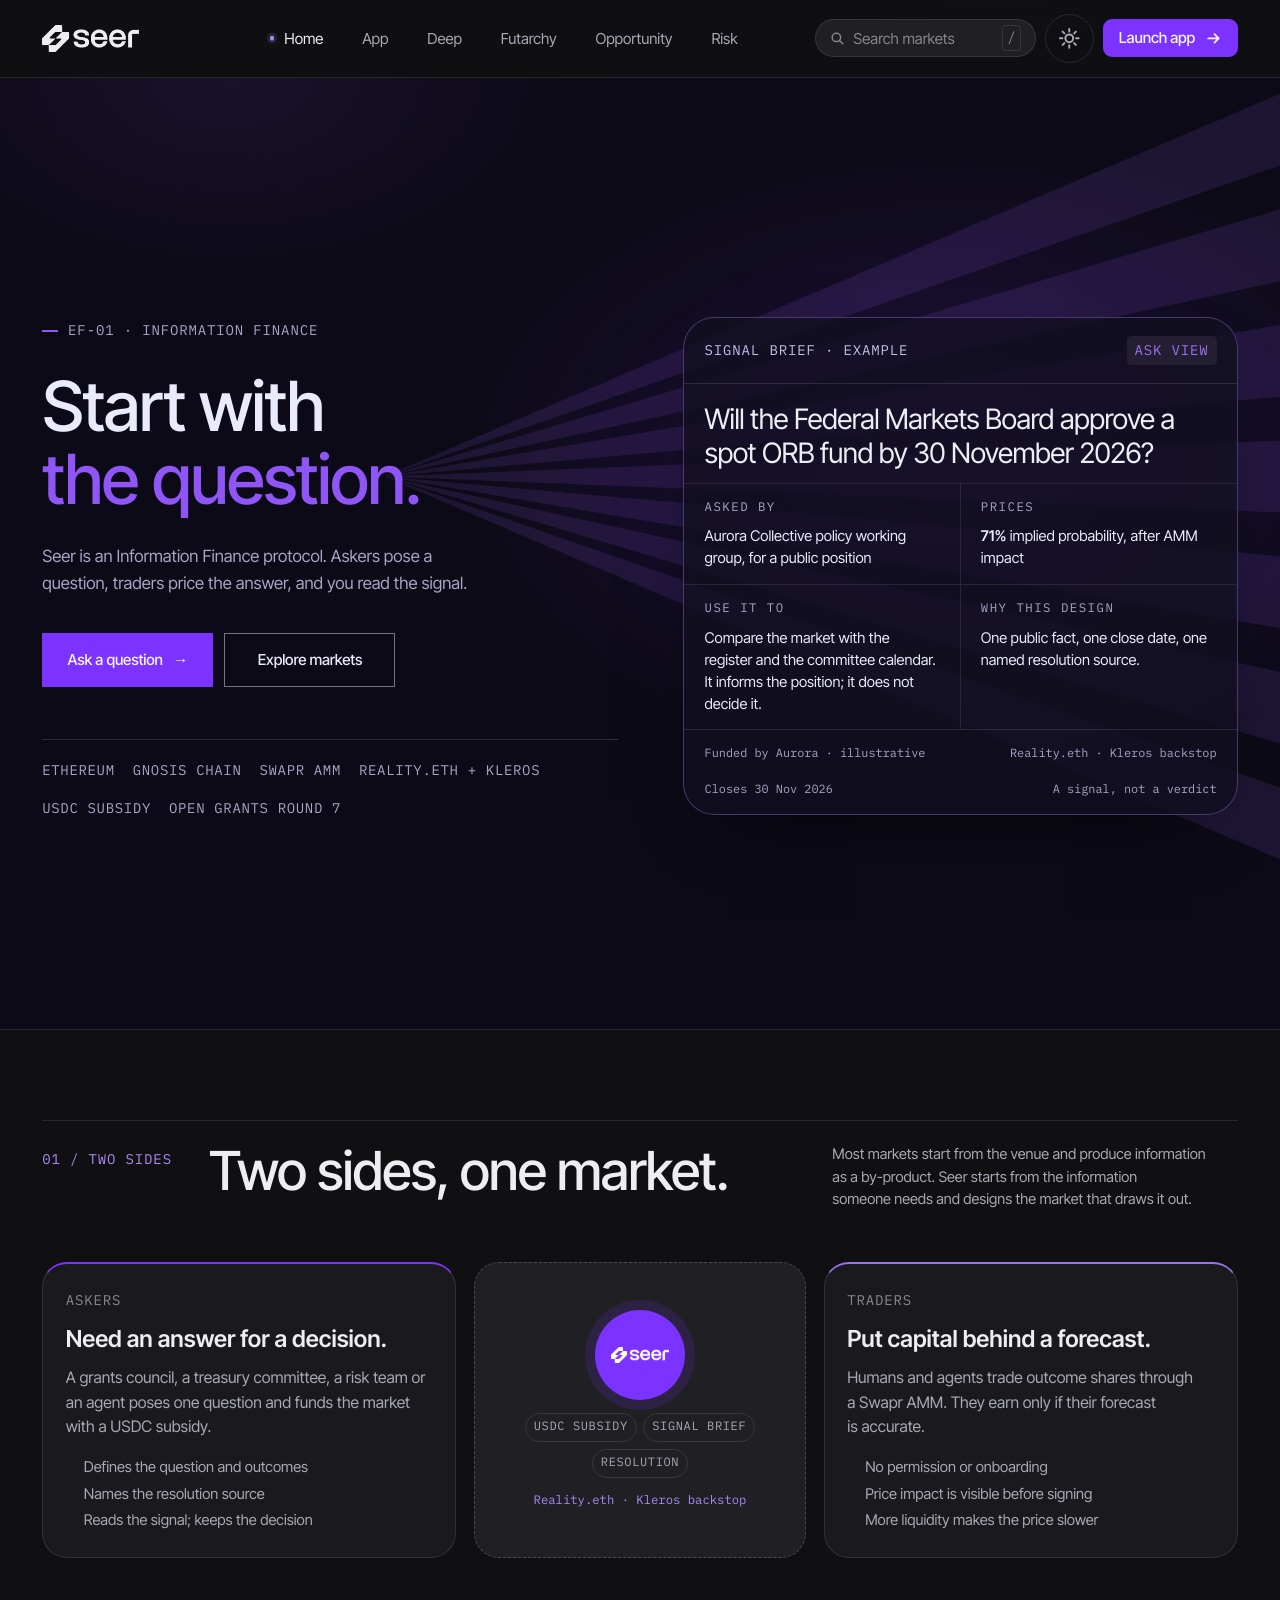
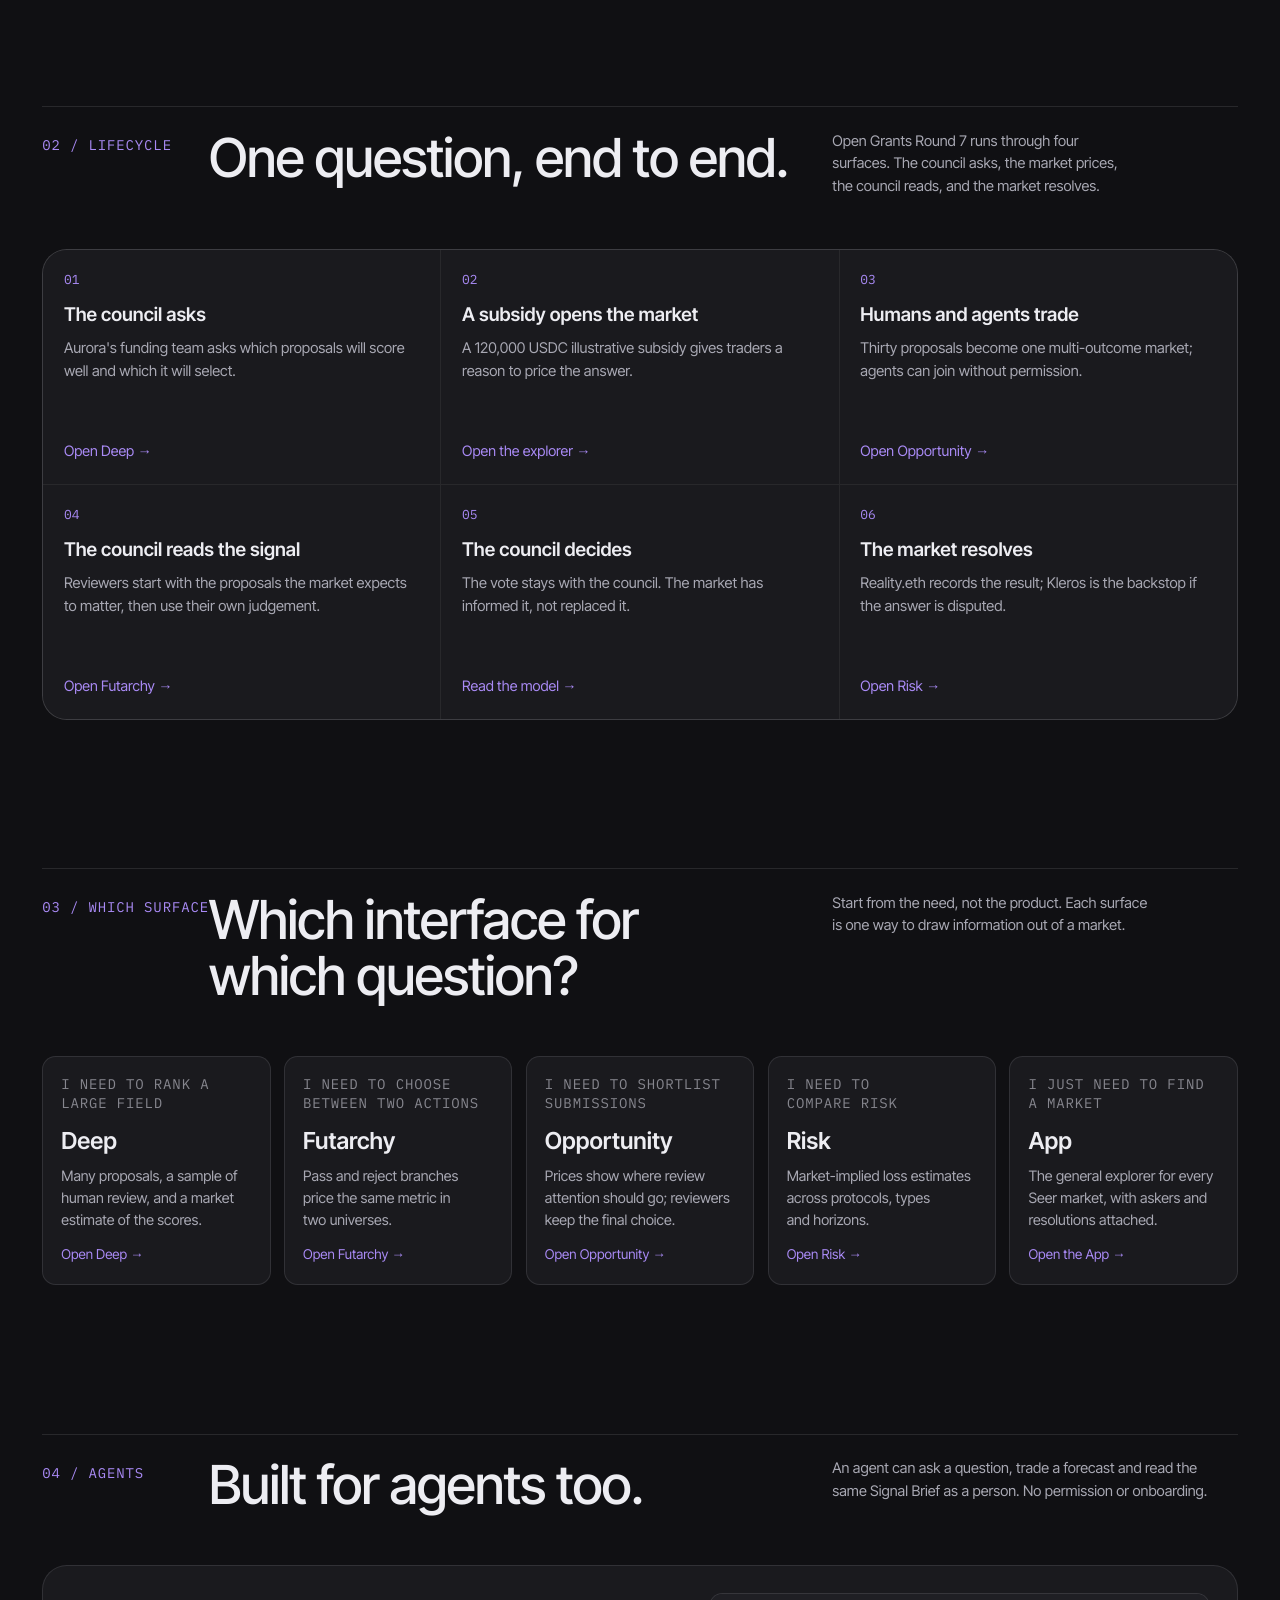
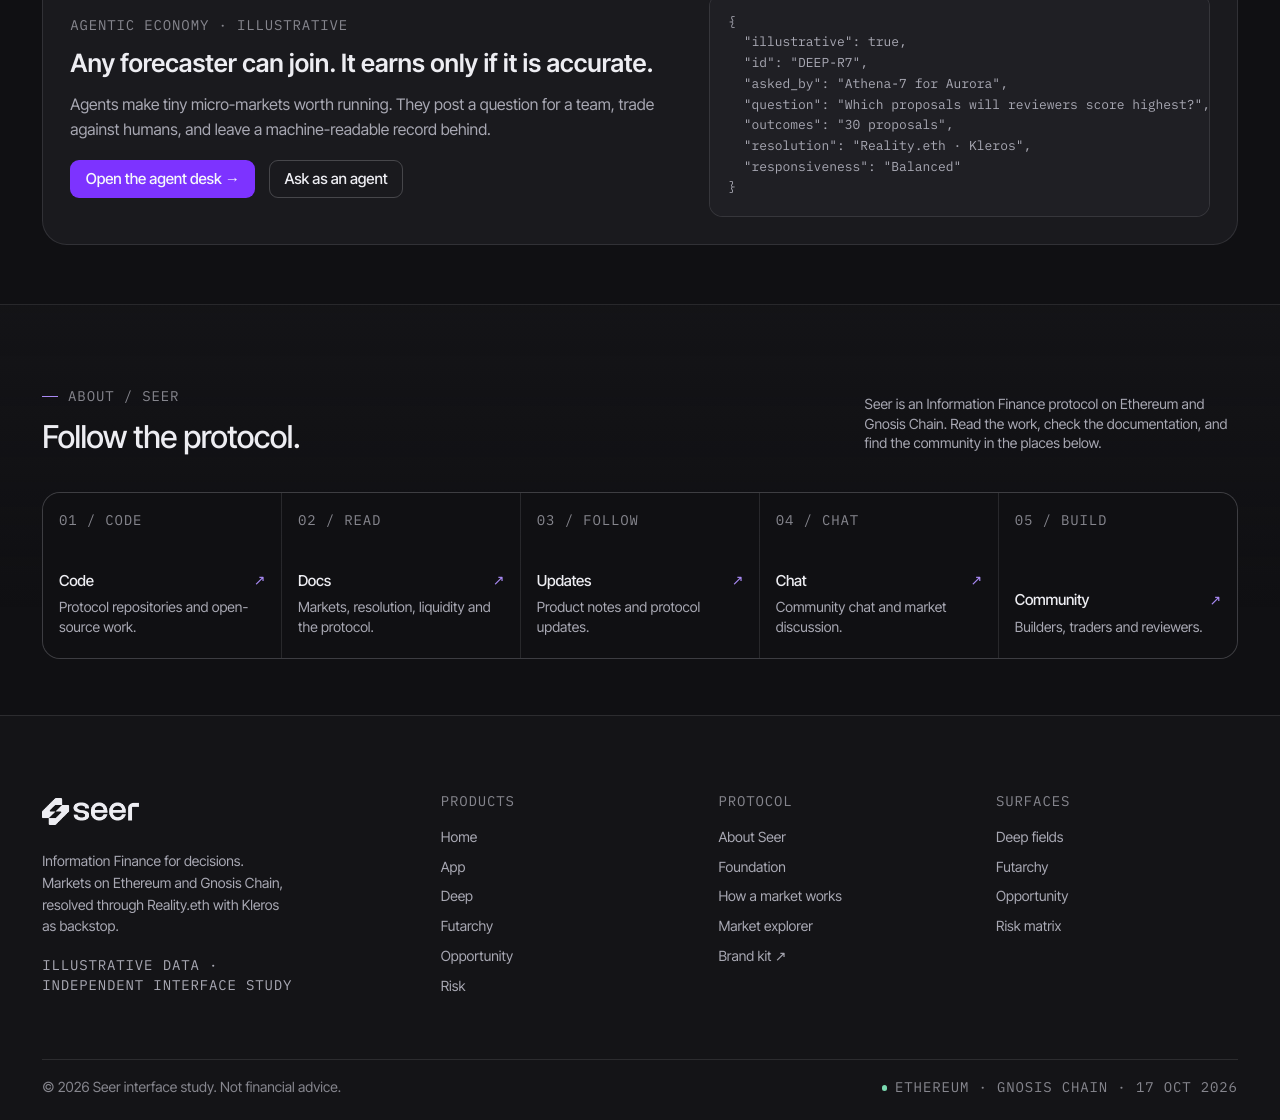
<file: index.html>
<!doctype html>
<html lang="en">
<head>
  <meta charset="utf-8">
  <meta name="viewport" content="width=device-width, initial-scale=1">
  <meta http-equiv="refresh" content="0; url=home/">
  <title>Seer: Six interfaces</title>
  <link rel="icon" href="logo/favicon.png" type="image/png">
  <link rel="stylesheet" href="shared/shared.css">
  <script>if (location.pathname.endsWith("/index.html")) location.replace("home/");</script>
</head>
<body data-page="home">
  <main class="wrap" style="min-height:100vh;display:grid;place-items:center;padding-block:3rem">
    <div style="max-width:32.5rem">
      <div class="brand" style="height:auto;margin-bottom:1.5rem"><span class="brand-lockup" aria-hidden="true"></span></div>
      <h1 class="h1">Six interfaces.<br>One foundation.</h1>
      <p class="lede" style="margin-top:1rem">You are being redirected to the Seer homepage. If nothing happens, choose a surface:</p>
      <div class="row mt-24">
        <a class="btn btn-sm" href="home/index.html">Home</a>
        <a class="btn btn-ghost btn-sm" href="app/index.html">App</a>
        <a class="btn btn-ghost btn-sm" href="deep/index.html">Deep</a>
        <a class="btn btn-ghost btn-sm" href="futarchy/index.html">Futarchy</a>
        <a class="btn btn-ghost btn-sm" href="opportunity/index.html">Opportunity</a>
        <a class="btn btn-ghost btn-sm" href="risk/index.html">Risk</a>
      </div>
    </div>
  </main>
</body>
</html>
</file>
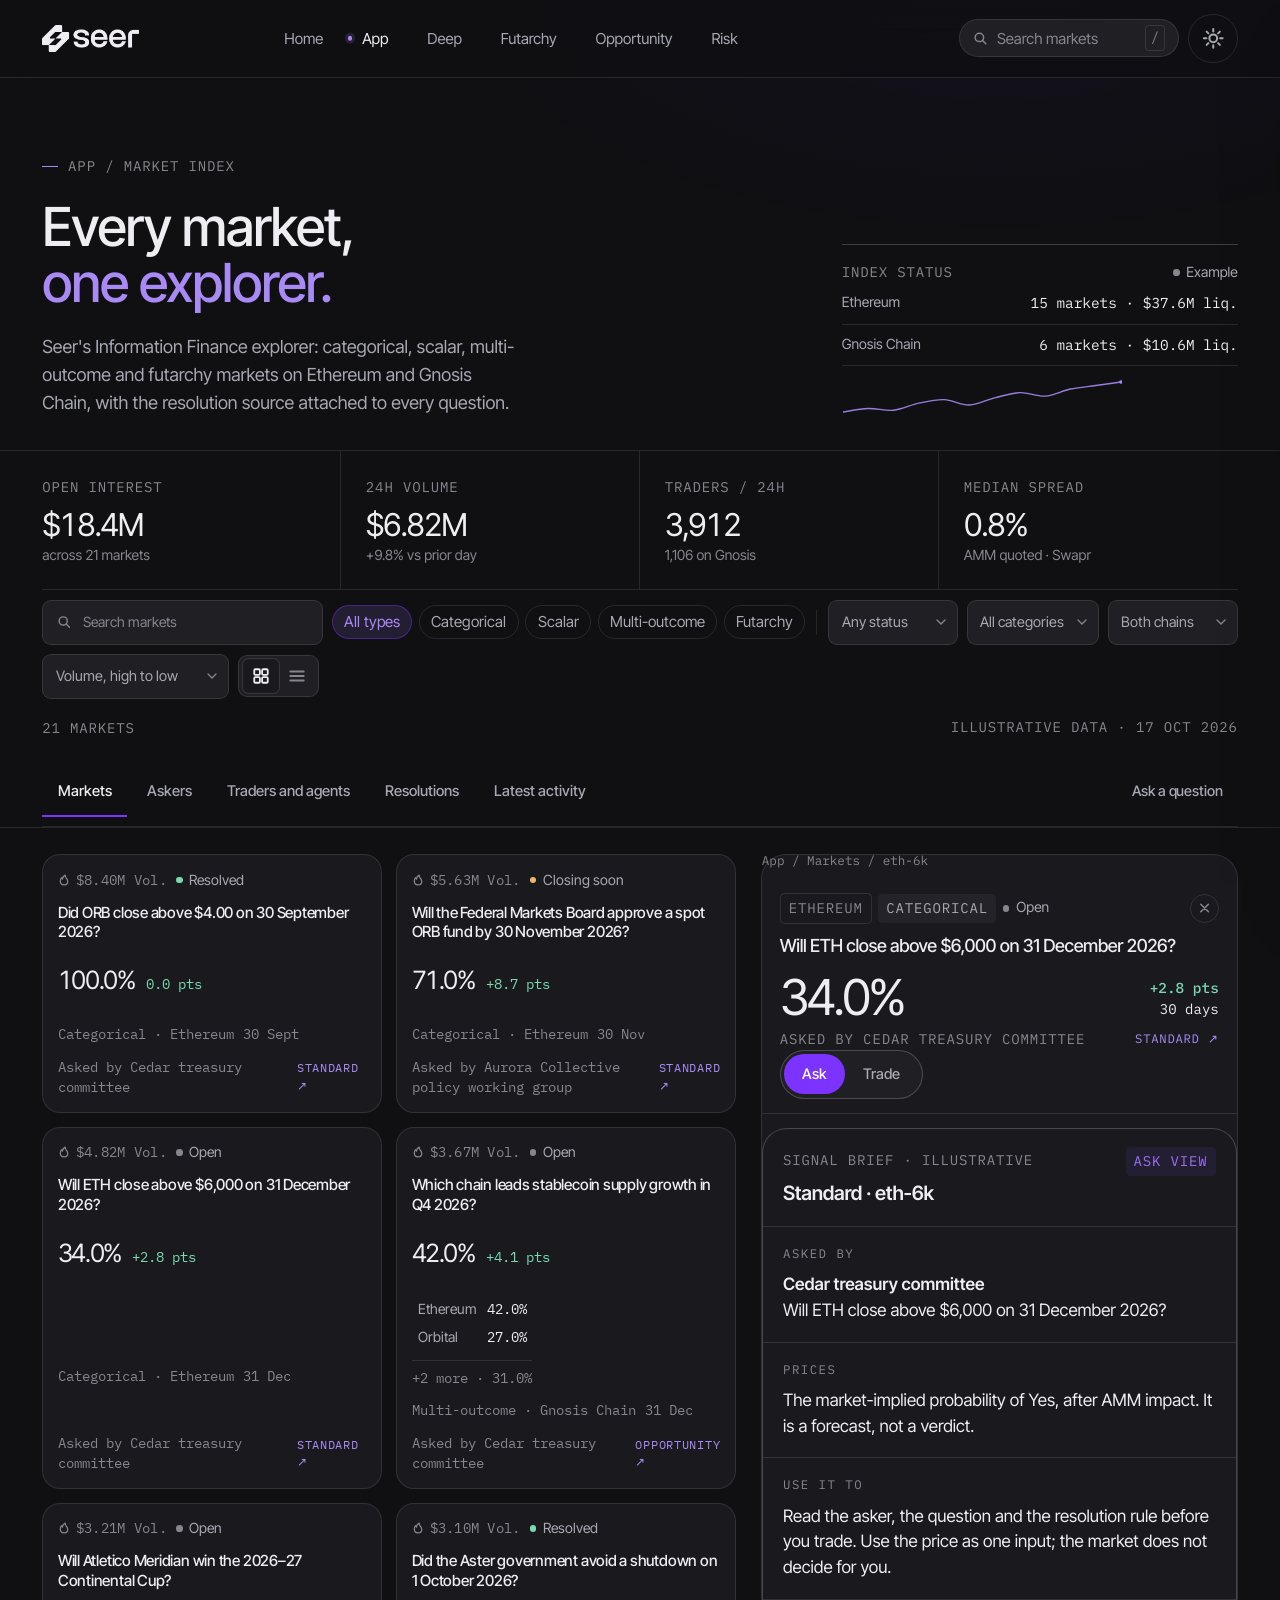
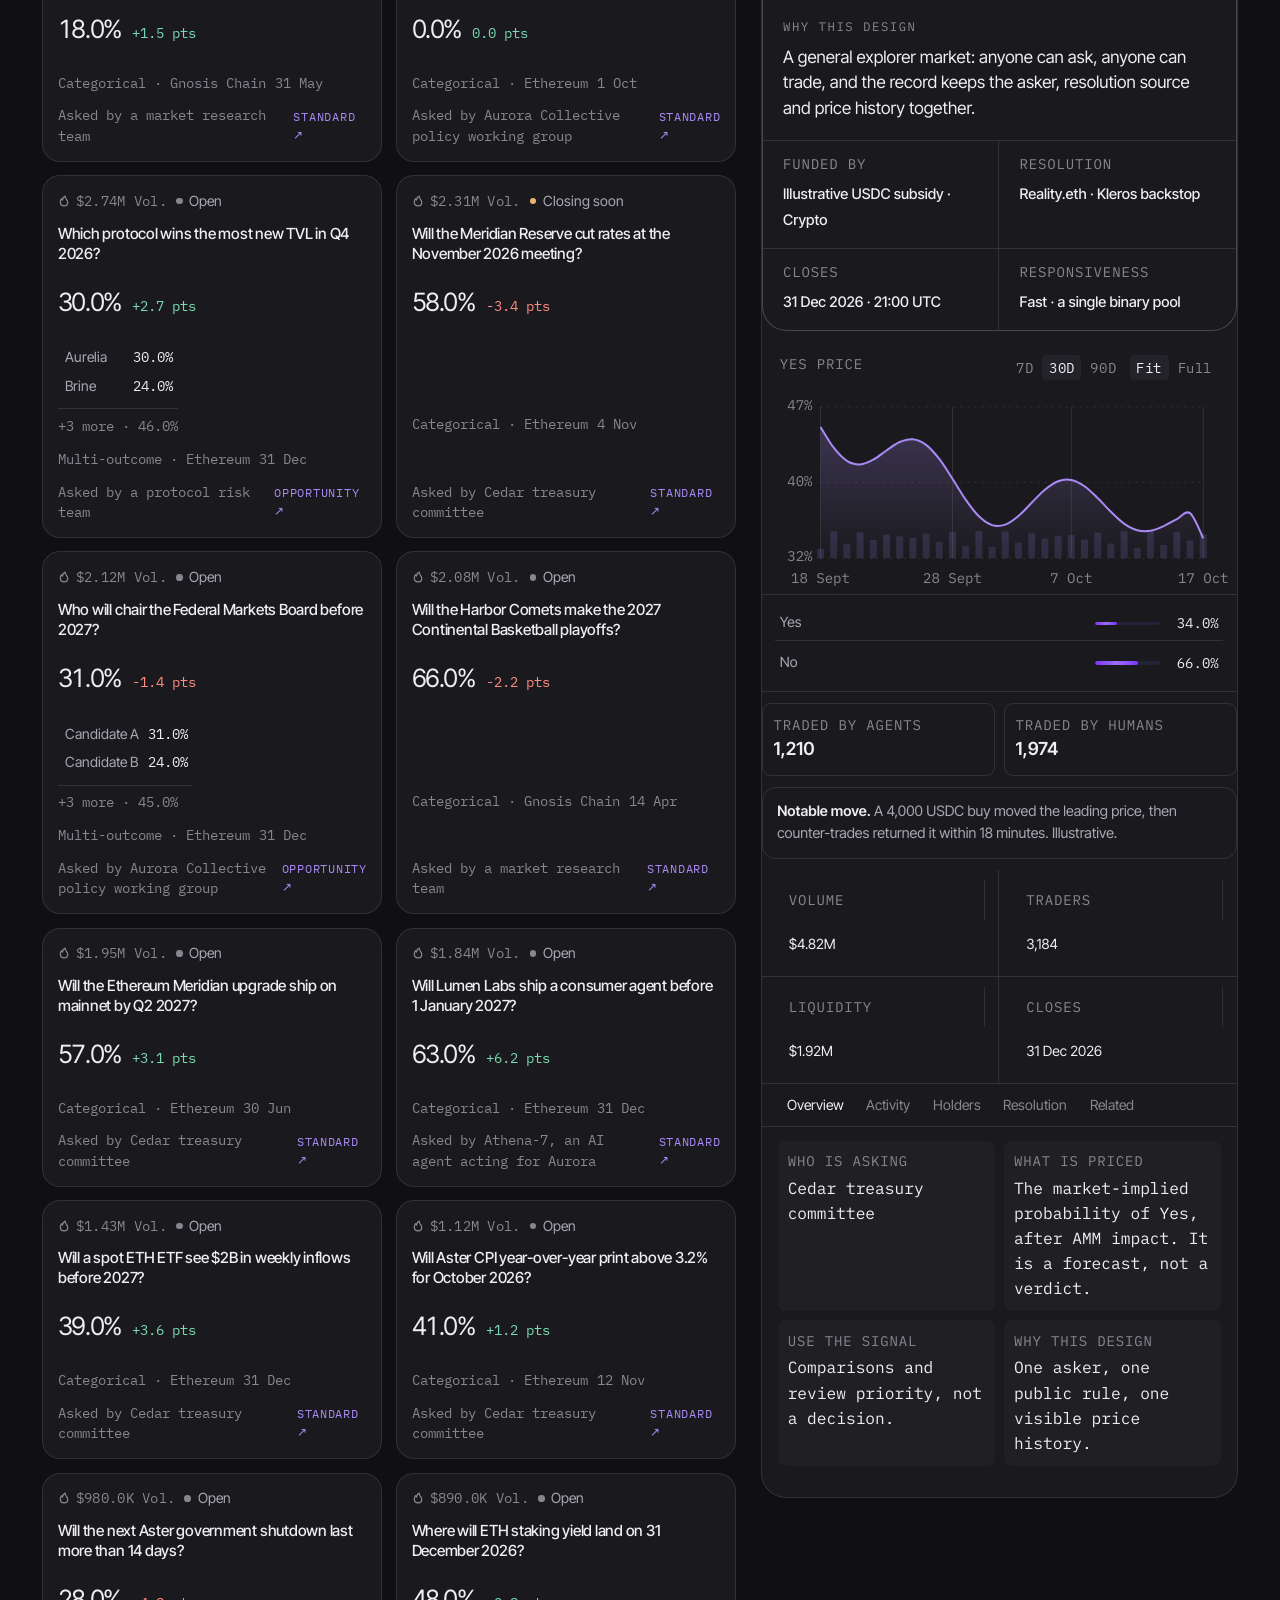
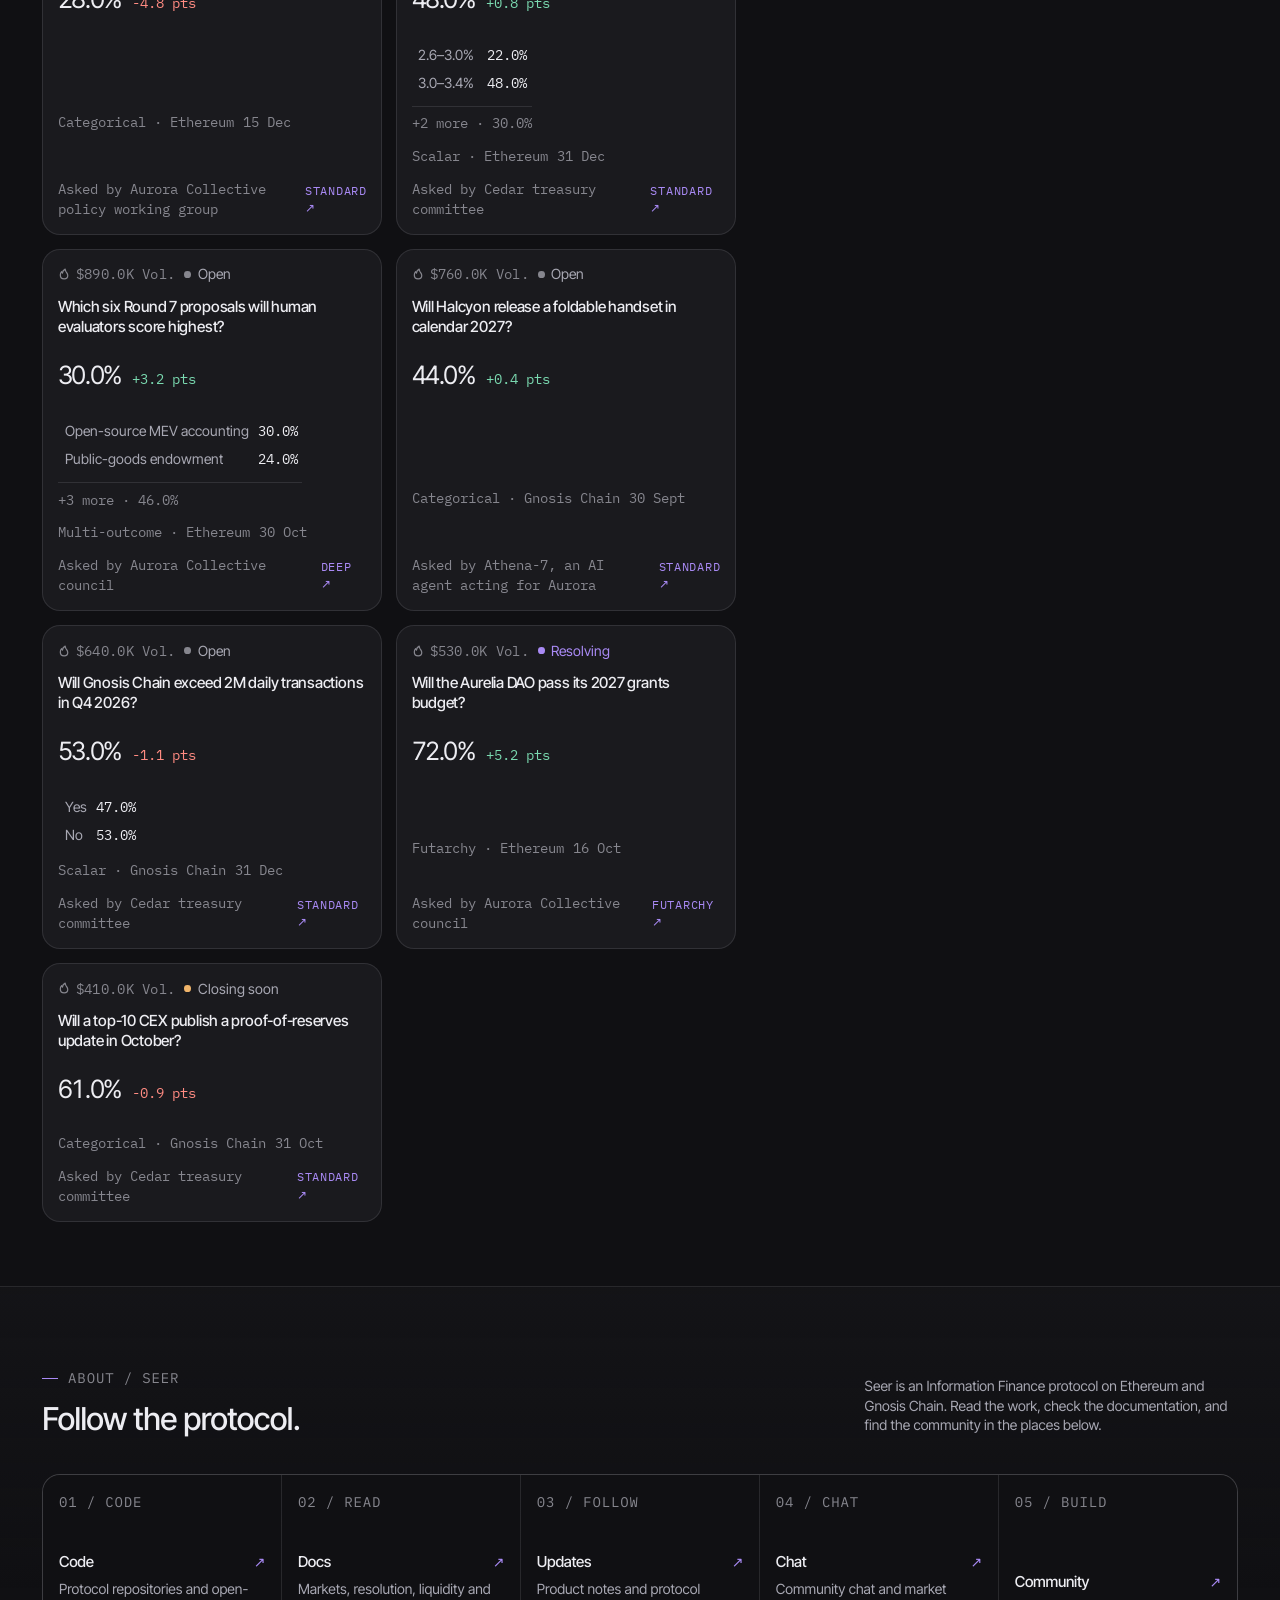
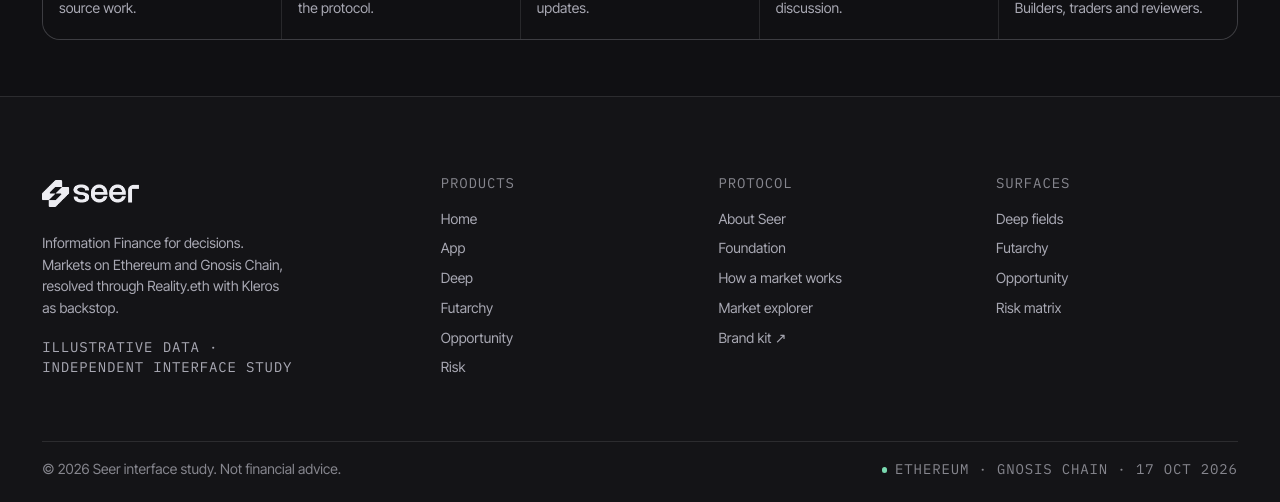
<file: app/index.html>
<!doctype html>
<html lang="en">
<head>
  <meta charset="utf-8">
  <meta name="viewport" content="width=device-width, initial-scale=1">
  <meta name="description" content="Seer App: the Information Finance explorer for every market, asker and resolution across Ethereum and Gnosis Chain.">
  <meta name="theme-color" content="#101013">
  <title>Seer App: the Information Finance explorer</title>
  <script>try{var t=localStorage.getItem('seer-theme');if(t==='light')document.documentElement.dataset.theme='light'}catch(e){}</script>
  <link rel="icon" href="../logo/favicon.png" type="image/png">
  <link rel="stylesheet" href="../shared/shared.css?v=39">
  <style>
    body[data-page="app"] .top-actions > a.btn { display: none !important; }
    .explorer-head { padding-block: clamp(44px, 5.6vw, 72px) 32px; border-bottom: 1px solid var(--line); }
    .explorer-head-grid { display: grid; grid-template-columns:minmax(0, 1.3fr) minmax(17.5rem, .7fr); gap:clamp(2rem, 5vw, 4.5rem); align-items: end; }
    .explorer-head h1 { max-width:14ch; margin-top:1.25rem; }
    .explorer-head .lede { margin-top:1.25rem; max-width:55ch; }
    .index-status { border-top: 1px solid var(--line-strong); padding-top:1rem; }
    .index-status .top { display: flex; align-items: center; justify-content: space-between; gap:.75rem; }
    .index-status .chain-row { display: flex; justify-content: space-between; gap:1rem; align-items: center; padding:.5625rem 0; border-bottom: 1px solid var(--line); font-size:.7188rem; color: var(--text-2); }
    .index-status .chain-row b { font-family: var(--font-mono); font-weight: 400; font-size:.6562rem; color: var(--text); }
    .index-status .spark { margin-top:.75rem; height:2.125rem; }
    .index-status .foot { display: flex; justify-content: space-between; gap:.75rem; margin-top:.5rem; }

    .app-stats { position:relative; display:grid; grid-template-columns:repeat(4, minmax(0, 1fr)); border-bottom:1px solid var(--line); }
    .app-stat { padding:1.25rem 1.375rem 1.25rem 0; border-right: 1px solid var(--line); min-width:0; }
    .app-stat + .app-stat { padding-left:1.375rem; }
    .app-stat:last-child { border-right: 0; }
    .app-stat .k { display:block; }
    .app-stat .v { margin-top:.5rem; font-size:1.75rem; line-height:1; letter-spacing:-.045em; font-variant-numeric: tabular-nums; }
    .app-stat .s { margin-top:.3125rem; font-size:.6562rem; color: var(--muted); }

    .explorer-toolbar { position: relative; z-index: 40; background: color-mix(in srgb, var(--bg) 94%, transparent); border-bottom: 1px solid var(--line); }
    .toolbar-row { display: flex; flex-wrap: wrap; gap:.5rem; align-items: center; padding-block: 10px; }
    .toolbar-row .search-field { flex:1 1 15.625rem; }
    .toolbar-sep { width:.0625rem; height:1.375rem; background: var(--line); margin-inline: 2px; }
    .view-toggle { display: inline-flex; padding:.1875rem; border: 1px solid var(--line); border-radius:var(--r-sm); background: var(--surface); }
    .view-toggle button { width:2rem; height:1.875rem; display: grid; place-items: center; border: 0; border-radius:.3125rem; background: transparent; color: var(--muted); }
    .view-toggle button[aria-pressed="true"] { background: var(--card); color: var(--text); box-shadow: 0 0 0 1px var(--line); }
    .result-line { display: flex; align-items: center; justify-content: space-between; gap:.875rem; padding:.5rem 0 .75rem; flex-wrap: wrap; }
    .result-line .count { font-family: var(--font-mono); font-size:.625rem; letter-spacing:.06em; text-transform: uppercase; color: var(--muted); }
    .reset-btn { font-size:.6875rem; color: var(--violet-text); background: transparent; border: 0; padding:.125rem 0; border-bottom: 1px solid color-mix(in srgb, var(--violet-text) 40%, transparent); }

    .app-section { padding-block: 26px 64px; }
    .app-layout { display: grid; grid-template-columns:minmax(0, 1fr) 26.5rem; gap:1.375rem; align-items: start; }
    .app-list { min-width:0; }
    .app-market-grid { display: grid; grid-template-columns:repeat(2, minmax(0, 1fr)); gap:.75rem; }
    .app-card { padding:.8125rem; gap:.6875rem; border-radius:1rem; min-height:13.125rem; }
    .app-card .market-question { font-size:.8438rem; line-height:1.3; min-height:3.5em; -webkit-line-clamp: 3; }
    .app-card .market-card-top .meta { font-size:.5312rem; }
    .app-card .market-card-foot { font-size:.5312rem; }
    .app-card .prob { height:.25rem; }
    .app-card .card-prob-row { display: flex; align-items: baseline; justify-content: space-between; gap:.625rem; }
    .app-card .card-prob { font-size:1.5625rem; line-height:1; letter-spacing:-.055em; font-variant-numeric: tabular-nums; }
    .app-card .card-chg { font-family: var(--font-mono); font-size:.5938rem; }
    .app-card .card-chg.up { color: var(--success); }
    .app-card .card-chg.down { color: var(--live-text); }
    .app-card .outcome-more { font-family:var(--font-mono); font-size:.6875rem; color:var(--muted); padding-top:.375rem; border-top:1px solid var(--line); margin-top:.375rem; }
    .app-card .outcomes { gap:.1875rem; }
    .app-card .outcome { min-height:1.375rem; padding:.125rem .25rem .125rem .375rem; background: transparent; }
    .app-card .outcome .outcome-label { font-size:.625rem; }
    .app-card .outcome .outcome-price { font-size:.5938rem; }
    .app-card .market-card-foot { margin-top:auto; }

    .market-table { border: 1px solid var(--line); border-radius:var(--r-lg); overflow: hidden; display: none; }
    .market-table table { min-width:45rem; }
    .market-table .status { font-size:.625rem; }
    .market-table .prob-cell { display: flex; align-items: center; gap:.5rem; }
    .market-table .prob-cell .prob { width:3.5rem; }
    .market-table .prob-cell b { font-family: var(--font-mono); font-size:.625rem; font-weight: 400; min-width:2.125rem; text-align: right; }
    .app-list.is-table .app-market-grid { display: none; }
    .app-list.is-table .market-table { display: block; }

    /* Detail panel */
    .detail { border: 1px solid var(--line); border-radius:var(--r-card); background: var(--card); position: sticky; top:5.25rem; }
    .detail-empty { padding:3rem 1.25rem; text-align: center; color: var(--muted); }
    .detail-head { padding:.9375rem 1rem .8125rem; border-bottom: 1px solid var(--line); position: sticky; top:0; z-index: 3; background: var(--card); }
    .detail-top { display: flex; align-items: center; justify-content: space-between; gap:.625rem; }
    .detail-close { width:1.625rem; height:1.625rem; border: 1px solid var(--line); border-radius:50%; display: grid; place-items: center; background: transparent; color: var(--muted); }
    .detail-close:hover { color: var(--text); border-color: var(--line-strong); }
    .detail-q { margin-top:.625rem; font-size:1rem; line-height:1.3; letter-spacing:-.02em; font-weight: 500; width:100%; text-align: left; border: 0; background: transparent; padding:0; color: var(--text); }
    .detail-headline { display: flex; align-items: flex-end; justify-content: space-between; gap:.75rem; margin-top:.875rem; }
    .detail-headline .big { font-size:2.75rem; line-height:.9; letter-spacing:-.06em; font-variant-numeric: tabular-nums; }
    .detail-headline .big small { font-size:1rem; color: var(--muted); letter-spacing:-.02em; }
    .detail-headline .chg { font-family: var(--font-mono); font-size:.625rem; text-align: right; line-height:1.6; }
    .detail-headline .chg b { font-weight: 500; font-size:.6875rem; display: block; }
    .detail-chart { padding:.625rem .75rem .125rem; border-bottom: 1px solid var(--line); }
    .detail-chart .chart-head { margin-bottom:.25rem; padding:0 .25rem; }
    .detail-chart .chart-head .micro { margin:0; }
    .detail-chart .chart { margin-inline: -4px; }
    .detail-chart .legend { display: none; }
    .chart-controls { display:flex; align-items:center; gap:.375rem; flex-wrap:wrap; }
    .range-tabs { display: flex; gap:.125rem; }
    .range-tabs button { height:1.375rem; padding:0 .375rem; border: 0; border-radius:.25rem; background: transparent; color: var(--muted); font-family: var(--font-mono); font-size:.5rem; letter-spacing:.04em; }
    .range-tabs button[aria-pressed="true"] { background: var(--surface-2); color: var(--text); }

    .detail-outcomes { padding:.625rem .75rem; border-bottom: 1px solid var(--line); display: grid; gap:.25rem; }
    .detail-outcome { display: grid; grid-template-columns:minmax(0, 1fr) 3.625rem 2.75rem; align-items: center; gap:.5rem; padding:.375rem .25rem; border-bottom: 1px solid var(--line); }
    .detail-outcome:last-child { border-bottom: 0; }
    .detail-outcome .l { font-size:.7188rem; color: var(--text-2); overflow: hidden; text-overflow: ellipsis; white-space: nowrap; }
    .detail-outcome .p { font-family: var(--font-mono); font-size:.6562rem; text-align: right; color: var(--text); }
    .detail-outcome .prob { height:.1875rem; }
    .ticket-closed { border:1px dashed var(--line-strong); border-radius:.5rem; padding:1rem; color:var(--muted); font-size:.78rem; line-height:1.55; }
    .ticket-closed b { display:block; color:var(--text); font-weight:500; margin-bottom:.25rem; }
    .detail-ticket { padding:.75rem; border-bottom: 1px solid var(--line); }
    .detail-ticket .trade { border: 0; background: transparent; }
    .detail-ticket .trade-head { padding:0 0 .625rem; }
    .detail-ticket .trade-body { padding:.5rem 0 0; }
    .detail-ticket .trade-amount { padding-top:.125rem; }

    .detail-meta { display: grid; grid-template-columns:1fr 1fr; gap:0; border-bottom: 1px solid var(--line); }
    .detail-meta div { padding:.5625rem .75rem; border-right: 1px solid var(--line); border-bottom: 1px solid var(--line); }
    .detail-meta div:nth-child(even) { border-right: 0; }
    .detail-meta div:nth-last-child(-n+2) { border-bottom: 0; }
    .detail-meta .k { font-family: var(--font-mono); font-size:.5rem; letter-spacing:.09em; text-transform: uppercase; color: var(--muted); }
    .detail-meta .v { margin-top:.25rem; font-size:.7188rem; color: var(--text); }

    .detail-tabs { display: flex; gap:0; border-bottom: 1px solid var(--line); padding:0 .75rem; }
    .detail-tabs button { position: relative; height:2.375rem; padding:0 .625rem; border: 0; background: transparent; color: var(--muted); font-size:.6875rem; }
    .detail-tabs button[aria-selected="true"] { color: var(--text); }
    .detail-tabs button[aria-selected="true"]::after { content: ""; position: absolute; left:.5rem; right:.5rem; bottom:-.0625rem; height:.0625rem; background: var(--primary); }
    .detail-panel { padding:.75rem .875rem 1rem; }
    .detail-panel[hidden] { display: none; }
    .trade-list { display: grid; gap:0; }
    .trade-row-item { display: grid; grid-template-columns:2.5rem minmax(0, 1fr) auto; gap:.5rem; align-items: center; padding:.4375rem 0; border-bottom: 1px solid var(--line); font-size:.625rem; }
    .trade-row-item:last-child { border-bottom: 0; }
    .trade-row-item .side { font-family: var(--font-mono); font-size:.5rem; letter-spacing:.04em; padding:.1875rem .25rem; border-radius:.1875rem; text-align: center; }
    .trade-row-item .side.yes { background: var(--violet-soft); color: var(--violet-2); }
    .trade-row-item .side.no { background: var(--surface-2); color: var(--text-2); }
    .trade-row-item .who { color: var(--text-2); overflow: hidden; text-overflow: ellipsis; white-space: nowrap; }
    .trade-row-item .who span { display: block; color: var(--muted); font-size:.5312rem; margin-top:.0625rem; }
    .trade-row-item .amt { font-family: var(--font-mono); text-align: right; color: var(--text); }
    .trade-row-item .amt span { display: block; color: var(--muted); font-size:.5312rem; margin-top:.0625rem; }
    .liq-grid { display: grid; grid-template-columns:1fr 1fr; gap:.5rem; margin-bottom:.75rem; }
    .liq-box { padding:.5625rem; background: var(--surface); border-radius:.4375rem; }
    .liq-box .k { font-family: var(--font-mono); font-size:.5rem; letter-spacing:.08em; text-transform: uppercase; color: var(--muted); }
    .liq-box .v { margin-top:.25rem; font-size:.8125rem; font-family: var(--font-mono); }
    .liq-note { font-size:.625rem; line-height:1.5; color: var(--muted); }
    .rules-list { display: grid; gap:.625rem; }
    .rules-list li { padding-bottom:.625rem; border-bottom: 1px solid var(--line); font-size:.6562rem; line-height:1.5; color: var(--text-2); }
    .rules-list li:last-child { border-bottom: 0; padding-bottom:0; }
    .rules-list b { display: block; color: var(--text); font-weight: 500; font-size:.625rem; margin-bottom:.125rem; }

    .empty-app { padding:4rem 1.25rem; }
    .app-loading { display: grid; grid-template-columns:repeat(2, minmax(0, 1fr)); gap:.75rem; }

    @media (max-width: 1180px) {
      .app-layout { grid-template-columns:minmax(0, 1fr) 24rem; }
      .app-market-grid { grid-template-columns:1fr; }
      .app-stats .app-stat .v { font-size:1.5rem; }
    }
    @media (max-width: 980px) {
      .explorer-head-grid { grid-template-columns:1fr; align-items: start; }
      .index-status { max-width:32.5rem; }
      .app-layout { grid-template-columns:1fr; }
      .detail { position: static; }
      .app-market-grid { grid-template-columns:repeat(2, minmax(0, 1fr)); }
    }
    @media (max-width: 680px) {
      .explorer-head { padding-top:2.125rem; }
      .app-stats { grid-template-columns:1fr 1fr; }
      .app-stat { padding:.875rem .75rem .875rem 0; }
      .app-stat + .app-stat { padding-left:.75rem; }
      .app-stat:nth-child(2) { border-right: 0; }
      .app-stat:nth-child(n+3) { border-top: 1px solid var(--line); }
      .app-stat .v { font-size:1.375rem; }
      .app-stat .tag { display: none; }
      .toolbar-row { gap:.375rem; }
      .toolbar-sep { display: none; }
      .app-market-grid { grid-template-columns:1fr; }
      .app-card { min-height:0; }
      .detail-headline .big { font-size:2.5rem; }
      .detail { border-radius:1.125rem; }
      .market-table table { min-width:38.75rem; }
    }

    @media (min-width: 1024px) {
      
      body[data-page="app"] .index-status .chain-row { align-items:flex-start; }
      body[data-page="app"] .index-status .chain-row b { white-space:normal; text-align:right; max-width:68%; line-height:1.4; }
      body[data-page="app"] .outcome-more,
      body[data-page="app"] .card-chg,
      body[data-page="app"] .app-stat .s,
      body[data-page="app"] .index-status .chain-row,
      body[data-page="app"] .range-tabs button,
      body[data-page="app"] .trade-row-item,
      body[data-page="app"] .trade-row-item .who span,
      body[data-page="app"] .detail-outcome .l,
      body[data-page="app"] .detail-outcome .p,
      body[data-page="app"] .detail-meta .k,
      body[data-page="app"] .detail-meta .v,
      body[data-page="app"] .liq-note,
      body[data-page="app"] .result-line .count,
      body[data-page="app"] .detail-headline .chg,
      body[data-page="app"] .status,
      body[data-page="app"] .detail-ticket .trade-note { font-size:.78rem; line-height:1.45; }
      body[data-page="app"] .index-status .chain-row b,
      body[data-page="app"] .detail-tabs button,
      body[data-page="app"] .trade-row-item .amt span,
      body[data-page="app"] .trade-row-item .amt,
      body[data-page="app"] .detail-headline .chg b,
      body[data-page="app"] .detail-ticket .trade-note { font-size:.8rem; }

      body[data-page="app"] .app-card .market-card-top .meta,
      body[data-page="app"] .app-card .market-card-foot,
      body[data-page="app"] .app-card .outcome .outcome-label,
      body[data-page="app"] .app-card .outcome .outcome-price,
      body[data-page="app"] .status,
      body[data-page="app"] .tag,
      body[data-page="app"] .detail-tabs button,
      body[data-page="app"] .trade-row-item,
      body[data-page="app"] .trade-row-item .side,
      body[data-page="app"] .liq-box .k,
      body[data-page="app"] .rules-list li,
      body[data-page="app"] .detail-meta .k,
      body[data-page="app"] .detail-meta .v,
      body[data-page="app"] .search-field input,
      body[data-page="app"] .result-line .count { font-size:.78rem; line-height:1.45; }
      body[data-page="app"] .market-question { font-size:.85rem; }
      body[data-page="app"] .app-card .card-prob { font-size:1.4rem; }
      body[data-page="app"] table.data { font-size:.8rem; }
      body[data-page="app"] table.data .cell-title { font-size:.85rem; }
      body[data-page="app"] .detail-q { font-size:1rem; }
      body[data-page="app"] .btn,
      body[data-page="app"] .btn-sm,
      body[data-page="app"] .select { font-size:.8rem; }
    }
  </style>
</head>
<body data-page="app">
  <div id="site-header"></div>
  <main id="main">
    <section class="explorer-head">
      <div class="wrap">
        <div class="explorer-head-grid">
          <div>
            <p class="eyebrow">App / Market index</p>
            <h1 class="h1">Every market,<br><span class="accent">one explorer.</span></h1>
            <p class="lede">Seer's Information Finance explorer: categorical, scalar, multi-outcome and futarchy markets on Ethereum and Gnosis Chain, with the resolution source attached to every question.</p>
          </div>
          <aside class="index-status" aria-label="Index status">
            <div class="top"><span class="micro">Index status</span><span class="status is-open"><span class="dot"></span>Example</span></div>
            <div class="chain-row"><span>Ethereum</span><b>15 markets · $37.6M liq.</b></div>
            <div class="chain-row"><span>Gnosis Chain</span><b>6 markets · $10.6M liq.</b></div>
            <div class="spark" id="index-spark" aria-hidden="true"></div>
                      </aside>
        </div>
      </div>
    </section>

    <div class="wrap">
      <div class="app-stats" aria-label="Illustrative index statistics">
        <div class="app-stat"><div class="k"><span class="micro">Open interest</span></div><div class="v">$18.4M</div><div class="s">across 21 markets</div></div>
        <div class="app-stat"><div class="k"><span class="micro">24h volume</span></div><div class="v">$6.82M</div><div class="s">+9.8% vs prior day</div></div>
        <div class="app-stat"><div class="k"><span class="micro">Traders / 24h</span></div><div class="v">3,912</div><div class="s">1,106 on Gnosis</div></div>
        <div class="app-stat"><div class="k"><span class="micro">Median spread</span></div><div class="v">0.8%</div><div class="s">AMM quoted · Swapr</div></div>
      </div>
    </div>

    <div class="explorer-toolbar">
      <div class="wrap">
        <div class="toolbar-row">
          <label class="search-field">
            <span aria-hidden="true" id="search-icon"></span>
            <input id="market-search" type="search" placeholder="Search markets" autocomplete="off" aria-label="Search markets">
          </label>
          <div class="chip-tabs" id="type-tabs" role="group" aria-label="Filter by market type">
            <button class="chip-tab" type="button" data-type="All" aria-pressed="true">All types</button>
            <button class="chip-tab" type="button" data-type="Categorical" aria-pressed="false">Categorical</button>
            <button class="chip-tab" type="button" data-type="Scalar" aria-pressed="false">Scalar</button>
            <button class="chip-tab" type="button" data-type="Multi-outcome" aria-pressed="false">Multi-outcome</button>
            <button class="chip-tab" type="button" data-type="Futarchy" aria-pressed="false">Futarchy</button>
          </div>
          <span class="toolbar-sep" aria-hidden="true"></span>
          <select class="select" id="status-filter" aria-label="Filter by status">
            <option value="All">Any status</option>
            <option value="open">Open</option>
            <option value="closing">Closing soon</option>
            <option value="resolving">Resolving</option>
            <option value="resolved">Resolved</option>
          </select>
          <select class="select" id="category-filter" aria-label="Filter by category">
            <option value="All">All categories</option>
            <option value="Crypto">Crypto</option>
            <option value="Macro">Macro</option>
            <option value="Policy">Policy</option>
            <option value="Politics">Politics</option>
            <option value="DeFi">DeFi</option>
            <option value="Tech">Tech</option>
            <option value="Sports">Sports</option>
            <option value="Governance">Governance</option>
          </select>
          <select class="select" id="chain-filter" aria-label="Filter by chain">
            <option value="All">Both chains</option>
            <option value="Ethereum">Ethereum</option>
            <option value="Gnosis Chain">Gnosis Chain</option>
          </select>
          <select class="select" id="sort-filter" aria-label="Sort markets">
            <option value="volume">Volume, high to low</option>
            <option value="closing">Closing soonest</option>
            <option value="probability">Probability, high to low</option>
            <option value="change">Biggest 30d move</option>
          </select>
          <div class="view-toggle" role="group" aria-label="View">
            <button type="button" data-view="grid" aria-pressed="true" aria-label="Card view" id="grid-btn"></button>
            <button type="button" data-view="table" aria-pressed="false" aria-label="Table view" id="table-btn"></button>
          </div>
        </div>
        <div class="result-line">
          <span class="count" id="result-count" aria-live="polite">21 markets</span>
          <button class="reset-btn" type="button" id="reset-filters" hidden>Reset filters</button>
          <span class="micro" style="margin-left:auto">Illustrative data · 17 Oct 2026</span>
        </div>
        <div class="explorer-tabs" role="tablist" aria-label="Explorer views">
          <button type="button" role="tab" aria-selected="true" data-etab="markets">Markets</button>
          <button type="button" role="tab" aria-selected="false" data-etab="askers">Askers</button>
          <button type="button" role="tab" aria-selected="false" data-etab="agents">Traders and agents</button>
          <button type="button" role="tab" aria-selected="false" data-etab="resolutions">Resolutions</button>
          <button type="button" role="tab" aria-selected="false" data-etab="activity">Latest activity</button>
          <button class="btn btn-sm" type="button" id="open-ask" style="margin-left:auto">Ask a question</button>
        </div>
      </div>
    </div>

    <section class="app-section" aria-label="Market explorer">
      <div class="wrap">
        <div class="app-layout">
          <div class="app-list" id="app-list">
            <div id="explorer-alt" class="explorer-view as-table" hidden></div>
            <div class="app-market-grid" id="market-grid" aria-live="polite"></div>
            <div class="market-table table-wrap" id="market-table">
              <table class="data">
                <thead><tr><th scope="col">Market</th><th scope="col">Type</th><th scope="col">Chain</th><th scope="col" class="num">Probability</th><th scope="col" class="num">30d</th><th scope="col" class="num">Volume</th><th scope="col">Closes</th><th scope="col">Status</th></tr></thead>
                <tbody id="market-tbody"></tbody>
              </table>
            </div>
            <div id="app-empty" hidden></div>
          </div>
          <aside class="detail" id="detail" aria-label="Market detail" aria-live="polite"></aside>
        </div>
      </div>
    </section>
  </main>
    <section class="about-band" id="about" aria-labelledby="about-title">
      <div class="wrap">
        <div class="about-head">
          <div><p class="eyebrow">About / Seer</p><h2 class="h2" id="about-title">Follow the protocol.</h2></div>
          <p class="about-note">Seer is an Information Finance protocol on Ethereum and Gnosis Chain. Read the work, check the documentation, and find the community in the places below.</p>
        </div>
        <div class="about-links">
          <a class="about-link" href="https://github.com/seer-pm" target="_blank" rel="noopener noreferrer"><span class="about-index">01 / Code</span><span class="about-name">Code <span aria-hidden="true">↗</span></span><span class="about-desc">Protocol repositories and open-source work.</span></a>
          <a class="about-link" href="https://seer-3.gitbook.io/seer-documentation" target="_blank" rel="noopener noreferrer"><span class="about-index">02 / Read</span><span class="about-name">Docs <span aria-hidden="true">↗</span></span><span class="about-desc">Markets, resolution, liquidity and the protocol.</span></a>
          <a class="about-link" href="https://x.com/seer_pm?s=11" target="_blank" rel="noopener noreferrer"><span class="about-index">03 / Follow</span><span class="about-name">Updates <span aria-hidden="true">↗</span></span><span class="about-desc">Product notes and protocol updates.</span></a>
          <a class="about-link" href="https://t.me/Seerpredictionmarket" target="_blank" rel="noopener noreferrer"><span class="about-index">04 / Chat</span><span class="about-name">Chat <span aria-hidden="true">↗</span></span><span class="about-desc">Community chat and market discussion.</span></a>
          <a class="about-link" href="https://discord.com/invite/AYqDkeZuvk" target="_blank" rel="noopener noreferrer"><span class="about-index">05 / Build</span><span class="about-name">Community <span aria-hidden="true">↗</span></span><span class="about-desc">Builders, traders and reviewers.</span></a>
        </div>
      </div>
    </section>

  <div id="site-footer"></div>
  <script src="../shared/shared.js?v=39"></script>
  <script>
    (function () {
      const S = window.SEER, f = S.fmt;
      const state = { q: '', type: 'All', status: 'All', chain: 'All', category: 'All', sort: 'volume', view: 'grid', selected: 'eth-6k', range: '30d', chartScale: 'fit', detailTab: 'overview', explorerTab: 'markets' };
      const grid = document.getElementById('market-grid');
      const tbody = document.getElementById('market-tbody');
      const detail = document.getElementById('detail');
      const empty = document.getElementById('app-empty');
      const count = document.getElementById('result-count');
      const reset = document.getElementById('reset-filters');
      const appList = document.getElementById('app-list');
      document.getElementById('search-icon').innerHTML = S.icons.search;
      document.getElementById('grid-btn').innerHTML = S.icons.grid;
      document.getElementById('table-btn').innerHTML = S.icons.table;
      S.charts.sparkline(document.getElementById('index-spark'), [44, 46, 45, 49, 51, 48, 52, 55, 53, 57, 59, 61], { width: 280, height: 34 });

      const statusOrder = { open: 0, closing: 1, resolving: 2, resolved: 3 };
      function appCfg(m) {
        const asks = {
          Policy: 'Aurora Collective policy working group', Crypto: 'Cedar treasury committee', Macro: 'Cedar treasury committee', DeFi: 'a protocol risk team', Governance: 'Aurora Collective council', Tech: 'Athena-7, an AI agent acting for Aurora', Politics: 'Aurora Collective policy working group', Sports: 'a market research team'
        };
        const iface = m.id === 'deep-r7' ? 'Deep' : m.type === 'Futarchy' ? 'Futarchy' : m.type === 'Multi-outcome' ? 'Opportunity' : m.id === 'tvl-winner' ? 'Risk' : 'Standard';
        return { asker: asks[m.category] || 'Aurora Collective research desk', question: m.question, prices: 'The market-implied probability of ' + (m.type === 'Multi-outcome' ? 'the leading outcome' : 'Yes') + ', after AMM impact. It is a forecast, not a verdict.', use: 'Read the asker, the question and the resolution rule before you trade. Use the price as one input; the market does not decide for you.', why: 'A general explorer market: anyone can ask, anyone can trade, and the record keeps the asker, resolution source and price history together.', funded: 'Illustrative USDC subsidy · ' + S.esc(m.category), resolution: m.resolution, close: m.closes, response: m.type === 'Multi-outcome' ? 'Balanced · shared liquidity across outcomes' : 'Fast · a single binary pool', id: m.id, interface: iface, outcomes: m.outcomes.map(o => o.label).join(' / '), price: f.pct(m.leading.price) };
      }
      function ifaceLink(iface) {
        const href = iface === 'Deep' ? '../deep/index.html' : iface === 'Futarchy' ? '../futarchy/index.html' : iface === 'Opportunity' ? '../opportunity/index.html' : iface === 'Risk' ? '../risk/index.html' : '../app/index.html';
        return '<a class="interface-badge" href="' + href + '">' + iface + ' ↗</a>';
      }
      function probText(m) {
        if (m.type === 'Multi-outcome' || m.type === 'Scalar') return f.pct(m.leading.price);
        return f.pct(m.outcomes[0].price);
      }
      function thumb(m) {
        return '<div class="card-prob-row"><div class="card-prob">' + probText(m) + '</div><div class="card-chg ' + (m.change >= 0 ? 'up' : 'down') + '">' + f.pts(m.change) + '</div></div>' +
          '<div class="prob" style="--p:' + f.pct(m.leading.price, 1) + '"><span></span></div>';
      }
      function cardMarkup(m) {
        const multi = m.type === 'Multi-outcome' || m.type === 'Scalar';
        const hidden = multi ? m.outcomes.slice(2) : [];
        const hiddenPct = hidden.reduce((a, o) => a + o.price, 0);
        const outcomes = multi
          ? '<div class="outcomes">' + m.outcomes.slice(0, 2).map((o) => '<div class="outcome"><span class="outcome-label">' + S.esc(o.label) + '</span><span class="outcome-price">' + f.pct(o.price) + '</span></div>').join('') +
            (hidden.length ? '<div class="outcome-more">+' + hidden.length + ' more · ' + f.pct(hiddenPct) + '</div>' : '') + '</div>'
          : '';
        return '<button class="market-card app-card" type="button" data-id="' + m.id + '" aria-pressed="' + (state.selected === m.id) + '">' +
          '<div class="market-card-top"><span class="meta">' + S.icons.flame + ' ' + f.usd(m.volume) + ' Vol.</span>' + S.statusMarkup(m.status) + '</div>' +
          '<div class="market-question">' + S.esc(m.question) + '</div>' +
          thumb(m) + outcomes +
          '<div class="market-card-foot"><span>' + S.esc(m.type) + ' · ' + S.esc(m.chain) + '</span><span>' + f.shortDate(m.closes) + '</span></div>' +
          '<div class="market-card-foot"><span>Asked by ' + S.esc(appCfg(m).asker) + '</span>' + ifaceLink(appCfg(m).interface) + '</div>' +
          '</button>';
      }
      function rowMarkup(m) {
        return '<tr tabindex="0" data-id="' + m.id + '" aria-selected="' + (state.selected === m.id) + '">' +
          '<td><span class="cell-title">' + S.esc(m.question) + '</span></td>' +
          '<td class="mono">' + S.esc(m.type) + '</td>' +
          '<td class="mono">' + S.esc(m.chain) + '</td>' +
          '<td class="num"><div class="prob-cell"><div class="prob"><span style="width:' + f.pct(m.leading.price) + '"></span></div><b>' + probText(m) + '</b></div></td>' +
          '<td class="num mono ' + (m.change >= 0 ? 'trend-up' : 'trend-down') + '">' + f.pts(m.change) + '</td>' +
          '<td class="num mono">' + f.usd(m.volume) + '</td>' +
          '<td class="mono">' + f.shortDate(m.closes) + '</td>' +
          '<td>' + S.statusMarkup(m.status) + '</td></tr>';
      }

      function filtered() {
        let list = S.markets.slice();
        const q = state.q.trim().toLowerCase();
        if (q) list = list.filter((m) => (m.question + ' ' + m.category + ' ' + m.type + ' ' + m.chain + ' ' + m.id).toLowerCase().includes(q));
        if (state.type !== 'All') list = list.filter((m) => m.type === state.type);
        if (state.status !== 'All') list = list.filter((m) => m.status === state.status);
        if (state.chain !== 'All') list = list.filter((m) => m.chain === state.chain);
        if (state.category !== 'All') list = list.filter((m) => m.category === state.category);
        if (state.sort === 'volume') list.sort((a, b) => b.volume - a.volume);
        if (state.sort === 'closing') list.sort((a, b) => new Date(a.closes) - new Date(b.closes));
        if (state.sort === 'probability') list.sort((a, b) => b.leading.price - a.leading.price);
        if (state.sort === 'change') list.sort((a, b) => Math.abs(b.change) - Math.abs(a.change));
        return list;
      }

      function renderList() {
        const list = filtered();
        count.textContent = list.length + (list.length === 1 ? ' market' : ' markets');
        const dirty = state.q || state.type !== 'All' || state.status !== 'All' || state.chain !== 'All' || state.category !== 'All';
        reset.hidden = !dirty;
        grid.innerHTML = list.map(cardMarkup).join('');
        tbody.innerHTML = list.map(rowMarkup).join('');
        empty.hidden = list.length !== 0;
        if (!list.length) {
          empty.className = 'empty empty-app';
          empty.innerHTML = '<div class="empty-title">No markets match those filters.</div><p>Try a broader search, another market type, or clear the status and chain filters.</p><button class="btn btn-sm mt-8" type="button" id="empty-clear">Clear filters</button>';
          const b = document.getElementById('empty-clear');
          if (b) b.addEventListener('click', clearFilters);
        }
        appList.classList.toggle('is-table', state.view === 'table');
      }

      function clearFilters() {
        state.q = ''; state.type = 'All'; state.status = 'All'; state.chain = 'All'; state.category = 'All';
        document.getElementById('market-search').value = '';
        document.getElementById('category-filter').value = 'All';
        document.getElementById('status-filter').value = 'All';
        document.getElementById('chain-filter').value = 'All';
        document.querySelectorAll('#type-tabs .chip-tab').forEach((b) => b.setAttribute('aria-pressed', String(b.dataset.type === 'All')));
        renderList();
      }

      grid.addEventListener('click', (e) => {
        const b = e.target.closest('[data-id]');
        if (b) selectMarket(b.dataset.id);
      });
      tbody.addEventListener('click', (e) => {
        const tr = e.target.closest('tr[data-id]');
        if (tr) selectMarket(tr.dataset.id);
      });
      tbody.addEventListener('keydown', (e) => {
        if (e.key !== 'Enter' && e.key !== ' ') return;
        const tr = e.target.closest('tr[data-id]');
        if (!tr) return;
        e.preventDefault();
        selectMarket(tr.dataset.id);
      });

      function historyFor(m, range) {
        const base = m.history;
        if (range === '7d') return base.slice(-7);
        if (range === '30d') return base;
        const vals = [];
        const end = base[0].value;
        for (let i = 0; i < 90; i++) {
          const t = i / 89;
          const v = S.clamp(end * (1 - .16 + t * .16) + Math.sin(i * .32 + 2) * .018 + Math.cos(i * .7) * .008, .01, .99);
          vals.push({ date: new Date(Date.now() - (89 - i) * 864e5).toISOString().slice(0, 10), value: i === 89 ? base[base.length - 1].value : v });
        }
        return vals;
      }

      function recentTrades(m) {
        const names = ['0x41f2…8c90', 'vault.eth', '0x9ab1…02de', 'riskdao.eth', '0x77c4…a0e1', '0x2d10…b3f8', 'agent.athena', '0x8fe1…9c2a'];
        const sides = ['Yes', 'No', 'Yes', 'Yes', 'No', 'Yes', 'Yes', 'No'];
        return Array.from({ length: 6 }).map((_, i) => {
          const side = m.type === 'Multi-outcome' ? m.outcomes[(i + 1) % m.outcomes.length].label : sides[i % 2];
          const amt = 120 + ((i * 733) % 2400);
          return { side, who: names[(i + m.id.length) % names.length], amount: amt, price: S.clamp(m.leading.price + (i % 3 - 1) * .004, .01, .99), time: (i * 3 + 2) + 'm ago' };
        });
      }

      function renderDetail() {
        const m = S.markets.find((x) => x.id === state.selected);
        if (!m) {
          detail.innerHTML = '<div class="detail-empty"><div class="micro" style="margin-bottom:.5rem">No market selected</div><p class="small">Choose a market from the index to read its record, chart and trade ticket.</p></div>';
          return;
        }
        const binary = m.type !== 'Multi-outcome' && m.type !== 'Scalar';
        detail.innerHTML =
          '<div class="detail-breadcrumb">App / Markets / ' + S.esc(m.id) + '</div>' +
          '<div class="detail-head">' +
          '<div class="detail-top"><div class="row" style="gap:.375rem"><span class="tag tag-chain">' + S.esc(m.chain) + '</span><span class="tag">' + S.esc(m.type) + '</span>' + S.statusMarkup(m.status) + '</div><button class="detail-close" type="button" id="detail-close" aria-label="Close market detail">' + S.icons.close + '</button></div>' +
          '<h2 class="detail-q">' + S.esc(m.question) + '</h2>' +
          '<div class="detail-headline"><div class="big">' + probText(m) + '</div><div class="chg"><b class="' + (m.change >= 0 ? 'trend-up' : 'trend-down') + '">' + f.pts(m.change) + '</b><span>30 days</span></div></div>' +
          '<div class="row" style="justify-content:space-between;margin-top:.6rem"><span class="micro">Asked by ' + S.esc(appCfg(m).asker) + '</span>' + ifaceLink(appCfg(m).interface) + '</div>' +
          '<div class="at-switch" role="group" aria-label="Ask or trade view"><button type="button" data-at="ask">Ask</button><button type="button" data-at="trade">Trade</button></div>' +
          '</div>' +
          '<div class="detail-brief">' + S.briefHTML(appCfg(m), true) + '</div>' +
          '<div class="detail-chart">' +
          '<div class="chart-head"><span class="micro">' + (binary ? 'Yes price' : 'Leading outcome · ' + S.esc(m.leading.label)) + '</span><div class="chart-controls"><div class="range-tabs" role="group" aria-label="Chart range"><button type="button" data-range="7d" aria-pressed="' + (state.range === '7d') + '">7D</button><button type="button" data-range="30d" aria-pressed="' + (state.range === '30d') + '">30D</button><button type="button" data-range="90d" aria-pressed="' + (state.range === '90d') + '">90D</button></div><div class="range-tabs" role="group" aria-label="Chart scale"><button type="button" data-scale="fit" aria-pressed="' + (state.chartScale === 'fit') + '">Fit</button><button type="button" data-scale="full" aria-pressed="' + (state.chartScale === 'full') + '">Full</button></div></div></div>' +
          '<div id="detail-chart-slot"><div class="skeleton" style="height:11.25rem;border-radius:0"></div></div>' +
          '</div>' +
          '<div class="detail-outcomes">' + m.outcomes.map((o) => '<div class="detail-outcome"><span class="l">' + S.esc(o.label) + '</span><div class="prob"><span style="width:' + f.pct(o.price) + '"></span></div><span class="p">' + f.pct(o.price) + '</span></div>').join('') + '</div>' +
          '<div class="detail-split"><div><span class="micro">Traded by agents</span><b>' + f.num(Math.round(m.traders * .38)) + '</b></div><div><span class="micro">Traded by humans</span><b>' + f.num(Math.round(m.traders * .62)) + '</b></div></div>' +
          '<div class="detail-notable"><b>Notable move.</b> A 4,000 USDC buy moved the leading price, then counter-trades returned it within 18 minutes. Illustrative.</div>' +
          '<div class="detail-ticket" id="detail-ticket"></div>' +
          '<div class="if-trade-only" id="detail-agent-desk"></div>' +
          '<div class="detail-meta">' +
          '<div><div class="k">Volume</div><div class="v">' + f.usd(m.volume) + '</div></div>' +
          '<div><div class="k">Traders</div><div class="v">' + f.num(m.traders) + '</div></div>' +
          '<div><div class="k">Liquidity</div><div class="v">' + f.usd(m.liquidity) + '</div></div>' +
          '<div><div class="k">Closes</div><div class="v">' + f.date(m.closes) + '</div></div>' +
          '</div>' +
          '<div class="detail-tabs" role="tablist" aria-label="Market detail sections">' +
          ['overview', 'activity', 'holders', 'resolution', 'related'].map((t) => '<button type="button" role="tab" id="dtab-' + t + '" aria-selected="' + (state.detailTab === t) + '" data-dtab="' + t + '">' + (t === 'overview' ? 'Overview' : t === 'activity' ? 'Activity' : t === 'holders' ? 'Holders' : t === 'resolution' ? 'Resolution' : 'Related') + '</button>').join('') +
          '</div>' +
          '<div class="detail-panel" id="detail-panel"></div>';

        // Chart
        const hist = historyFor(m, state.range);
        const hv = hist.map((h) => h.value);
        const lo = Math.min(...hv), hi = Math.max(...hv);
        const pad = Math.max(.015, (hi - lo) * .18);
        const fitMin = Math.max(0, lo - pad), fitMax = Math.min(1, hi + pad);
        setTimeout(() => {
          S.charts.line(document.getElementById('detail-chart-slot'), {
            series: [{ name: binary ? 'Yes' : m.leading.label, values: hv, area: true }],
            labels: hist.map((h) => f.shortDate(h.date)),
            height: 180,
            volume: hist.map((h, i) => Math.round(m.volume * (0.35 + 0.65 * Math.abs(Math.sin(i * 1.7))))),
            yMin: state.chartScale === 'fit' ? fitMin : 0,
            yMax: state.chartScale === 'fit' ? fitMax : 1,
            yTicks: 2,
            xTicks: 4,
            yFormat: (v) => Math.round(v * 100) + '%',
            label: 'Price history for ' + m.question,
            caption: ''
          });
        }, 60);

        // Trade ticket
        const tradeOutcomes = binary ? [{ id: 'yes', label: 'Yes', price: m.outcomes[0].price }, { id: 'no', label: 'No', price: 1 - m.outcomes[0].price }] : m.outcomes.map((o) => ({ id: o.label, label: o.label, price: o.price }));
        if (m.status === 'resolved' || m.status === 'resolving') {
          document.getElementById('detail-ticket').innerHTML = '<div class="ticket-closed"><b>' + (m.status === 'resolved' ? 'Market resolved' : 'Trading closed · resolving') + '</b>' + (m.status === 'resolved' ? 'Final prices are fixed. Redeem winning shares at $1 each.' : 'The market is awaiting its resolution source. Trading is not available.') + '</div>';
          renderDetailPanel(m);
          bindDetail();
          return;
        }
        S.tradeTicket(document.getElementById('detail-ticket'), {
          title: 'Trade this market',
          subtitle: m.chain + ' · Swapr AMM',
          outcomes: tradeOutcomes,
          depth: m.liquidity,
          initialAmount: 0,
          onChange: (st) => {
            const note = document.getElementById('trade-effect');
            if (note) {
              if (st.amount <= 0) note.textContent = 'Enter an amount to see the effect on price and payout.';
              else note.textContent = 'Moves ' + st.outcome.label + ' from ' + f.pct(st.price) + ' to ' + f.pct(S.clamp(st.price + st.impactPct / 100 * .5, 0, .99)) + ' · ' + f.num(st.shares, 1) + ' shares.';
            }
          },
          onConfirm: (st) => {
            const row = '<div class="trade-row-item"><span class="side ' + (st.side === 'no' ? 'no' : 'yes') + '">' + st.outcome.label.slice(0, 3).toUpperCase() + '</span><span class="who">You<span>' + f.usd(st.amount, 0) + ' at ' + f.pct(st.avgPrice) + '</span></span><span class="amt">' + f.num(st.shares, 1) + '<span>shares</span></span></div>';
            const list = document.getElementById('trade-list');
            if (list) list.insertAdjacentHTML('afterbegin', row);
          }
        });
        const ticket = document.getElementById('detail-ticket');
        ticket.insertAdjacentHTML('beforeend', '<p class="trade-note" id="trade-effect">Enter an amount to see the effect on price and payout.</p>');

        const desk = document.getElementById('detail-agent-desk');
        if (desk) S.agentDesk(desk, { outcomes: tradeOutcomes, depth: m.liquidity, price: tradeOutcomes[0].price });
        renderDetailPanel(m);
        bindDetail();
      }

      function renderDetailPanel(m) {
        const panel = document.getElementById('detail-panel');
        if (!panel) return;
        if (state.detailTab === 'overview') {
          panel.innerHTML = '<div class="liq-grid"><div class="liq-box"><div class="k">Who is asking</div><div class="v" style="font-size:.9rem">' + S.esc(appCfg(m).asker) + '</div></div><div class="liq-box"><div class="k">What is priced</div><div class="v" style="font-size:.9rem">' + S.esc(appCfg(m).prices) + '</div></div><div class="liq-box"><div class="k">Use the signal</div><div class="v" style="font-size:.9rem">Comparisons and review priority, not a decision.</div></div><div class="liq-box"><div class="k">Why this design</div><div class="v" style="font-size:.9rem">One asker, one public rule, one visible price history.</div></div></div>';
        } else if (state.detailTab === 'activity') {
          panel.innerHTML = '<div class="trade-list" id="trade-list">' + recentTrades(m).map((t) => '<div class="trade-row-item"><span class="side ' + (t.side === 'No' ? 'no' : 'yes') + '">' + S.esc(t.side.slice(0, 3).toUpperCase()) + '</span><span class="who">' + S.esc(t.who) + '<span>' + t.time + '</span></span><span class="amt">' + f.usd(t.amount, 0) + '<span>' + f.pct(t.price) + '</span></span></div>').join('') + '</div><p class="liq-note mt-12">Trades are illustrative. Prices are AMM quotes, not bids or asks.</p>';
        } else if (state.detailTab === 'holders') {
          panel.innerHTML = '<div class="liq-grid"><div class="liq-box"><div class="k">Agent positions</div><div class="v">' + f.num(Math.round(m.traders * .38)) + '</div></div><div class="liq-box"><div class="k">Human positions</div><div class="v">' + f.num(Math.round(m.traders * .62)) + '</div></div><div class="liq-box"><div class="k">Top holder</div><div class="v">2.8%</div></div><div class="liq-box"><div class="k">Median position</div><div class="v">$420</div></div></div><p class="liq-note">Holders are illustrative. Agents and humans are labelled separately.</p>';
        } else if (state.detailTab === 'resolution') {
          panel.innerHTML = '<ul class="rules-list"><li><b>Resolution source</b>Reality.eth proposal against the named public source, with Kleros as backstop arbitration.</li><li><b>Market rules</b>' + S.esc(m.rules) + '</li><li><b>Close</b>' + f.date(m.closes) + ' · 21:00 UTC</li><li><b>Market ID</b><span class="mono">' + S.esc(m.id) + ' · ' + S.esc(m.chain.toLowerCase().replace(/ /g, '-')) + '</span></li></ul>';
        } else {
          panel.innerHTML = '<ul class="rules-list">' + S.markets.filter((x) => x.id !== m.id).slice(0, 5).map((x) => '<li><b><a class="link-arrow" href="#' + x.id + '">' + S.esc(x.question) + '</a></b>' + S.esc(appCfg(x).interface) + ' · ' + f.pct(x.leading.price) + '</li>').join('') + '</ul>';
        }
      }

      function bindDetail() {
        detail.querySelectorAll('[data-at]').forEach((b) => b.setAttribute('aria-pressed', String(b.dataset.at === S.currentView())));
        detail.querySelectorAll('[data-at]').forEach((b) => b.addEventListener('click', () => { S.setView(b.dataset.at); renderDetail(); }));
        const copy = detail.querySelector('.copy-agent');
        if (copy) copy.addEventListener('click', async () => { try { await navigator.clipboard.writeText(detail.querySelector('.for-agents pre').textContent); S.toast('Copied', 'Machine-readable summary copied.'); } catch (e) { S.toast('Copy failed', 'Select the JSON and copy it.'); } });
        const close = document.getElementById('detail-close');
        if (close) close.addEventListener('click', () => { state.selected = null; renderDetail(); renderList(); });
        detail.querySelectorAll('[data-range]').forEach((b) => b.addEventListener('click', () => {
          state.range = b.dataset.range;
          renderDetail();
        }));
        detail.querySelectorAll('[data-scale]').forEach((b) => b.addEventListener('click', () => {
          state.chartScale = b.dataset.scale;
          renderDetail();
        }));
        detail.querySelectorAll('[data-dtab]').forEach((b) => b.addEventListener('click', () => {
          state.detailTab = b.dataset.dtab;
          renderDetail();
        }));
      }

      function selectMarket(id) {
        state.selected = id;
        renderList();
        renderDetail();
        if (window.innerWidth < 981) {
          setTimeout(() => detail.scrollIntoView({ behavior: 'smooth', block: 'start' }), 40);
        }
      }


      function renderExplorerTab() {
        const alt = document.getElementById('explorer-alt');
        const gridEl = document.getElementById('market-grid');
        const tableEl = document.getElementById('market-table');
        const isMarkets = state.explorerTab === 'markets';
        document.querySelectorAll('[data-etab]').forEach((b) => b.setAttribute('aria-selected', String(b.dataset.etab === state.explorerTab)));
        alt.hidden = isMarkets;
        gridEl.hidden = !isMarkets;
        tableEl.hidden = !isMarkets || state.view !== 'table';
        if (isMarkets) { renderList(); return; }
        const agentRows = [['Athena-7','Micro-market specialist','31','18%','64% hit rate'],['Quill','Grant-score forecaster','27','14%','61% hit rate'],['Meridian','Macro and policy','19','9%','58% hit rate'],['Sable','Risk comparison','16','7%','57% hit rate'],['Northstar','Resolution watcher','12','5%','63% hit rate']];
        if (state.explorerTab === 'askers') {
          const map = new Map();
          S.markets.forEach((m) => { const a = appCfg(m).asker; map.set(a, (map.get(a) || 0) + 1); });
          alt.innerHTML = '<table class="explorer-table"><thead><tr><th>Asker</th><th>Role</th><th class="num">Markets</th><th>Decision it feeds</th></tr></thead><tbody>' + [...map].map(([a, n]) => '<tr><td>' + S.esc(a) + '</td><td>Information seeker</td><td class="num">' + n + '</td><td>Illustrative decision support</td></tr>').join('') + '</tbody></table>';
        } else if (state.explorerTab === 'agents') {
          alt.innerHTML = '<div class="agent-cards">' + agentRows.map((r) => '<div class="agent-card"><span class="micro">Illustrative agent</span><h3>' + r[0] + '</h3><p>' + r[1] + '</p><div class="micro">' + r[2] + ' markets · ' + r[3] + ' of volume · ' + r[4] + '</div></div>').join('') + '</div>' + '<table class="explorer-table"><thead><tr><th>Agent</th><th>Strategy</th><th class="num">Markets</th><th class="num">Share of volume</th><th>Track record</th></tr></thead><tbody>' + agentRows.map((r) => '<tr><td>' + r[0] + '</td><td>' + r[1] + '</td><td class="num">' + r[2] + '</td><td class="num">' + r[3] + '</td><td>' + r[4] + ' · illustrative</td></tr>').join('') + '</tbody></table><p class="liq-note">No permission needed: any forecaster can trade, and it earns only if it is accurate.</p>';
        } else if (state.explorerTab === 'resolutions') {
          alt.innerHTML = '<table class="explorer-table"><thead><tr><th>Market</th><th>Resolution source</th><th>Closes</th><th>Status</th></tr></thead><tbody>' + S.markets.slice(0, 10).map((m) => '<tr tabindex="0" data-id="' + m.id + '"><td>' + S.esc(m.question) + '</td><td>Reality.eth · Kleros</td><td>' + f.date(m.closes) + '</td><td>' + S.statusMarkup(m.status) + '</td></tr>').join('') + '</tbody></table>';
        } else {
          alt.innerHTML = '<table class="explorer-table"><thead><tr><th>Time</th><th>Who</th><th>Action</th><th>Market</th></tr></thead><tbody>' +
            [['2m','Athena-7','Asked a micro-market','Will the Aurora council publish its rubric this week?'],['7m','0x41f2…8c90','Bought Yes','Will ETH close above $6,000 on 31 December 2026?'],['11m','Quill','Updated a forecast','Open Grants Round 7 proposal 01'],['18m','vault.eth','Sold No','Will the Meridian Reserve cut rates at the November 2026 meeting?'],['24m','Meridian','Asked a micro-market','Will the Round 7 review finish before 30 October?']].map((r) => '<tr><td class="mono">' + r[0] + '</td><td>' + r[1] + '</td><td>' + r[2] + '</td><td>' + r[3] + '</td></tr>').join('') + '</tbody></table><p class="liq-note">Illustrative activity. Agents and humans are labelled separately.</p>';
        }
      }

      function buildSearchMenu() {
        const field = document.getElementById('market-search').closest('.search-field');
        const wrap = document.createElement('div'); wrap.className = 'search-wrap';
        field.parentNode.insertBefore(wrap, field); wrap.appendChild(field);
        const menu = document.createElement('div'); menu.className = 'search-menu'; menu.id = 'search-menu'; menu.hidden = true; wrap.appendChild(menu);
        const render = () => {
          const q = document.getElementById('market-search').value.trim().toLowerCase();
          if (!q) { menu.hidden = true; return; }
          const ms = S.markets.filter((m) => (m.question + ' ' + m.id + ' ' + appCfg(m).asker).toLowerCase().includes(q)).slice(0, 4);
          const as = [...new Set(S.markets.map((m) => appCfg(m).asker))].filter((a) => a.toLowerCase().includes(q)).slice(0, 3);
          const ag = ['Athena-7','Quill','Meridian','Sable','Northstar'].filter((a) => a.toLowerCase().includes(q)).slice(0, 3);
          let html = '';
          if (ms.length) html += '<div class="search-group">Markets</div>' + ms.map((m) => '<button class="search-item" type="button" data-sid="' + m.id + '">' + S.esc(m.question) + '<span>' + S.esc(appCfg(m).interface) + '</span></button>').join('');
          if (as.length) html += '<div class="search-group">Askers</div>' + as.map((a) => '<button class="search-item" type="button" data-asker="' + S.esc(a) + '">' + S.esc(a) + '<span>Asker</span></button>').join('');
          if (ag.length) html += '<div class="search-group">Agents</div>' + ag.map((a) => '<button class="search-item" type="button" data-agent="' + a + '">' + a + '<span>Agent</span></button>').join('');
          if (/^0x[a-f0-9]/i.test(q)) html += '<div class="search-group">Addresses</div><button class="search-item" type="button" data-address="0x41f2c7a18c90">0x41f2c7a18c90<span>Ethereum · illustrative</span></button>';
          html += '<div class="search-group">Resolutions</div><button class="search-item" type="button" data-resolution="Reality.eth">Reality.eth · Kleros backstop<span>Resolution</span></button>';
          menu.innerHTML = html || '<div class="search-group">No matches</div>';
          menu.hidden = false;
        };
        document.getElementById('market-search').addEventListener('input', render);
        document.getElementById('market-search').addEventListener('focus', render);
        menu.addEventListener('click', (e) => {
          const b = e.target.closest('button'); if (!b) return;
          if (b.dataset.sid) { selectMarket(b.dataset.sid); }
          else if (b.dataset.asker) { state.q = b.dataset.asker; document.getElementById('market-search').value = state.q; renderList(); }
          else if (b.dataset.agent) { S.toast('Agent profile', b.dataset.agent + ' is an illustrative forecaster. Open Traders and agents for the profile.'); }
          else if (b.dataset.resolution) { state.q = 'Reality.eth'; document.getElementById('market-search').value = state.q; renderList(); }
          else if (b.dataset.address) { S.toast('Address', b.dataset.address + ' is an illustrative trader address. No wallet is connected.'); }
          menu.hidden = true;
        });
        document.addEventListener('click', (e) => { if (!wrap.contains(e.target)) menu.hidden = true; });
        document.addEventListener('keydown', (e) => { if (e.key === 'Escape') menu.hidden = true; });
      }

      function buildAskDrawer() {
        const drawer = document.createElement('div');
        drawer.className = 'ask-drawer'; drawer.id = 'ask-drawer'; drawer.setAttribute('aria-label', 'Ask a question preview');
        const backdrop = document.createElement('div'); backdrop.className = 'ask-backdrop'; backdrop.id = 'ask-backdrop';
        drawer.innerHTML = '<div class="ask-drawer-head"><div><span class="micro">Ask a question · preview only</span><h2 class="h3" style="margin:.2rem 0 0">What do you need to know?</h2></div><button class="btn-icon" type="button" id="ask-close" aria-label="Close">×</button></div><div class="ask-drawer-body">' +
          '<div class="ask-step"><div class="micro">01 / Need</div><div class="ask-choice">' + ['Rank a large field','Choose between two actions','Shortlist submissions','Compare risk','Find a market'].map((x) => '<button type="button" data-need="' + x + '">' + x + '</button>').join('') + '</div></div>' +
          '<div class="ask-step"><div class="micro">02 / Question and outcomes</div><textarea id="ask-q" placeholder="What fact would change your decision?"></textarea><input id="ask-outcomes" placeholder="Outcomes, separated by commas" style="margin-top:.4rem"></div>' +
          '<div class="ask-step"><div class="micro">03 / Funding and responsiveness</div><select id="ask-fund"><option>5,000 USDC · Fast</option><option>25,000 USDC · Balanced</option><option>100,000 USDC · Steady</option></select><p class="micro" style="margin:.45rem 0 0" id="ask-suggest">Suggestion, illustrative: choose the market type after wording the question.</p></div>' +
          '<div class="ask-step"><div class="micro">04 / Signal Brief preview</div><div class="ask-preview" id="ask-preview">Your preview appears here.</div></div>' +
          '<button class="btn" type="button" disabled aria-disabled="true">Submit is disabled in this preview</button></div>';
        document.body.appendChild(backdrop); document.body.appendChild(drawer);
        const open = () => { drawer.classList.add('is-open'); backdrop.classList.add('is-open'); document.getElementById('ask-q').focus(); };
        const close = () => { drawer.classList.remove('is-open'); backdrop.classList.remove('is-open'); };
        document.getElementById('open-ask').addEventListener('click', open);
        document.getElementById('ask-close').addEventListener('click', close);
        backdrop.addEventListener('click', close);
        document.addEventListener('keydown', (e) => { if (e.key === 'Escape') close(); });
        drawer.querySelectorAll('[data-need]').forEach((b) => b.addEventListener('click', () => { drawer.querySelectorAll('[data-need]').forEach((x) => x.setAttribute('aria-pressed', String(x === b))); update(); }));
        ['ask-q','ask-outcomes','ask-fund'].forEach((id) => document.getElementById(id).addEventListener('input', update));
        function update() {
          const q = document.getElementById('ask-q').value.trim() || '[your question]';
          const outs = document.getElementById('ask-outcomes').value.trim() || 'Yes / No';
          const fund = document.getElementById('ask-fund').value;
          const need = drawer.querySelector('[data-need][aria-pressed="true"]')?.dataset.need || 'a decision';
          const type = /grant|proposal|shortlist|review/i.test(q) ? 'Opportunity' : /risk|depeg|exploit/i.test(q) ? 'Risk' : /pass|reject|treasury|metric/i.test(q) ? 'Futarchy' : 'Deep or Standard';
          document.getElementById('ask-suggest').textContent = 'Suggestion, illustrative: ' + type + ' market for ' + need + '. Funding ' + fund + '.';
          document.getElementById('ask-preview').innerHTML = '<b>Asked by</b> You · illustrative<br><b>Question</b> ' + S.esc(q) + '<br><b>Outcomes</b> ' + S.esc(outs) + '<br><b>Funding</b> ' + S.esc(fund) + '<br><b>Resolution</b> Reality.eth · Kleros backstop';
        }
      }

      function setup() {
        buildSearchMenu();
        buildAskDrawer();
        document.querySelectorAll('[data-etab]').forEach((b) => b.addEventListener('click', () => { state.explorerTab = b.dataset.etab; renderExplorerTab(); }));
        const altHost = document.getElementById('explorer-alt');
        altHost.addEventListener('click', (e) => { const tr = e.target.closest('tr[data-id]'); if (tr) selectMarket(tr.dataset.id); });
        altHost.addEventListener('keydown', (e) => { if (e.key !== 'Enter' && e.key !== ' ') return; const tr = e.target.closest('tr[data-id]'); if (!tr) return; e.preventDefault(); selectMarket(tr.dataset.id); });
        document.getElementById('market-search').addEventListener('input', (e) => { state.q = e.target.value; renderList(); });
        document.getElementById('type-tabs').addEventListener('click', (e) => {
          const b = e.target.closest('[data-type]');
          if (!b) return;
          state.type = b.dataset.type;
          document.querySelectorAll('#type-tabs .chip-tab').forEach((x) => x.setAttribute('aria-pressed', String(x === b)));
          renderList();
        });
        document.getElementById('status-filter').addEventListener('change', (e) => { state.status = e.target.value; renderList(); });
        document.getElementById('category-filter').addEventListener('change', (e) => { state.category = e.target.value; renderList(); });
        document.getElementById('chain-filter').addEventListener('change', (e) => { state.chain = e.target.value; renderList(); });
        document.getElementById('sort-filter').addEventListener('change', (e) => { state.sort = e.target.value; renderList(); });
        document.querySelectorAll('.view-toggle button').forEach((b) => b.addEventListener('click', () => {
          state.view = b.dataset.view;
          document.querySelectorAll('.view-toggle button').forEach((x) => x.setAttribute('aria-pressed', String(x === b)));
          renderList();
        }));
        document.getElementById('reset-filters').addEventListener('click', clearFilters);
        renderList();
        renderExplorerTab();
        renderDetail();
        const params = new URLSearchParams(location.search);
        if (params.get('focus') === 'search') {
          setTimeout(() => document.getElementById('market-search').focus(), 300);
        }
        if (params.get('ask') === '1') {
          setTimeout(() => document.getElementById('open-ask').click(), 300);
        }
        if (location.hash === '#agents') {
          state.explorerTab = 'agents'; renderExplorerTab();
        }
      }

      // initial skeletons
      grid.innerHTML = Array.from({ length: 6 }).map(() => '<div class="skeleton skeleton-card" style="height:13.125rem"></div>').join('');
      detail.innerHTML = '<div style="padding:1rem"><div class="skeleton" style="height:.875rem;width:40%"></div><div class="skeleton mt-16" style="height:1.75rem;width:88%"></div><div class="skeleton mt-8" style="height:1.75rem;width:64%"></div><div class="skeleton mt-16" style="height:11.25rem;border-radius:0"></div></div>';
      setTimeout(setup, 520);
    })();
  </script>
</body>
</html>
</file>
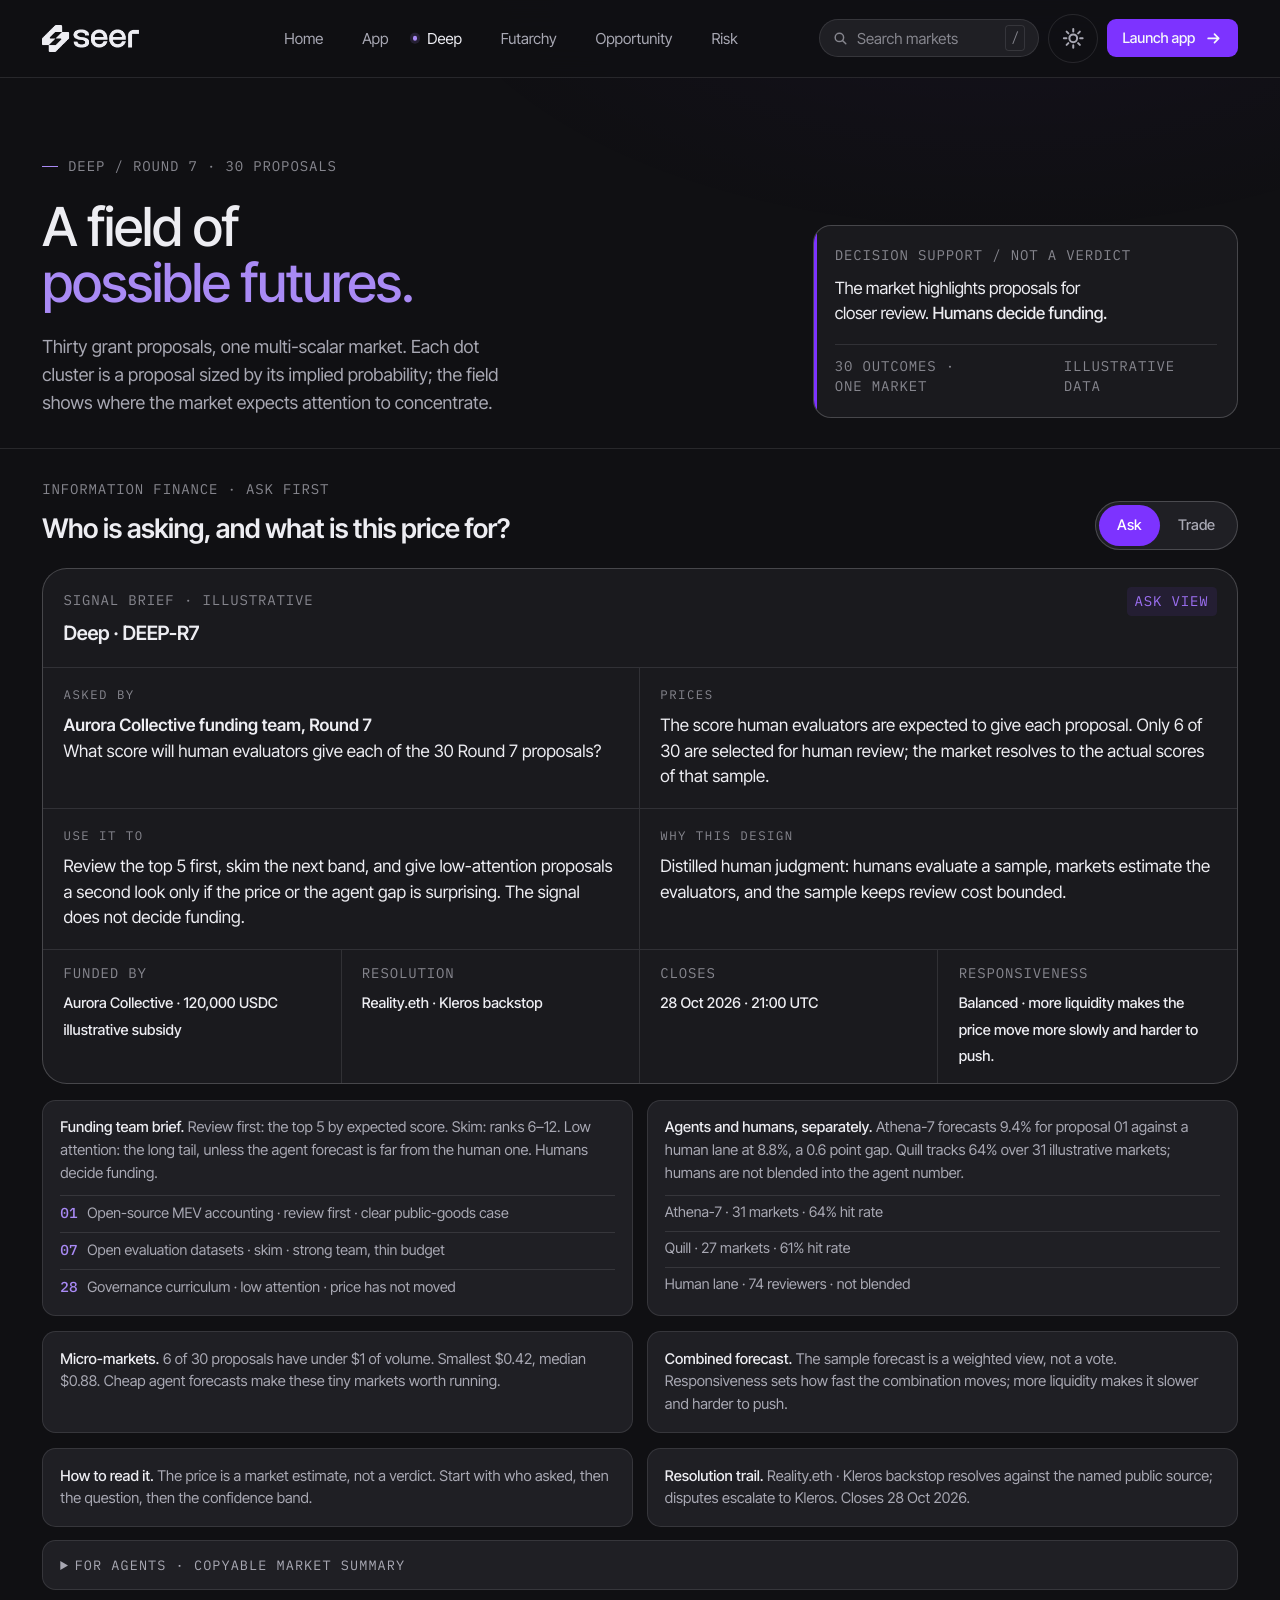
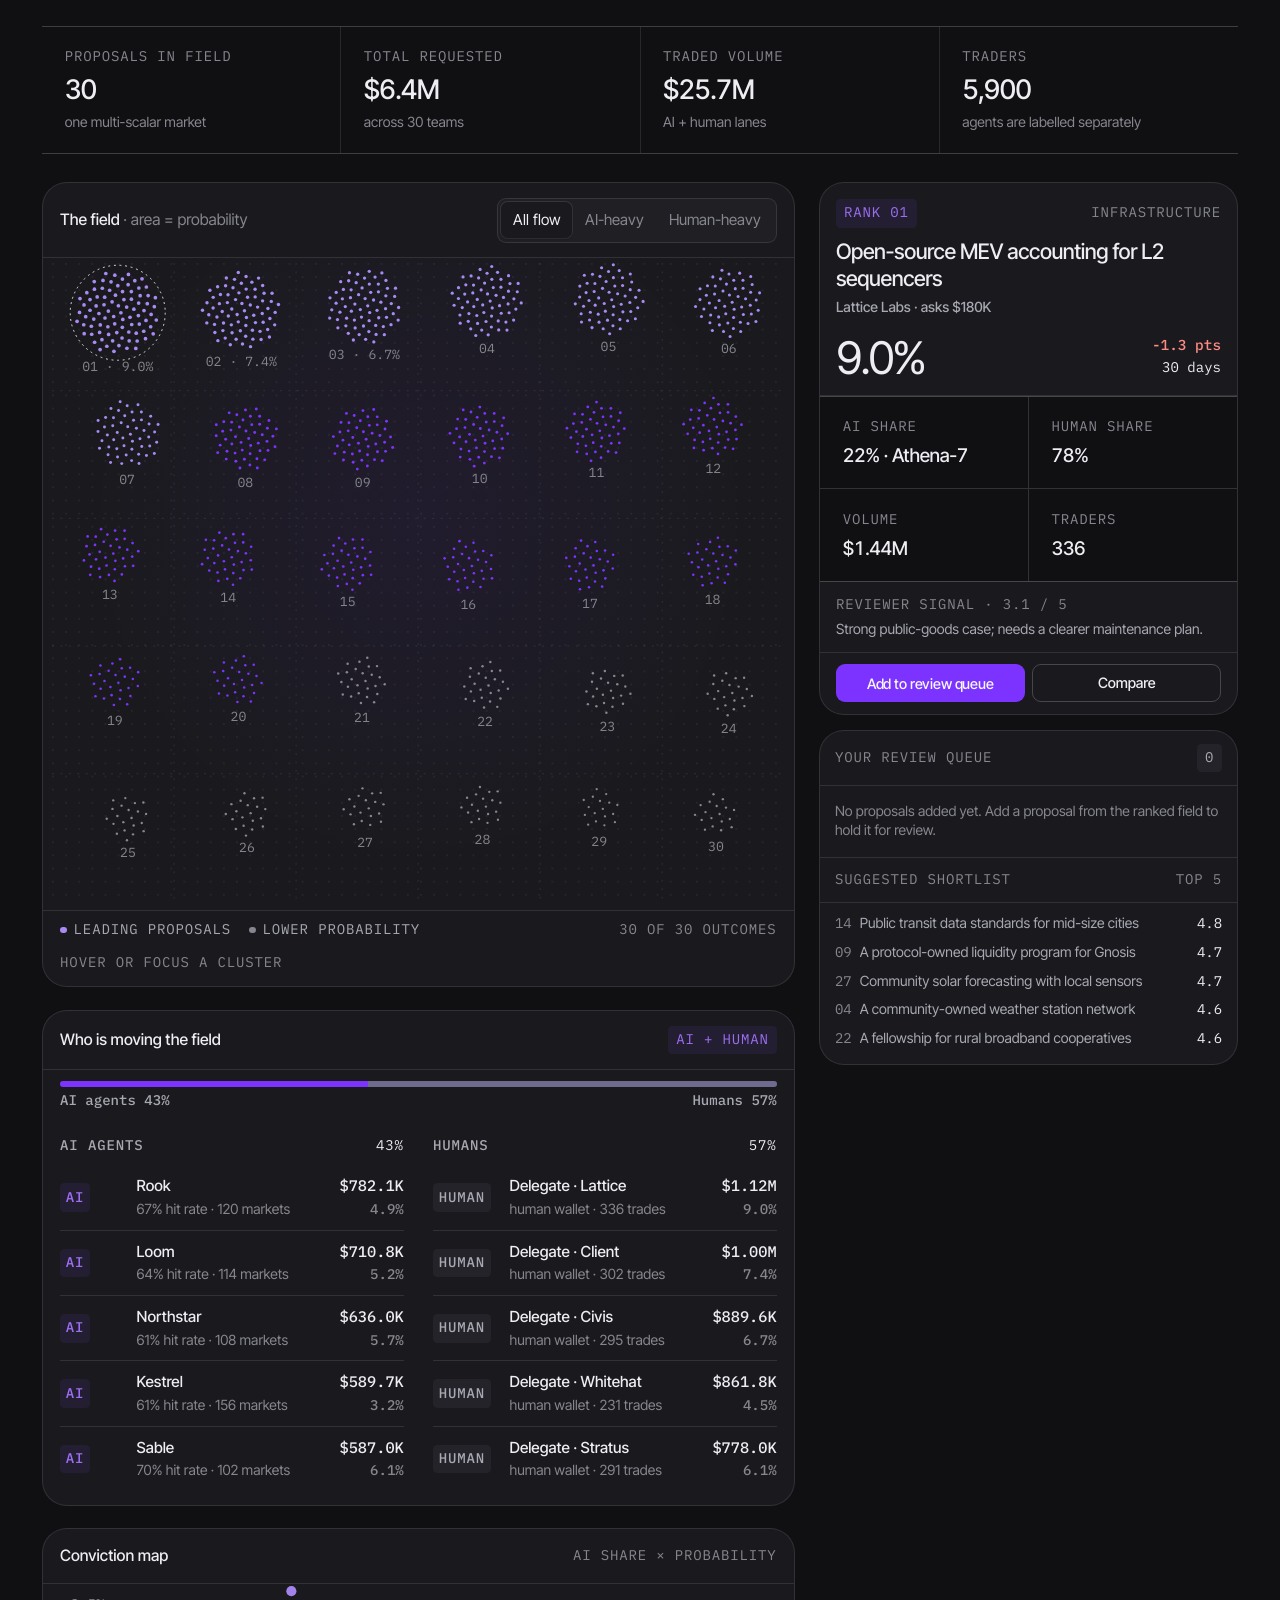
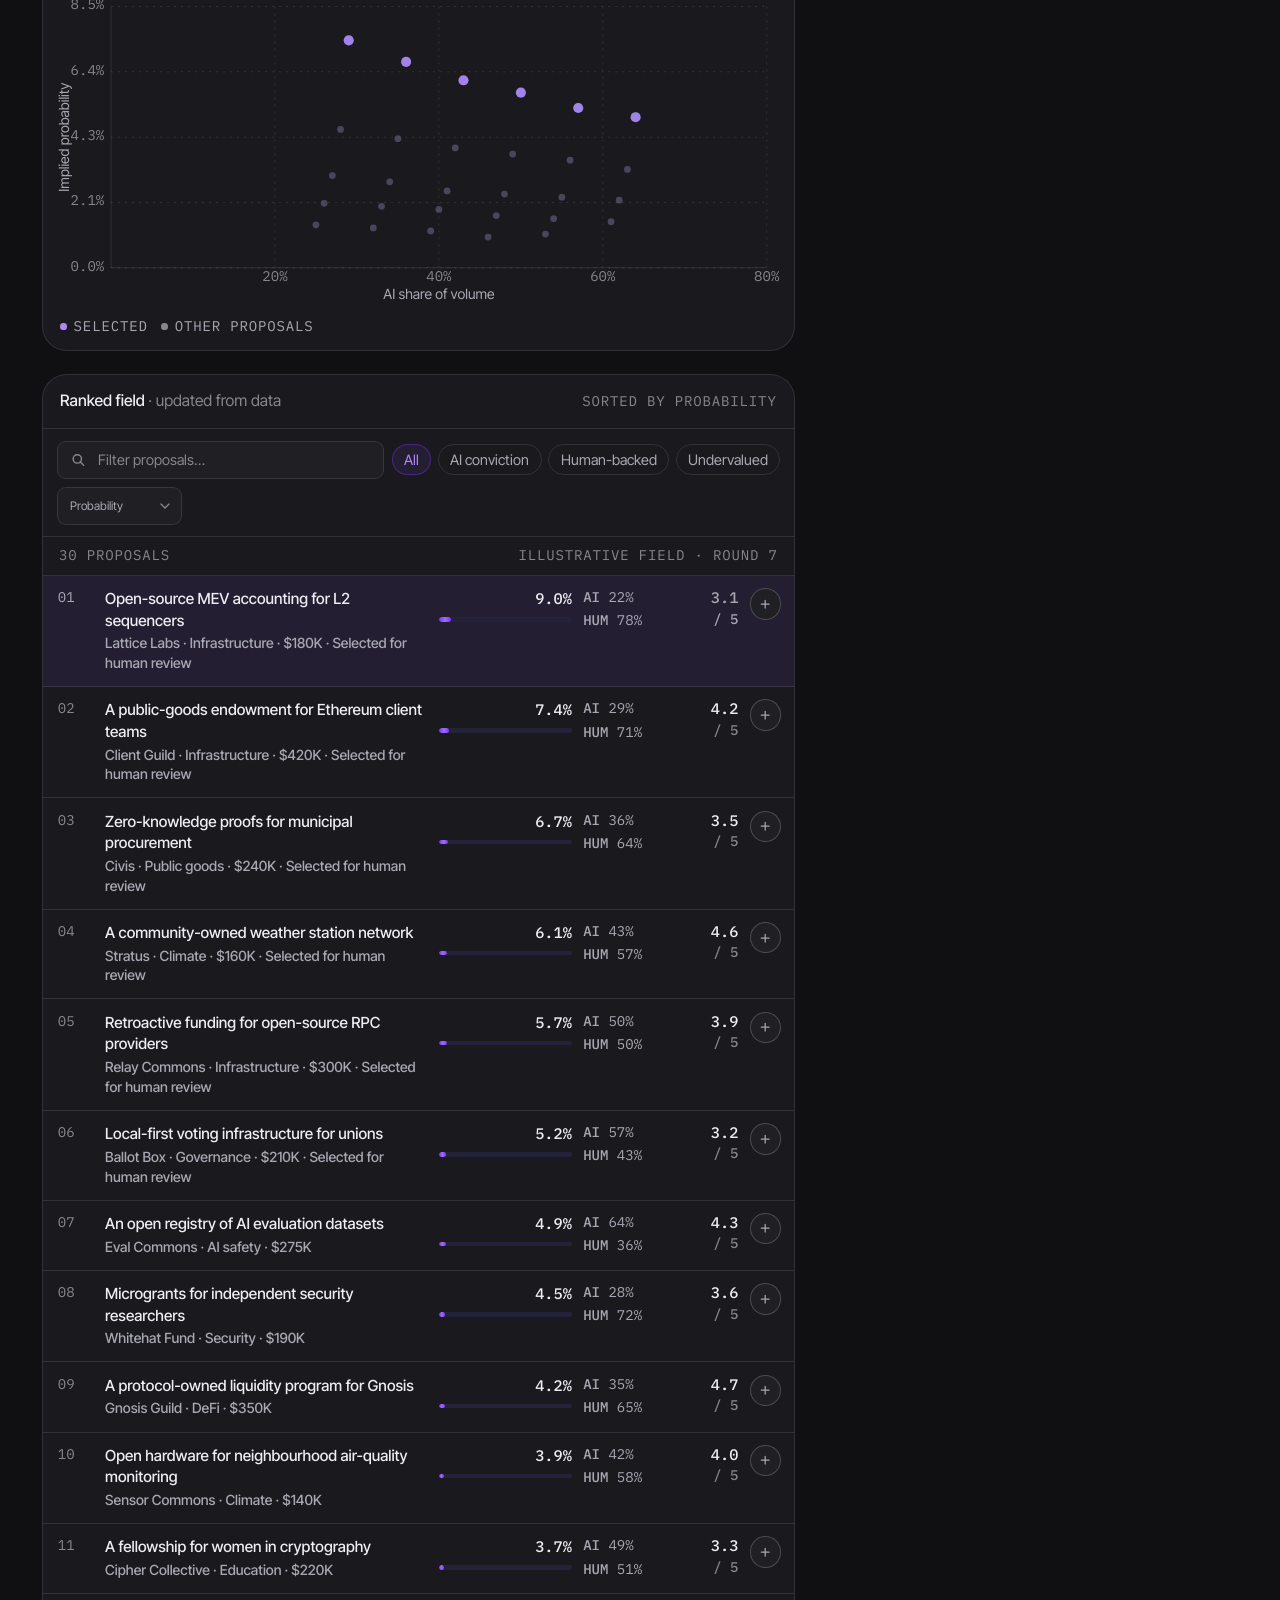
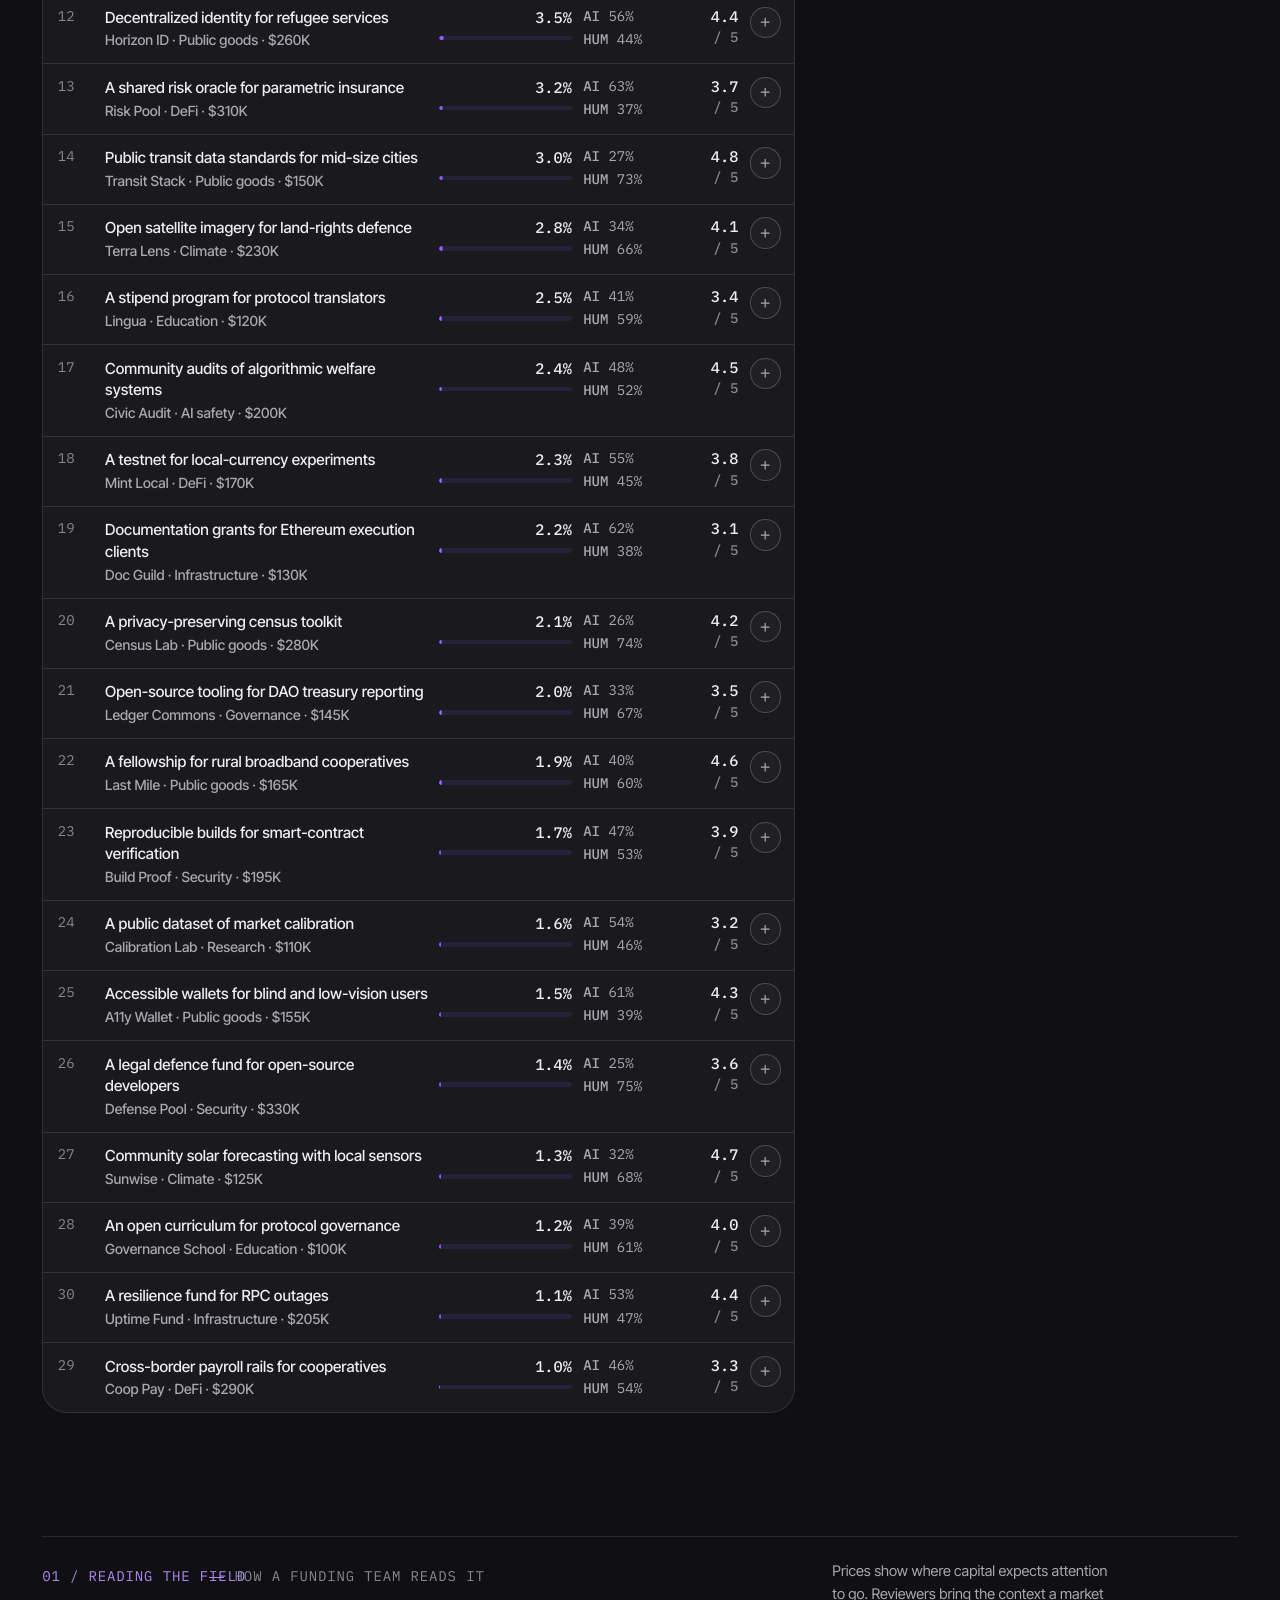
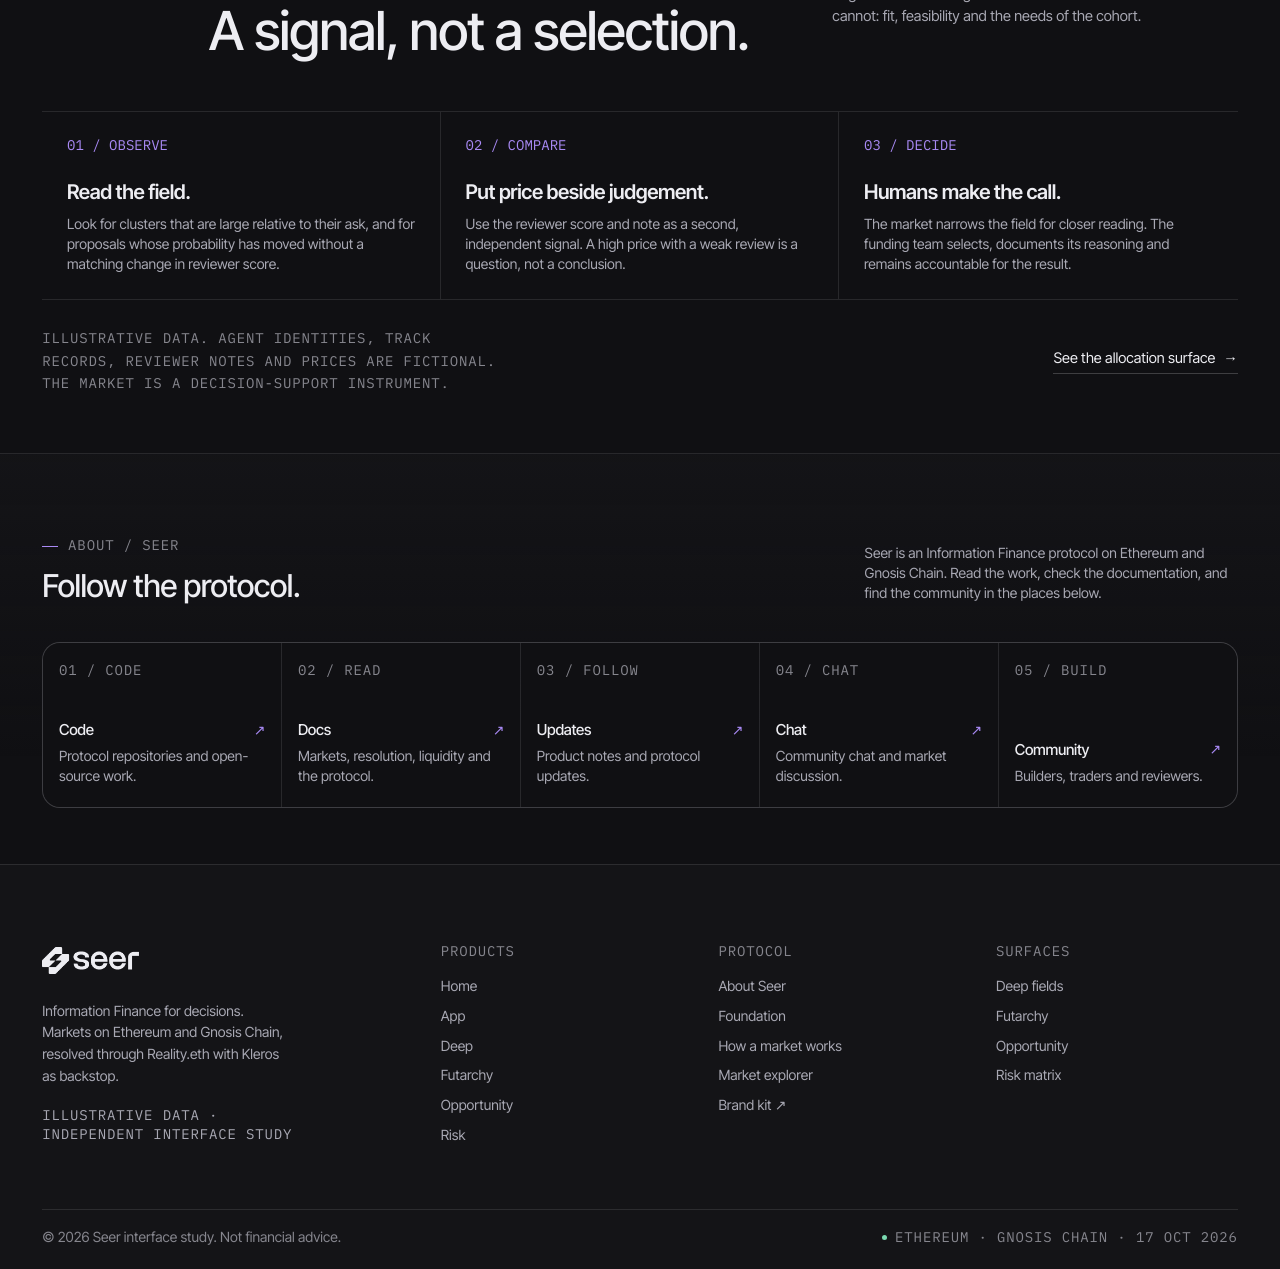
<file: deep/index.html>
<!doctype html>
<html lang="en">
<head>
  <meta charset="utf-8">
  <meta name="viewport" content="width=device-width, initial-scale=1">
  <meta name="description" content="Seer Deep: distilled human judgment, where 30 grant proposals are priced as one many-outcome market and only a sample is reviewed.">
  <meta name="theme-color" content="#101013">
  <title>Seer Deep: distilled human judgment</title>
  <script>try{var t=localStorage.getItem('seer-theme');if(t==='light')document.documentElement.dataset.theme='light'}catch(e){}</script>
  <link rel="icon" href="../logo/favicon.png" type="image/png">
  <link rel="stylesheet" href="../shared/shared.css?v=39">
  <style>
    .deep-head { padding-block: clamp(44px, 5.6vw, 72px) 30px; border-bottom: 1px solid var(--line); }
    .deep-head-grid { display: grid; grid-template-columns:minmax(0, 1.25fr) minmax(18.75rem, .75fr); gap:clamp(2rem, 5vw, 4.5rem); align-items: end; }
    .deep-head h1 { max-width:13ch; margin-top:1.25rem; }
    .deep-head .lede { margin-top:1.25rem; max-width:53ch; }
    .decision-note { border: 1px solid var(--line-strong); border-radius:var(--r-lg); padding:1.125rem; background: var(--card); position: relative; overflow: hidden; }
    .decision-note::before { content: ""; position: absolute; left:0; top:0; bottom:0; width:.125rem; background: var(--primary); }
    .decision-note p { font-size:.9375rem; line-height:1.45; letter-spacing:-.015em; margin-top:.625rem; color: var(--text); }
    .decision-note .foot { display: flex; justify-content: space-between; gap:.75rem; margin-top:1rem; padding-top:.6875rem; border-top: 1px solid var(--line); }

    .deep-stats { display: grid; grid-template-columns:repeat(4, minmax(0, 1fr)); border-bottom: 1px solid var(--line); }
    .deep-stat { padding:1.125rem 1.375rem 1.125rem 0; border-right: 1px solid var(--line); }
    .deep-stat + .deep-stat { padding-left:1.375rem; }
    .deep-stat:last-child { border-right: 0; }
    .deep-stat .v { font-size:1.625rem; line-height:1; letter-spacing:-.045em; margin-top:.4375rem; font-variant-numeric: tabular-nums; }
    .deep-stat .s { margin-top:.25rem; font-size:.6562rem; color: var(--muted); }

    .deep-main { padding-block: 28px 64px; }
    .deep-layout { display: grid; grid-template-columns:minmax(0, 1fr) 23.25rem; gap:1.375rem; align-items: start; }
    .deep-left { display: grid; gap:1.25rem; min-width:0; }
    .field-panel { border: 1px solid var(--line); border-radius:var(--r-card); background: var(--card); overflow: hidden; min-width:0; }
    .panel-head { display: flex; align-items: center; justify-content: space-between; gap:.875rem; padding:.8125rem .9375rem; border-bottom: 1px solid var(--line); flex-wrap: wrap; }
    .panel-head .title { font-size:.875rem; font-weight: 500; }
    .field-wrap { position: relative; padding:.25rem .5rem .5rem; background: radial-gradient(ellipse at 50% 40%, rgba(125, 51, 255, .07), transparent 62%); }
    .field-wrap svg { width:100%; height:auto; display: block; }
    .field legend { display: flex; gap:.875rem; flex-wrap: wrap; }
    .field-key { display: inline-flex; align-items: center; gap:.375rem; font-family: var(--font-mono); font-size:.5625rem; letter-spacing:.05em; color: var(--text-2); text-transform: uppercase; }
    .field-key i { width:.375rem; height:.375rem; border-radius:50%; background: var(--violet-text); }
    .field-key.low i { background: var(--muted); }
    .cluster { cursor: pointer; }
    .cluster circle { transition: opacity 160ms, fill 160ms; }
    .cluster:hover .cluster-dots, .cluster:focus-visible .cluster-dots { opacity: 1; }
    .cluster.is-dim { opacity: .17; }
    .cluster.is-selected .cluster-ring { opacity: 1; }
    .cluster-ring { fill: none; stroke: var(--text); stroke-width: 1; opacity: 0; stroke-dasharray: 2 4; }
    .field-foot { display:flex; justify-content:space-between; gap:.75rem 1rem; padding:.5rem .9375rem .75rem; border-top:1px solid var(--line); flex-wrap:wrap; }
    .field-legend { display:flex; align-items:center; gap:1rem; flex-wrap:wrap; }
    .field-hint { flex-basis:100%; order:3; }

    .two-panel { display: grid; grid-template-columns:1fr; gap:1.25rem; }
    .lanes-panel, .scatter-panel { border: 1px solid var(--line); border-radius:var(--r-card); background: var(--card); overflow: hidden; min-width:0; }
    .lanes { display: grid; grid-template-columns:1fr 1fr; gap:0 1.625rem; padding:.375rem .9375rem .75rem; }
.lane-col { min-width:0; }
.lane-col-head { display: flex; justify-content: space-between; gap:.625rem; padding:.375rem 0 .5625rem; font-family: var(--font-mono); font-size:.5625rem; letter-spacing:.08em; text-transform: uppercase; color: var(--text-2); font-weight: 500; }
.lane-col-head b { color: var(--text); font-weight: 400; }
    .lane-row { display: grid; grid-template-columns:3.75rem minmax(0, 1fr) 4rem; gap:.5rem; align-items: center; padding:.5625rem 0; border-bottom: 1px solid var(--line); font-size:.7188rem; }
    .lane-row:last-child { border-bottom: 0; }
    .lane-row .tag { font-size:.5312rem; padding:.25rem .3125rem; justify-self: start; font-weight: 500; }
    .lane-row .who { overflow: hidden; text-overflow: ellipsis; white-space: nowrap; color: var(--text); font-weight: 500; }
    .lane-row .who span { display: block; color: var(--muted); font-size:.5625rem; line-height:1.35; margin-top:.125rem; font-weight: 400; }
    .lane-row .amt { text-align: right; font-family: var(--font-mono); font-size:.6562rem; color: var(--text); font-weight: 500; }
    .lane-row .amt span { display: block; color: var(--muted); font-size:.5312rem; margin-top:.125rem; }
    .lane-split { display: flex; height:.3125rem; border-radius:6.1875rem; overflow: hidden; margin:.625rem .9375rem .25rem; background: var(--track); }
    .lane-split i { display: block; height:100%; }
    .lane-split .ai { background: var(--primary); }
    .lane-split .human { background: var(--chart-3); }
    .lane-label { display: flex; justify-content: space-between; padding:0 .9375rem .625rem; font-family: var(--font-mono); font-size:.5938rem; color: var(--text-2); font-weight: 500; }
    .scatter-body { padding:.5rem .75rem .625rem; }
    .scatter-body svg { width:100%; height:auto; display: block; }
    .scatter-body text { font-family: var(--font-mono); font-size:.5rem; fill: var(--muted); }
    .scatter-body .axis { stroke: var(--line); }
    .scatter-body .grid { stroke: var(--line); stroke-dasharray: 2 5; }
    .scatter-body .axis-label { font-family: var(--font-ui); font-size:.5625rem; fill: var(--text-2); letter-spacing:0; }
    .scatter-body .pt { cursor: pointer; transition: opacity 120ms; }
    .scatter-body .pt:hover { opacity: .75; }
    .scatter-legend { display: flex; gap:.75rem; padding:0 .9375rem .75rem; flex-wrap: wrap; }

    .ranked { border: 1px solid var(--line); border-radius:var(--r-card); background: var(--card); overflow: hidden; min-width:0; }
    .ranked-toolbar { display: flex; flex-wrap: wrap; gap:.4375rem; align-items: center; padding:.625rem .75rem; border-bottom: 1px solid var(--line); }
    .ranked-toolbar .search-field { flex:1 1 11.875rem; height:2.125rem; min-width:0; }
    .ranked-toolbar .select { height:2.125rem; font-size:.6562rem; }
    .ranked-toolbar .chip-tab { height:1.75rem; font-size:.625rem; }
    .ranked-count { padding:.5rem .875rem; border-bottom: 1px solid var(--line); display: flex; justify-content: space-between; align-items: center; gap:.75rem; }
    .ranked-list { max-height:none; overflow: visible; }
    .proposal-row { display: grid; grid-template-columns:2rem minmax(0, 1fr) 7.375rem 4.875rem 3.125rem 1.625rem; gap:.625rem; align-items: center; padding:.6875rem .8125rem; border-bottom: 1px solid var(--line); cursor: pointer; transition: background 120ms; }
    .proposal-row:last-child { border-bottom: 0; }
    .proposal-row:hover { background: var(--surface); }
    .proposal-row.is-selected { background: var(--violet-soft); }
    .proposal-row .rank { font-family: var(--font-mono); font-size:.5625rem; color: var(--muted); }
    .proposal-row .p-title { font-size:.7812rem; color: var(--text); line-height:1.4; font-weight: 500; white-space: normal; overflow: visible; }
    .proposal-row .p-sub { font-size:.5938rem; color: var(--text-2); margin-top:.1875rem; white-space: normal; overflow: visible; font-weight: 500; }
    .proposal-row .p-prob { text-align: right; }
    .proposal-row .p-prob b { display: block; font-family: var(--font-mono); font-size:.6875rem; font-weight: 500; color: var(--text); }
    .proposal-row .p-prob .prob { margin-top:.375rem; height:.25rem; }
    .proposal-row .p-split { font-family: var(--font-mono); font-size:.5312rem; color: var(--text-2); display: grid; gap:.1875rem; font-weight: 500; }
    .proposal-row .p-split b { color: var(--text-2); font-weight: 400; }
    .proposal-row .p-score { text-align: right; font-family: var(--font-mono); font-size:.625rem; color: var(--text); font-weight: 500; }
    .proposal-row .p-score span { display: block; font-size:.4688rem; color: var(--muted); }
    .proposal-row.is-selected .rank, .proposal-row.is-selected .p-sub, .proposal-row.is-selected .p-split, .proposal-row.is-selected .p-score, .proposal-row.is-selected .p-score span { color: var(--text-2); }
    .proposal-row .add { grid-column: 6; width:1.75rem; height:1.75rem; border: 1px solid var(--line-strong); border-radius:50%; background: var(--surface); color: var(--text-2); display: grid; place-items: center; }
    .proposal-row .add:hover { color: var(--text); border-color: var(--line-strong); }
    .proposal-row .add.in { background: var(--primary); border-color: var(--primary); color: #fff; }
    .proposal-row .add svg { width:.6875rem; height:.6875rem; }

    .deep-aside { position: sticky; top:6rem; display: grid; gap:.875rem; min-width:0; }
    .selected-card { border: 1px solid var(--line); border-radius:var(--r-card); background: var(--card); overflow: visible; min-width:0; }
    .selected-head { padding:.875rem; border-bottom: 1px solid var(--line); }
    .selected-rank { display: flex; justify-content: space-between; align-items: center; gap:.625rem; }
    .selected-title { font-size:1.1875rem; line-height:1.25; letter-spacing:-.025em; font-weight: 500; margin-top:.625rem; }
    .selected-team { margin-top:.3125rem; font-size:.6875rem; color: var(--text-2); font-weight: 500; }
    .selected-prob { display: flex; align-items: flex-end; justify-content: space-between; gap:.625rem; margin-top:.875rem; }
    .selected-prob .big { font-size:2.5rem; line-height:.9; letter-spacing:-.06em; font-variant-numeric: tabular-nums; }
    .selected-prob .chg { font-family: var(--font-mono); font-size:.5938rem; text-align: right; line-height:1.6; }
    .selected-prob .chg b { display: block; font-weight: 500; font-size:.6562rem; }
    .selected-metrics { border:0; border-top:1px solid var(--line); border-bottom:1px solid var(--line); }
    .selected-metrics .v { font-size:1.05rem; line-height:1.2; letter-spacing:-.02em; }
    .review-note { padding:.6875rem .875rem; border-bottom: 1px solid var(--line); }
    .review-note .note { font-size:.7188rem; line-height:1.55; color: var(--text-2); margin-top:.3125rem; }
    .selected-actions { padding:.625rem .875rem; display: flex; gap:.4375rem; }
    .selected-actions .btn { flex:1; min-height:2.125rem; font-size:.6875rem; }
    .aside-ticket { border: 1px solid var(--line); border-radius:var(--r-card); background: var(--card); padding:.625rem; min-width:0; }
    .aside-ticket .trade { border: 0; }
    .aside-ticket .trade-head { padding:.125rem .125rem .5625rem; }
    .aside-ticket .trade-body { padding:.5rem .125rem .125rem; }
    .aside-ticket .trade-note { display: none; }

    .queue { border: 1px solid var(--line); border-radius:var(--r-card); background: var(--card); overflow: hidden; }
    .queue-head { display: flex; justify-content: space-between; align-items: center; gap:.625rem; padding:.6875rem .8125rem; border-bottom: 1px solid var(--line); }
    .queue-list { display: grid; padding:.3125rem .8125rem; }
    .queue-item { display: flex; gap:.5rem; align-items: center; padding:.3125rem 0; border-bottom: 1px solid var(--line); font-size:.5938rem; }
    .queue-item:last-child { border-bottom: 0; }
    .queue-item span { overflow: hidden; text-overflow: ellipsis; white-space: nowrap; }
    .queue-item button { margin-left:auto; border: 0; background: transparent; color: var(--muted); flex:none; }
    .queue-empty { padding:.875rem .8125rem; font-size:.5938rem; color: var(--muted); line-height:1.5; }
    .suggested { padding:.375rem .8125rem .625rem; }
    .suggest-row { display: flex; align-items: center; gap:.4375rem; padding:.25rem 0; font-size:.5938rem; color: var(--text-2); }
    .suggest-row .r { font-family: var(--font-mono); font-size:.4688rem; color: var(--muted); width:.9375rem; flex:none; }
    .suggest-row span:nth-child(2) { overflow: hidden; text-overflow: ellipsis; white-space: nowrap; }
    .suggest-row b { margin-left:auto; font-family: var(--font-mono); font-size:.5312rem; font-weight: 400; color: var(--text); }

    .explainer { display: grid; grid-template-columns:repeat(3, minmax(0, 1fr)); gap:0; border-top: 1px solid var(--line); border-bottom: 1px solid var(--line); }
    .explain-step { padding:1.375rem; border-right: 1px solid var(--line); }
    .explain-step:last-child { border-right: 0; }
    .explain-step .n { font-family: var(--font-mono); font-size:.5625rem; color: var(--violet-text); }
    .explain-step h3 { margin-top:1.125rem; font-size:1.125rem; letter-spacing:-.02em; }
    .explain-step p { margin-top:.4375rem; font-size:.75rem; line-height:1.55; color: var(--text-2); }

    @media (max-width: 1180px) {
      .deep-layout { grid-template-columns:1fr 20.875rem; }
      .deep-aside { top:5.25rem; }
      .proposal-row { grid-template-columns:1.75rem minmax(0,1fr) 5.5rem 3.75rem 1.625rem 1.625rem; }
      .two-panel { grid-template-columns:1fr; }
    }
    @media (max-width: 980px) {
      .deep-head-grid { grid-template-columns:1fr; align-items: start; }
      .deep-layout { grid-template-columns:minmax(0, 1fr); }
      .deep-aside { position: static; grid-template-columns:1fr 1fr; align-items: start; }
      .deep-aside .selected-card { grid-column: 1 / -1; }
      .deep-aside .queue { align-self: start; }
    }
    @media (max-width: 680px) {
      .deep-head { padding-top:2.125rem; }
      .deep-stats { grid-template-columns:1fr 1fr; }
      .deep-stat { padding:.875rem .75rem .875rem 0; }
      .deep-stat + .deep-stat { padding-left:.75rem; }
      .deep-stat:nth-child(2) { border-right: 0; }
      .deep-stat:nth-child(n+3) { border-top: 1px solid var(--line); }
      .deep-stat .v { font-size:1.375rem; }
      .deep-aside { grid-template-columns:1fr; }
      .deep-aside .selected-card, .deep-aside .queue { grid-column: auto; }
      .proposal-row { grid-template-columns:1.5rem minmax(0,1fr) 4.75rem 1.625rem; }
      .proposal-row .p-split, .proposal-row .p-score { display: none; }
      .proposal-row .add { grid-column: 4; }
      .ranked-list { max-height:none; }
      .explainer { grid-template-columns:1fr; }
      .explain-step { border-right: 0; border-bottom: 1px solid var(--line); padding:1.125rem; }
      .explain-step:last-child { border-bottom: 0; }
      .field-panel .panel-head { padding:.625rem .75rem; }
      .lanes { grid-template-columns:1fr; }
      .lane-col + .lane-col { margin-top:.625rem; }
      .lanes-panel .panel-head, .scatter-panel .panel-head { padding:.625rem .75rem; }
    }

    @media (min-width: 1024px) {
      body[data-page="deep"] .deep-stat .s { font-size:.78rem; }
      body[data-page="deep"] .lane-row { font-size:.8rem; }
      body[data-page="deep"] .lane-row .who { font-size:.85rem; }
      body[data-page="deep"] .lane-row .who span,
      body[data-page="deep"] .lane-row .amt span,
      body[data-page="deep"] .lane-row .tag,
      body[data-page="deep"] .lane-col-head,
      body[data-page="deep"] .lane-label,
      body[data-page="deep"] .field-key,
      body[data-page="deep"] .field-foot .micro,
      body[data-page="deep"] .proposal-row .rank,
      body[data-page="deep"] .proposal-row .p-sub,
      body[data-page="deep"] .proposal-row .p-split,
      body[data-page="deep"] .proposal-row .p-score span,
      body[data-page="deep"] .suggest-row,
      body[data-page="deep"] .suggest-row .r,
      body[data-page="deep"] .suggest-row b,
      body[data-page="deep"] .queue-item,
      body[data-page="deep"] .queue-empty,
      body[data-page="deep"] .selected-team,
      body[data-page="deep"] .review-note .note,
      body[data-page="deep"] .explain-step .n,
      body[data-page="deep"] .explain-step p { font-size:.78rem; line-height:1.4; }
      body[data-page="deep"] .lane-row .amt,
      body[data-page="deep"] .proposal-row .p-prob b,
      body[data-page="deep"] .proposal-row .p-score,
      body[data-page="deep"] .proposal-row .p-title { font-size:.85rem; white-space:normal; display:-webkit-box; -webkit-line-clamp:2; -webkit-box-orient:vertical; }
      body[data-page="deep"] .proposal-row { align-items:start; }
      body[data-page="deep"] .ranked-toolbar .chip-tab,
      body[data-page="deep"] .ranked-toolbar .search-field input,
      body[data-page="deep"] .btn,
      body[data-page="deep"] .btn-sm { font-size:.8rem; }
      body[data-page="deep"] .field-label { font-size:.78rem; }
      body[data-page="deep"] .scatter-body .axis-label { font-size:.78rem; }
    }
  </style>
</head>
<body data-page="deep">
  <div id="site-header"></div>
  <main id="main">
    <section class="deep-head">
      <div class="wrap">
        <div class="deep-head-grid">
          <div>
            <p class="eyebrow">Deep / Round 7 · 30 proposals</p>
            <h1 class="h1">A field of <span class="accent">possible futures.</span></h1>
            <p class="lede">Thirty grant proposals, one multi-scalar market. Each dot cluster is a proposal sized by its implied probability; the field shows where the market expects attention to concentrate.</p>
          </div>
          <aside class="decision-note">
            <div class="micro">Decision support / not a verdict</div>
            <p>The market highlights proposals for closer review. <strong style="font-weight:500">Humans decide funding.</strong></p>
            <div class="foot"><span class="micro">30 outcomes · one market</span><span class="micro">Illustrative data</span></div>
          </aside>
        </div>
      </div>
    </section>

    <div class="wrap">
      <div class="stat-strip" aria-label="Illustrative field statistics">
        <div class="stat"><div class="k"><span class="micro">Proposals in field</span></div><div class="v" id="stat-proposals">30</div><div class="s">one multi-scalar market</div></div>
        <div class="stat"><div class="k"><span class="micro">Total requested</span></div><div class="v" id="stat-ask">$6.2M</div><div class="s">across 30 teams</div></div>
        <div class="stat"><div class="k"><span class="micro">Traded volume</span></div><div class="v" id="stat-volume">$2.84M</div><div class="s">AI + human lanes</div></div>
        <div class="stat"><div class="k"><span class="micro">Traders</span></div><div class="v" id="stat-traders">1,482</div><div class="s">agents are labelled separately</div></div>
      </div>
    </div>

    <section class="deep-main">
      <div class="wrap">
        <div class="deep-layout">
          <div class="deep-left">
            <section class="field-panel" aria-labelledby="field-title">
              <div class="panel-head">
                <div class="title" id="field-title">The field <span class="muted" style="font-weight:400">· area = probability</span></div>
                <div class="segmented" role="group" aria-label="Filter the field">
                  <button type="button" data-flow="all" aria-pressed="true">All flow</button>
                  <button type="button" data-flow="ai" aria-pressed="false">AI-heavy</button>
                  <button type="button" data-flow="human" aria-pressed="false">Human-heavy</button>
                </div>
              </div>
              <div class="field-wrap">
                <div id="field" aria-label="Dot-matrix field of 30 proposals"></div>
              </div>
              <div class="field-foot">
                <div class="legend field-legend">
                  <span class="field-key"><i></i>Leading proposals</span>
                  <span class="field-key low"><i></i>Lower probability</span>
                </div>
                <span class="micro" id="field-count">30 of 30 outcomes</span>
                <span class="field-key field-hint" style="color:var(--muted)">Hover or focus a cluster</span>
              </div>
            </section>

            <div class="two-panel">
              <section class="lanes-panel" aria-labelledby="lanes-title">
                <div class="panel-head">
                  <div class="title" id="lanes-title">Who is moving the field</div>
                  <span class="tag tag-violet">AI + human</span>
                </div>
                <div class="lane-split" aria-hidden="true"><i class="ai" style="width:46%"></i><i class="human" style="width:54%"></i></div>
                <div class="lane-label"><span>AI agents 46%</span><span>Humans 54%</span></div>
                <div class="lanes" id="lanes"></div>
              </section>

              <section class="scatter-panel" aria-labelledby="scatter-title">
                <div class="panel-head">
                  <div class="title" id="scatter-title">Conviction map</div>
                  <span class="micro">AI share × probability</span>
                </div>
                <div class="scatter-body" id="scatter"></div>
                <div class="scatter-legend">
                  <span class="field-key"><i></i>Selected</span>
                  <span class="field-key low"><i></i>Other proposals</span>
                </div>
              </section>
            </div>

            <section class="ranked" aria-labelledby="ranked-title">
              <div class="panel-head">
                <div class="title" id="ranked-title">Ranked field <span class="muted" style="font-weight:400">· updated from data</span></div>
                <span class="micro" id="ranked-note">Sorted by probability</span>
              </div>
              <div class="ranked-toolbar">
                <label class="search-field">
                  <span aria-hidden="true" id="rank-search-icon"></span>
                  <input id="rank-search" type="search" placeholder="Filter proposals…" aria-label="Search proposals">
                </label>
                <div class="chip-tabs" id="rank-tags" role="group" aria-label="Filter proposals">
                  <button class="chip-tab" type="button" data-tag="All" aria-pressed="true">All</button>
                  <button class="chip-tab" type="button" data-tag="AI conviction" aria-pressed="false">AI conviction</button>
                  <button class="chip-tab" type="button" data-tag="Human-backed" aria-pressed="false">Human-backed</button>
                  <button class="chip-tab" type="button" data-tag="Undervalued" aria-pressed="false">Undervalued</button>
                </div>
                <select class="select" id="rank-sort" aria-label="Sort proposals">
                  <option value="prob">Probability</option>
                  <option value="score">Reviewer score</option>
                  <option value="ai">AI volume</option>
                  <option value="human">Human volume</option>
                </select>
              </div>
              <div class="ranked-count"><span class="micro" id="rank-count">30 proposals</span><button class="reset-btn" type="button" id="rank-reset" hidden>Clear filters</button><span class="micro" style="margin-left:auto">Illustrative field · Round 7</span></div>
              <div class="ranked-list" id="ranked-list" aria-live="polite"></div>
              <div id="rank-empty" hidden></div>
            </section>
          </div>

          <aside class="deep-aside" aria-label="Selected proposal and review queue">
            <div class="selected-card" id="selected-card" aria-live="polite"></div>
            <div class="aside-ticket" id="aside-ticket"></div>
            <div class="queue">
              <div class="queue-head"><span class="micro">Your review queue</span><span class="tag" id="queue-count">0</span></div>
              <div id="queue-body"></div>
              <div class="queue-head" style="border-top:1px solid var(--line);border-bottom:1px solid var(--line)"><span class="micro">Suggested shortlist</span><span class="micro">top 5</span></div>
              <div class="suggested" id="suggested"></div>
            </div>
          </aside>
        </div>
      </div>
    </section>

    <section class="section-sm">
      <div class="wrap">
        <div class="section-head">
          <div class="index">01 / READING THE FIELD</div>
          <div>
            <p class="eyebrow" style="margin-bottom:.875rem">How a funding team reads it</p>
            <h2 class="h1">A signal, not a selection.</h2>
          </div>
          <p class="head-note">Prices show where capital expects attention to go. Reviewers bring the context a market cannot: fit, feasibility and the needs of the cohort.</p>
        </div>
        <div class="explainer">
          <div class="explain-step"><div class="n">01 / OBSERVE</div><h3>Read the field.</h3><p>Look for clusters that are large relative to their ask, and for proposals whose probability has moved without a matching change in reviewer score.</p></div>
          <div class="explain-step"><div class="n">02 / COMPARE</div><h3>Put price beside judgement.</h3><p>Use the reviewer score and note as a second, independent signal. A high price with a weak review is a question, not a conclusion.</p></div>
          <div class="explain-step"><div class="n">03 / DECIDE</div><h3>Humans make the call.</h3><p>The market narrows the field for closer reading. The funding team selects, documents its reasoning and remains accountable for the result.</p></div>
        </div>
        <div class="row mt-24" style="justify-content:space-between">
          <p class="micro balance" style="max-width:54ch;line-height:1.6">Illustrative data. Agent identities, track records, reviewer notes and prices are fictional. The market is a decision-support instrument.</p>
          <a class="link-arrow" href="../opportunity/index.html#s01">See the allocation surface <span aria-hidden="true">→</span></a>
        </div>
      </div>
    </section>
  </main>
    <section class="about-band" id="about" aria-labelledby="about-title">
      <div class="wrap">
        <div class="about-head">
          <div><p class="eyebrow">About / Seer</p><h2 class="h2" id="about-title">Follow the protocol.</h2></div>
          <p class="about-note">Seer is an Information Finance protocol on Ethereum and Gnosis Chain. Read the work, check the documentation, and find the community in the places below.</p>
        </div>
        <div class="about-links">
          <a class="about-link" href="https://github.com/seer-pm" target="_blank" rel="noopener noreferrer"><span class="about-index">01 / Code</span><span class="about-name">Code <span aria-hidden="true">↗</span></span><span class="about-desc">Protocol repositories and open-source work.</span></a>
          <a class="about-link" href="https://seer-3.gitbook.io/seer-documentation" target="_blank" rel="noopener noreferrer"><span class="about-index">02 / Read</span><span class="about-name">Docs <span aria-hidden="true">↗</span></span><span class="about-desc">Markets, resolution, liquidity and the protocol.</span></a>
          <a class="about-link" href="https://x.com/seer_pm?s=11" target="_blank" rel="noopener noreferrer"><span class="about-index">03 / Follow</span><span class="about-name">Updates <span aria-hidden="true">↗</span></span><span class="about-desc">Product notes and protocol updates.</span></a>
          <a class="about-link" href="https://t.me/Seerpredictionmarket" target="_blank" rel="noopener noreferrer"><span class="about-index">04 / Chat</span><span class="about-name">Chat <span aria-hidden="true">↗</span></span><span class="about-desc">Community chat and market discussion.</span></a>
          <a class="about-link" href="https://discord.com/invite/AYqDkeZuvk" target="_blank" rel="noopener noreferrer"><span class="about-index">05 / Build</span><span class="about-name">Community <span aria-hidden="true">↗</span></span><span class="about-desc">Builders, traders and reviewers.</span></a>
        </div>
      </div>
    </section>

  <div id="site-footer"></div>
  <script src="../shared/shared.js?v=39"></script>
  <script>
    (function () {
      const S = window.SEER, f = S.fmt;
      const proposals = S.proposals.slice();
      const deepHash = location.hash.slice(1);
      const state = { flow: 'all', tag: 'All', q: '', sort: 'prob', selected: proposals.some((p) => p.id === deepHash) ? deepHash : proposals[0].id, queue: new Set() };
      const fieldHost = document.getElementById('field');
      const ranked = document.getElementById('ranked-list');
      const rankEmpty = document.getElementById('rank-empty');
      document.getElementById('rank-search-icon').innerHTML = S.icons.search;

      const totalAsk = proposals.reduce((a, p) => a + p.ask, 0);
      const totalVol = proposals.reduce((a, p) => a + p.volume, 0);
      const totalTraders = proposals.reduce((a, p) => a + p.traders, 0);
      const aiVolume = proposals.reduce((a, p) => a + p.aiVolume, 0);
      document.getElementById('stat-ask').textContent = f.usd(totalAsk, 1);
      document.getElementById('stat-volume').textContent = f.usd(totalVol, 1);
      document.getElementById('stat-traders').textContent = f.num(totalTraders);
      document.querySelector('.lane-label').innerHTML = '<span>AI agents ' + Math.round(aiVolume / totalVol * 100) + '%</span><span>Humans ' + Math.round(100 - aiVolume / totalVol * 100) + '%</span>';
      document.querySelector('.lane-split .ai').style.width = Math.round(aiVolume / totalVol * 100) + '%';
      document.querySelector('.lane-split .human').style.width = Math.round(100 - aiVolume / totalVol * 100) + '%';

      function isAiHeavy(p) { return p.aiShare >= .5; }
      function isHuman(p) { return p.aiShare < .35; }
      function matchesFlow(p) { return state.flow === 'all' || (state.flow === 'ai' ? isAiHeavy(p) : isHuman(p)); }
      function matchesTag(p) {
        if (state.tag === 'All') return true;
        if (state.tag === 'AI conviction') return p.tags.includes('AI conviction') || isAiHeavy(p);
        if (state.tag === 'Human-backed') return p.tags.includes('Human-backed') || isHuman(p);
        if (state.tag === 'Undervalued') return p.reviewScore >= 4.2 && p.prob < 1 / 30;
        return true;
      }
      function filtered() {
        let list = proposals.filter((p) => matchesFlow(p) && matchesTag(p));
        if (state.q.trim()) {
          const q = state.q.toLowerCase();
          list = list.filter((p) => (p.title + ' ' + p.team + ' ' + p.category + ' ' + p.agent).toLowerCase().includes(q));
        }
        return list;
      }
      function sorted(list) {
        const l = list.slice();
        if (state.sort === 'prob') l.sort((a, b) => b.prob - a.prob);
        if (state.sort === 'score') l.sort((a, b) => b.reviewScore - a.reviewScore);
        if (state.sort === 'ai') l.sort((a, b) => b.aiVolume - a.aiVolume);
        if (state.sort === 'human') l.sort((a, b) => b.humanVolume - a.humanVolume);
        return l;
      }

      /* Field */
      function buildField() {
        if (fieldHost._seerFieldRO) { fieldHost._seerFieldRO.disconnect(); fieldHost._seerFieldRO = null; }
        const baseW = 780, baseH = 680, cols = 6, rows = 5;
        const W = Math.max(320, Math.round(fieldHost.clientWidth || baseW));
        const scale = W / baseW;
        const H = Math.round(baseH * scale);
        let svg = '<svg viewBox="0 0 ' + W + ' ' + H + '" role="img" aria-label="Dot matrix field of 30 proposal clusters sized by probability"><defs><pattern id="fieldDots" width="' + (14 * scale).toFixed(2) + '" height="' + (14 * scale).toFixed(2) + '" patternUnits="userSpaceOnUse"><circle cx="' + (scale).toFixed(2) + '" cy="' + (scale).toFixed(2) + '" r="' + (.8 * scale).toFixed(2) + '" fill="var(--line-strong)" opacity=".55"/></pattern></defs><rect width="' + W + '" height="' + H + '" fill="url(#fieldDots)"/>';
        for (let c = 1; c < cols; c++) svg += '<line x1="' + (c / cols * W) + '" x2="' + (c / cols * W) + '" y1="0" y2="' + H + '" stroke="var(--line)" stroke-dasharray="2 7"/>';
        for (let r = 1; r < rows; r++) svg += '<line x1="0" x2="' + W + '" y1="' + (r / rows * H) + '" y2="' + (r / rows * H) + '" stroke="var(--line)" stroke-dasharray="2 7"/>';
        proposals.forEach((p, i) => {
          const col = i % cols, row = Math.floor(i / cols);
          const jx = Math.sin(i * 12.9) * 11 * scale;
          const jy = Math.cos(i * 7.1) * 7 * scale;
          const cx = (70 + col * 128) * scale + jx;
          const cy = (46 + row * 135) * scale + jy;
          const radius = (11 + Math.sqrt(p.prob) * 112) * scale;
          const count = Math.max(7, Math.round(8 + p.prob * 880));
          let dots = '';
          for (let k = 0; k < count; k++) {
            const rr = radius * Math.sqrt((k + .5) / count);
            const theta = k * 2.39996;
            const dx = Math.cos(theta) * rr;
            const dy = Math.sin(theta) * rr;
            const dr = (1.15 + p.prob * 9) * scale;
            const cls = p.prob > .045 ? 'chart-1' : p.prob > .02 ? 'chart-2' : 'muted';
            dots += '<circle cx="' + (cx + dx).toFixed(1) + '" cy="' + (cy + dy).toFixed(1) + '" r="' + dr.toFixed(2) + '" fill="var(--' + (cls === 'chart-1' ? 'violet-text' : cls === 'chart-2' ? 'primary' : 'muted') + ')"/>';
          }
          svg += '<g class="cluster" tabindex="0" role="button" data-id="' + p.id + '" aria-label="' + S.esc(p.title + ', ' + (p.prob * 100).toFixed(1) + ' percent') + '">' +
            '<circle class="cluster-ring" cx="' + cx + '" cy="' + cy + '" r="' + (radius + 6 * scale) + '"/>' +
            '<g class="cluster-dots">' + dots + '</g>' +
            '<circle cx="' + cx + '" cy="' + cy + '" r="' + (radius + 8 * scale) + '" fill="transparent"/>' +
            '<text class="field-label" x="' + cx + '" y="' + (cy + radius + 17 * scale) + '" text-anchor="middle">' + String(p.rank).padStart(2, '0') + (p.rank <= 3 ? ' · ' + f.pct(p.prob, 1) : '') + '</text>' +
            '</g>';
        });
        svg += '</svg>';
        fieldHost.innerHTML = svg;
        fieldHost.querySelectorAll('.cluster').forEach((g) => {
          const p = proposals.find((x) => x.id === g.dataset.id);
          const tip = '<div class="tt-date">' + S.esc(p.team) + '</div><div class="tt-title">' + S.esc(p.title) + '</div><div class="tt-row"><span>Probability</span><b>' + f.pct(p.prob) + '</b></div><div class="tt-row"><span>AI share</span><b>' + Math.round(p.aiShare * 100) + '%</b></div><div class="tt-row"><span>Volume</span><b>' + f.usd(p.volume) + '</b></div>';
          const enter = (ev) => S.showTip(tip, ev.clientX, ev.clientY);
          g.addEventListener('pointerenter', enter);
          g.addEventListener('pointermove', enter);
          g.addEventListener('pointerleave', S.hideTip);
          g.addEventListener('focus', () => { const r = g.getBoundingClientRect(); S.showTip(tip, r.left + r.width / 2, r.top + 20); });
          g.addEventListener('blur', S.hideTip);
          g.addEventListener('click', () => selectProposal(p.id));
          g.addEventListener('keydown', (ev) => { if (ev.key === 'Enter' || ev.key === ' ') { ev.preventDefault(); selectProposal(p.id); } });
        });
        paintFieldState();
        if (window.ResizeObserver && fieldHost.clientWidth > 0) {
          let lastW = fieldHost.clientWidth;
          const ro = new ResizeObserver(() => {
            const nextW = fieldHost.clientWidth;
            if (Math.abs(nextW - lastW) > 2) { lastW = nextW; buildField(); }
          });
          ro.observe(fieldHost);
          fieldHost._seerFieldRO = ro;
        }
      }
      function paintFieldState() {
        const visible = proposals.filter((p) => matchesFlow(p) && matchesTag(p)).length;
        const fc = document.getElementById('field-count');
        if (fc) fc.textContent = visible + ' of ' + proposals.length + ' outcomes';
        fieldHost.querySelectorAll('.cluster').forEach((g) => {
          const p = proposals.find((x) => x.id === g.dataset.id);
          g.classList.toggle('is-dim', !matchesFlow(p) || !matchesTag(p));
          g.classList.toggle('is-selected', p.id === state.selected);
          g.setAttribute('aria-pressed', String(p.id === state.selected));
        });
      }

      /* Scatter */
      function buildScatter() {
        const host = document.getElementById('scatter');
        if (host._seerScatterRO) { host._seerScatterRO.disconnect(); host._seerScatterRO = null; }
        const rem = parseFloat(getComputedStyle(document.documentElement).fontSize) || 16;
        const rs = rem / 16;
        const scs = getComputedStyle(host);
        const W = Math.max(320, Math.round((host.getBoundingClientRect().width || host.clientWidth || 640) - (parseFloat(scs.paddingLeft) || 0) - (parseFloat(scs.paddingRight) || 0)));
        const H = Math.round(278 * rs);
        const pad = { l: 48 * rs, r: 12 * rs, t: 12 * rs, b: 34 * rs };
        const iw = W - pad.l - pad.r, ih = H - pad.t - pad.b;
        const x = (v) => pad.l + (v / .8) * iw;
        const y = (v) => pad.t + ih - (v / .085) * ih;
        let svg = '<svg viewBox="0 0 ' + W + ' ' + H + '" role="img" data-chart="scatter" aria-label="Scatter plot of AI share of volume against implied probability" tabindex="0">';
        for (let i = 0; i <= 4; i++) {
          const yy = pad.t + (i / 4) * ih;
          svg += '<line class="grid" x1="' + pad.l + '" x2="' + (W - pad.r) + '" y1="' + yy + '" y2="' + yy + '"/>';
          svg += '<text x="' + (pad.l - 6 * rs) + '" y="' + (yy + 2.5 * rs) + '" text-anchor="end">' + (8.5 - i * 2.125).toFixed(1) + '%</text>';
        }
        [0.2, 0.4, 0.6, 0.8].forEach((v) => {
          svg += '<line class="grid" x1="' + x(v) + '" x2="' + x(v) + '" y1="' + pad.t + '" y2="' + (H - pad.b) + '"/>';
          svg += '<text x="' + x(v) + '" y="' + (H - pad.b + 12 * rs) + '" text-anchor="middle">' + Math.round(v * 100) + '%</text>';
        });
        svg += '<line class="axis" x1="' + pad.l + '" x2="' + pad.l + '" y1="' + pad.t + '" y2="' + (H - pad.b) + '"/>';
        svg += '<line class="axis" x1="' + pad.l + '" x2="' + (W - pad.r) + '" y1="' + (H - pad.b) + '" y2="' + (H - pad.b) + '"/>';
        svg += '<text class="axis-label" x="' + (pad.l + iw / 2) + '" y="' + (H - 6 * rs) + '" text-anchor="middle">AI share of volume</text>';
        svg += '<text class="axis-label" x="' + (11 * rs) + '" y="' + (pad.t + ih / 2) + '" transform="rotate(-90 ' + (11 * rs) + ' ' + (pad.t + ih / 2) + ')" text-anchor="middle">Implied probability</text>';
        proposals.forEach((p) => {
          svg += '<circle class="pt" data-id="' + p.id + '" cx="' + x(p.aiShare) + '" cy="' + y(p.prob) + '" r="' + (p.prob > .045 ? 4.5 : 3) * rs + '" fill="var(--' + (p.prob > .045 ? 'violet-text' : 'chart-3') + ')" opacity="' + (p.prob > .045 ? '.95' : '.55') + '"/>';
        });
        svg += '</svg>';
        host.innerHTML = '<div class="chart">' + svg + '</div>';
        const svgEl = host.querySelector('svg');
        svgEl.addEventListener('pointermove', (ev) => {
          const r = svgEl.getBoundingClientRect();
          const vx = ((ev.clientX - r.left) / r.width) * W;
          const vy = ((ev.clientY - r.top) / r.height) * H;
          let best = null, bd = 18 * rs;
          proposals.forEach((p) => { const d = Math.hypot(x(p.aiShare) - vx, y(p.prob) - vy); if (d < bd) { bd = d; best = p; } });
          if (best) S.showTip('<div class="tt-date">' + S.esc(best.team) + '</div><div class="tt-title">' + S.esc(best.title) + '</div><div class="tt-row"><span>AI share</span><b>' + Math.round(best.aiShare * 100) + '%</b></div><div class="tt-row"><span>Probability</span><b>' + f.pct(best.prob) + '</b></div>', ev.clientX, ev.clientY);
          else S.hideTip();
        });
        svgEl.addEventListener('pointerleave', S.hideTip);
        let focusIndex = -1;
        svgEl.addEventListener('keydown', (ev) => {
          if (ev.key !== 'ArrowRight' && ev.key !== 'ArrowLeft' && ev.key !== 'Home' && ev.key !== 'End') return;
          ev.preventDefault();
          if (ev.key === 'Home') focusIndex = 0;
          else if (ev.key === 'End') focusIndex = proposals.length - 1;
          else focusIndex = S.clamp((focusIndex < 0 ? 0 : focusIndex) + (ev.key === 'ArrowRight' ? 1 : -1), 0, proposals.length - 1);
          const p = proposals[focusIndex];
          const r = svgEl.getBoundingClientRect();
          S.showTip('<div class="tt-date">' + S.esc(p.team) + '</div><div class="tt-title">' + S.esc(p.title) + '</div><div class="tt-row"><span>AI share</span><b>' + Math.round(p.aiShare * 100) + '%</b></div><div class="tt-row"><span>Probability</span><b>' + f.pct(p.prob) + '</b></div>', r.left + (x(p.aiShare) / W) * r.width, r.top + (y(p.prob) / H) * r.height);
        });
        svgEl.addEventListener('blur', S.hideTip);
        svgEl.addEventListener('click', (ev) => {
          const r = svgEl.getBoundingClientRect();
          const vx = ((ev.clientX - r.left) / r.width) * W, vy = ((ev.clientY - r.top) / r.height) * H;
          let best = null, bd = 18 * rs;
          proposals.forEach((p) => { const d = Math.hypot(x(p.aiShare) - vx, y(p.prob) - vy); if (d < bd) { bd = d; best = p; } });
          if (best) selectProposal(best.id);
        });
        if (window.ResizeObserver && host.clientWidth > 0) {
          let lastW = host.clientWidth;
          const ro = new ResizeObserver(() => {
            const nextW = host.clientWidth;
            if (Math.abs(nextW - lastW) > 2) { lastW = nextW; buildScatter(); }
          });
          ro.observe(host);
          host._seerScatterRO = ro;
        }
      }

      /* Lanes */
      function buildLanes() {
        const ai = proposals.slice().sort((a, b) => b.aiVolume - a.aiVolume).slice(0, 5);
        const human = proposals.slice().sort((a, b) => b.humanVolume - a.humanVolume).slice(0, 5);
        const aiPct = Math.round(aiVolume / totalVol * 100);
        const col = (rows, kind) => '<div class="lane-col ' + kind + '"><div class="lane-col-head"><span>' + (kind === 'ai' ? 'AI agents' : 'Humans') + '</span><b>' + (kind === 'ai' ? aiPct : 100 - aiPct) + '%</b></div>' + rows.map((p) => {
          const agent = kind === 'human';
          const who = agent ? 'Delegate · ' + p.team.split(' ')[0] : p.agent;
          const track = agent ? 'human wallet · ' + p.traders + ' trades' : p.agentTrack;
          return '<div class="lane-row"><span class="tag ' + (agent ? '' : 'tag-violet') + '">' + (agent ? 'HUMAN' : 'AI') + '</span><span class="who">' + S.esc(who) + '<span>' + S.esc(track) + '</span></span><span class="amt">' + f.usd(agent ? p.humanVolume : p.aiVolume) + '<span>' + f.pct(p.prob) + '</span></span></div>';
        }).join('') + '</div>';
        document.getElementById('lanes').innerHTML = col(ai, 'ai') + col(human, 'human');
      }

      /* Ranked list */
      function paintRanked() {
        const list = sorted(filtered());
        document.getElementById('rank-count').textContent = list.length + ' proposals';
        document.getElementById('ranked-note').textContent = 'Sorted by ' + ({ prob: 'probability', score: 'reviewer score', ai: 'AI volume', human: 'human volume' }[state.sort]);
        const dirty = state.q || state.tag !== 'All';
        document.getElementById('rank-reset').hidden = !dirty;
        ranked.innerHTML = list.map((p) => {
          const inQueue = state.queue.has(p.id);
          return '<div class="proposal-row' + (p.id === state.selected ? ' is-selected' : '') + '" id="' + p.id + '" role="button" tabindex="0" data-id="' + p.id + '" aria-pressed="' + (p.id === state.selected) + '">' +
            '<span class="rank">' + String(p.rank).padStart(2, '0') + '</span>' +
            '<div><div class="p-title">' + S.esc(p.title) + '</div><div class="p-sub">' + S.esc(p.team) + ' · ' + S.esc(p.category) + ' · ' + f.usd(p.ask, 0) + (p.rank <= 6 ? ' · Selected for human review' : '') + '</div></div>' +
            '<div class="p-prob"><b>' + f.pct(p.prob) + '</b><div class="prob"><span style="width:' + f.pct(p.prob) + '"></span></div></div>' +
            '<div class="p-split"><span>AI <b>' + Math.round(p.aiShare * 100) + '%</b></span><span>HUM <b>' + Math.round((1 - p.aiShare) * 100) + '%</b></span></div>' +
            '<div class="p-score">' + p.reviewScore.toFixed(1) + '<span>/ 5</span></div>' +
            '<button class="add' + (inQueue ? ' in' : '') + '" type="button" data-add="' + p.id + '" aria-label="' + (inQueue ? 'Remove from' : 'Add to') + ' review queue">' + (inQueue ? S.icons.check : S.icons.plus) + '</button>' +
            '</div>';
        }).join('');
        rankEmpty.hidden = list.length !== 0;
        if (!list.length) {
          rankEmpty.className = 'empty';
          rankEmpty.style.margin = '14px';
          rankEmpty.innerHTML = '<div class="empty-title">No proposals match those filters.</div><p>Try another tag or clear the search. The field contains 30 proposals.</p><button class="btn btn-sm mt-8" type="button" id="clear-rank">Clear filters</button>';
          document.getElementById('clear-rank').addEventListener('click', clearRankFilters);
        }
        ranked.querySelectorAll('.proposal-row').forEach((row) => {
          row.addEventListener('click', (ev) => {
            if (ev.target.closest('[data-add]')) return;
            selectProposal(row.dataset.id);
          });
          row.addEventListener('keydown', (ev) => {
            if (ev.key === 'Enter' || ev.key === ' ') { ev.preventDefault(); selectProposal(row.dataset.id); }
          });
        });
        ranked.querySelectorAll('[data-add]').forEach((b) => b.addEventListener('click', (ev) => { ev.stopPropagation(); toggleQueue(b.dataset.add); }));
        paintFieldState();
      }
      function clearRankFilters() {
        state.q = ''; state.tag = 'All';
        document.getElementById('rank-search').value = '';
        document.querySelectorAll('#rank-tags .chip-tab').forEach((b) => b.setAttribute('aria-pressed', String(b.dataset.tag === 'All')));
        paintRanked();
      }

      function toggleQueue(id) {
        if (state.queue.has(id)) state.queue.delete(id); else state.queue.add(id);
        paintRanked();
        paintQueue();
        paintSelected();
      }
      function paintQueue() {
        const count = document.getElementById('queue-count');
        count.textContent = state.queue.size;
        const body = document.getElementById('queue-body');
        if (!state.queue.size) {
          body.innerHTML = '<div class="queue-empty">No proposals added yet. Add a proposal from the ranked field to hold it for review.</div>';
        } else {
          body.innerHTML = '<div class="queue-list">' + Array.from(state.queue).map((id) => {
            const p = proposals.find((x) => x.id === id);
            return '<div class="queue-item"><span>' + S.esc(p.title) + '</span><button type="button" data-remove="' + id + '" aria-label="Remove ' + S.esc(p.title) + ' from queue">' + S.icons.close + '</button></div>';
          }).join('') + '</div>';
          body.querySelectorAll('[data-remove]').forEach((b) => b.addEventListener('click', () => toggleQueue(b.dataset.remove)));
        }
        const suggest = sorted(filtered()).slice().sort((a, b) => b.reviewScore - a.reviewScore).slice(0, 5);
        document.getElementById('suggested').innerHTML = suggest.map((p) => '<div class="suggest-row" data-id="' + p.id + '"><span class="r">' + String(p.rank).padStart(2, '0') + '</span><span>' + S.esc(p.title) + '</span><b>' + p.reviewScore.toFixed(1) + '</b></div>').join('');
        document.querySelectorAll('#suggested .suggest-row').forEach((r) => r.addEventListener('click', () => selectProposal(r.dataset.id)));
      }

      function paintSelected() {
        const p = proposals.find((x) => x.id === state.selected) || proposals[0];
        const inQueue = state.queue.has(p.id);
        document.getElementById('selected-card').innerHTML =
          '<div class="selected-head">' +
          '<div class="selected-rank"><span class="tag tag-violet">Rank ' + String(p.rank).padStart(2, '0') + '</span><span class="micro">' + S.esc(p.category) + '</span></div>' +
          '<h2 class="selected-title">' + S.esc(p.title) + '</h2>' +
          '<div class="selected-team">' + S.esc(p.team) + ' · asks ' + f.usd(p.ask, 0) + '</div>' +
          '<div class="selected-prob"><div class="big">' + f.pct(p.prob) + '</div><div class="chg"><b class="' + (p.change >= 0 ? 'trend-up' : 'trend-down') + '">' + f.pts(p.change) + '</b><span>30 days</span></div></div>' +
          '</div>' +
          '<div class="stat-strip selected-metrics" style="--stat-cols:2" aria-label="Selected proposal metrics"><div class="stat"><div class="k"><span class="micro">AI share</span></div><div class="v">' + Math.round(p.aiShare * 100) + '% · ' + S.esc(p.agent) + '</div></div><div class="stat"><div class="k"><span class="micro">Human share</span></div><div class="v">' + Math.round((1 - p.aiShare) * 100) + '%</div></div><div class="stat"><div class="k"><span class="micro">Volume</span></div><div class="v">' + f.usd(p.volume) + '</div></div><div class="stat"><div class="k"><span class="micro">Traders</span></div><div class="v">' + f.num(p.traders) + '</div></div></div>' +
          '<div class="review-note"><div class="micro">Reviewer signal · ' + p.reviewScore.toFixed(1) + ' / 5</div><p class="note">' + S.esc(p.note) + '</p></div>' +
          '<div class="selected-actions"><button class="btn ' + (inQueue ? 'btn-secondary' : '') + '" type="button" id="toggle-selected">' + (inQueue ? 'Remove from queue' : 'Add to review queue') + '</button><a class="btn btn-ghost" href="../opportunity/index.html#s01">Compare</a></div>';
        document.getElementById('toggle-selected').addEventListener('click', () => toggleQueue(p.id));
        const outcomes = proposals.map((x) => ({ id: x.id, label: x.title, price: x.prob }));
        S.tradeTicket(document.getElementById('aside-ticket'), {
          title: 'Take a position',
          subtitle: 'One market · 30 outcomes',
          outcomes,
          initialOutcome: p.id,
          depth: 1240000,
          initialAmount: 0,
          quickScale: 100,
          note: 'Buying an outcome raises its price and spreads the change across the field. Prices sum to 1.',
          onChange: (st) => {
            const el = document.getElementById('deep-trade-note');
            if (el) el.textContent = st.amount > 0 ? 'Est. ' + f.num(st.shares, 0) + ' shares; field probability would move by about ' + (st.impactPct / 2).toFixed(2) + ' pts.' : '';
          }
        });
        document.getElementById('aside-ticket').insertAdjacentHTML('beforeend', '<p class="trade-note" id="deep-trade-note" style="padding:0 .125rem"></p>');
        paintFieldState();
      }

      function selectProposal(id) {
        state.selected = id;
        paintRanked();
        paintSelected();
        paintQueue();
      }

      /* Setup */
      document.querySelectorAll('[data-flow]').forEach((b) => b.addEventListener('click', () => {
        state.flow = b.dataset.flow;
        document.querySelectorAll('[data-flow]').forEach((x) => x.setAttribute('aria-pressed', String(x === b)));
        buildLanes();
        paintRanked();
        paintQueue();
      }));
      document.getElementById('rank-tags').addEventListener('click', (e) => {
        const b = e.target.closest('[data-tag]');
        if (!b) return;
        state.tag = b.dataset.tag;
        document.querySelectorAll('#rank-tags .chip-tab').forEach((x) => x.setAttribute('aria-pressed', String(x === b)));
        paintRanked();
        paintQueue();
      });
      document.getElementById('rank-search').addEventListener('input', (e) => { state.q = e.target.value; paintRanked(); paintQueue(); });
      document.getElementById('rank-sort').addEventListener('change', (e) => { state.sort = e.target.value; paintRanked(); paintQueue(); });
      document.getElementById('rank-reset').addEventListener('click', clearRankFilters);

      // initial skeletons
      fieldHost.innerHTML = '<div class="skeleton" style="height:26.875rem;border-radius:.875rem;margin:.5rem"></div>';
      ranked.innerHTML = Array.from({ length: 7 }).map(() => '<div style="padding:.5625rem .8125rem;border-bottom:1px solid var(--line)"><div class="skeleton skeleton-line w60"></div><div class="skeleton skeleton-line w40 mt-8" style="height:.4375rem"></div></div>').join('');
      setTimeout(() => {
        buildField();
        buildScatter();
        buildLanes();
        paintRanked();
        paintQueue();
        paintSelected();
      }, 520);
    })();
  </script>
</body>
</html>
</file>
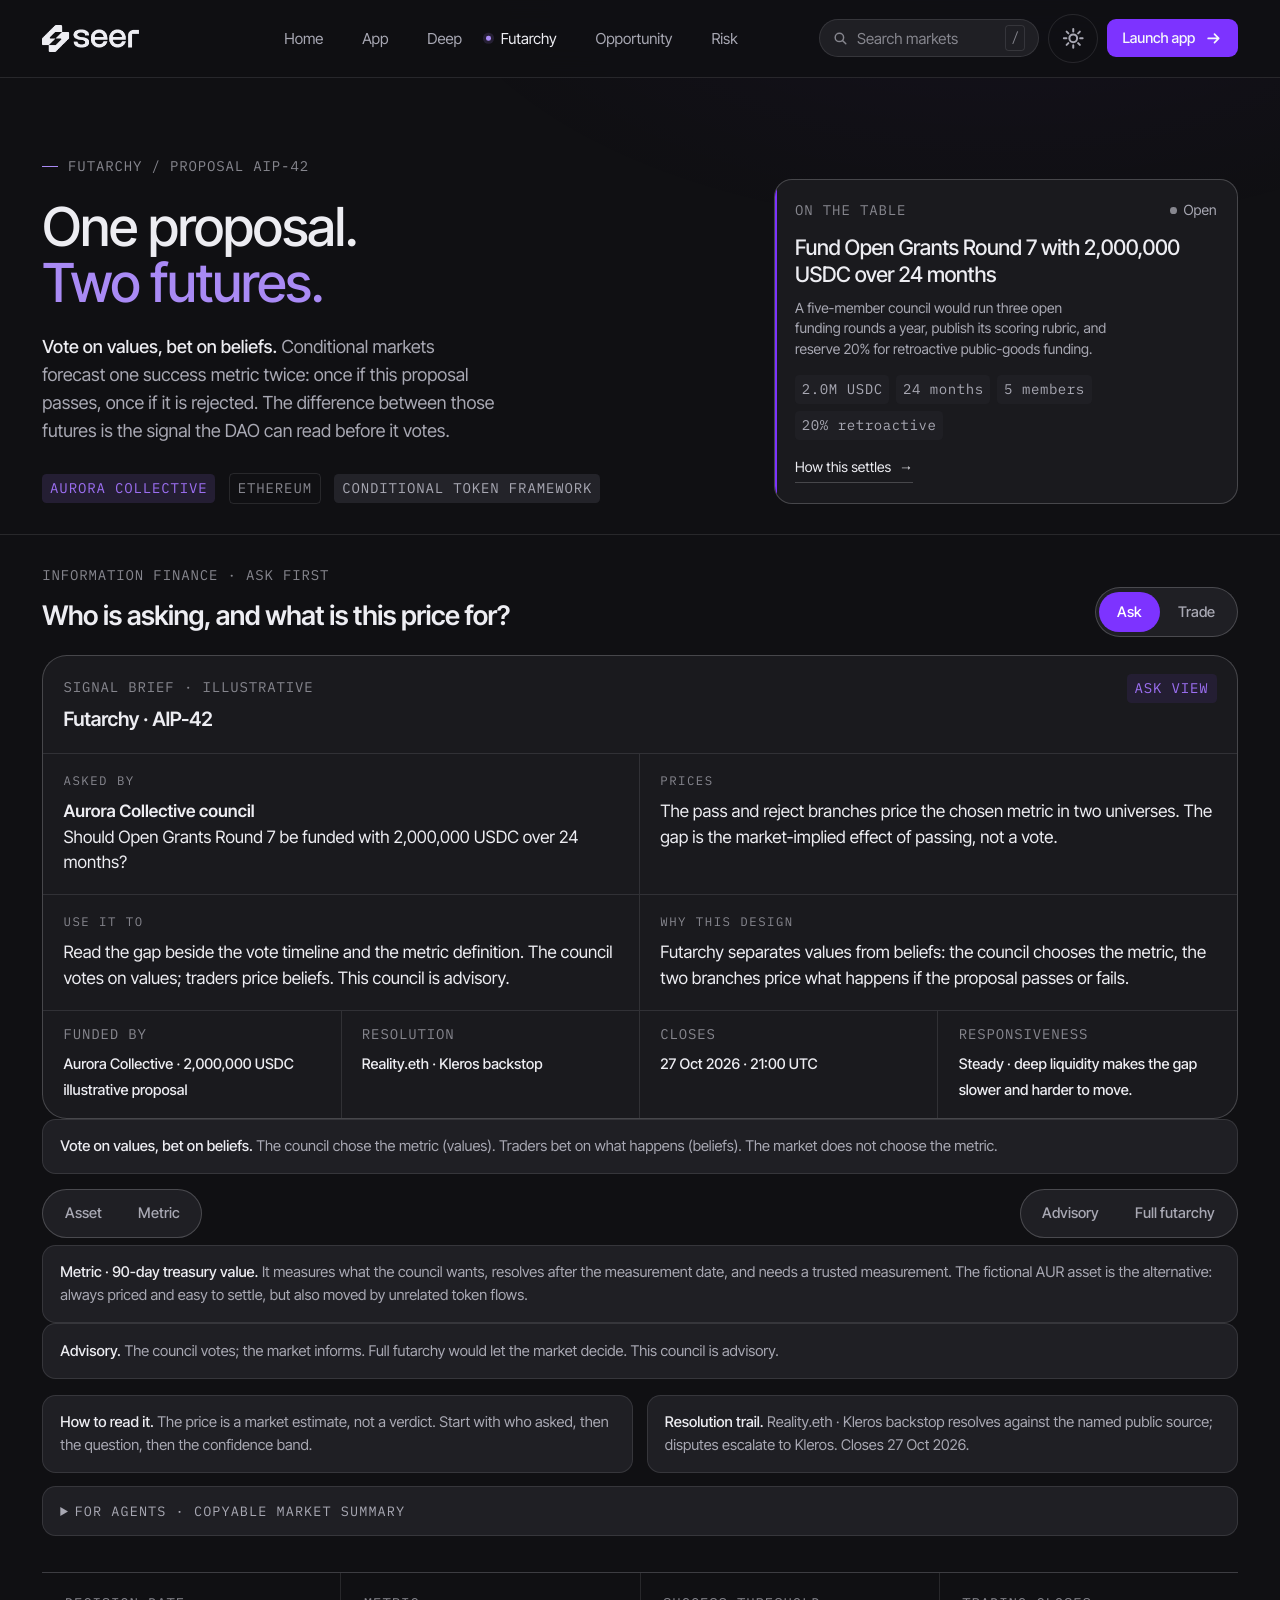
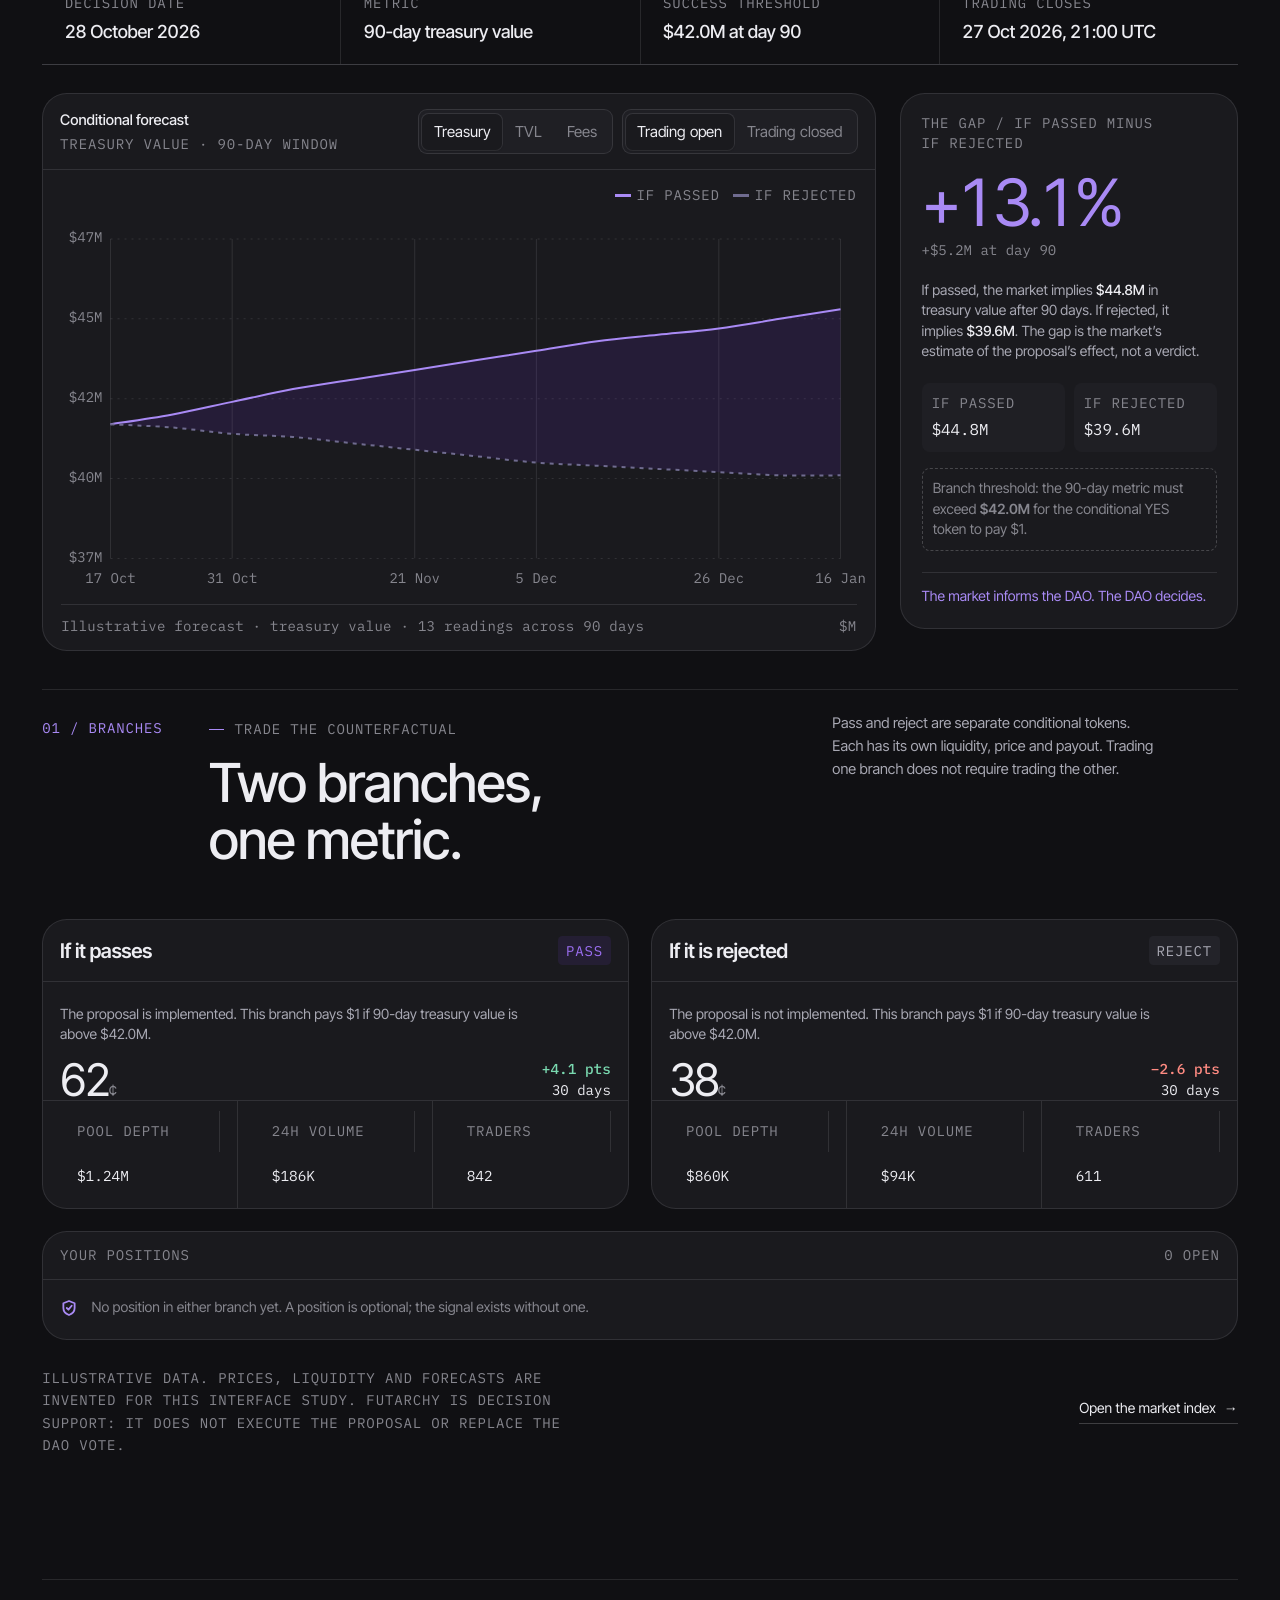
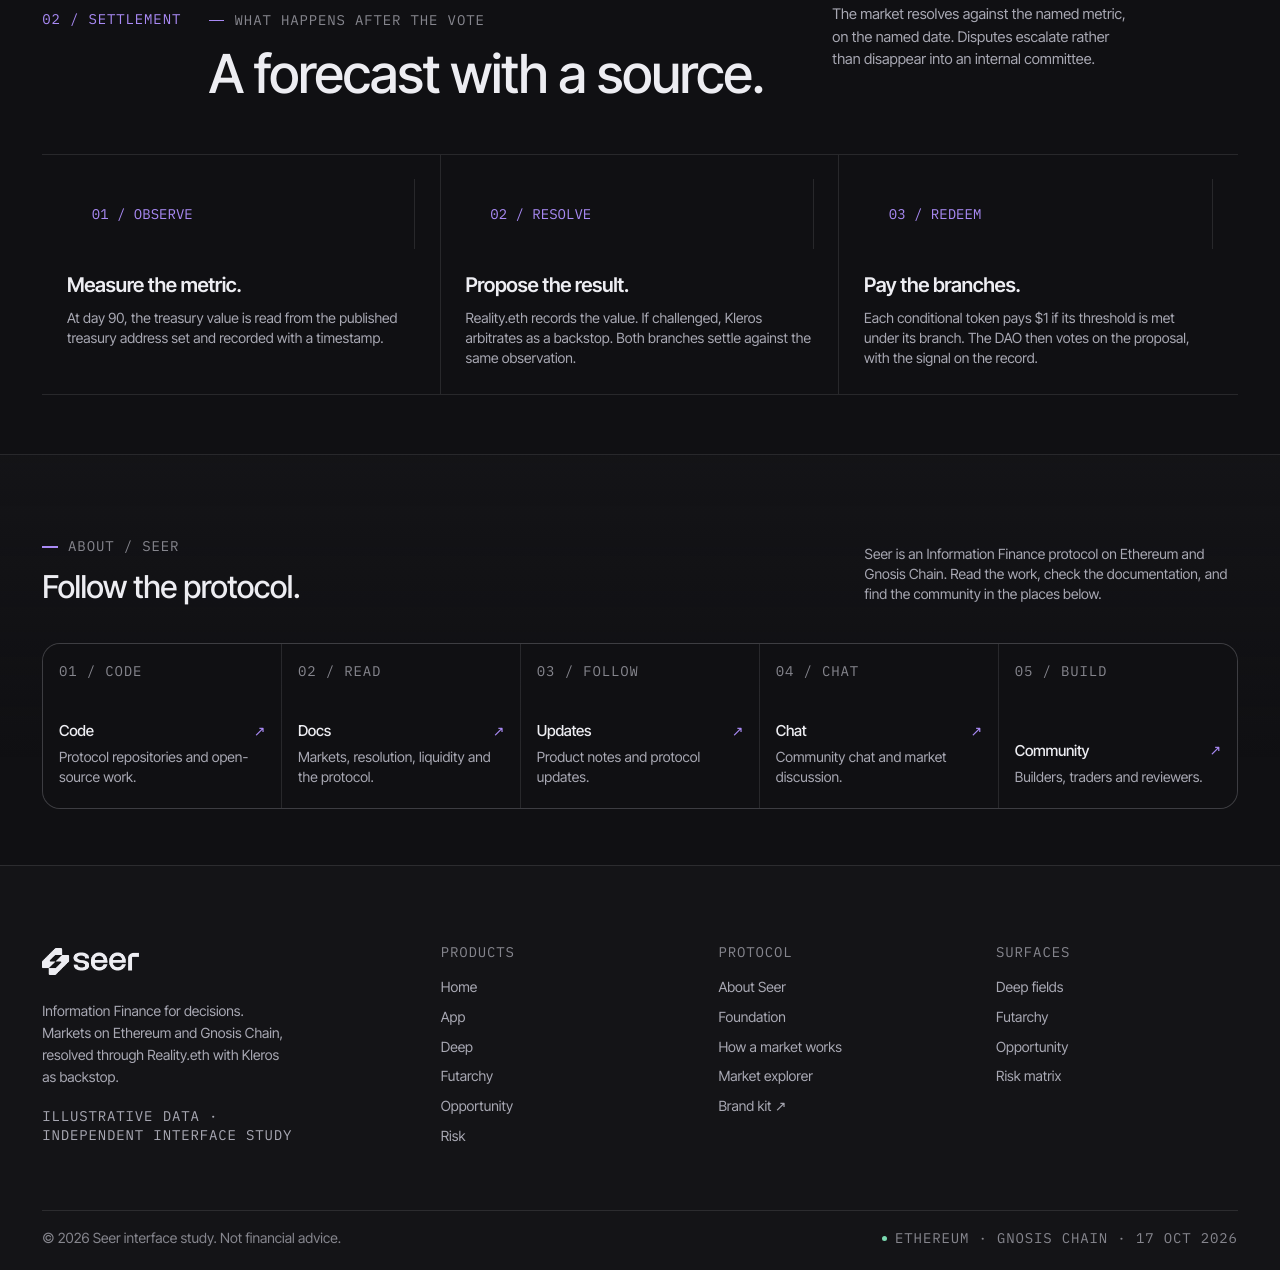
<file: futarchy/index.html>
<!doctype html>
<html lang="en">
<head>
  <meta charset="utf-8">
  <meta name="viewport" content="width=device-width, initial-scale=1">
  <meta name="description" content="Seer Futarchy: vote on values, bet on beliefs, with pass and reject branches pricing one success metric.">
  <meta name="theme-color" content="#101013">
  <title>Seer Futarchy: vote on values, bet on beliefs</title>
  <script>try{var t=localStorage.getItem('seer-theme');if(t==='light')document.documentElement.dataset.theme='light'}catch(e){}</script>
  <link rel="icon" href="../logo/favicon.png" type="image/png">
  <link rel="stylesheet" href="../shared/shared.css?v=39">
  <style>
    .fut-head { padding-block: clamp(44px, 5.6vw, 72px) 30px; border-bottom: 1px solid var(--line); }
    .fut-head-grid { display: grid; grid-template-columns:minmax(0, 1.18fr) minmax(20rem, .82fr); gap:clamp(2rem, 5vw, 4.5rem); align-items: end; }
    .fut-head h1 { max-width:12ch; margin-top:1.25rem; }
    .fut-head .lede { margin-top:1.25rem; max-width:52ch; }
    .proposal-card { border: 1px solid var(--line-strong); border-radius:var(--r-lg); padding:1.125rem; background: var(--card); position: relative; overflow: hidden; }
    .proposal-card::before { content: ""; position: absolute; left:0; top:0; bottom:0; width:.125rem; background: var(--primary); }
    .proposal-card .top { display: flex; justify-content: space-between; align-items: center; gap:.625rem; }
    .proposal-card h2 { margin-top:.75rem; font-size:1.1875rem; line-height:1.3; letter-spacing:-.025em; font-weight: 500; }
    .proposal-card p { margin-top:.5rem; font-size:.7188rem; line-height:1.55; color: var(--text-2); }
    .proposal-facts { display: flex; flex-wrap: wrap; gap:.375rem; margin-top:.8125rem; }
    .proposal-facts span { font-family: var(--font-mono); font-size:.5rem; letter-spacing:.04em; padding:.25rem .375rem; background: var(--surface); border-radius:.25rem; color: var(--text-2); }
    .proposal-card .link-arrow { margin-top:1rem; font-size:.625rem; }

    .fut-meta { display: grid; grid-template-columns:repeat(4, minmax(0, 1fr)); border-bottom: 1px solid var(--line); }
    .fut-meta div { padding:.9375rem 1.25rem .9375rem 0; border-right: 1px solid var(--line); }
    .fut-meta div + div { padding-left:1.25rem; }
    .fut-meta div:last-child { border-right: 0; }
    .fut-meta .v { margin-top:.3125rem; font-size:.75rem; color: var(--text); }

    .fut-main { padding-block: 28px 64px; }
    .forecast { display: grid; grid-template-columns:minmax(0, 1.55fr) minmax(18.75rem, .55fr); gap:1.375rem; align-items: start; }
    .chart-panel { border: 1px solid var(--line); border-radius:var(--r-card); background: var(--card); overflow: hidden; }
    .chart-panel .panel-head { display: flex; align-items: center; justify-content: space-between; gap:.75rem; padding:.8125rem .9375rem; border-bottom: 1px solid var(--line); flex-wrap: wrap; }
    .chart-panel .panel-title { font-size:.8125rem; font-weight: 500; }
    .chart-panel .controls { display: flex; gap:.5rem; align-items: center; flex-wrap: wrap; }
    .chart-body { padding:.875rem 1rem .75rem; }
    .chart-body .chart-head { display: flex; }
    .chart-body .chart-caption { border-top: 1px solid var(--line); padding-top:.625rem; }
    .final-badge { display: none; align-items: center; gap:.375rem; font-family: var(--font-mono); font-size:.5rem; letter-spacing:.06em; text-transform: uppercase; color: var(--violet-text); }
    .chart-panel.is-closed .final-badge { display: inline-flex; }
    .chart-panel.is-closed .chart-body { position: relative; }
    .chart-panel.is-closed .chart-body::after { content: "FINAL SNAPSHOT · 27 OCT 2026"; position: absolute; top:1.25rem; right:1.125rem; font-family: var(--font-mono); font-size:.5rem; letter-spacing:.1em; color: var(--violet-text); border: 1px solid color-mix(in srgb, var(--primary) 40%, var(--line)); background: var(--violet-soft); padding:.25rem .375rem; border-radius:.1875rem; }

    .reading { border: 1px solid var(--line); border-radius:var(--r-card); background: var(--card); padding:1.125rem; }
    .reading .gap-big { font-size:3.625rem; line-height:.9; letter-spacing:-.06em; margin-top:1.125rem; color: var(--violet-text); font-variant-numeric: tabular-nums; }
    .reading .gap-sub { margin-top:.4375rem; font-family: var(--font-mono); font-size:.5625rem; color: var(--muted); }
    .reading .gap-copy { margin-top:1.125rem; font-size:.75rem; line-height:1.6; color: var(--text-2); }
    .reading .gap-copy b { color: var(--text); font-weight: 500; }
    .reading .branches { display: grid; grid-template-columns:1fr 1fr; gap:.5rem; margin-top:1.125rem; }
    .reading .branch-mini { padding:.5625rem; background: var(--surface); border-radius:.4375rem; }
    .reading .branch-mini .k { font-family: var(--font-mono); font-size:.5rem; color: var(--muted); text-transform: uppercase; letter-spacing:.06em; }
    .reading .branch-mini .v { margin-top:.25rem; font-family: var(--font-mono); font-size:.875rem; }
    .reading .persistent { margin-top:1.125rem; padding-top:.8125rem; border-top: 1px solid var(--line); font-size:.6875rem; line-height:1.5; color: var(--violet-text); }
    .reading .threshold { margin-top:.875rem; padding:.5625rem; border: 1px dashed var(--line-strong); border-radius:.4375rem; font-size:.5938rem; line-height:1.5; color: var(--muted); }

    .branch-section { padding-top:2.125rem; }
    .branch-grid { display: grid; grid-template-columns:1fr 1fr; gap:1.25rem; }
    .branch-card { border: 1px solid var(--line); border-radius:var(--r-card); background: var(--card); overflow: visible; }
    .branch-head { display: flex; justify-content: space-between; align-items: center; gap:.625rem; padding:.8125rem .9375rem; border-bottom: 1px solid var(--line); }
    .branch-head h2 { font-size:1.125rem; letter-spacing:-.025em; margin-top:0; }
    .branch-intro { padding:.875rem .9375rem 0; }
    .branch-intro p { font-size:.6875rem; line-height:1.55; color: var(--text-2); margin-top:.375rem; }
    .branch-price { display: flex; align-items: flex-end; justify-content: space-between; gap:.75rem; padding:.75rem .9375rem 0; }
    .branch-price .p { font-size:2.5rem; line-height:.9; letter-spacing:-.06em; font-variant-numeric: tabular-nums; }
    .branch-price .p small { font-size:.875rem; color: var(--muted); }
    .branch-price .d { font-family: var(--font-mono); font-size:.5625rem; text-align: right; line-height:1.6; }
    .branch-price .d b { display: block; font-weight: 500; font-size:.625rem; }
    .branch-ticket { padding:.75rem .9375rem .9375rem; }
    .branch-ticket .trade { border: 0; background: transparent; }
    .branch-ticket .trade-head { padding:0 0 .625rem; }
    .branch-ticket .trade-body { padding:.5rem 0 0; }
    .branch-stats { display: grid; grid-template-columns:repeat(3, 1fr); border-top: 1px solid var(--line); }
    .branch-stats div { padding:.5625rem .9375rem; border-right: 1px solid var(--line); }
    .branch-stats div:last-child { border-right: 0; }
    .branch-stats .k { font-family: var(--font-mono); font-size:.4375rem; letter-spacing:.07em; text-transform: uppercase; color: var(--muted); }
    .branch-stats .v { margin-top:.1875rem; font-family: var(--font-mono); font-size:.5625rem; color: var(--text); }
    .trade-closed { margin:0 .9375rem .9375rem; border: 1px dashed var(--line-strong); border-radius:.5rem; padding:1rem; text-align: center; color: var(--muted); font-size:.6875rem; line-height:1.5; }
    .trade-closed b { display: block; color: var(--text); font-weight: 500; margin-bottom:.25rem; }

    .positions { margin-top:1.25rem; border: 1px solid var(--line); border-radius:var(--r-card); background: var(--card); overflow: hidden; }
    .positions-head { display: flex; justify-content: space-between; align-items: center; gap:.625rem; padding:.75rem .9375rem; border-bottom: 1px solid var(--line); }
    .positions-body { padding:.5rem .9375rem .875rem; }
    .position-row { display: grid; grid-template-columns:5rem minmax(0, 1fr) 6.25rem; gap:.75rem; align-items: center; padding:.5rem 0; border-bottom: 1px solid var(--line); font-size:.6562rem; }
    .position-row:last-child { border-bottom: 0; }
    .position-row b { font-family: var(--font-mono); font-size:.625rem; font-weight: 400; }
    .position-empty { display: flex; align-items: center; gap:.75rem; padding:.5rem 0 .25rem; color: var(--muted); font-size:.6562rem; }
    .position-empty .icon { color: var(--violet-text); }

    .settle { display: grid; grid-template-columns:repeat(3, 1fr); border-top: 1px solid var(--line); border-bottom: 1px solid var(--line); }
    .settle div { padding:1.375rem; border-right: 1px solid var(--line); }
    .settle div:last-child { border-right: 0; }
    .settle .n { font-family: var(--font-mono); font-size:.5625rem; color: var(--violet-text); }
    .settle h3 { margin-top:1.125rem; font-size:1.125rem; letter-spacing:-.02em; }
    .settle p { margin-top:.4375rem; font-size:.75rem; line-height:1.55; color: var(--text-2); }

    @media (max-width: 1180px) {
      .forecast { grid-template-columns:1fr; }
      .reading { display: grid; grid-template-columns:1fr 1fr; gap:0 1.5rem; }
      .reading .gap-big { margin-top:.5rem; }
      .reading .persistent { grid-column: 1 / -1; }
    }
    @media (max-width: 980px) {
      .fut-head-grid { grid-template-columns:1fr; align-items: start; }
      .fut-meta { grid-template-columns:1fr 1fr; }
      .fut-meta div:nth-child(2) { border-right: 0; }
      .fut-meta div:nth-child(n+3) { border-top: 1px solid var(--line); }
      .branch-grid { grid-template-columns:1fr; }
    }
    @media (max-width: 680px) {
      .fut-head { padding-top:2.125rem; }
      .reading { display: block; }
      .fut-meta { grid-template-columns:1fr 1fr; }
      .fut-meta div { padding:.75rem .75rem .75rem 0; }
      .fut-meta div + div { padding-left:.75rem; }
      .settle { grid-template-columns:1fr; }
      .settle div { border-right: 0; border-bottom: 1px solid var(--line); padding:1.125rem; }
      .settle div:last-child { border-bottom: 0; }
      .branch-price .p { font-size:2.125rem; }
      .position-row { grid-template-columns:4.375rem 1fr 4.625rem; }
    }

    @media (min-width: 1024px) {
      body[data-page="futarchy"] .proposal-card p,
      body[data-page="futarchy"] .proposal-facts span,
      body[data-page="futarchy"] .fut-meta .v,
      body[data-page="futarchy"] .chart-caption,
      body[data-page="futarchy"] .reading .gap-copy,
      body[data-page="futarchy"] .reading .threshold,
      body[data-page="futarchy"] .reading .persistent,
      body[data-page="futarchy"] .branch-intro p,
      body[data-page="futarchy"] .branch-price .d,
      body[data-page="futarchy"] .branch-stats .k,
      body[data-page="futarchy"] .settle p,
      body[data-page="futarchy"] .position-row,
      body[data-page="futarchy"] .tag { font-size:.78rem; line-height:1.45; }
      body[data-page="futarchy"] .reading .branch-mini .k,
      body[data-page="futarchy"] .reading .gap-sub,
      body[data-page="futarchy"] .branch-price .d,
      body[data-page="futarchy"] .settle .n,
      body[data-page="futarchy"] .position-empty span,
      body[data-page="futarchy"] .link-arrow,
      body[data-page="futarchy"] .status { font-size:.78rem; line-height:1.45; }
      body[data-page="futarchy"] .branch-stats .v,
      body[data-page="futarchy"] .position-row b { font-size:.8rem; }
      body[data-page="futarchy"] .branch-price .d b { font-size:.8rem; }
      body[data-page="futarchy"] .btn,
      body[data-page="futarchy"] .btn-sm,
      body[data-page="futarchy"] .select { font-size:.8rem; }
    }
  </style>
</head>
<body data-page="futarchy">
  <div id="site-header"></div>
  <main id="main">
    <section class="fut-head">
      <div class="wrap">
        <div class="fut-head-grid">
          <div>
            <p class="eyebrow">Futarchy / Proposal AIP-42</p>
            <h1 class="h1">One proposal.<br><span class="accent">Two futures.</span></h1>
            <p class="lede"><strong style="font-weight:500;color:var(--text)">Vote on values, bet on beliefs.</strong> Conditional markets forecast one success metric twice: once if this proposal passes, once if it is rejected. The difference between those futures is the signal the DAO can read before it votes.</p>
            <div class="row mt-24"><span class="tag tag-violet">Aurora Collective</span><span class="tag tag-chain">Ethereum</span><span class="tag">Conditional Token Framework</span></div>
          </div>
          <aside class="proposal-card" aria-label="Proposal summary">
            <div class="top"><span class="micro">On the table</span><span class="status is-open"><span class="dot"></span>Open</span></div>
            <h2>Fund Open Grants Round 7 with 2,000,000 USDC over 24 months</h2>
            <p>A five-member council would run three open funding rounds a year, publish its scoring rubric, and reserve 20% for retroactive public-goods funding.</p>
            <div class="proposal-facts"><span>2.0M USDC</span><span>24 months</span><span>5 members</span><span>20% retroactive</span></div>
            <a class="link-arrow" href="#settle">How this settles <span aria-hidden="true">→</span></a>
          </aside>
        </div>
      </div>
    </section>

    <div class="wrap">
      <div class="stat-strip stat-strip--meta" aria-label="Proposal market details">
        <div class="stat"><div class="k"><span class="micro">Decision date</span></div><div class="v">28 October 2026</div></div>
        <div class="stat"><div class="k"><span class="micro">Metric</span></div><div class="v">90-day treasury value</div></div>
        <div class="stat"><div class="k"><span class="micro">Success threshold</span></div><div class="v">$42.0M at day 90</div></div>
        <div class="stat"><div class="k"><span class="micro">Trading closes</span></div><div class="v" id="close-meta">27 Oct 2026, 21:00 UTC</div></div>
      </div>
    </div>

    <section class="fut-main">
      <div class="wrap">
        <div class="forecast">
          <div class="chart-panel" id="chart-panel">
            <div class="panel-head">
              <div><div class="panel-title">Conditional forecast</div><div class="micro" id="chart-sub" style="margin-top:.1875rem">Treasury value · 90-day window</div></div>
              <div class="controls">
                <span class="final-badge"><span class="dot" style="width:.3125rem;height:.3125rem;border-radius:50%;background:var(--primary)"></span>Final reading</span>
                <div class="segmented" id="metric-tabs" role="group" aria-label="Forecast metric">
                  <button type="button" data-metric="treasury" aria-pressed="true">Treasury</button>
                  <button type="button" data-metric="tvl" aria-pressed="false">TVL</button>
                  <button type="button" data-metric="fees" aria-pressed="false">Fees</button>
                </div>
                <div class="segmented" id="state-tabs" role="group" aria-label="Trading state">
                  <button type="button" data-state="open" aria-pressed="true">Trading open</button>
                  <button type="button" data-state="closed" aria-pressed="false">Trading closed</button>
                </div>
              </div>
            </div>
            <div class="chart-body" id="forecast-chart">
              <div class="skeleton" style="height:20rem;border-radius:.625rem"></div>
            </div>
          </div>

          <aside class="reading" aria-live="polite">
            <div class="micro">The gap / if passed minus if rejected</div>
            <div class="gap-big" id="gap-big">+13.1%</div>
            <div class="gap-sub" id="gap-sub">+$5.2M at day 90</div>
            <p class="gap-copy" id="gap-copy">If passed, the market implies <b>$44.8M</b> in treasury value after 90 days. If rejected, it implies <b>$39.6M</b>. The gap is the market’s estimate of the proposal’s effect, not a verdict.</p>
            <div class="branches">
              <div class="branch-mini"><div class="k">If passed</div><div class="v" id="reading-pass">$44.8M</div></div>
              <div class="branch-mini"><div class="k">If rejected</div><div class="v" id="reading-reject">$39.6M</div></div>
            </div>
            <div class="threshold">Branch threshold: the 90-day metric must exceed <b>$42.0M</b> for the conditional YES token to pay $1.</div>
            <p class="persistent">The market informs the DAO. The DAO decides.</p>
          </aside>
        </div>

        <section class="branch-section" id="branch" aria-labelledby="branch-title">
          <div class="section-head">
            <div class="index">01 / BRANCHES</div>
            <div><p class="eyebrow" style="margin-bottom:.875rem">Trade the counterfactual</p><h2 class="h1" id="branch-title">Two branches, one metric.</h2></div>
            <p class="head-note">Pass and reject are separate conditional tokens. Each has its own liquidity, price and payout. Trading one branch does not require trading the other.</p>
          </div>
          <div class="branch-grid">
            <article class="branch-card" id="pass-card">
              <div class="branch-head"><h2>If it passes</h2><span class="tag tag-violet">PASS</span></div>
              <div class="branch-intro"><p>The proposal is implemented. This branch pays $1 if 90-day treasury value is above $42.0M.</p></div>
              <div class="branch-price"><div class="p">62<small>¢</small></div><div class="d"><b class="trend-up">+4.1 pts</b><span>30 days</span></div></div>
              <div class="branch-ticket" id="pass-ticket"></div>
              <div class="branch-stats"><div><div class="k">Pool depth</div><div class="v">$1.24M</div></div><div><div class="k">24h volume</div><div class="v">$186K</div></div><div><div class="k">Traders</div><div class="v">842</div></div></div>
            </article>
            <article class="branch-card" id="fail-card">
              <div class="branch-head"><h2>If it is rejected</h2><span class="tag">REJECT</span></div>
              <div class="branch-intro"><p>The proposal is not implemented. This branch pays $1 if 90-day treasury value is above $42.0M.</p></div>
              <div class="branch-price"><div class="p">38<small>¢</small></div><div class="d"><b class="trend-down">−2.6 pts</b><span>30 days</span></div></div>
              <div class="branch-ticket" id="fail-ticket"></div>
              <div class="branch-stats"><div><div class="k">Pool depth</div><div class="v">$860K</div></div><div><div class="k">24h volume</div><div class="v">$94K</div></div><div><div class="k">Traders</div><div class="v">611</div></div></div>
            </article>
          </div>
        </section>

        <section class="positions" aria-labelledby="positions-title">
          <div class="positions-head"><span class="micro" id="positions-title">Your positions</span><span class="micro" id="positions-count">0 open</span></div>
          <div class="positions-body" id="positions-body"></div>
        </section>

        <div class="row mt-24" style="justify-content:space-between">
          <p class="micro" style="max-width:64ch;line-height:1.6">Illustrative data. Prices, liquidity and forecasts are invented for this interface study. Futarchy is decision support: it does not execute the proposal or replace the DAO vote.</p>
          <a class="link-arrow" href="../app/index.html">Open the market index <span aria-hidden="true">→</span></a>
        </div>
      </div>
    </section>

    <section class="section-sm" id="settle">
      <div class="wrap">
        <div class="section-head">
          <div class="index">02 / SETTLEMENT</div>
          <div><p class="eyebrow" style="margin-bottom:.875rem">What happens after the vote</p><h2 class="h1">A forecast with a source.</h2></div>
          <p class="head-note">The market resolves against the named metric, on the named date. Disputes escalate rather than disappear into an internal committee.</p>
        </div>
        <div class="settle">
          <div><div class="n">01 / OBSERVE</div><h3>Measure the metric.</h3><p>At day 90, the treasury value is read from the published treasury address set and recorded with a timestamp.</p></div>
          <div><div class="n">02 / RESOLVE</div><h3>Propose the result.</h3><p>Reality.eth records the value. If challenged, Kleros arbitrates as a backstop. Both branches settle against the same observation.</p></div>
          <div><div class="n">03 / REDEEM</div><h3>Pay the branches.</h3><p>Each conditional token pays $1 if its threshold is met under its branch. The DAO then votes on the proposal, with the signal on the record.</p></div>
        </div>
      </div>
    </section>
  </main>
    <section class="about-band" id="about" aria-labelledby="about-title">
      <div class="wrap">
        <div class="about-head">
          <div><p class="eyebrow">About / Seer</p><h2 class="h2" id="about-title">Follow the protocol.</h2></div>
          <p class="about-note">Seer is an Information Finance protocol on Ethereum and Gnosis Chain. Read the work, check the documentation, and find the community in the places below.</p>
        </div>
        <div class="about-links">
          <a class="about-link" href="https://github.com/seer-pm" target="_blank" rel="noopener noreferrer"><span class="about-index">01 / Code</span><span class="about-name">Code <span aria-hidden="true">↗</span></span><span class="about-desc">Protocol repositories and open-source work.</span></a>
          <a class="about-link" href="https://seer-3.gitbook.io/seer-documentation" target="_blank" rel="noopener noreferrer"><span class="about-index">02 / Read</span><span class="about-name">Docs <span aria-hidden="true">↗</span></span><span class="about-desc">Markets, resolution, liquidity and the protocol.</span></a>
          <a class="about-link" href="https://x.com/seer_pm?s=11" target="_blank" rel="noopener noreferrer"><span class="about-index">03 / Follow</span><span class="about-name">Updates <span aria-hidden="true">↗</span></span><span class="about-desc">Product notes and protocol updates.</span></a>
          <a class="about-link" href="https://t.me/Seerpredictionmarket" target="_blank" rel="noopener noreferrer"><span class="about-index">04 / Chat</span><span class="about-name">Chat <span aria-hidden="true">↗</span></span><span class="about-desc">Community chat and market discussion.</span></a>
          <a class="about-link" href="https://discord.com/invite/AYqDkeZuvk" target="_blank" rel="noopener noreferrer"><span class="about-index">05 / Build</span><span class="about-name">Community <span aria-hidden="true">↗</span></span><span class="about-desc">Builders, traders and reviewers.</span></a>
        </div>
      </div>
    </section>

  <div id="site-footer"></div>
  <script src="../shared/shared.js?v=39"></script>
  <script>
    (function () {
      const S = window.SEER, f = S.fmt;
      const F = S.futarchy;
      const state = { metric: 'treasury', closed: false, positions: [] };
      const chartHost = document.getElementById('forecast-chart');
      const passHost = document.getElementById('pass-ticket');
      const failHost = document.getElementById('fail-ticket');
      const positionsBody = document.getElementById('positions-body');

      function conf() { return F.metrics[state.metric]; }
      function ends() {
        const c = conf();
        const pass = c.pass[c.pass.length - 1], reject = c.reject[c.reject.length - 1];
        return { pass, reject, gap: pass - reject, pct: ((pass - reject) / reject) * 100 };
      }
      function fmtVal(v) {
        return '$' + Number(v).toFixed(1) + 'M';
      }

      function renderChart() {
        const c = conf();
        const e = ends();
        document.getElementById('chart-sub').textContent = c.label + ' · 90-day window';
        chartHost.innerHTML = '';
        S.charts.line(chartHost, {
          series: [
            { name: 'If passed', values: c.pass, color: 'var(--chart-1)' },
            { name: 'If rejected', values: c.reject, color: 'var(--chart-3)', dashed: true }
          ],
          labels: F.xLabels,
          height: 330,
          yMin: c.yMin,
          yMax: c.yMax,
          yTicks: 4,
          xTicks: 6,
          yFormat: (v) => '$' + Number(v).toFixed(0) + 'M',
          label: `Conditional forecast: ${c.label} if passed versus rejected`,
          band: { fill: 'var(--primary)', opacity: .11, label: 'Gap at day 90', format: (d) => (d >= 0 ? '+' : '−') + '$' + Math.abs(d).toFixed(1) + 'M' },
          caption: `Illustrative forecast · ${c.label.toLowerCase()} · 13 readings across 90 days`,
          unit: c.unit
        });
        document.getElementById('gap-big').textContent = (e.pct >= 0 ? '+' : '−') + Math.abs(e.pct).toFixed(1) + '%';
        document.getElementById('gap-sub').textContent = (e.gap >= 0 ? '+' : '−') + fmtVal(Math.abs(e.gap)) + ' at day 90';
        document.getElementById('gap-copy').innerHTML = 'If passed, the market implies <b>' + fmtVal(e.pass) + '</b> in ' + c.label.toLowerCase() + ' after 90 days. If rejected, it implies <b>' + fmtVal(e.reject) + '</b>. The gap is the market’s estimate of the proposal’s effect, not a verdict.';
        document.getElementById('reading-pass').textContent = fmtVal(e.pass);
        document.getElementById('reading-reject').textContent = fmtVal(e.reject);
      }

      function renderTicket(host, branch) {
        if (state.closed) {
          host.innerHTML = '<div class="trade-closed"><b>Trading closed</b>The final reading is fixed. Branch prices are shown for settlement reference only.</div>';
          return;
        }
        const price = branch === 'pass' ? F.passPrice : F.failPrice;
        S.tradeTicket(host, {
          title: 'Trade this branch',
          subtitle: 'Conditional YES · threshold $42.0M',
          outcomes: [
            { id: 'yes', label: 'YES', price },
            { id: 'no', label: 'NO', price: 1 - price }
          ],
          depth: branch === 'pass' ? F.passLiquidity : F.failLiquidity,
          initialAmount: 0,
          quickScale: 100,
          note: 'Conditional shares pay $1 if the branch threshold is met. This is an illustrative quote, not a fill.',
          onConfirm: (st) => {
            state.positions.push({ branch: branch === 'pass' ? 'PASS' : 'REJECT', side: st.side.toUpperCase(), amount: st.amount, shares: st.shares });
            renderPositions();
          }
        });
      }

      function renderPositions() {
        document.getElementById('positions-count').textContent = state.positions.length + ' open';
        if (!state.positions.length) {
          positionsBody.innerHTML = '<div class="position-empty">' + S.icons.shield + '<span>No position in either branch yet. A position is optional; the signal exists without one.</span></div>';
          return;
        }
        positionsBody.innerHTML = state.positions.map((p) => '<div class="position-row"><span class="tag ' + (p.branch === 'PASS' ? 'tag-violet' : '') + '">' + p.branch + ' · ' + p.side + '</span><span>' + f.usd(p.amount, 0) + ' at ' + f.pct(p.amount / p.shares) + '</span><b>' + f.num(p.shares, 1) + ' shares</b></div>').join('');
      }

      function renderAll() {
        renderChart();
        renderTicket(passHost, 'pass');
        renderTicket(failHost, 'fail');
        renderPositions();
        document.getElementById('chart-panel').classList.toggle('is-closed', state.closed);
        document.getElementById('close-meta').textContent = state.closed ? 'Closed 27 Oct 2026, 21:00 UTC' : '27 Oct 2026, 21:00 UTC';
        document.querySelectorAll('#state-tabs button').forEach((b) => b.setAttribute('aria-pressed', String((b.dataset.state === 'closed') === state.closed)));
        document.querySelectorAll('#metric-tabs button').forEach((b) => b.setAttribute('aria-pressed', String(b.dataset.metric === state.metric)));
      }

      document.getElementById('metric-tabs').addEventListener('click', (e) => {
        const b = e.target.closest('[data-metric]');
        if (!b) return;
        state.metric = b.dataset.metric;
        renderAll();
      });
      document.getElementById('state-tabs').addEventListener('click', (e) => {
        const b = e.target.closest('[data-state]');
        if (!b) return;
        state.closed = b.dataset.state === 'closed';
        renderAll();
      });

      setTimeout(renderAll, 520);
    })();
  </script>
</body>
</html>
</file>
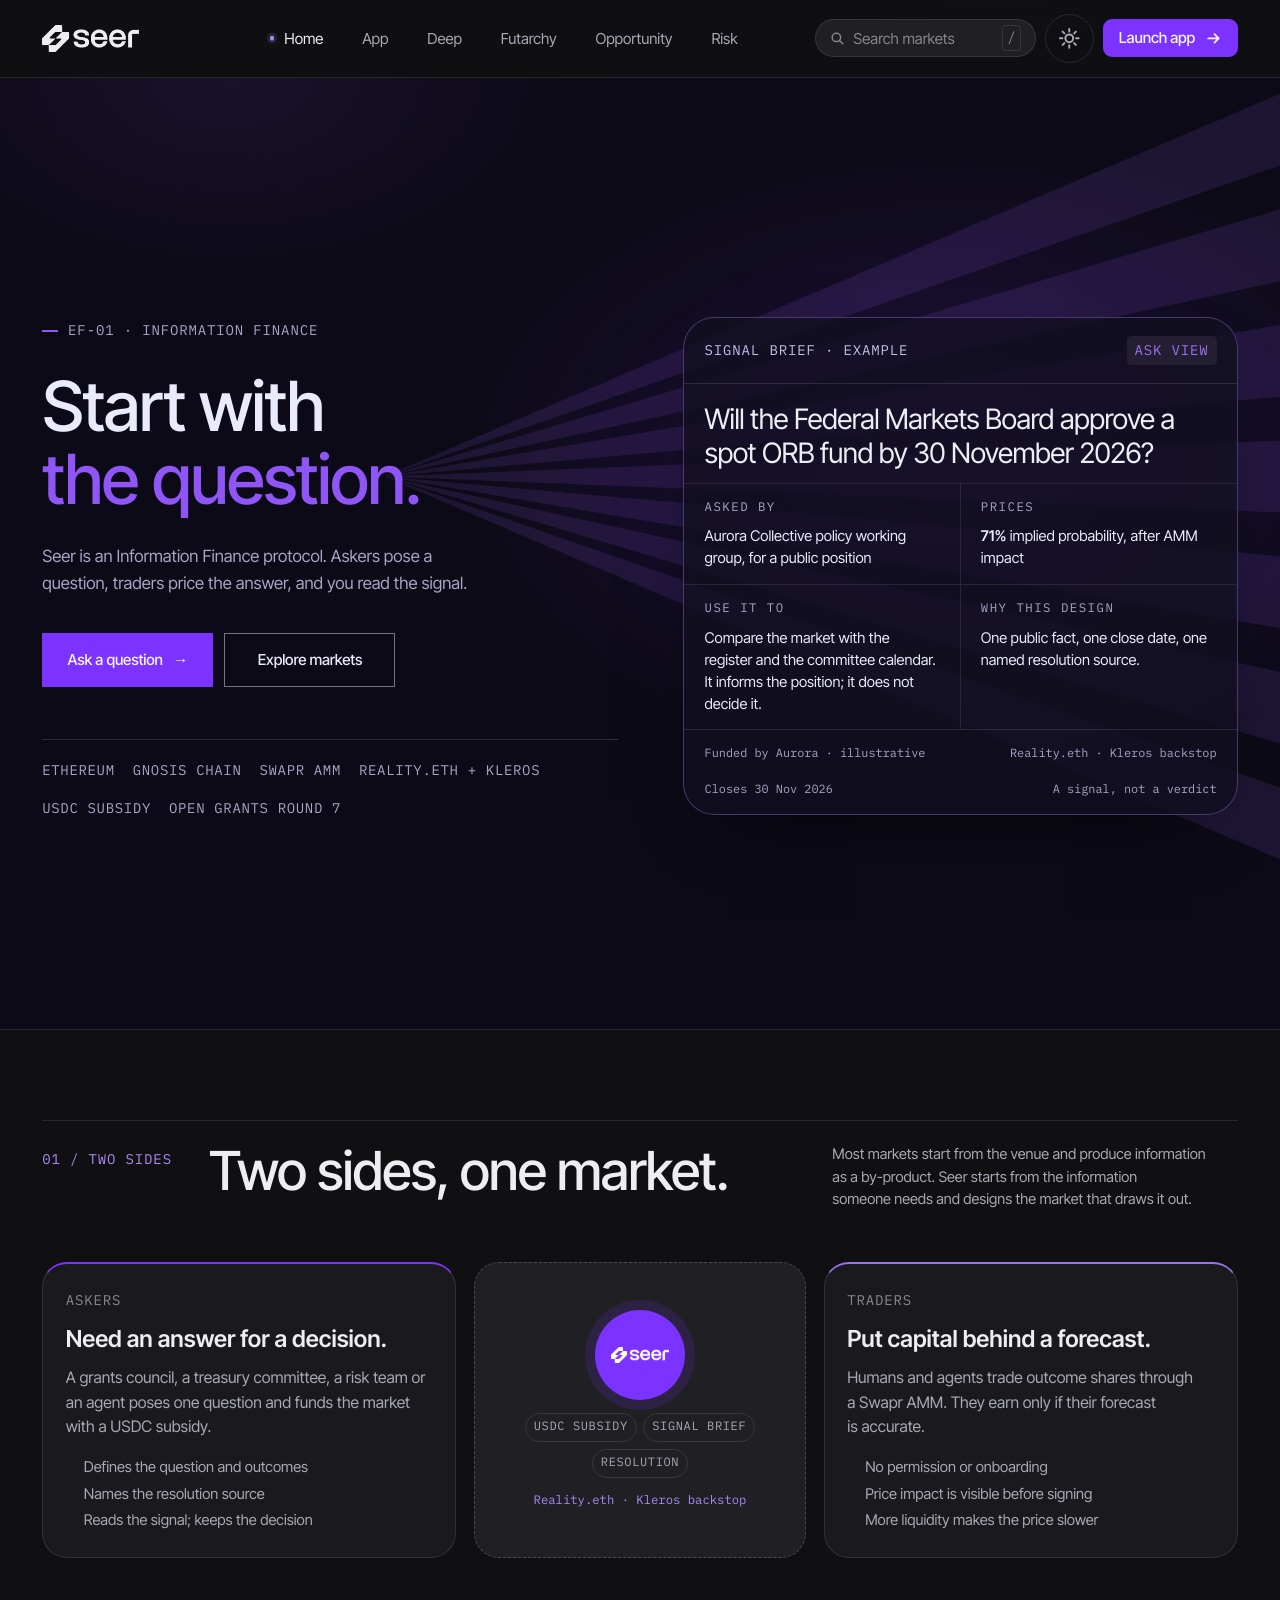
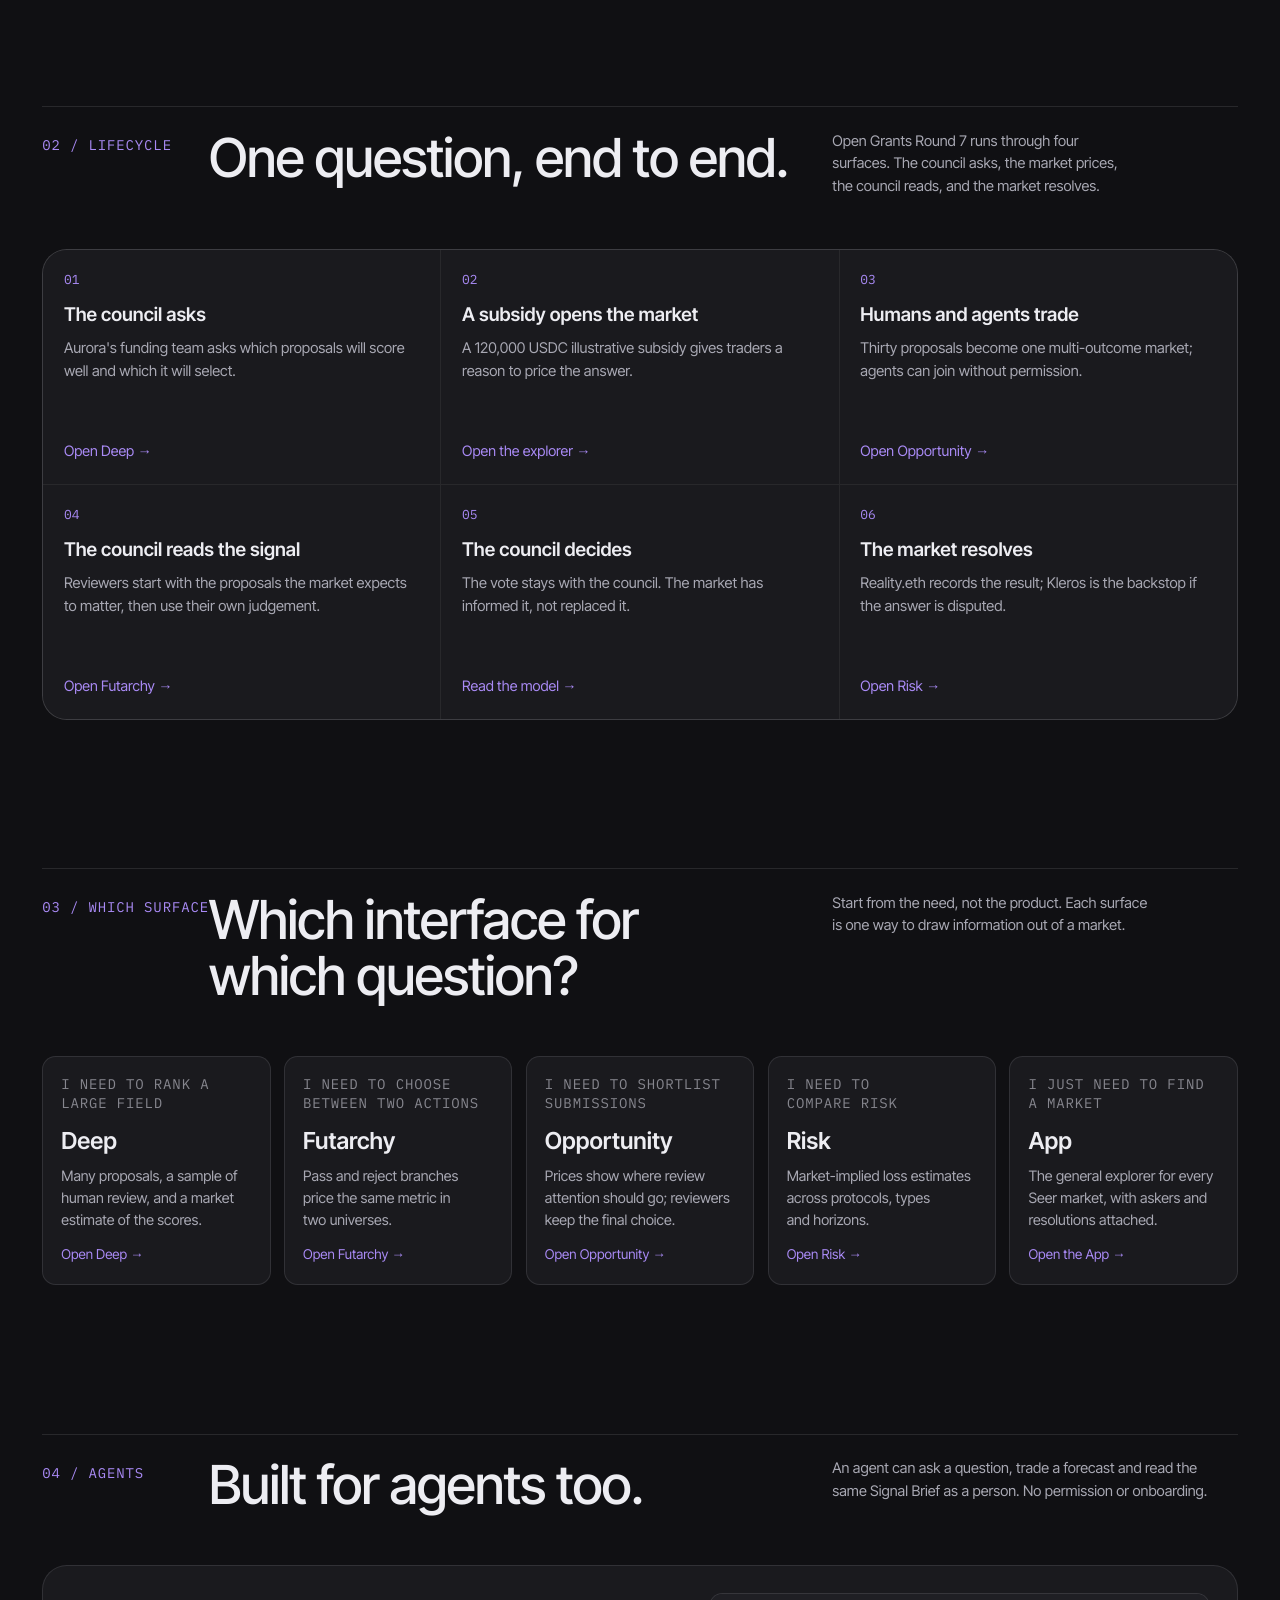
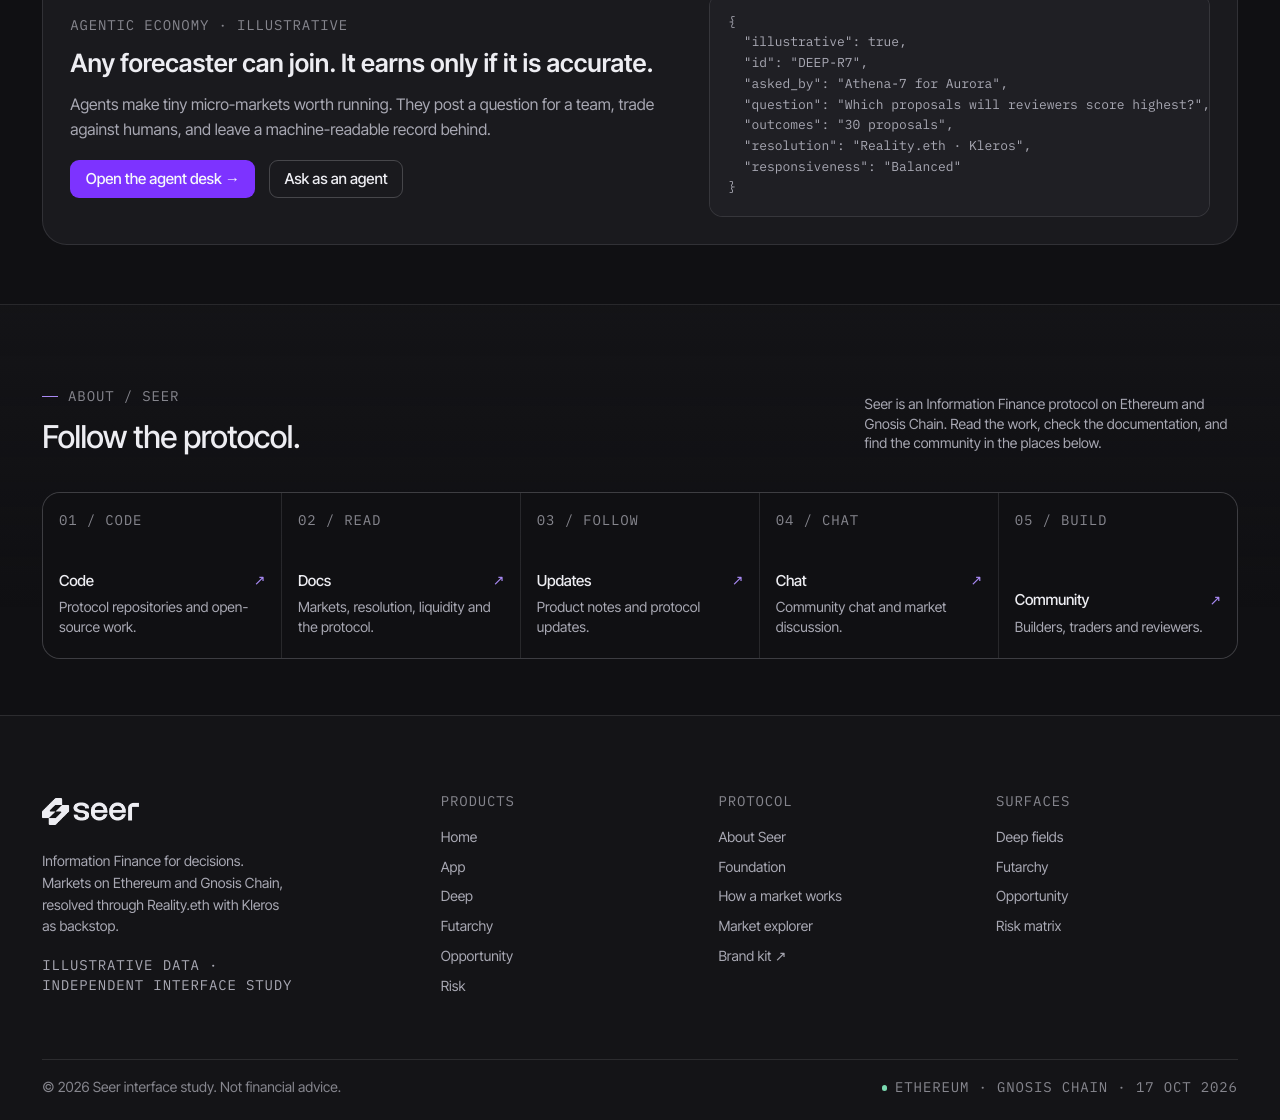
<file: home/index.html>
<!doctype html>
<html lang="en">
<head>
  <meta charset="utf-8">
  <meta name="viewport" content="width=device-width, initial-scale=1">
  <meta name="description" content="Seer is an Information Finance protocol: askers pose a question, traders price the answer, and you read the signal.">
  <meta name="theme-color" content="#0c0a16">
  <title>Seer: Information Finance for decision makers</title>
  <script>try{var t=localStorage.getItem('seer-theme');if(t==='light')document.documentElement.dataset.theme='light'}catch(e){}</script>
  <link rel="icon" href="../logo/favicon.png" type="image/png">
  <link rel="stylesheet" href="../shared/shared.css?v=39">
  <style>
    :root { --hero-accent:#8f55f7; }
    [data-theme="light"] { --hero-accent:#6c2bd9; }

    .hero {
      position: relative;
      overflow: hidden;
      background: var(--hero);
      color: var(--hero-text);
      border-bottom: 1px solid var(--line);
      isolation: isolate;
    }
    .hero::before {
      content: "";
      position: absolute;
      inset:0;
      z-index: -1;
      background:
        radial-gradient(760px 480px at 74% 40%, rgba(125, 51, 255, .18), transparent 66%),
        radial-gradient(500px 300px at 18% 0%, rgba(143, 85, 247, .10), transparent 70%);
    }
    .hero-rays {
      position: absolute;
      z-index: -1;
      top:-22%;
      right:-8%;
      width:78%;
      height:128%;
      pointer-events: none;
      background: var(--hero-accent);
      opacity: .13;
      -webkit-mask: url("../logo/rays.png") center / contain no-repeat;
      mask: url("../logo/rays.png") center / contain no-repeat;
      mix-blend-mode: screen;
    }
    [data-theme="light"] .hero-rays { opacity: .08; mix-blend-mode: multiply; }
    .hero-inner {
      position: relative;
      display: grid;
      grid-template-columns:minmax(0, 1.02fr) minmax(0, .98fr);
      gap:clamp(2rem, 5vw, 4.5rem);
      align-items: center;
      min-height:min(47.5rem, calc(100vh - 4.25rem));
      padding-block: clamp(56px, 7vw, 92px) clamp(44px, 5vw, 64px);
    }
    .hero-copy { position: relative; z-index: 2; max-width:45rem; }
    .hero .eyebrow { color: var(--hero-muted); }
    .hero .eyebrow::before { background: var(--hero-accent); }
    .hero-title {
      font-size:var(--fs-display);
      line-height:1.05;
      letter-spacing:-.02em;
      font-weight: 500;
      max-width:13.5ch;
      margin-top:1.625rem;
      text-wrap: balance;
    }
    .hero-title .accent { color: var(--hero-accent); }
    .hero-sub {
      margin-top:1.625rem;
      max-width:46ch;
      font-size:clamp(.9375rem, 1.25vw, 1.0625rem);
      line-height:1.55;
      color: var(--hero-muted);
    }
    .hero-actions { display: flex; flex-wrap: wrap; gap:.625rem; margin-top:2rem; }
    .hero-meta {
      display: flex;
      flex-wrap: wrap;
      gap:1rem;
      align-items: center;
      margin-top:2.875rem;
      padding-top:1.125rem;
      border-top: 1px solid color-mix(in srgb, var(--hero-text) 14%, transparent);
      font-family: var(--font-mono);
      font-size:.5938rem;
      letter-spacing:.11em;
      text-transform: uppercase;
      color: var(--hero-muted);
    }
    .hero-meta span { display: inline-flex; align-items: center; gap:.4375rem; }
    
    .hero-visual {
      position: relative;
      min-height:35rem;
      display: grid;
      place-items: center;
    }
    .hero-dot-field {
      position: absolute;
      inset:6% -4% 2% 2%;
      display: grid;
      grid-template-columns:repeat(28, 1fr);
      gap:.625rem;
      align-content: center;
      opacity: .5;
      -webkit-mask-image: radial-gradient(ellipse 74% 66% at 50% 52%, #000 30%, transparent 78%);
      mask-image: radial-gradient(ellipse 74% 66% at 50% 52%, #000 30%, transparent 78%);
    }
    .hero-dot-field i {
      aspect-ratio: 1;
      border-radius:50%;
      background: color-mix(in srgb, var(--hero-text) 13%, transparent);
      transition: background 600ms var(--ease), opacity 600ms var(--ease);
    }
    .hero-dot-field i.on { background: color-mix(in srgb, var(--hero-accent) 72%, transparent); }
    .hero-dot-field i.hot { background: var(--hero-accent); opacity: .9; }

    .feature-orbit {
      position: relative;
      width:min(26.875rem, 100%);
      z-index: 2;
    }
    .feature-orbit::before {
      content: "";
      position: absolute;
      inset:-1.75rem -1.75rem -1.75rem -1.75rem;
      border: 1px solid color-mix(in srgb, var(--hero-text) 10%, transparent);
      border-radius:1.875rem;
      pointer-events: none;
    }
    .feature-orbit::after {
      content: "PROBABILITY / EXAMPLE";
      position: absolute;
      left:-3.5rem;
      top:2.5rem;
      transform: rotate(-90deg);
      transform-origin: left top;
      font-family: var(--font-mono);
      font-size:.5625rem;
      letter-spacing:.18em;
      color: var(--hero-muted);
      white-space: nowrap;
    }
    .feature-card {
      position: relative;
      background: #0c0a16;
      color: #ededf2;
      border: 1px solid rgba(233, 234, 250, .15);
      border-radius:1.75rem;
      padding:1.25rem;
      box-shadow: 0 40px 100px -40px rgba(0, 0, 0, .9);
    }
    .feature-head { display: flex; justify-content: space-between; align-items: center; gap:.75rem; }
    .feature-head .micro { color: #bfbfe6; }
    .feature-live { display: inline-flex; align-items: center; gap:.375rem; color: #ff8b82; font-family: var(--font-mono); font-size:.5625rem; letter-spacing:.1em; text-transform: uppercase; }
    .feature-live.feature-example { color: #bfbfe6; }
    .feature-live.feature-example .dot { display:none; }
    .feature-live .dot { width:.375rem; height:.375rem; background: #dc251c; border-radius:50%; animation: pulse 2.4s var(--ease) infinite; }
    .feature-question { margin-top:1.375rem; font-size:1.1875rem; line-height:1.3; letter-spacing:-.02em; font-weight: 500; color: #e9eafa; }
    .feature-prob { display: flex; align-items: flex-end; justify-content: space-between; gap:1rem; margin-top:1.625rem; }
    .feature-prob .big { font-size:4rem; line-height:.86; letter-spacing:-.065em; font-variant-numeric: tabular-nums; color: #e9eafa; }
    .feature-prob .big small { font-size:1.25rem; letter-spacing:-.02em; color: #bfbfe6; }
    .feature-prob .chg { font-family: var(--font-mono); font-size:.625rem; color: #a98af5; text-align: right; line-height:1.6; }
    .feature-prob .chg b { display: block; font-size:.75rem; font-weight: 500; }
    .feature-prob .chg span { color: #bfbfe6; }
    .feature-bar { margin-top:1.125rem; }
    .feature-bar .prob { height:.5rem; background: #242238; }
    .feature-bar .scale { display: flex; justify-content: space-between; margin-top:.4375rem; font-family: var(--font-mono); font-size:.5312rem; letter-spacing:.08em; color: #8c88a3; }
    .feature-rows { display: grid; grid-template-columns:1fr 1fr; gap:.375rem; margin-top:1.125rem; }
    .feature-row { display: flex; align-items: center; justify-content: space-between; gap:.5rem; padding:.5rem .5625rem; border-radius:.5rem; background: #17141f; border: 1px solid rgba(233, 234, 250, .07); }
    .feature-row span { font-size:.625rem; color: #bfbfe6; }
    .feature-row b { font-family: var(--font-mono); font-size:.6875rem; font-weight: 400; color: #e9eafa; }
    .feature-row b.yes { color: #a98af5; }
    .feature-footer { display: flex; justify-content: space-between; gap:.625rem; margin-top:1.125rem; padding-top:.875rem; border-top: 1px solid rgba(233, 234, 250, .1); font-family: var(--font-mono); font-size:.5312rem; letter-spacing:.05em; color: #8c88a3; }
    .feature-footer span { display: inline-flex; align-items: center; gap:.3125rem; }

    .hero-rail { display: grid; grid-template-columns:repeat(4, minmax(0, 1fr)); border-top: 1px solid color-mix(in srgb, var(--hero-text) 14%, transparent); }
    .hero-rail div { padding:1.125rem 0 1.375rem; border-right: 1px solid color-mix(in srgb, var(--hero-text) 10%, transparent); }
    .hero-rail div + div { padding-left:1.25rem; }
    .hero-rail div:last-child { border-right: 0; }
    .hero-rail .micro { color: var(--hero-muted); margin-bottom:.3125rem; }
    .hero-rail .val { font-size:.8125rem; color: var(--hero-text); letter-spacing:-.01em; }

    /* ---- Protocol stack ---- */
    .stack-grid { display: grid; grid-template-columns:minmax(0, 1.12fr) minmax(0, .88fr); gap:clamp(2rem, 5vw, 4.5rem); align-items: start; }
    .stack-toolbar { display: flex; justify-content: space-between; gap:1rem; align-items: center; margin-bottom:1rem; flex-wrap: wrap; }
    .stack-scene { position: relative; padding-left:2.625rem; }
    .stack-axis { position: absolute; left:0; top:.375rem; bottom:.5rem; width:.0625rem; background: transparent; }
    .stack-axis::before { content: ""; position: absolute; left:0; top:0; bottom:0; width:.0625rem; background: var(--line-strong); }
    .stack-axis span { position: absolute; left:-1.9375rem; transform: rotate(-90deg); transform-origin: left top; font-family: var(--font-mono); font-size:.5rem; letter-spacing:.12em; color: var(--muted); white-space: nowrap; }
    .stack-axis span:nth-child(1) { top:.625rem; }
    .stack-axis span:nth-child(2) { top:6rem; }
    .stack-axis span:nth-child(3) { top:11.375rem; }
    .stack-axis span:nth-child(4) { top:16.75rem; }
    .stack-axis span:nth-child(5) { top:22.125rem; }
    .stack-axis span:nth-child(6) { top:27.5rem; }
    .stack-apps { display: grid; gap:.5rem; }
    .stack-app {
      --indent:calc(var(--i) * .8125rem);
      position: relative;
      display: grid;
      grid-template-columns:2.125rem 1fr auto 1.125rem;
      align-items: center;
      gap:.75rem;
      width:calc(100% - var(--indent));
      margin-left:var(--indent);
      min-height:4rem;
      padding:.625rem .75rem;
      border: 1px solid var(--line);
      border-radius:.625rem;
      background: var(--card);
      text-align: left;
      transition: border-color 180ms, background 180ms, transform 180ms;
    }
    .stack-app:hover, .stack-app:focus-visible { border-color: var(--line-strong); background: var(--surface); transform: translateX(5px); }
    .stack-app[aria-pressed="true"] { border-color: color-mix(in srgb, var(--primary) 55%, var(--line)); background: var(--violet-soft); }
    .stack-app .idx { font-family: var(--font-mono); font-size:.5625rem; color: var(--muted); letter-spacing:.08em; }
    .stack-app[aria-pressed="true"] .idx { color: var(--violet-text); }
    .stack-app .name { font-size:1rem; letter-spacing:-.025em; font-weight: 500; color: var(--text); line-height:1.1; }
    .stack-app .tag { justify-self: end; }
    .stack-app .go { color: var(--muted); display: grid; place-items: center; }
    .stack-app .go svg { width:.8125rem; height:.8125rem; }
    .stack-app[aria-pressed="true"] .go { color: var(--violet-text); }
    .stack-base {
      position: relative;
      margin-top:1.5rem;
      margin-left:0;
      border-radius:.875rem;
      background: #0c0a16;
      color: #ededf2;
      border: 1px solid rgba(233, 234, 250, .14);
      overflow: hidden;
    }
    .stack-base::before {
      content: "";
      position: absolute;
      inset:0;
      background-image: radial-gradient(rgba(169, 138, 245, .28) .8px, transparent .8px);
      background-size: 14px 14px;
      opacity: .28;
      pointer-events: none;
    }
    .stack-base-head { position: relative; display: flex; justify-content: space-between; gap:.875rem; padding:.875rem 1rem; border-bottom: 1px solid rgba(233, 234, 250, .12); }
    .stack-base-head .label { font-family: var(--font-mono); font-size:.5625rem; letter-spacing:.14em; text-transform: uppercase; color: #a98af5; }
    .stack-base-head .name { font-size:1.125rem; letter-spacing:-.03em; color: #e9eafa; margin-top:.3125rem; }
    .stack-base-head .coord { font-family: var(--font-mono); font-size:.5312rem; color: #8c88a3; text-align: right; line-height:1.7; }
    .primitives { position: relative; display: grid; grid-template-columns:repeat(2, 1fr); }
    .primitive { padding:.875rem 1rem; border-top: 1px solid rgba(233, 234, 250, .09); border-right: 1px solid rgba(233, 234, 250, .09); }
    .primitive:nth-child(even) { border-right: 0; }
    .primitive:nth-child(-n+2) { border-top: 0; }
    .primitive .pn { font-family: var(--font-mono); font-size:.5312rem; color: #8c88a3; letter-spacing:.1em; }
    .primitive .pt { margin-top:.3125rem; font-size:.75rem; color: #e9eafa; letter-spacing:-.01em; }
    .primitive .pd { margin-top:.25rem; font-size:.6562rem; line-height:1.5; color: #a9a3c4; }

    .stack-detail { position: sticky; top:6rem; }
    .stack-detail-inner { border-top: 1px solid var(--line-strong); padding-top:1.125rem; }
    .stack-detail .layer-kicker { display: flex; align-items: center; justify-content: space-between; gap:.625rem; }
    .stack-detail .layer-name { font-size:clamp(1.75rem, 3vw, 2.5rem); line-height:1.05; letter-spacing:-.02em; margin-top:1.125rem; }
    .stack-detail .layer-desc { margin-top:1rem; color: var(--text-2); font-size:.875rem; line-height:1.6; max-width:38ch; }
    .stack-detail .facts { display: grid; grid-template-columns:1fr 1fr; gap:0; margin-top:1.625rem; border-top: 1px solid var(--line); }
    .stack-detail .fact { padding:.75rem 0; border-bottom: 1px solid var(--line); }
    .stack-detail .fact:nth-child(odd) { padding-right:.75rem; }
    .stack-detail .fact:nth-child(even) { padding-left:.75rem; border-left: 1px solid var(--line); }
    .stack-detail .fact .k { font-family: var(--font-mono); font-size:.5312rem; letter-spacing:.1em; text-transform: uppercase; color: var(--muted); }
    .stack-detail .fact .v { margin-top:.3125rem; font-size:.75rem; color: var(--text); }
    .stack-detail .layer-link { margin-top:1.625rem; }


    /* ---- Walkthrough ---- */
    .how-grid { display: grid; grid-template-columns:minmax(0, .8fr) minmax(0, 1.2fr); gap:clamp(2rem, 5vw, 4.5rem); align-items: start; }
    .steps { border-top: 1px solid var(--line); }
    .step-btn {
      display: grid;
      grid-template-columns:2.125rem 1fr auto;
      gap:.75rem;
      align-items: center;
      width:100%;
      padding:1.125rem .125rem;
      border: 0;
      border-bottom: 1px solid var(--line);
      background: transparent;
      text-align: left;
      color: var(--muted);
      transition: color 160ms, padding 160ms;
    }
    .step-btn:hover { color: var(--text); padding-left:.5rem; }
    .step-btn[aria-selected="true"] { color: var(--text); }
    .step-btn .n { font-family: var(--font-mono); font-size:.5625rem; color: var(--muted); }
    .step-btn[aria-selected="true"] .n { color: var(--violet-text); }
    .step-btn .t { font-size:1.0625rem; letter-spacing:-.02em; }
    .step-btn .d { font-family: var(--font-mono); font-size:.5312rem; color: var(--muted); }
    .step-btn .bar { width:1.625rem; height:.0625rem; background: var(--line-strong); transition: width 200ms, background 200ms; }
    .step-btn[aria-selected="true"] .bar { width:2.625rem; background: var(--primary); }
    .step-panel { border: 1px solid var(--line); border-radius:var(--r-xl); background: var(--card); overflow: hidden; }
    .step-panel-head { display: flex; justify-content: space-between; gap:.875rem; align-items: center; padding:.875rem 1.125rem; border-bottom: 1px solid var(--line); }
    .step-panel-body { padding:clamp(1.125rem, 3vw, 1.75rem); min-height:21.25rem; display: flex; flex-direction: column; justify-content: space-between; gap:1.5rem; }
    .step-copy h3 { font-size:1.375rem; letter-spacing:-.03em; }
    .step-copy p { margin-top:.5rem; max-width:46ch; color: var(--text-2); font-size:.8125rem; line-height:1.6; }
    .mock-form { display: grid; gap:.625rem; max-width:26.25rem; }
    .mock-field { border: 1px solid var(--line); border-radius:.5rem; background: var(--surface); padding:.625rem .75rem; }
    .mock-field .k { font-family: var(--font-mono); font-size:.5rem; letter-spacing:.1em; text-transform: uppercase; color: var(--muted); }
    .mock-big { font-size:1.25rem; }
    .mock-big.violet { color: var(--violet-text); }
    .mock-field .v { margin-top:.25rem; font-size:.8125rem; color: var(--text); }
    .mock-split { display: grid; grid-template-columns:1fr 1fr; gap:.625rem; }
    .mock-chips { display: flex; gap:.3125rem; }
    .mock-chip { padding:.25rem .4375rem; border-radius:.25rem; background: var(--surface-2); color: var(--text-2); font-family: var(--font-mono); font-size:.5625rem; }
    .mock-chip.on { background: var(--primary); color: #f5f8fb; }
    .path-diagram { display: grid; gap:.4375rem; max-width:27.5rem; }
    .path-node { display: flex; align-items: center; gap:.625rem; padding:.625rem .75rem; border: 1px solid var(--line); border-radius:.5rem; background: var(--surface); }
    .path-node .dot { width:.4375rem; height:.4375rem; border-radius:50%; background: var(--muted); flex:none; }
    .path-node.on { border-color: color-mix(in srgb, var(--primary) 45%, var(--line)); background: var(--violet-soft); }
    .path-node.on .dot { background: var(--primary); }
    .path-node .k { font-size:.75rem; color: var(--text); }
    .path-node .s { margin-left:auto; font-family: var(--font-mono); font-size:.5312rem; color: var(--muted); }
    .receipt { max-width:26.25rem; border: 1px solid var(--line); border-radius:.625rem; overflow: hidden; }
    .receipt-row { display: flex; justify-content: space-between; gap:.75rem; padding:.625rem .75rem; border-bottom: 1px solid var(--line); font-size:.75rem; color: var(--text-2); }
    .receipt-row:last-child { border-bottom: 0; }
    .receipt-row b { font-family: var(--font-mono); font-weight: 400; color: var(--text); }
    .receipt-total { background: var(--violet-soft); color: var(--violet-2); }

    /* ---- Proof ---- */
    .proof-chart { padding:1.25rem; }
    .proof-side { display: grid; gap:1.5rem; }
    .chain-bars { display: grid; gap:.875rem; }
    .chain-bar .top { display: flex; justify-content: space-between; font-size:.6875rem; color: var(--text-2); margin-bottom:.375rem; }
    .chain-bar .track { height:.3125rem; border-radius:6.1875rem; background: var(--track); overflow: hidden; }
    .chain-bar .track span { display: block; height:100%; border-radius:inherit; background: linear-gradient(90deg, #7d33ff, #a98af5); }
    .source-list { display: grid; gap:.5625rem; }
    .source-list li { display: flex; justify-content: space-between; gap:.75rem; padding-bottom:.5625rem; border-bottom: 1px solid var(--line); font-size:.7188rem; color: var(--text-2); }
    .source-list li:last-child { border-bottom: 0; padding-bottom:0; }
    .source-list b { font-family: var(--font-mono); font-weight: 400; color: var(--text); font-size:.6562rem; }

    /* ---- Quote ---- */
    .quote-band { background: var(--feature); color: var(--feature-text); border-radius:1.75rem; padding:clamp(1.75rem, 4vw, 3.25rem); position: relative; overflow: hidden; }
    .quote-band::after { content: ""; position: absolute; right:-5rem; top:-5rem; width:20rem; height:20rem; border: 1px solid rgba(233, 234, 250, .1); border-radius:50%; pointer-events: none; }
    .quote-band .q { font-size:clamp(1.75rem, 3.5vw, 2.875rem); line-height:1.06; letter-spacing:-.02em; max-width:20ch; margin-top:1.125rem; }
    .quote-band .q em { font-style: normal; color: #a98af5; }
    .quote-grid { display: grid; grid-template-columns:1.2fr .8fr; gap:2rem; align-items: end; }
    .quote-links { display: flex; flex-wrap: wrap; gap:.5rem; }
    .quote-links a { display: inline-flex; align-items: center; gap:.4375rem; padding:.4375rem .625rem; border: 1px solid rgba(233, 234, 250, .16); border-radius:62.4375rem; font-size:.6875rem; color: #bfbfe6; transition: border-color 160ms, color 160ms; }
    .quote-links a:hover { color: #e9eafa; border-color: rgba(233, 234, 250, .45); }

    @media (max-width: 1100px) {
      .hero-inner { grid-template-columns:1fr; min-height:0; }
      .hero-visual { min-height:29.375rem; margin-top:.5rem; }
      .hero-title { max-width:14ch; }
      .feature-orbit { width:min(28.75rem, 100%); }
      .stack-grid, .how-grid { grid-template-columns:1fr; }
      .stack-detail { position: static; }
      .stack-detail-inner { padding-top:1.375rem; }
      .quote-grid { grid-template-columns:1fr; }
    }
    @media (max-width: 900px) {
      .hero-rail { grid-template-columns:repeat(2, minmax(0, 1fr)); }
      .hero-rail div:nth-child(2) { border-right: 0; }
      .hero-rail div:nth-child(n+3) { border-top: 1px solid color-mix(in srgb, var(--hero-text) 10%, transparent); }
      .feature-orbit::after { display: none; }
    }
    @media (max-width: 680px) {
      .hero-inner { padding-block: 40px 36px; gap:2.375rem; }
      .hero-visual { min-height:26.25rem; }
      .feature-card { padding:1rem; border-radius:1.375rem; }
      .feature-prob .big { font-size:3.375rem; }
      .feature-question { font-size:1.0625rem; }
      .feature-orbit::before { inset:-.875rem; border-radius:1.5rem; }
      .hero-meta { gap:.75rem; margin-top:1.875rem; }
      .stack-scene { padding-left:1rem; }
      .stack-axis span { display: none; }
      .stack-app { --indent:calc(var(--i) * .5rem); grid-template-columns:1.375rem 1fr auto; gap:.5rem; }
      .stack-app .go { display: none; }
      .stack-app .tag { font-size:.5rem; }
      .primitives { grid-template-columns:1fr; }
      .primitive { border-right: 0; }
      .primitive:nth-child(2) { border-top: 1px solid rgba(233, 234, 250, .09); }
      .primitive:nth-child(-n+2) { border-top: 1px solid rgba(233, 234, 250, .09); }
      .primitive:first-child { border-top: 0; }
      .step-panel-body { min-height:18.75rem; }
      .proof-chart { padding:.875rem; }
      .quote-band { border-radius:1.375rem; }
    }

    @media (min-width: 1024px) {
      body[data-page="home"] .feature-live,
      body[data-page="home"] .feature-bar .scale span,
      body[data-page="home"] .feature-row span,
      body[data-page="home"] .feature-row b,
      body[data-page="home"] .feature-footer,
      body[data-page="home"] .hero-meta span,
      body[data-page="home"] .hero-rail .val,
            body[data-page="home"] .stack-axis span,
      body[data-page="home"] .stack-app .idx,
      body[data-page="home"] .stack-app .tag,
      body[data-page="home"] .stack-base-head .label,
      body[data-page="home"] .stack-base-head .coord,
      body[data-page="home"] .primitive .pn,
      body[data-page="home"] .primitive .pd,
      body[data-page="home"] .stack-detail .fact .k,
      body[data-page="home"] .step-btn .n,
      body[data-page="home"] .step-btn .d,
      body[data-page="home"] .mock-field .k,
      body[data-page="home"] .mock-field .v,
      body[data-page="home"] .mock-chip,
      body[data-page="home"] .path-node .k,
      body[data-page="home"] .path-node .s,
      body[data-page="home"] .receipt-row,
      body[data-page="home"] .chain-bar .top,
      body[data-page="home"] .source-list li,
      body[data-page="home"] .source-list b,
      body[data-page="home"] .quote-links a,
      body[data-page="home"] .stat-sub,
      body[data-page="home"] .stat-label .micro { font-size:.78rem; line-height:1.45; }
      body[data-page="home"] .stack-app .name,
      body[data-page="home"] .step-btn .t,
      body[data-page="home"] .primitive .pt,
      body[data-page="home"] .stack-detail .fact .v,
      body[data-page="home"] .hero-rail .val { font-size:.8rem; }
    }
  </style>
</head>
<body data-page="home">
  <div id="site-header"></div>

  <main id="main">
    <section class="hero home-hero" aria-labelledby="hero-title">
      <div class="hero-rays" aria-hidden="true"></div>
      <div class="wrap hero-inner">
        <div class="hero-copy">
          <p class="eyebrow">EF-01 · Information Finance</p>
          <h1 class="hero-title" id="hero-title">Start with <span class="accent">the question.</span></h1>
          <p class="hero-sub">Seer is an Information Finance protocol. Askers pose a question, traders price the answer, and you read the signal.</p>
          <div class="hero-actions">
            <a class="btn btn-primary-hero" href="../app/index.html?ask=1">Ask a question <span aria-hidden="true">→</span></a>
            <a class="btn btn-ghost-hero" href="../app/index.html">Explore markets</a>
          </div>
          <div class="hero-meta" aria-label="Protocol facts">
            <span>Ethereum</span><span>Gnosis Chain</span><span>Swapr AMM</span><span>Reality.eth + Kleros</span><span>USDC subsidy</span><span>Open Grants Round 7</span>
          </div>
        </div>
        <div class="hero-visual" aria-label="Signal Brief example">
          <article class="hero-brief if-brief">
            <div class="hero-brief-head"><span class="micro">Signal Brief · example</span><span class="tag tag-violet">Ask view</span></div>
            <div class="hero-brief-question">Will the Federal Markets Board approve a spot ORB fund by 30 November 2026?</div>
            <div class="hero-brief-grid">
              <div><div class="sb-label">Asked by</div><div class="sb-value">Aurora Collective policy working group, for a public position</div></div>
              <div><div class="sb-label">Prices</div><div class="sb-value"><b>71%</b> implied probability, after AMM impact</div></div>
              <div><div class="sb-label">Use it to</div><div class="sb-value">Compare the market with the register and the committee calendar. It informs the position; it does not decide it.</div></div>
              <div><div class="sb-label">Why this design</div><div class="sb-value">One public fact, one close date, one named resolution source.</div></div>
            </div>
            <div class="hero-brief-foot"><span>Funded by Aurora · illustrative</span><span>Reality.eth · Kleros backstop</span><span>Closes 30 Nov 2026</span><span>A signal, not a verdict</span></div>
          </article>
        </div>
      </div>
    </section>

    <section class="section" id="two-sides" aria-labelledby="sides-title">
      <div class="wrap">
        <div class="section-head reveal">
          <div class="index">01 / TWO SIDES</div>
          <div><h2 class="h1" id="sides-title">Two sides, one market.</h2></div>
          <p class="head-note">Most markets start from the venue and produce information as a by-product. Seer starts from the information someone needs and designs the market that draws it out.</p>
        </div>
        <div class="two-sides reveal">
          <div class="side-card asker-side">
            <span class="micro">Askers</span>
            <h3>Need an answer for a decision.</h3>
            <p>A grants council, a treasury committee, a risk team or an agent poses one question and funds the market with a USDC subsidy.</p>
            <ul><li>Defines the question and outcomes</li><li>Names the resolution source</li><li>Reads the signal; keeps the decision</li></ul>
          </div>
          <div class="side-center">
            <div class="seer-node"><span class="brand-lockup" aria-hidden="true"></span></div>
            <div class="side-wire"><span>USDC subsidy</span><span>Signal Brief</span><span>Resolution</span></div>
            <div class="resolution-node">Reality.eth · Kleros backstop</div>
          </div>
          <div class="side-card trader-side">
            <span class="micro">Traders</span>
            <h3>Put capital behind a forecast.</h3>
            <p>Humans and agents trade outcome shares through a Swapr AMM. They earn only if their forecast is accurate.</p>
            <ul><li>No permission or onboarding</li><li>Price impact is visible before signing</li><li>More liquidity makes the price slower</li></ul>
          </div>
        </div>
      </div>
    </section>

    <section class="section section-sm" id="how" aria-labelledby="how-title">
      <div class="wrap">
        <div class="section-head reveal">
          <div class="index">02 / LIFECYCLE</div>
          <div><h2 class="h1" id="how-title">One question, end to end.</h2></div>
          <p class="head-note">Open Grants Round 7 runs through four surfaces. The council asks, the market prices, the council reads, and the market resolves.</p>
        </div>
        <ol class="r7-flow reveal">
          <li><span class="n">01</span><h3>The council asks</h3><p>Aurora's funding team asks which proposals will score well and which it will select.</p><a href="../deep/index.html">Open Deep →</a></li>
          <li><span class="n">02</span><h3>A subsidy opens the market</h3><p>A 120,000 USDC illustrative subsidy gives traders a reason to price the answer.</p><a href="../app/index.html">Open the explorer →</a></li>
          <li><span class="n">03</span><h3>Humans and agents trade</h3><p>Thirty proposals become one multi-outcome market; agents can join without permission.</p><a href="../opportunity/index.html">Open Opportunity →</a></li>
          <li><span class="n">04</span><h3>The council reads the signal</h3><p>Reviewers start with the proposals the market expects to matter, then use their own judgement.</p><a href="../futarchy/index.html">Open Futarchy →</a></li>
          <li><span class="n">05</span><h3>The council decides</h3><p>The vote stays with the council. The market has informed it, not replaced it.</p><a href="../home/index.html#two-sides">Read the model →</a></li>
          <li><span class="n">06</span><h3>The market resolves</h3><p>Reality.eth records the result; Kleros is the backstop if the answer is disputed.</p><a href="../risk/index.html">Open Risk →</a></li>
        </ol>
      </div>
    </section>

    <section class="section" id="interfaces" aria-labelledby="interfaces-title">
      <div class="wrap">
        <div class="section-head reveal">
          <div class="index">03 / WHICH SURFACE</div>
          <div><h2 class="h1" id="interfaces-title">Which interface for which question?</h2></div>
          <p class="head-note">Start from the need, not the product. Each surface is one way to draw information out of a market.</p>
        </div>
        <div class="need-grid reveal">
          <a class="need-card" href="../deep/index.html"><span class="micro">I need to rank a large field</span><h3>Deep</h3><p>Many proposals, a sample of human review, and a market estimate of the scores.</p><span class="need-go">Open Deep →</span></a>
          <a class="need-card" href="../futarchy/index.html"><span class="micro">I need to choose between two actions</span><h3>Futarchy</h3><p>Pass and reject branches price the same metric in two universes.</p><span class="need-go">Open Futarchy →</span></a>
          <a class="need-card" href="../opportunity/index.html"><span class="micro">I need to shortlist submissions</span><h3>Opportunity</h3><p>Prices show where review attention should go; reviewers keep the final choice.</p><span class="need-go">Open Opportunity →</span></a>
          <a class="need-card" href="../risk/index.html"><span class="micro">I need to compare risk</span><h3>Risk</h3><p>Market-implied loss estimates across protocols, types and horizons.</p><span class="need-go">Open Risk →</span></a>
          <a class="need-card" href="../app/index.html"><span class="micro">I just need to find a market</span><h3>App</h3><p>The general explorer for every Seer market, with askers and resolutions attached.</p><span class="need-go">Open the App →</span></a>
        </div>
      </div>
    </section>

    <section class="section section-sm" id="agents" aria-labelledby="agents-title">
      <div class="wrap">
        <div class="section-head reveal">
          <div class="index">04 / AGENTS</div>
          <div><h2 class="h1" id="agents-title">Built for agents too.</h2></div>
          <p class="head-note">An agent can ask a question, trade a forecast and read the same Signal Brief as a person. No permission or onboarding.</p>
        </div>
        <div class="agent-callout reveal">
          <div>
            <span class="micro">Agentic economy · illustrative</span>
            <h3>Any forecaster can join. It earns only if it is accurate.</h3>
            <p>Agents make tiny micro-markets worth running. They post a question for a team, trade against humans, and leave a machine-readable record behind.</p>
            <div class="row mt-16"><a class="btn btn-sm" href="../app/index.html#agents">Open the agent desk →</a><a class="btn btn-sm btn-ghost" href="../app/index.html?ask=1">Ask as an agent</a></div>
          </div>
          <pre class="agent-json">{
  "illustrative": true,
  "id": "DEEP-R7",
  "asked_by": "Athena-7 for Aurora",
  "question": "Which proposals will reviewers score highest?",
  "outcomes": "30 proposals",
  "resolution": "Reality.eth · Kleros",
  "responsiveness": "Balanced"
}</pre>
        </div>
      </div>
    </section>
  </main>

    <section class="about-band" id="about" aria-labelledby="about-title">
      <div class="wrap">
        <div class="about-head">
          <div><p class="eyebrow">About / Seer</p><h2 class="h2" id="about-title">Follow the protocol.</h2></div>
          <p class="about-note">Seer is an Information Finance protocol on Ethereum and Gnosis Chain. Read the work, check the documentation, and find the community in the places below.</p>
        </div>
        <div class="about-links">
          <a class="about-link" href="https://github.com/seer-pm" target="_blank" rel="noopener noreferrer"><span class="about-index">01 / Code</span><span class="about-name">Code <span aria-hidden="true">↗</span></span><span class="about-desc">Protocol repositories and open-source work.</span></a>
          <a class="about-link" href="https://seer-3.gitbook.io/seer-documentation" target="_blank" rel="noopener noreferrer"><span class="about-index">02 / Read</span><span class="about-name">Docs <span aria-hidden="true">↗</span></span><span class="about-desc">Markets, resolution, liquidity and the protocol.</span></a>
          <a class="about-link" href="https://x.com/seer_pm?s=11" target="_blank" rel="noopener noreferrer"><span class="about-index">03 / Follow</span><span class="about-name">Updates <span aria-hidden="true">↗</span></span><span class="about-desc">Product notes and protocol updates.</span></a>
          <a class="about-link" href="https://t.me/Seerpredictionmarket" target="_blank" rel="noopener noreferrer"><span class="about-index">04 / Chat</span><span class="about-name">Chat <span aria-hidden="true">↗</span></span><span class="about-desc">Community chat and market discussion.</span></a>
          <a class="about-link" href="https://discord.com/invite/AYqDkeZuvk" target="_blank" rel="noopener noreferrer"><span class="about-index">05 / Build</span><span class="about-name">Community <span aria-hidden="true">↗</span></span><span class="about-desc">Builders, traders and reviewers.</span></a>
        </div>
      </div>
    </section>

  <div id="site-footer"></div>
  <script src="../shared/shared.js?v=39"></script>
  <script>
    (function () {
      document.querySelectorAll('.reveal').forEach((el) => el.classList.add('in'));
    })();
  </script>
</body>
</html>
</file>
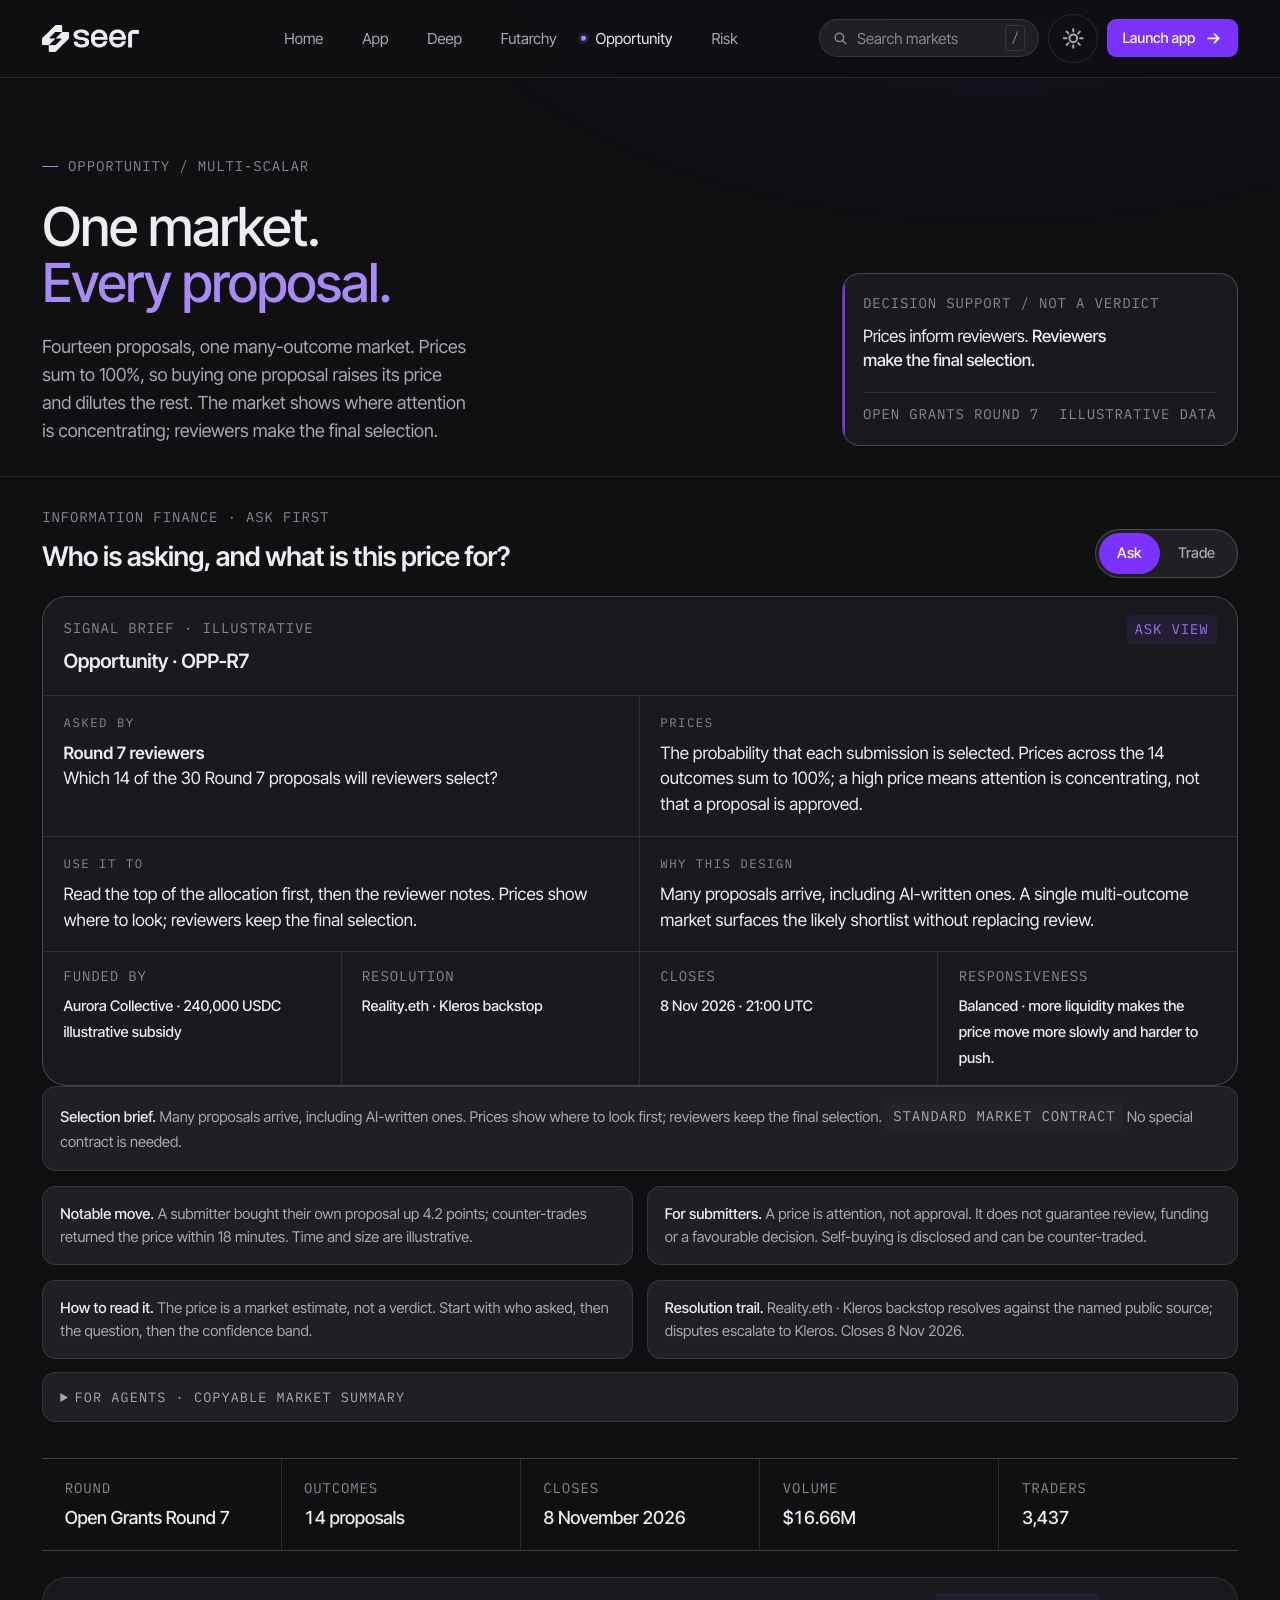
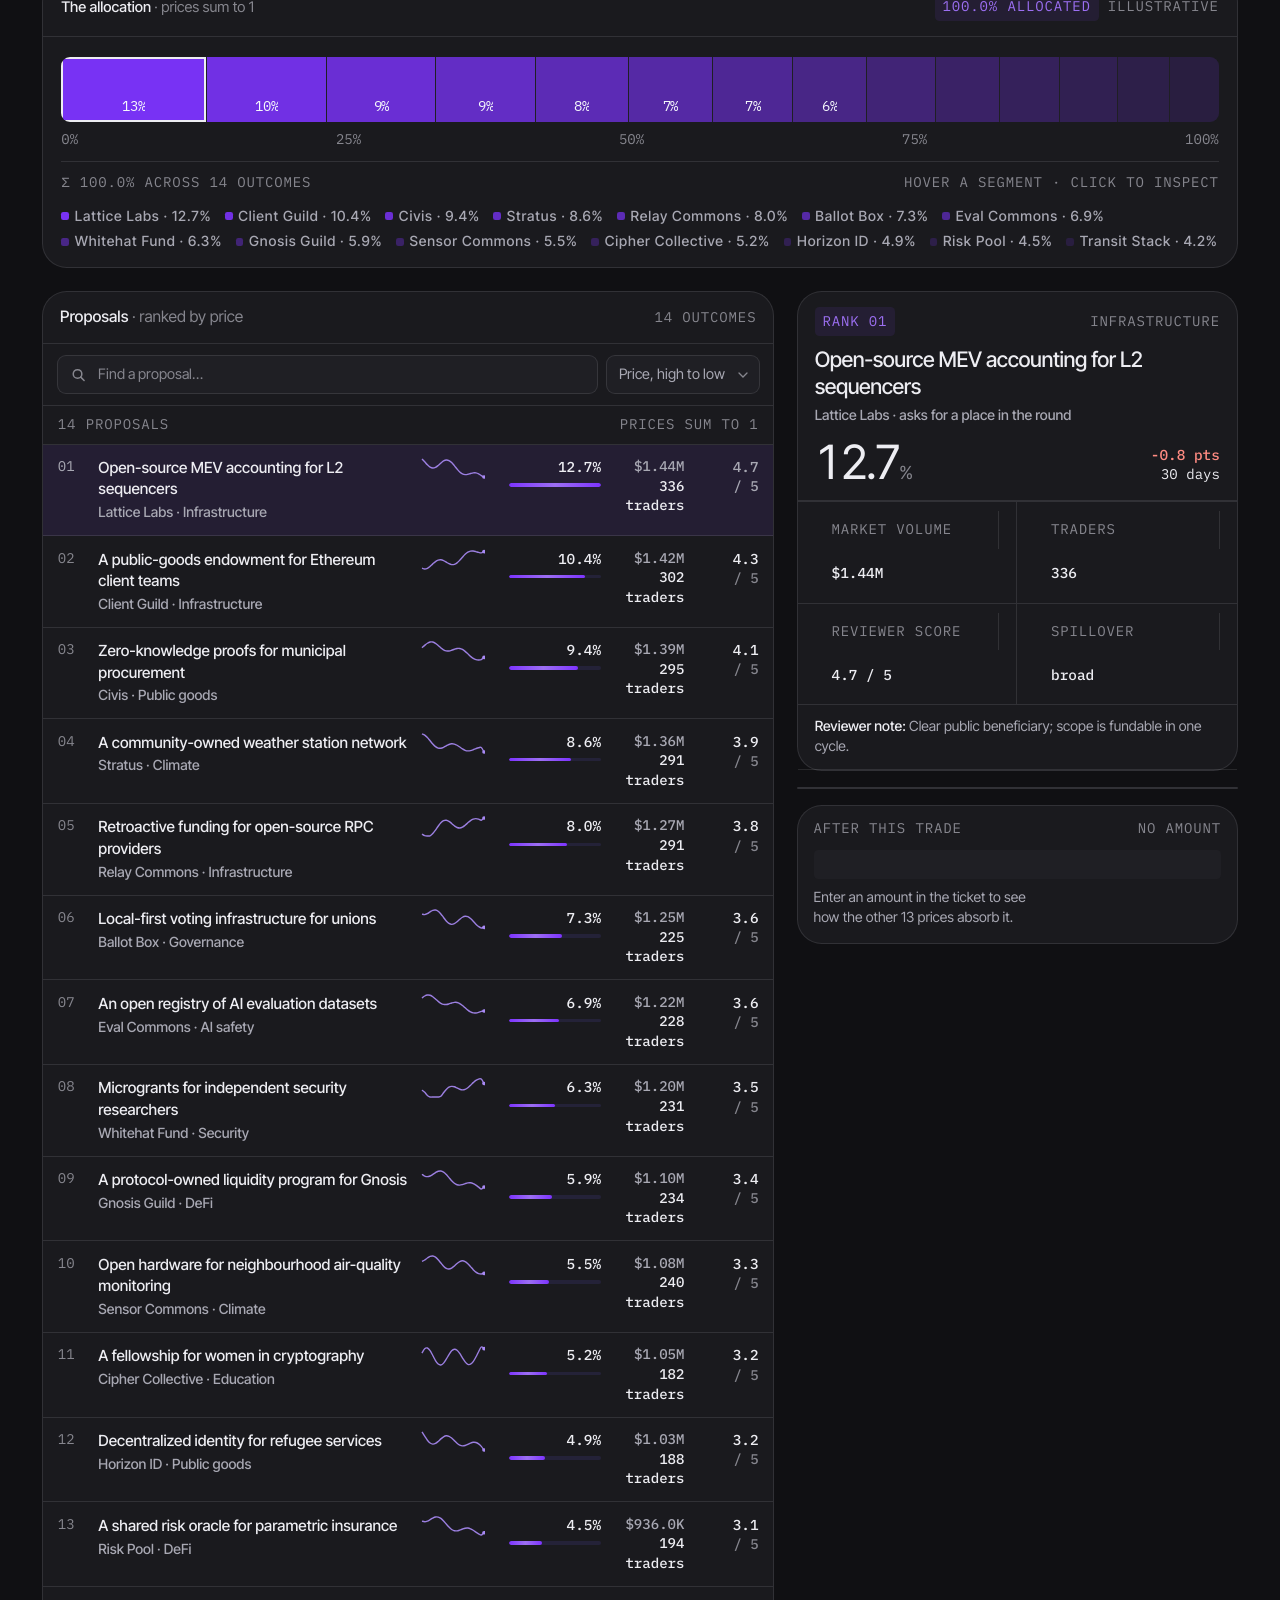
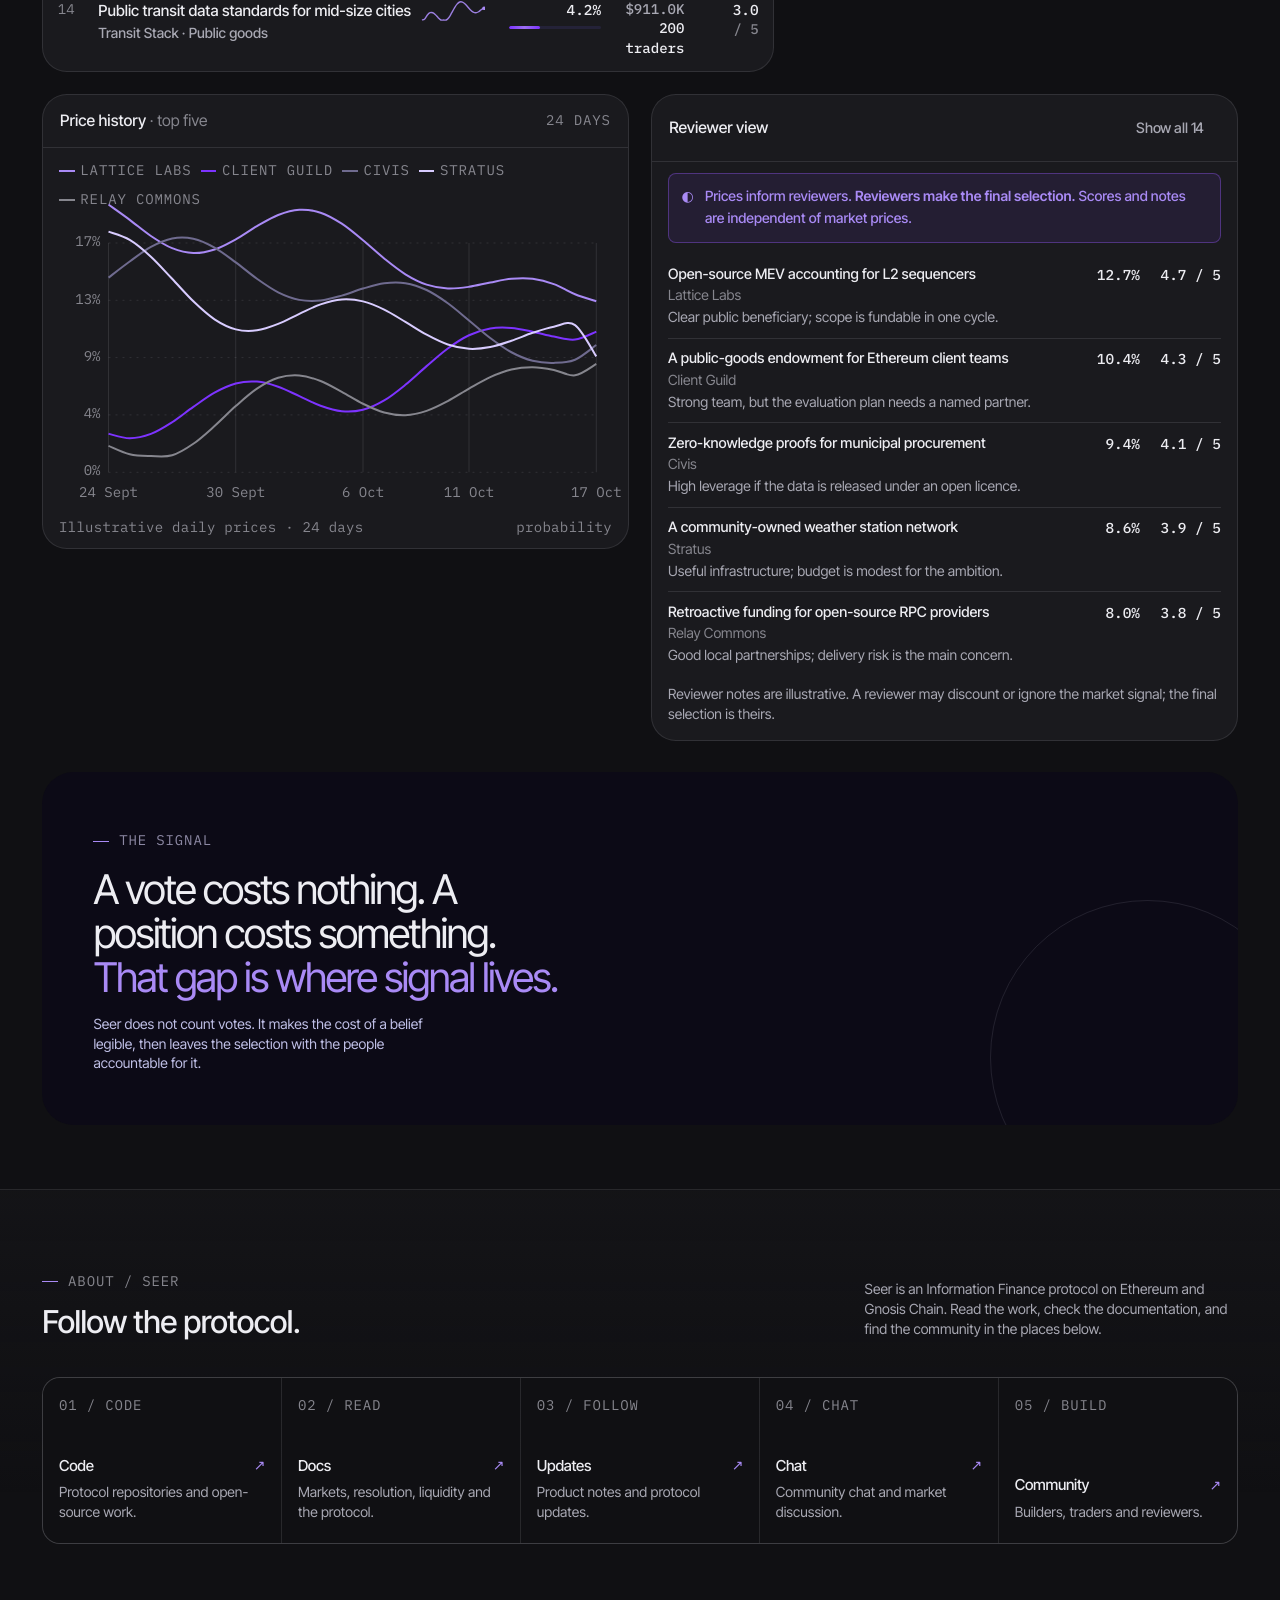
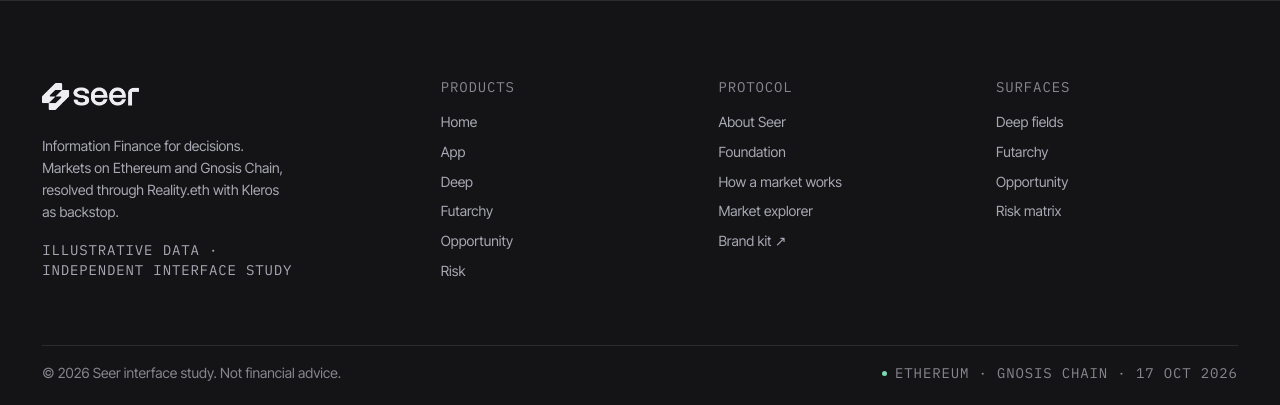
<file: opportunity/index.html>
<!doctype html>
<html lang="en">
<head>
  <meta charset="utf-8">
  <meta name="viewport" content="width=device-width, initial-scale=1">
  <meta name="description" content="Seer Opportunity: one multi-outcome market that shows where review attention should go.">
  <meta name="theme-color" content="#101013">
  <title>Seer Opportunity: prices for review attention</title>
  <script>try{var t=localStorage.getItem('seer-theme');if(t==='light')document.documentElement.dataset.theme='light'}catch(e){}</script>
  <link rel="icon" href="../logo/favicon.png" type="image/png">
  <link rel="stylesheet" href="../shared/shared.css?v=39">
  <style>
    .opp-head { padding-block: clamp(44px, 5.6vw, 72px) 30px; border-bottom: 1px solid var(--line); }
    .opp-head-grid { display: grid; grid-template-columns:minmax(0, 1.3fr) minmax(18.75rem, .7fr); gap:clamp(2rem, 5vw, 4.5rem); align-items: end; }
    .opp-head h1 { max-width:13ch; margin-top:1.25rem; }
    .opp-head .lede { margin-top:1.25rem; max-width:54ch; }
    .decision-note { border: 1px solid var(--line-strong); border-radius:var(--r-lg); padding:1.125rem; background: var(--card); position: relative; overflow: hidden; }
    .decision-note::before { content: ""; position: absolute; left:0; top:0; bottom:0; width:.125rem; background: var(--primary); }
    .decision-note p { font-size:.9375rem; line-height:1.45; letter-spacing:-.015em; margin-top:.625rem; }
    .decision-note .foot { display: flex; justify-content: space-between; gap:.75rem; margin-top:1rem; padding-top:.6875rem; border-top: 1px solid var(--line); }

    .opp-meta { display: grid; grid-template-columns:repeat(5, minmax(0, 1fr)); border-bottom: 1px solid var(--line); }
    .opp-meta div { padding:.9375rem 1.125rem .9375rem 0; border-right: 1px solid var(--line); }
    .opp-meta div + div { padding-left:1.125rem; }
    .opp-meta div:last-child { border-right: 0; }
    .opp-meta .v { margin-top:.3125rem; font-size:.75rem; color: var(--text); }

    .opp-main { padding-block: 26px 64px; }
    .alloc-panel { border: 1px solid var(--line); border-radius:var(--r-card); background: var(--card); overflow: hidden; }
    .alloc-head { display: flex; align-items: center; justify-content: space-between; gap:.875rem; padding:.8125rem 1rem; border-bottom: 1px solid var(--line); flex-wrap: wrap; }
    .alloc-head .title { font-size:.8125rem; font-weight: 500; }
    .alloc-body { padding:1.125rem 1rem .75rem; }
    .alloc-bar { display: flex; height:3.625rem; border-radius:.5rem; overflow: hidden; gap:.0625rem; background: var(--surface); }
    .alloc-seg { position: relative; border: 0; padding:0; min-width:.125rem; background: color-mix(in srgb, var(--primary) var(--shade), var(--card)); color: var(--text); cursor: pointer; transition: filter 140ms, transform 140ms; display: flex; align-items: flex-end; justify-content: center; overflow: hidden; }
    .alloc-seg:hover, .alloc-seg:focus-visible { filter: brightness(1.18); }
    .alloc-seg.is-selected { box-shadow: inset 0 0 0 2px var(--text); z-index: 2; }
    .alloc-seg.is-hover { filter: brightness(1.2); transform: translateY(-2px); }
    .alloc-seg .seg-label { font-family: var(--font-mono); font-size:.5rem; letter-spacing:-.02em; padding-bottom:.3125rem; color: #f5f8fb; white-space: nowrap; overflow: hidden; }
    .alloc-scale { display: flex; justify-content: space-between; margin-top:.4375rem; font-family: var(--font-mono); font-size:.5rem; color: var(--muted); }
    .alloc-sum { display: flex; justify-content: space-between; gap:.75rem; align-items: center; margin-top:.625rem; padding-top:.625rem; border-top: 1px solid var(--line); flex-wrap: wrap; }
    .alloc-legend { display: flex; flex-wrap: wrap; gap:.3125rem .75rem; padding:0 1rem .875rem; }
    .legend-sub { display: inline-flex; align-items: center; gap:.3125rem; font-size:.625rem; color: var(--text-2); font-weight: 500; }
    .legend-sub i { width:.4375rem; height:.4375rem; border-radius:.125rem; background: color-mix(in srgb, var(--primary) var(--shade), var(--card)); }

    .opp-layout { display: grid; grid-template-columns:minmax(0, 1fr) 24.5rem; gap:1.25rem; align-items: start; margin-top:1.25rem; }
    .subs-panel { border: 1px solid var(--line); border-radius:var(--r-card); background: var(--card); overflow: hidden; min-width:0; }
    .subs-toolbar { display: flex; flex-wrap: wrap; gap:.4375rem; align-items: center; padding:.625rem .75rem; border-bottom: 1px solid var(--line); }
    .subs-toolbar .search-field { flex:1 1 11.25rem; height:2.125rem; min-width:0; }
    .subs-toolbar .select { height:2.125rem; font-size:.6562rem; }
    .subs-count { display: flex; justify-content: space-between; gap:.75rem; padding:.5rem .8125rem; border-bottom: 1px solid var(--line); align-items: center; }
    .sub-row { display: grid; grid-template-columns:1.75rem minmax(0, 1fr) 4.375rem 5.125rem 4.125rem 3.625rem; gap:.5rem; align-items: center; padding:.6875rem .8125rem; border-bottom: 1px solid var(--line); cursor: pointer; transition: background 120ms; }
    .sub-row:last-child { border-bottom: 0; }
    .sub-row:hover, .sub-row.is-hover { background: var(--surface); }
    .sub-row.is-selected { background: var(--violet-soft); }
    .sub-row .r { font-family: var(--font-mono); font-size:.5625rem; color: var(--muted); }
    .sub-row .title { font-size:.7812rem; color: var(--text); line-height:1.4; font-weight: 500; overflow: hidden; text-overflow: ellipsis; white-space: nowrap; }
    .sub-row .team { font-size:.5938rem; color: var(--text-2); margin-top:.1875rem; overflow: hidden; text-overflow: ellipsis; white-space: nowrap; font-weight: 500; }
    .sub-row .spark { height:1.375rem; }
    .sub-row .prob-col { text-align: right; }
    .sub-row .prob-col b { font-family: var(--font-mono); font-size:.6875rem; font-weight: 500; }
    .sub-row .prob-col .prob { margin-top:.25rem; height:.1875rem; }
    .sub-row .meta-col { font-family: var(--font-mono); font-size:.5938rem; color: var(--text-2); text-align: right; line-height:1.5; font-weight: 500; }
    .sub-row .meta-col b { display: block; font-weight: 500; color: var(--text); }
    .sub-row .score { font-family: var(--font-mono); font-size:.625rem; color: var(--text); text-align: right; font-weight: 500; }
    .sub-row .score span { display: block; font-size:.4688rem; color: var(--muted); }
    .sub-row.is-selected .r, .sub-row.is-selected .team, .sub-row.is-selected .meta-col, .sub-row.is-selected .score, .sub-row.is-selected .score span { color: var(--text-2); }
    [data-theme="light"] .alloc-seg .seg-label { display: none; }

    .opp-aside { position: sticky; top:6rem; display: grid; gap:.875rem; }
    .sel-card { border: 1px solid var(--line); border-radius:var(--r-card); background: var(--card); overflow: visible; }
    .sel-head { padding:.875rem .9375rem; border-bottom: 1px solid var(--line); }
    .sel-title { font-size:1.1875rem; line-height:1.25; letter-spacing:-.025em; font-weight: 500; margin-top:.625rem; }
    .sel-team { margin-top:.3125rem; font-size:.6875rem; color: var(--text-2); font-weight: 500; }
    .sel-price { display: flex; align-items: flex-end; justify-content: space-between; gap:.75rem; margin-top:.875rem; }
    .pct-suffix { font-size:1rem; color:var(--muted); }
    .sel-price .big { font-size:2.625rem; line-height:.9; letter-spacing:-.06em; font-variant-numeric: tabular-nums; }
    .sel-price .chg { font-family: var(--font-mono); font-size:.5625rem; text-align: right; line-height:1.6; }
    .sel-price .chg b { display: block; font-weight: 500; font-size:.625rem; }
    .sel-facts { display: grid; grid-template-columns:1fr 1fr; border-top: 1px solid var(--line); border-bottom: 1px solid var(--line); }
    .sel-facts div { padding:.5rem .9375rem; border-right: 1px solid var(--line); border-bottom: 1px solid var(--line); }
    .sel-facts div:nth-child(even) { border-right: 0; }
    .sel-facts div:nth-last-child(-n+2) { border-bottom: 0; }
    .sel-facts .k { font-family: var(--font-mono); font-size:.4688rem; letter-spacing:.08em; text-transform: uppercase; color: var(--muted); }
    .sel-facts .v { margin-top:.25rem; font-family: var(--font-mono); font-size:.6562rem; color: var(--text); font-weight: 500; }
    .sel-note { padding:.6875rem .9375rem; border-bottom: 1px solid var(--line); font-size:.7188rem; line-height:1.55; color: var(--text-2); }
    .sel-note b { color: var(--text); font-weight: 500; }
    .sel-ticket { padding:.625rem .75rem .75rem; }
    .sel-ticket .trade { border: 0; background: transparent; }
    .sel-ticket .trade-head { padding:0 0 .5rem; }
    .sel-ticket .trade-body { padding:.5rem 0 0; }
    .effect { border: 1px solid var(--line); border-radius:var(--r-card); background: var(--card); padding:.75rem .875rem; }
    .effect-head { display: flex; justify-content: space-between; gap:.625rem; align-items: center; }
    .effect-bar { display: flex; height:1.625rem; border-radius:.25rem; overflow: hidden; gap:.0625rem; margin-top:.625rem; background: var(--surface); }
    .effect-bar i { display: block; height:100%; background: color-mix(in srgb, var(--primary) var(--shade), var(--card)); transition: width 200ms; }
    .effect-empty { color: var(--text-2); font-size:.6875rem; line-height:1.5; padding:.5rem 0 .125rem; }
    .effect-list { display: grid; gap:.25rem; margin-top:.5625rem; }
    .effect-row { display: flex; justify-content: space-between; gap:.625rem; font-size:.625rem; color: var(--text-2); }
    .effect-row b { font-family: var(--font-mono); font-weight: 400; color: var(--text-2); }
    .effect-row b.up { color: var(--violet-text); }
    .effect-row b.down { color: var(--live-text); }

    .lower { display: grid; grid-template-columns:1fr 1fr; gap:1.25rem; margin-top:1.25rem; align-items: start; }
    .chart-panel, .review-panel { border: 1px solid var(--line); border-radius:var(--r-card); background: var(--card); overflow: hidden; }
    .panel-head { display: flex; align-items: center; justify-content: space-between; gap:.75rem; padding:.75rem .9375rem; border-bottom: 1px solid var(--line); flex-wrap: wrap; }
    .panel-head .title { font-size:.875rem; font-weight: 500; }
    .chart-host { padding:.75rem .875rem .625rem; }
    .chart-host .chart-head { display: block; }
    .chart-host .chart-head .legend { gap:.5rem; }
    .chart-host .legend-item { font-size:.5rem; }
    .review-body { padding:.625rem .875rem .875rem; }
    .review-banner { display: flex; gap:.625rem; padding:.6875rem; border: 1px solid color-mix(in srgb, var(--primary) 30%, var(--line)); border-radius:.4375rem; background: var(--violet-soft); color: var(--violet-text); font-size:.7188rem; line-height:1.55; font-weight: 500; }
    .review-table { margin-top:.625rem; }
    .review-row { display: grid; grid-template-columns:minmax(0, 1fr) 3.625rem 4rem; gap:.5rem; align-items: start; padding:.5625rem 0; border-bottom: 1px solid var(--line); font-size:.6562rem; }
    .review-row:last-child { border-bottom: 0; }
    .review-row .name { overflow: visible; white-space: normal; color: var(--text); font-weight: 500; line-height:1.35; }
    .review-row .name span { display: block; color: var(--muted); font-size:.5625rem; margin-top:.125rem; font-weight: 400; }
    .review-row .name .rnote { color: var(--text-2); font-family: var(--font-ui); font-size:.5625rem; line-height:1.4; white-space: normal; margin-top:.125rem; overflow: visible; }
    .review-row .price { font-family: var(--font-mono); font-size:.625rem; text-align: right; color: var(--text); font-weight: 500; }
    .review-row .score { font-family: var(--font-mono); font-size:.625rem; text-align: right; color: var(--text); font-weight: 500; }
    .review-note { font-size:.625rem; color: var(--text-2); line-height:1.5; margin-top:.5rem; }

    .quote-band { margin-top:1.75rem; background: var(--feature); color: var(--feature-text); border-radius:1.75rem; padding:clamp(1.625rem, 4vw, 2.875rem); position: relative; overflow: hidden; }
    .quote-band::after { content: ""; position: absolute; right:-3.75rem; bottom:-5rem; width:17.5rem; height:17.5rem; border: 1px solid rgba(233,234,250,.1); border-radius:50%; }
    .quote-band .q { font-size:clamp(1.625rem, 3.2vw, 2.625rem); line-height:1.08; letter-spacing:-.045em; max-width:26ch; margin-top:.875rem; }
    .quote-band .q em { font-style: normal; color: #a98af5; }
    .quote-band .small { color: #bfbfe6; max-width:44ch; margin-top:.875rem; }

    @media (max-width: 1180px) {
      .opp-layout { grid-template-columns:1fr 21.375rem; }
      .sub-row { grid-template-columns:1.5rem minmax(0,1fr) 3.5rem 3.875rem 3rem 2.75rem; }
      .lower { grid-template-columns:1fr; }
    }
    @media (max-width: 980px) {
      .opp-head-grid { grid-template-columns:1fr; align-items: start; }
      .opp-meta { grid-template-columns:1fr 1fr; }
      .opp-meta div:nth-child(2n) { border-right: 0; }
      .opp-meta div:nth-child(n+3) { border-top: 1px solid var(--line); }
      .sub-row .title { display:block; overflow:visible; -webkit-line-clamp:unset; }
      .opp-layout { grid-template-columns:1fr; }
      .opp-aside { position: static; grid-template-columns:1fr 1fr; align-items: start; }
      .opp-aside .sel-card { grid-column: 1 / -1; }
    }
    @media (max-width: 680px) {
      .opp-head { padding-top:2.125rem; }
      .opp-meta { grid-template-columns:1fr 1fr; }
      .opp-meta div { padding:.75rem .75rem .75rem 0; }
      .opp-meta div + div { padding-left:.75rem; }
      .alloc-body { padding:.75rem .625rem .5rem; }
      .alloc-bar { height:2.875rem; }
      .alloc-seg .seg-label { display: none; }
      .alloc-legend { max-height:none; overflow:visible; }
      .sub-row { grid-template-columns:1.375rem minmax(0,1fr) 3.375rem 3.25rem; align-items: start; }
      .sub-row .title { display:block; overflow:visible; -webkit-line-clamp:unset; }
      .sub-row .title { white-space: normal; display: -webkit-box; -webkit-line-clamp: 2; -webkit-box-orient: vertical; }
      .sub-row .spark, .sub-row .meta-col, .sub-row .score { display: none; }
      .opp-aside { grid-template-columns:1fr; }
      .opp-aside .sel-card { grid-column: auto; }
      .pct-suffix { font-size:1rem; color:var(--muted); }
    .sel-price .big { font-size:2.375rem; }
      .lower { grid-template-columns:1fr; }
      .chart-host .chart-head .legend { display: flex; gap:.375rem .625rem; }
      .quote-band { border-radius:1.375rem; }
    }

    @media (min-width: 1024px) {
      body[data-page="opportunity"] .seg-label,
      body[data-page="opportunity"] .alloc-scale span,
      body[data-page="opportunity"] .alloc-legend .legend-sub,
      body[data-page="opportunity"] .sub-row .r,
      body[data-page="opportunity"] .sub-row .team,
      body[data-page="opportunity"] .sub-row .meta-col,
      body[data-page="opportunity"] .sub-row .score span,
      body[data-page="opportunity"] .sel-facts .k,
      body[data-page="opportunity"] .sel-team,
      body[data-page="opportunity"] .sel-note,
      body[data-page="opportunity"] .sel-price .chg,
      body[data-page="opportunity"] .effect-empty,
      body[data-page="opportunity"] .effect-row,
      body[data-page="opportunity"] .review-row .name span,
      body[data-page="opportunity"] .review-row .name .rnote,
      body[data-page="opportunity"] .review-note,
      body[data-page="opportunity"] .chart-caption,
      body[data-page="opportunity"] .chart-host .legend-item { font-size:.78rem; line-height:1.4; }
      body[data-page="opportunity"] .sub-row { font-size:.8rem; }
      body[data-page="opportunity"] .sub-row .title { font-size:.85rem; white-space:normal; display:-webkit-box; -webkit-line-clamp:2; -webkit-box-orient:vertical; }
      body[data-page="opportunity"] .sub-row { align-items:start; }
      body[data-page="opportunity"] .sub-row .prob-col b,
      body[data-page="opportunity"] .sub-row .score,
      body[data-page="opportunity"] .sel-facts .v,
      body[data-page="opportunity"] .review-row .price,
      body[data-page="opportunity"] .review-row .score { font-size:.8rem; }
      body[data-page="opportunity"] .review-row { font-size:.8rem; }
      body[data-page="opportunity"] .review-banner { font-size:.78rem; }
      body[data-page="opportunity"] .opp-meta .v { font-size:.8rem; }
      body[data-page="opportunity"] .subs-toolbar .select,
      body[data-page="opportunity"] .subs-toolbar .search-field input,
      body[data-page="opportunity"] .btn,
      body[data-page="opportunity"] .btn-sm { font-size:.8rem; }
    }
  </style>
</head>
<body data-page="opportunity">
  <div id="site-header"></div>
  <main id="main">
    <section class="opp-head">
      <div class="wrap">
        <div class="opp-head-grid">
          <div>
            <p class="eyebrow">Opportunity / Multi-scalar</p>
            <h1 class="h1">One market.<br><span class="accent">Every proposal.</span></h1>
            <p class="lede">Fourteen proposals, one many-outcome market. Prices sum to 100%, so buying one proposal raises its price and dilutes the rest. The market shows where attention is concentrating; reviewers make the final selection.</p>
          </div>
          <aside class="decision-note">
            <div class="micro">Decision support / not a verdict</div>
            <p>Prices inform reviewers. <strong style="font-weight:500">Reviewers make the final selection.</strong></p>
            <div class="foot"><span class="micro">Open Grants Round 7</span><span class="micro">Illustrative data</span></div>
          </aside>
        </div>
      </div>
    </section>

    <div class="wrap">
      <div class="stat-strip stat-strip--meta" style="--stat-cols:5" aria-label="Market details">
        <div class="stat"><div class="k"><span class="micro">Round</span></div><div class="v">Open Grants Round 7</div></div>
        <div class="stat"><div class="k"><span class="micro">Outcomes</span></div><div class="v">14 proposals</div></div>
        <div class="stat"><div class="k"><span class="micro">Closes</span></div><div class="v">8 November 2026</div></div>
        <div class="stat"><div class="k"><span class="micro">Volume</span></div><div class="v" id="meta-volume">$1.84M</div></div>
        <div class="stat"><div class="k"><span class="micro">Traders</span></div><div class="v" id="meta-traders">1,204</div></div>
      </div>
    </div>

    <section class="opp-main">
      <div class="wrap">
        <section class="alloc-panel" aria-labelledby="alloc-title">
          <div class="alloc-head">
            <div class="title" id="alloc-title">The allocation <span class="muted" style="font-weight:400">· prices sum to 1</span></div>
            <div class="row" style="gap:.5rem"><span class="tag tag-violet">100.0% allocated</span><span class="micro" id="alloc-note">Illustrative</span></div>
          </div>
          <div class="alloc-body">
            <div class="alloc-bar" id="alloc-bar" role="group" aria-label="Selection probabilities for 14 proposals"></div>
            <div class="alloc-scale"><span>0%</span><span>25%</span><span>50%</span><span>75%</span><span>100%</span></div>
            <div class="alloc-sum"><span class="micro" id="alloc-sum">Σ 100.0% across 14 outcomes</span><span class="micro">Hover a segment · click to inspect</span></div>
          </div>
          <div class="alloc-legend" id="alloc-legend"></div>
        </section>

        <div class="opp-layout">
          <section class="subs-panel" aria-labelledby="subs-title">
            <div class="panel-head">
              <div class="title" id="subs-title">Proposals <span class="muted" style="font-weight:400">· ranked by price</span></div>
              <span class="micro" id="subs-note">14 outcomes</span>
            </div>
            <div class="subs-toolbar">
              <label class="search-field">
                <span aria-hidden="true" id="subs-search-icon"></span>
                <input id="subs-search" type="search" placeholder="Find a proposal…" aria-label="Search proposals">
              </label>
              <select class="select" id="subs-sort" aria-label="Sort proposals">
                <option value="price">Price, high to low</option>
                <option value="score">Reviewer score</option>
                <option value="volume">Volume</option>
              </select>
            </div>
            <div class="subs-count"><span class="micro" id="subs-count">14 proposals</span><button class="reset-btn" type="button" id="subs-reset" hidden>Clear filters</button><span class="micro" style="margin-left:auto">Prices sum to 1</span></div>
            <div id="subs-list" aria-live="polite"></div>
            <div id="subs-empty" hidden></div>
          </section>

          <aside class="opp-aside" aria-label="Selected proposal">
            <div class="sel-card" id="sel-card" aria-live="polite"></div>
            <div class="sel-card">
              <div class="sel-ticket" id="sel-ticket"></div>
            </div>
            <div class="effect">
              <div class="effect-head"><span class="micro">After this trade</span><span class="micro" id="effect-sum">No amount</span></div>
              <div class="effect-bar" id="effect-bar" aria-hidden="true"></div>
              <div id="effect-body"></div>
            </div>
          </aside>
        </div>

        <div class="lower">
          <section class="chart-panel" aria-labelledby="history-title">
            <div class="panel-head"><div class="title" id="history-title">Price history <span class="muted" style="font-weight:400">· top five</span></div><span class="micro">24 days</span></div>
            <div class="chart-host" id="history-chart"><div class="skeleton" style="height:15.625rem;border-radius:.5rem"></div></div>
          </section>

          <section class="review-panel" aria-labelledby="review-title">
            <div class="panel-head"><div class="title" id="review-title">Reviewer view</div><button class="btn btn-quiet btn-sm" type="button" id="review-toggle">Top 5</button></div>
            <div class="review-body">
              <div class="review-banner"><span aria-hidden="true">◐</span><span>Prices inform reviewers. <b>Reviewers make the final selection.</b> Scores and notes are independent of market prices.</span></div>
              <div class="review-table" id="review-table"></div>
              <p class="review-note">Reviewer notes are illustrative. A reviewer may discount or ignore the market signal; the final selection is theirs.</p>
            </div>
          </section>
        </div>

        <div class="quote-band">
          <div class="eyebrow" style="color:#8c88a3">The signal</div>
          <p class="q">A vote costs nothing. A position costs something. <em>That gap is where signal lives.</em></p>
          <p class="small">Seer does not count votes. It makes the cost of a belief legible, then leaves the selection with the people accountable for it.</p>
        </div>
      </div>
    </section>
  </main>
    <section class="about-band" id="about" aria-labelledby="about-title">
      <div class="wrap">
        <div class="about-head">
          <div><p class="eyebrow">About / Seer</p><h2 class="h2" id="about-title">Follow the protocol.</h2></div>
          <p class="about-note">Seer is an Information Finance protocol on Ethereum and Gnosis Chain. Read the work, check the documentation, and find the community in the places below.</p>
        </div>
        <div class="about-links">
          <a class="about-link" href="https://github.com/seer-pm" target="_blank" rel="noopener noreferrer"><span class="about-index">01 / Code</span><span class="about-name">Code <span aria-hidden="true">↗</span></span><span class="about-desc">Protocol repositories and open-source work.</span></a>
          <a class="about-link" href="https://seer-3.gitbook.io/seer-documentation" target="_blank" rel="noopener noreferrer"><span class="about-index">02 / Read</span><span class="about-name">Docs <span aria-hidden="true">↗</span></span><span class="about-desc">Markets, resolution, liquidity and the protocol.</span></a>
          <a class="about-link" href="https://x.com/seer_pm?s=11" target="_blank" rel="noopener noreferrer"><span class="about-index">03 / Follow</span><span class="about-name">Updates <span aria-hidden="true">↗</span></span><span class="about-desc">Product notes and protocol updates.</span></a>
          <a class="about-link" href="https://t.me/Seerpredictionmarket" target="_blank" rel="noopener noreferrer"><span class="about-index">04 / Chat</span><span class="about-name">Chat <span aria-hidden="true">↗</span></span><span class="about-desc">Community chat and market discussion.</span></a>
          <a class="about-link" href="https://discord.com/invite/AYqDkeZuvk" target="_blank" rel="noopener noreferrer"><span class="about-index">05 / Build</span><span class="about-name">Community <span aria-hidden="true">↗</span></span><span class="about-desc">Builders, traders and reviewers.</span></a>
        </div>
      </div>
    </section>

  <div id="site-footer"></div>
  <script src="../shared/shared.js?v=39"></script>
  <script>
    (function () {
      const S = window.SEER, f = S.fmt;
      const O = S.opportunity;
      const submissions = O.submissions.slice();
      document.getElementById('meta-volume').textContent = f.usd(O.volume);
      document.getElementById('meta-traders').textContent = f.num(O.traders);
      const hash = location.hash.slice(1);
      const state = { q: '', sort: 'price', selected: submissions.some((s) => s.id === hash) ? hash : submissions[0].id, sim: null, reviewTop: true };
      const bar = document.getElementById('alloc-bar');
      const list = document.getElementById('subs-list');
      const empty = document.getElementById('subs-empty');
      document.getElementById('subs-search-icon').innerHTML = S.icons.search;
      const shades = [95, 88, 81, 74, 67, 60, 53, 46, 39, 32, 27, 23, 19, 15];

      function filtered() {
        let l = submissions.slice();
        if (state.q.trim()) {
          const q = state.q.toLowerCase();
          l = l.filter((s) => (s.title + ' ' + s.team + ' ' + s.category).toLowerCase().includes(q));
        }
        if (state.sort === 'price') l.sort((a, b) => b.price - a.price);
        if (state.sort === 'score') l.sort((a, b) => b.reviewerScore - a.reviewerScore);
        if (state.sort === 'volume') l.sort((a, b) => b.volume - a.volume);
        return l;
      }
      function shadeFor(id) {
        const i = submissions.findIndex((s) => s.id === id);
        return shades[i % shades.length];
      }
      function paintAlloc() {
        bar.innerHTML = submissions.map((s) => '<button class="alloc-seg' + (s.id === state.selected ? ' is-selected' : '') + '" type="button" data-id="' + s.id + '" style="width:' + s.pct + '%;--shade:' + shadeFor(s.id) + '%" aria-label="' + S.esc(s.title + ', ' + s.pct.toFixed(1) + ' percent') + '"><span class="seg-label">' + (s.pct >= 6 ? s.pct.toFixed(0) + '%' : '') + '</span></button>').join('');
        document.getElementById('alloc-sum').textContent = 'Σ ' + submissions.reduce((a, s) => a + s.pct, 0).toFixed(1) + '% across ' + submissions.length + ' outcomes';
        document.getElementById('alloc-legend').innerHTML = submissions.map((s) => '<span class="legend-sub" style="--shade:' + shadeFor(s.id) + '%"><i></i>' + S.esc(s.team) + ' · ' + s.pct.toFixed(1) + '%</span>').join('');
        bar.querySelectorAll('.alloc-seg').forEach((seg) => {
          seg.addEventListener('click', () => select(seg.dataset.id));
          seg.addEventListener('pointerenter', () => highlight(seg.dataset.id, true));
          seg.addEventListener('pointerleave', () => highlight(seg.dataset.id, false));
        });
      }
      function highlight(id, on) {
        list.querySelectorAll('.sub-row').forEach((r) => r.classList.toggle('is-hover', on && r.dataset.id === id));
        bar.querySelectorAll('.alloc-seg').forEach((s) => s.classList.toggle('is-hover', on && s.dataset.id === id));
      }

      function paintList() {
        const l = filtered();
        document.getElementById('subs-count').textContent = l.length + ' proposals';
        document.getElementById('subs-note').textContent = l.length + ' outcomes';
        document.getElementById('subs-reset').hidden = !state.q;
        list.innerHTML = l.map((s) => '<div class="sub-row' + (s.id === state.selected ? ' is-selected' : '') + '" id="' + s.id + '" role="button" tabindex="0" data-id="' + s.id + '" aria-pressed="' + (s.id === state.selected) + '">' +
          '<span class="r">' + String(s.rank).padStart(2, '0') + '</span>' +
          '<div><div class="title">' + S.esc(s.title) + '</div><div class="team">' + S.esc(s.team) + ' · ' + S.esc(s.category) + '</div></div>' +
          '<div class="spark" data-spark="' + s.id + '"></div>' +
          '<div class="prob-col"><b>' + s.pct.toFixed(1) + '%</b><div class="prob"><span style="width:' + (s.pct / Math.max(...submissions.map(x => x.pct)) * 100).toFixed(2) + '%"></span></div></div>' +
          '<div class="meta-col">' + f.usd(s.volume) + '<b>' + f.num(s.traders) + ' traders</b></div>' +
          '<div class="score">' + s.reviewerScore.toFixed(1) + '<span>/ 5</span></div>' +
          '</div>').join('');
        empty.hidden = l.length !== 0;
        if (!l.length) {
          empty.className = 'empty';
          empty.style.margin = '14px';
          empty.innerHTML = '<div class="empty-title">No proposals match.</div><p>Try a team, a category or a broader search.</p><button class="btn btn-sm mt-8" type="button" id="clear-subs">Clear search</button>';
          document.getElementById('clear-subs').addEventListener('click', () => { state.q = ''; document.getElementById('subs-search').value = ''; paintList(); });
        }
        list.querySelectorAll('.sub-row').forEach((row) => {
          row.addEventListener('click', () => select(row.dataset.id));
          row.addEventListener('keydown', (ev) => { if (ev.key === 'Enter' || ev.key === ' ') { ev.preventDefault(); select(row.dataset.id); } });
          row.addEventListener('pointerenter', () => highlight(row.dataset.id, true));
          row.addEventListener('pointerleave', () => highlight(row.dataset.id, false));
        });
        l.forEach((s) => {
          const host = list.querySelector('[data-spark="' + s.id + '"]');
          if (host) S.charts.sparkline(host, s.history.map((h) => h.value), { width: 64, height: 22 });
        });
      }

      function paintSelected() {
        const s = submissions.find((x) => x.id === state.selected) || submissions[0];
        const simPrice = state.sim ? state.sim[s.id] : null;
        document.getElementById('sel-card').innerHTML =
          '<div class="sel-head"><div class="row-between"><span class="tag tag-violet">Rank ' + String(s.rank).padStart(2, '0') + '</span><span class="micro">' + S.esc(s.category) + '</span></div>' +
          '<h2 class="sel-title">' + S.esc(s.title) + '</h2><div class="sel-team">' + S.esc(s.team) + ' · asks for a place in the round</div>' +
          '<div class="sel-price"><div class="big">' + s.pct.toFixed(1) + '<span class="pct-suffix">%</span></div><div class="chg"><b class="' + (s.change >= 0 ? 'trend-up' : 'trend-down') + '">' + f.pts(s.change) + '</b><span>30 days</span></div></div></div>' +
          '<div class="sel-facts"><div><div class="k">Market volume</div><div class="v">' + f.usd(s.volume) + '</div></div><div><div class="k">Traders</div><div class="v">' + f.num(s.traders) + '</div></div><div><div class="k">Reviewer score</div><div class="v">' + s.reviewerScore.toFixed(1) + ' / 5</div></div><div><div class="k">Spillover</div><div class="v">' + (s.pct < 5 ? 'small' : 'broad') + '</div></div></div>' +
          '<div class="sel-note"><b>Reviewer note:</b> ' + S.esc(s.reviewerNotes) + '</div>';

        const outcomes = submissions.map((x) => ({ id: x.id, label: x.title, price: x.price }));
        S.tradeTicket(document.getElementById('sel-ticket'), {
          title: 'Take a position',
          subtitle: 'One market · 14 outcomes',
          outcomes,
          initialOutcome: s.id,
          depth: O.liquidity,
          initialAmount: 0,
          quickScale: 100,
          note: 'Buying raises this outcome’s price and spreads the change across the other 13. Prices always sum to 1.',
          onChange: (st) => simulate(s.id, st),
          onConfirm: () => {
            if (!state.sim) return;
            submissions.forEach((x) => {
              x.price = state.sim[x.id];
              x.pct = x.price * 100;
            });
            const total = submissions.reduce((a, x) => a + x.price, 0);
            submissions.forEach((x) => { x.price /= total; x.pct = x.price * 100; });
            state.sim = null;
            paintAlloc();
            paintList();
            paintEffect();
            paintReview();
            paintSelected();
          }
        });
      }

      function simulate(id, st) {
        if (st.amount <= 0 || !st.price) {
          state.sim = null;
          paintEffect();
          return;
        }
        const s = submissions.find((x) => x.id === id);
        const target = S.clamp(s.price + (st.impactPct / 100) * .45, .005, .985);
        const oldOthers = 1 - s.price;
        const newOthers = 1 - target;
        const factor = oldOthers > 0 ? newOthers / oldOthers : 1;
        const next = {};
        submissions.forEach((x) => { next[x.id] = x.id === id ? target : x.price * factor; });
        // renormalise for floating-point drift
        const sum = Object.values(next).reduce((a, b) => a + b, 0);
        Object.keys(next).forEach((k) => { next[k] /= sum; });
        state.sim = next;
        paintEffect();
      }

      function paintEffect() {
        const effectBar = document.getElementById('effect-bar');
        const body = document.getElementById('effect-body');
        const sum = document.getElementById('effect-sum');
        if (!state.sim) {
          effectBar.innerHTML = '';
          sum.textContent = 'No amount';
          body.innerHTML = '<p class="effect-empty">Enter an amount in the ticket to see how the other 13 prices absorb it.</p>';
          return;
        }
        const s = submissions.find((x) => x.id === state.selected);
        const entries = submissions.map((x) => ({ id: x.id, delta: (state.sim[x.id] - x.price) * 100, price: state.sim[x.id] })).sort((a, b) => Math.abs(b.delta) - Math.abs(a.delta));
        effectBar.innerHTML = submissions.map((x) => '<i style="width:' + (state.sim[x.id] * 100) + '%;--shade:' + shadeFor(x.id) + '%"></i>').join('');
        sum.textContent = 'Σ ' + (Object.values(state.sim).reduce((a, b) => a + b, 0) * 100).toFixed(1) + '%';
        const moved = entries.filter((e) => Math.abs(e.delta) > .0001).slice(0, 4);
        body.innerHTML = '<div class="effect-list">' + moved.map((e) => {
          const x = submissions.find((y) => y.id === e.id);
          return '<div class="effect-row"><span>' + S.esc(x.team) + '</span><b class="' + (e.delta >= 0 ? 'up' : 'down') + '">' + (e.delta >= 0 ? '+' : '−') + Math.abs(e.delta).toFixed(2) + ' pts</b></div>';
        }).join('') + '</div><p class="effect-row" style="margin-top:.4375rem;color:var(--muted)">Selected: ' + s.pct.toFixed(1) + '% → ' + (state.sim[s.id] * 100).toFixed(2) + '%</p>';
      }

      function paintReview() {
        const rows = state.reviewTop ? submissions.slice(0, 5) : submissions;
        document.getElementById('review-table').innerHTML = rows.map((s) => '<div class="review-row"><span class="name">' + S.esc(s.title) + '<span>' + S.esc(s.team) + '</span><span class="rnote">' + S.esc(s.reviewerNotes) + '</span></span><span class="price">' + s.pct.toFixed(1) + '%</span><span class="score">' + s.reviewerScore.toFixed(1) + ' / 5</span></div>').join('');
        document.getElementById('review-toggle').textContent = state.reviewTop ? 'Show all 14' : 'Top 5';
      }

      function paintChart() {
        const top = submissions.slice(0, 5);
        const colors = ['var(--chart-1)', 'var(--chart-2)', 'var(--chart-3)', 'var(--chart-4)', 'var(--muted)'];
        S.charts.line(document.getElementById('history-chart'), {
          series: top.map((s, i) => ({ name: s.team, values: s.history.map((h) => h.value), color: colors[i] })),
          labels: top[0].history.map((h) => f.shortDate(h.date)),
          height: 250,
          yMin: 0,
          yMax: .17,
          yTicks: 4,
          xTicks: 5,
          yFormat: (v) => (v * 100).toFixed(0) + '%',
          label: 'Price history for the top five submissions',
          caption: 'Illustrative daily prices · 24 days',
          unit: 'probability'
        });
      }

      function select(id) {
        state.selected = id;
        state.sim = null;
        paintAlloc();
        paintList();
        paintSelected();
        paintEffect();
        if (window.innerWidth < 981) {
          setTimeout(() => document.getElementById('sel-card').scrollIntoView({ behavior: 'smooth', block: 'start' }), 40);
        }
      }

      /* wire */
      document.getElementById('subs-search').addEventListener('input', (e) => { state.q = e.target.value; paintList(); });
      document.getElementById('subs-sort').addEventListener('change', (e) => { state.sort = e.target.value; paintList(); });
      document.getElementById('subs-reset').addEventListener('click', () => { state.q = ''; document.getElementById('subs-search').value = ''; paintList(); });
      document.getElementById('review-toggle').addEventListener('click', () => { state.reviewTop = !state.reviewTop; paintReview(); });

      // Initial skeletons
      bar.innerHTML = '<div class="skeleton" style="height:3.625rem;width:100%"></div>';
      list.innerHTML = Array.from({ length: 6 }).map(() => '<div style="padding:.5625rem .8125rem;border-bottom:1px solid var(--line)"><div class="skeleton skeleton-line w60"></div><div class="skeleton skeleton-line w40 mt-8" style="height:.4375rem"></div></div>').join('');
      setTimeout(() => {
        paintAlloc();
        paintList();
        paintSelected();
        paintEffect();
        paintReview();
        paintChart();
        if (hash) requestAnimationFrame(() => document.getElementById(hash)?.scrollIntoView({ block: 'center' }));
      }, 520);
    })();
  </script>
</body>
</html>
</file>
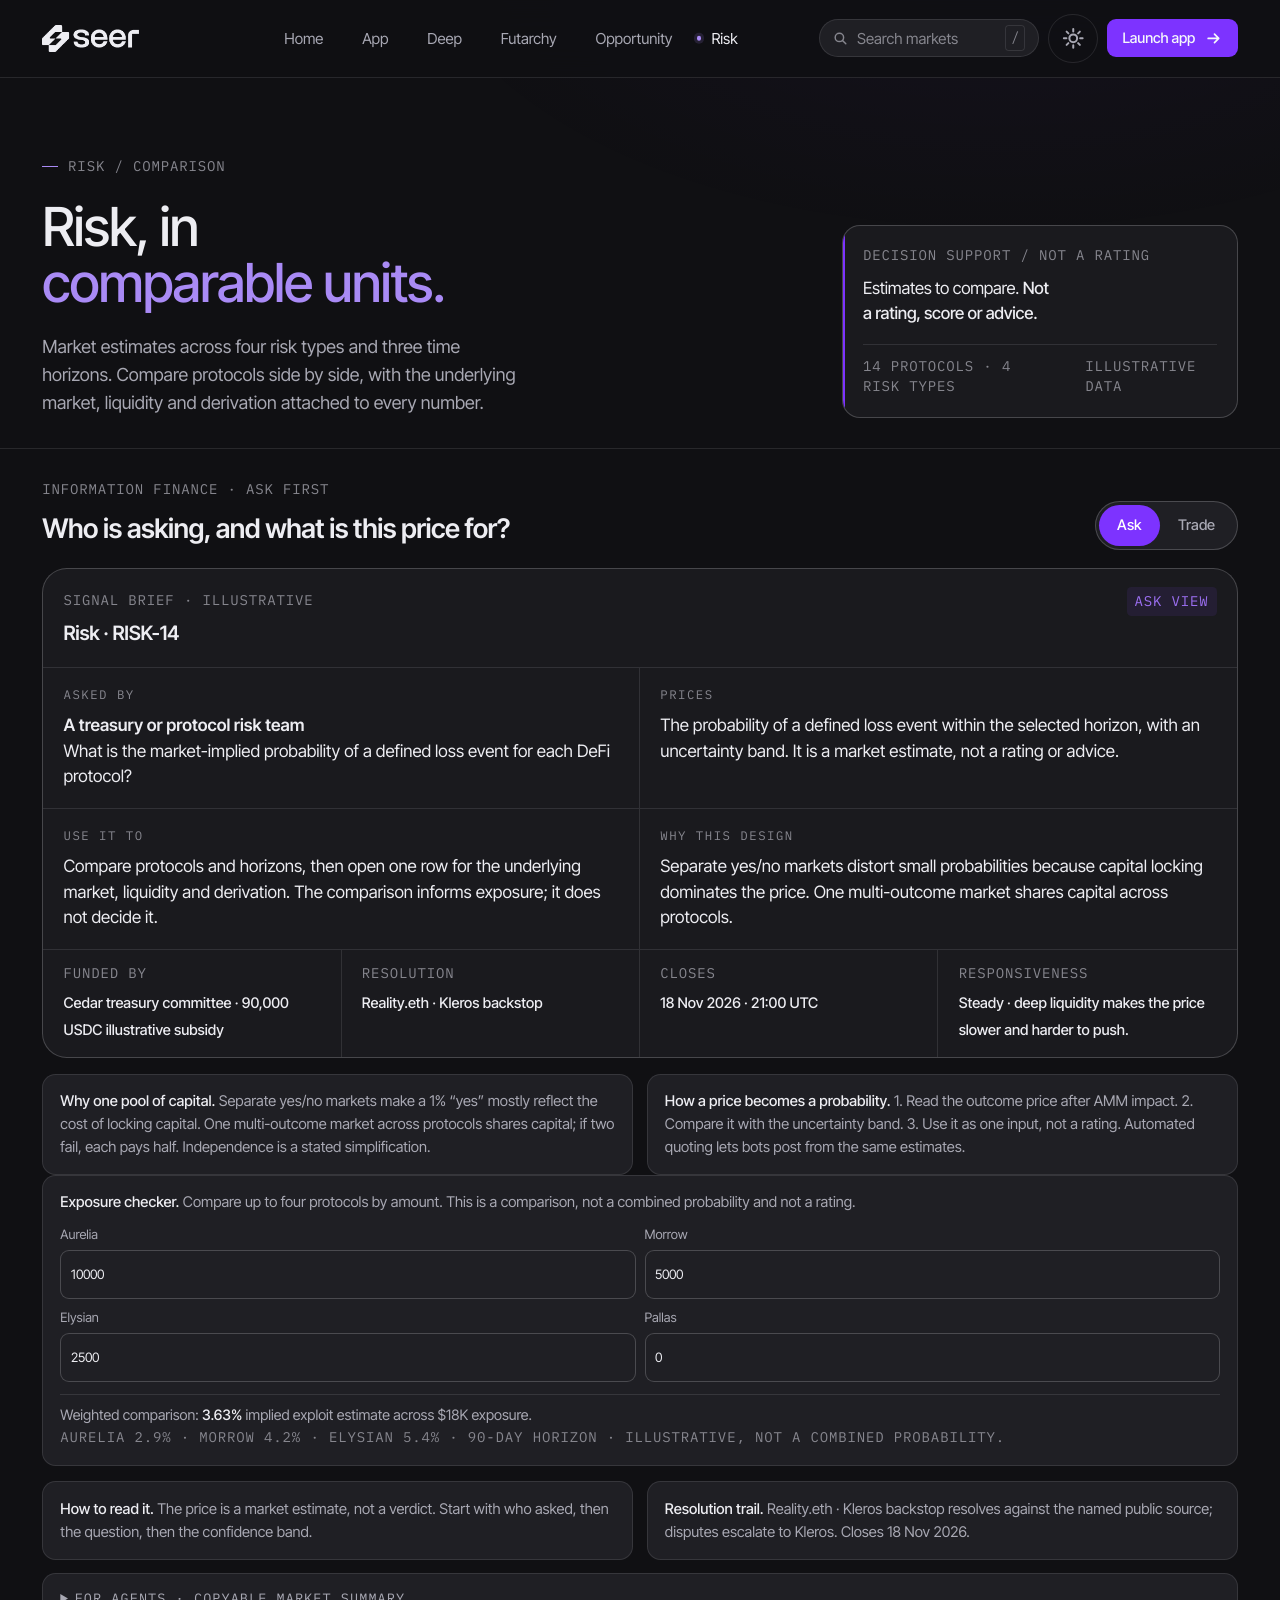
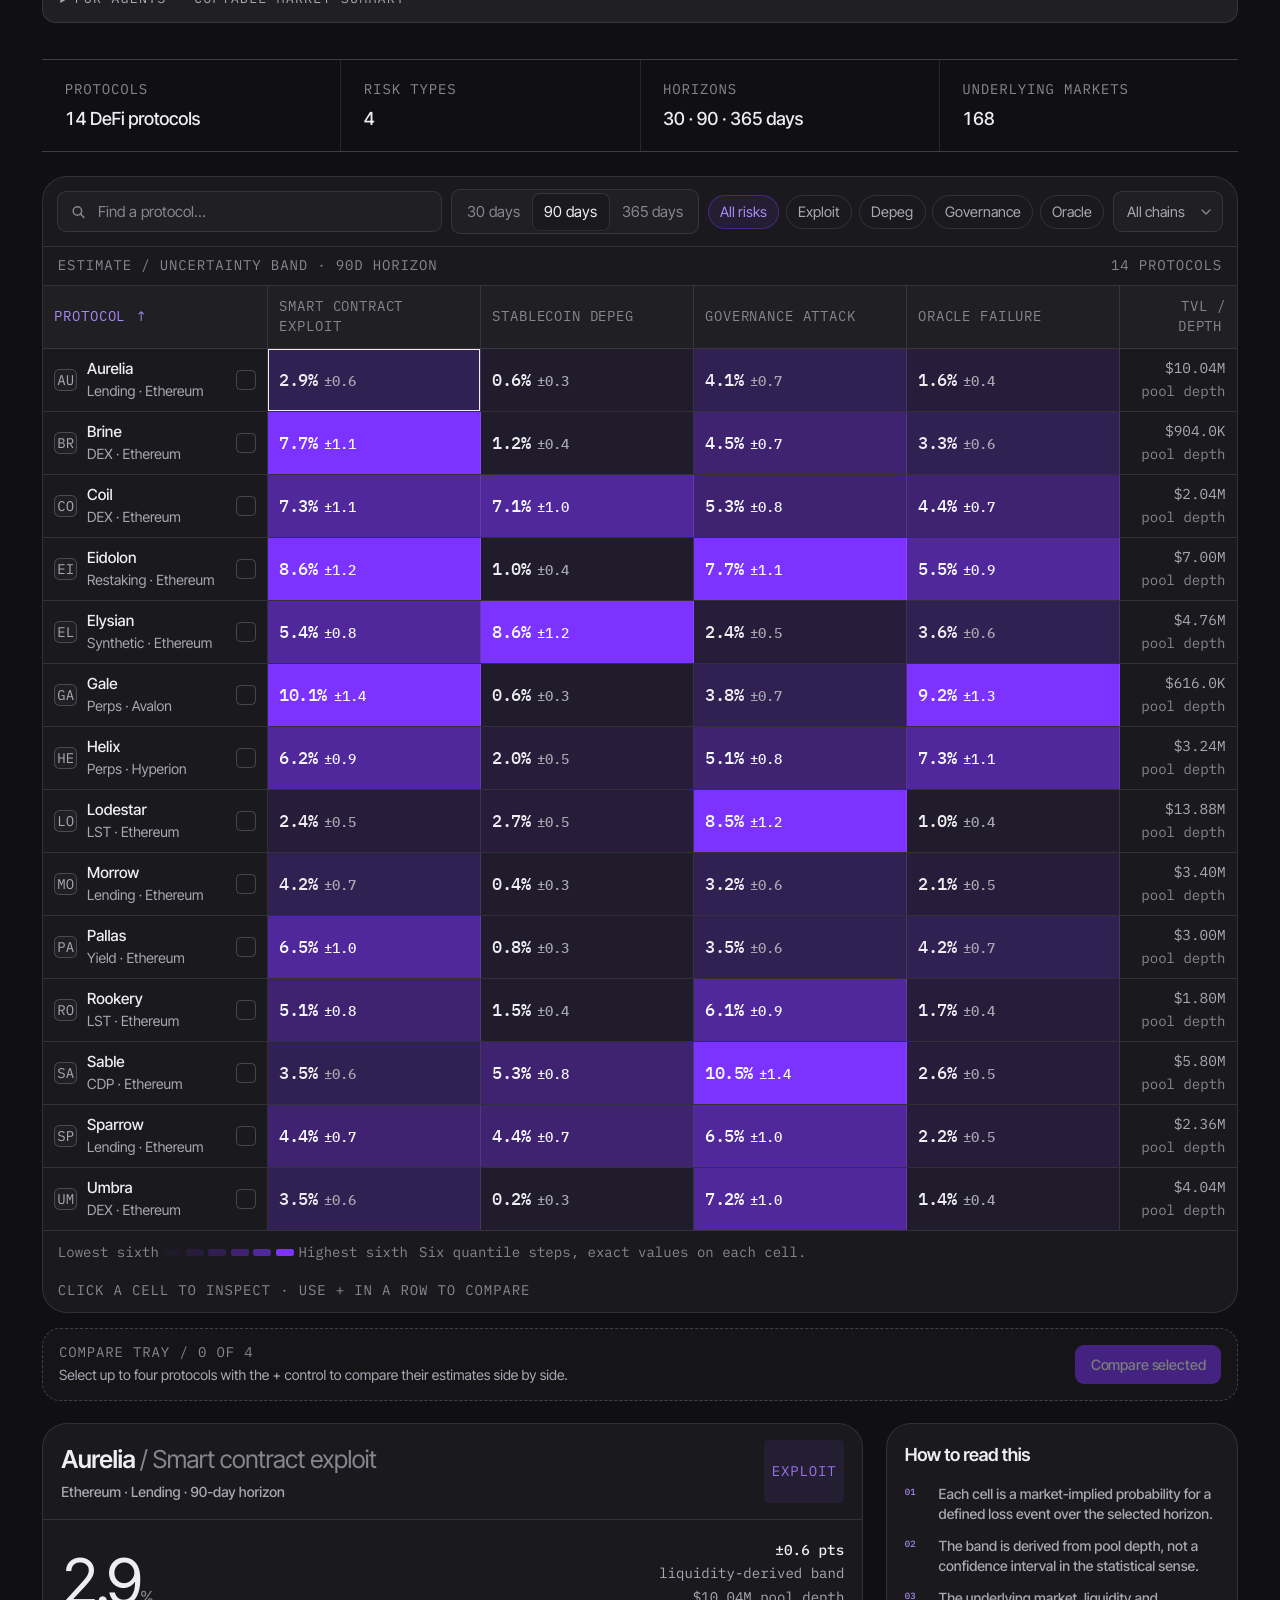
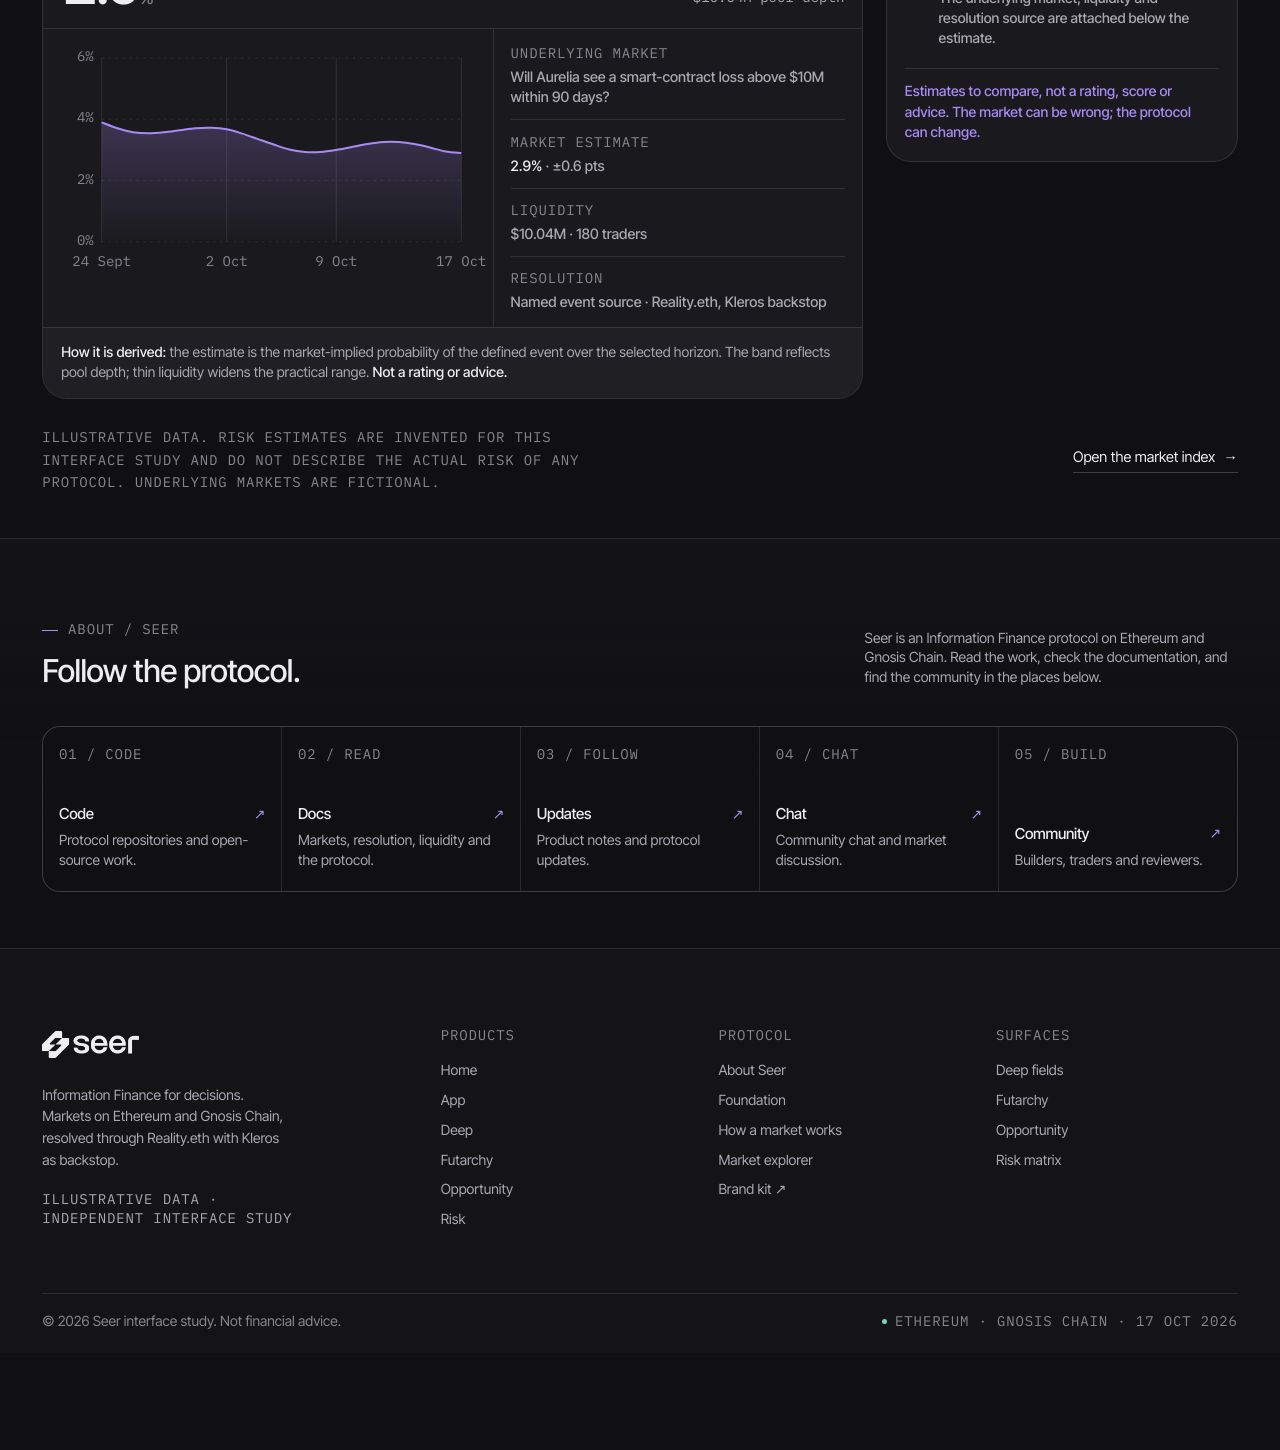
<file: risk/index.html>
<!doctype html>
<html lang="en">
<head>
  <meta charset="utf-8">
  <meta name="viewport" content="width=device-width, initial-scale=1">
  <meta name="description" content="Seer Risk: market-implied risk estimates across DeFi protocols, four risk types and three horizons.">
  <meta name="theme-color" content="#101013">
  <title>Seer Risk: market-implied risk, compared</title>
  <script>try{var t=localStorage.getItem('seer-theme');if(t==='light')document.documentElement.dataset.theme='light'}catch(e){}</script>
  <link rel="icon" href="../logo/favicon.png" type="image/png">
  <link rel="stylesheet" href="../shared/shared.css?v=39">
  <style>
    body { padding-bottom:5.375rem; }
    .risk-head { padding-block: clamp(44px, 5.6vw, 72px) 30px; border-bottom: 1px solid var(--line); }
    .risk-head-grid { display: grid; grid-template-columns:minmax(0, 1.3fr) minmax(18.75rem, .7fr); gap:clamp(2rem, 5vw, 4.5rem); align-items: end; }
    .risk-head h1 { max-width:13ch; margin-top:1.25rem; }
    .risk-head .lede { margin-top:1.25rem; max-width:54ch; }
    .decision-note { border: 1px solid var(--line-strong); border-radius:var(--r-lg); padding:1.125rem; background: var(--card); position: relative; overflow: hidden; }
    .decision-note::before { content: ""; position: absolute; left:0; top:0; bottom:0; width:.125rem; background: var(--primary); }
    .decision-note p { font-size:.9375rem; line-height:1.45; letter-spacing:-.015em; margin-top:.625rem; }
    .decision-note .foot { display: flex; justify-content: space-between; gap:.75rem; margin-top:1rem; padding-top:.6875rem; border-top: 1px solid var(--line); }

    .risk-meta { display: grid; grid-template-columns:repeat(4, minmax(0, 1fr)); border-bottom: 1px solid var(--line); }
    .risk-meta div { padding:.9375rem 1.25rem .9375rem 0; border-right: 1px solid var(--line); }
    .risk-meta div + div { padding-left:1.25rem; }
    .risk-meta div:last-child { border-right: 0; }
    .risk-meta .v { margin-top:.3125rem; font-size:.8125rem; color: var(--text); font-weight: 500; }

    .risk-main { padding-block: 24px 44px; }
    .matrix-panel { border: 1px solid var(--line); border-radius:var(--r-card); background: var(--card); overflow: hidden; }
    .matrix-controls { display: flex; flex-wrap: wrap; gap:.5rem; align-items: center; padding:.6875rem .75rem; border-bottom: 1px solid var(--line); }
    .matrix-controls .search-field { flex:1 1 12.5rem; height:2.25rem; min-width:0; }
    .matrix-controls .select { height:2.25rem; font-size:.6875rem; }
    .matrix-controls .chip-tab { height:1.875rem; font-size:.625rem; }
    .matrix-note { display: flex; justify-content: space-between; align-items: center; gap:.75rem; padding:.5rem .8125rem; border-bottom: 1px solid var(--line); flex-wrap: wrap; }
    .matrix-scroll { overflow-x: auto; }
    .risk-matrix { min-width:51.25rem; }
    .risk-matrix-head, .risk-row { display: grid; grid-template-columns:12.5rem repeat(4, minmax(7rem, 1fr)) 6.5rem; gap:0; align-items: stretch; }
    .risk-matrix-head { border-bottom: 1px solid var(--line); background: var(--surface); }
    .risk-matrix-head > * { padding:.625rem .625rem; font-family: var(--font-mono); font-size:.5312rem; letter-spacing:.06em; text-transform: uppercase; color: var(--muted); text-align: left; border-right: 1px solid var(--line); }
    .risk-matrix-head > *:last-child { border-right: 0; text-align: right; }
    .risk-matrix-head button { border: 0; cursor: pointer; background: transparent; height:auto; border-right: 1px solid var(--line); }
    .risk-matrix-head button:hover { color: var(--text); background: var(--card); }
    .risk-matrix-head button[data-active="true"] { color: var(--violet-text); }
    .risk-matrix-head .sort-mark { color: var(--violet-text); margin-left:.1875rem; }
    .risk-row { border-bottom: 1px solid var(--line); }
    .risk-row:last-child { border-bottom: 0; }
    .risk-row:hover { background: color-mix(in srgb, var(--surface) 60%, transparent); }
    .risk-row > * { border-right: 1px solid var(--line); }
    .risk-row > *:last-child { border-right: 0; }
    .protocol-cell { display: flex; align-items: center; gap:.5625rem; padding:.5rem .625rem; min-width:0; }
    .protocol-cell .mark { width:1.25rem; height:1.25rem; flex:none; border-radius:.3125rem; border: 1px solid var(--line-strong); display: grid; place-items: center; font-family: var(--font-mono); font-size:.4375rem; color: var(--text-2); background: var(--surface); }
    .protocol-cell .p-name { font-size:.7812rem; color: var(--text); font-weight: 500; white-space: nowrap; overflow: hidden; text-overflow: ellipsis; }
    .protocol-cell .p-sub { font-size:.5625rem; color: var(--text-2); margin-top:.125rem; white-space: nowrap; overflow: hidden; text-overflow: ellipsis; }
    .protocol-cell .cmp { margin-left:auto; flex:none; width:1.125rem; height:1.125rem; border-radius:.25rem; border: 1px solid var(--line-strong); background: transparent; display: grid; place-items: center; color: transparent; }
    .protocol-cell .cmp[aria-pressed="true"] { background: var(--primary); border-color: var(--primary); color: #fff; }
    .protocol-cell .cmp svg { width:.625rem; height:.625rem; }
    .risk-cell { position: relative; padding:0; border: 0; border-right: 1px solid var(--line); background: transparent; text-align: left; cursor: pointer; min-height:3.375rem; display: flex; flex-direction: column; justify-content: center; padding:.4375rem .625rem; transition: opacity 140ms, filter 140ms; }
    .risk-cell:hover { filter: brightness(1.14); }
    .risk-cell.is-dim { opacity: .3; }
    .risk-cell.is-selected { box-shadow: inset 0 0 0 1px var(--text); }
    .risk-cell .heat { position: absolute; inset:.1875rem; border-radius:.25rem; background: transparent; z-index: 0; }
    .risk-cell[data-step="0"] .heat { background: color-mix(in srgb, var(--primary) 6%, transparent); }
    .risk-cell[data-step="1"] .heat { background: color-mix(in srgb, var(--primary) 13%, transparent); }
    .risk-cell[data-step="2"] .heat { background: color-mix(in srgb, var(--primary) 23%, transparent); }
    .risk-cell[data-step="3"] .heat { background: color-mix(in srgb, var(--primary) 37%, transparent); }
    .risk-cell[data-step="4"] .heat { background: color-mix(in srgb, var(--primary) 56%, transparent); }
    .risk-cell[data-step="5"] .heat { background: var(--primary); }
    .risk-cell[data-step="0"] { background: color-mix(in srgb, var(--primary) 6%, var(--card)); }
    .risk-cell[data-step="1"] { background: color-mix(in srgb, var(--primary) 13%, var(--card)); }
    .risk-cell[data-step="2"] { background: color-mix(in srgb, var(--primary) 23%, var(--card)); }
    .risk-cell[data-step="3"] { background: color-mix(in srgb, var(--primary) 37%, var(--card)); }
    .risk-cell[data-step="4"] { background: color-mix(in srgb, var(--primary) 56%, var(--card)); }
    .risk-cell[data-step="5"] { background: var(--primary); }
    .risk-cell .heat { display:none; }
    .risk-cell .inner { position: relative; z-index: 1; display: flex; align-items: baseline; justify-content: space-between; gap:.375rem; }
    .risk-cell .v { font-family: var(--font-mono); font-size:.9375rem; font-weight: 500; letter-spacing:-.03em; font-variant-numeric: tabular-nums; }
    .risk-cell .b { font-family: var(--font-mono); font-size:.5rem; color: var(--text-2); font-weight: 500; }
    .risk-cell[data-step="3"] .v, .risk-cell[data-step="3"] .b,
    .risk-cell[data-step="4"] .v, .risk-cell[data-step="4"] .b,
    .risk-cell[data-step="5"] .v, .risk-cell[data-step="5"] .b { color:#f5f8fb; }
    [data-theme="light"] .risk-cell .v, [data-theme="light"] .risk-cell .b { color: var(--text); }
    [data-theme="light"] .risk-cell[data-step="5"] .v, [data-theme="light"] .risk-cell[data-step="5"] .b { color:#fff; }
    [data-theme="light"] .risk-cell[data-step="4"] .v, [data-theme="light"] .risk-cell[data-step="4"] .b { color: var(--text); }
    .depth-cell { text-align: right; padding:.5rem .625rem; font-family: var(--font-mono); font-size:.5625rem; color: var(--text-2); display: flex; flex-direction: column; justify-content: center; }
    .depth-cell span { font-size:.4375rem; color: var(--muted); margin-top:.125rem; }
    .matrix-foot { display: flex; justify-content: space-between; gap:1rem; align-items: center; padding:.625rem .8125rem; border-top: 1px solid var(--line); flex-wrap: wrap; }
    .heat-legend { display: flex; align-items: center; gap:.25rem; font-family: var(--font-mono); font-size:.5rem; color: var(--muted); }
    .heat-legend i { width:1rem; height:.4375rem; border-radius:.125rem; background: transparent; }
    .heat-legend i[data-step="0"] { background: color-mix(in srgb, var(--primary) 6%, transparent); }
    .heat-legend i[data-step="1"] { background: color-mix(in srgb, var(--primary) 13%, transparent); }
    .heat-legend i[data-step="2"] { background: color-mix(in srgb, var(--primary) 23%, transparent); }
    .heat-legend i[data-step="3"] { background: color-mix(in srgb, var(--primary) 37%, transparent); }
    .heat-legend i[data-step="4"] { background: color-mix(in srgb, var(--primary) 56%, transparent); }
    .heat-legend i[data-step="5"] { background: var(--primary); }

    .compare-empty { display: flex; align-items: center; justify-content: space-between; gap:1rem; margin-top:.875rem; padding:.75rem .875rem; border: 1px dashed var(--line-strong); border-radius:var(--r-lg); background: color-mix(in srgb, var(--card) 55%, transparent); flex-wrap: wrap; }
    .compare-empty p { font-size:.7188rem; color: var(--text-2); margin-top:.1875rem; }
    .compare-empty .btn { opacity: .45; }
    .risk-detail { display: grid; grid-template-columns:minmax(0, 1.4fr) minmax(18.75rem, .6fr); gap:1.25rem; margin-top:1.25rem; align-items: start; }
    .detail-main { border: 1px solid var(--line); border-radius:var(--r-card); background: var(--card); overflow: hidden; }
    .detail-head { display: flex; justify-content: space-between; gap:.875rem; padding:.875rem 1rem; border-bottom: 1px solid var(--line); flex-wrap: wrap; }
    .detail-head h2 { font-size:1.375rem; letter-spacing:-.025em; }
    .detail-head .sub { font-size:.75rem; color: var(--text-2); margin-top:.25rem; font-weight: 500; }
    .detail-estimate { display: flex; align-items: flex-end; justify-content: space-between; gap:1rem; padding:1rem; border-bottom: 1px solid var(--line); }
    .detail-estimate .big { font-size:3.5rem; line-height:.9; letter-spacing:-.06em; font-variant-numeric: tabular-nums; }
    .detail-estimate .big small { font-size:1rem; color: var(--muted); }
    .detail-estimate .band { font-family: var(--font-mono); font-size:.6562rem; color: var(--text-2); line-height:1.7; text-align: right; }
    .detail-estimate .band b { display: block; color: var(--text); font-weight: 500; font-size:.75rem; }
    .detail-body { display: grid; grid-template-columns:minmax(0, 1.1fr) minmax(12.5rem, .9fr); gap:0; }
    .detail-chart { padding:.625rem .875rem .625rem; border-right: 1px solid var(--line); min-width:0; }
    .detail-chart .chart-head { display: none; }
    .detail-chart .chart-caption { display: none; }
    .detail-facts { padding:.75rem .9375rem; display: grid; gap:.625rem; align-content: start; }
    .detail-facts .fact { padding-bottom:.5625rem; border-bottom: 1px solid var(--line); }
    .detail-facts .fact:last-child { border-bottom: 0; padding-bottom:0; }
    .detail-facts .k { font-family: var(--font-mono); font-size:.5312rem; letter-spacing:.08em; text-transform: uppercase; color: var(--muted); }
    .detail-facts .v { margin-top:.25rem; font-size:.7188rem; line-height:1.55; color: var(--text-2); font-weight: 500; }
    .detail-facts .v b { color: var(--text); font-weight: 500; }
    .detail-question { padding:.8125rem 1rem; border-top: 1px solid var(--line); font-size:.75rem; line-height:1.55; color: var(--text-2); background: var(--surface); }
    .detail-question b { color: var(--text); font-weight: 500; }

    .derive { border: 1px solid var(--line); border-radius:var(--r-card); background: var(--card); padding:1rem; }
    .derive h3 { font-size:1rem; letter-spacing:-.02em; }
    .derive ol { margin-top:.8125rem; display: grid; gap:.625rem; counter-reset: step; }
    .derive li { display: grid; grid-template-columns:1.375rem 1fr; gap:.5rem; font-size:.7188rem; line-height:1.55; color: var(--text-2); font-weight: 500; }
    .derive li::before { counter-increment: step; content: "0" counter(step); font-family: var(--font-mono); font-size:.5rem; color: var(--violet-text); padding-top:.0625rem; }
    .derive .persistent { margin-top:1rem; padding-top:.75rem; border-top: 1px solid var(--line); font-size:.6875rem; line-height:1.55; color: var(--violet-text); font-weight: 500; }

    .compare-tray { position: fixed; left:50%; transform: translateX(-50%); bottom:.875rem; z-index: 70; width:min(67.5rem, calc(100vw - 1.75rem)); background: color-mix(in srgb, var(--card) 94%, transparent); backdrop-filter: blur(16px); border: 1px solid var(--line-strong); border-radius:.875rem; box-shadow: 0 24px 70px -30px rgba(0,0,0,.85); }
    .tray-inner { display: flex; align-items: center; gap:.625rem; padding:.5625rem .75rem; flex-wrap: wrap; }
    .tray-chips { display: flex; gap:.3125rem; flex:1 1 18.75rem; flex-wrap: wrap; min-width:0; }
    .tray-chip { display: inline-flex; align-items: center; gap:.3125rem; height:1.625rem; padding:0 .375rem 0 .5rem; border: 1px solid var(--line); border-radius:var(--r-pill); background: var(--surface); font-size:.625rem; color: var(--text-2); }
    .tray-chip button { border: 0; background: transparent; color: var(--muted); display: grid; place-items: center; padding:0; }
    .tray-chip button:hover { color: var(--text); }
    .tray-empty { font-size:.625rem; color: var(--muted); padding-left:.125rem; }
    .tray-actions { display: flex; gap:.5rem; align-items: center; margin-left:auto; }
    .tray-count { font-family: var(--font-mono); font-size:.5312rem; color: var(--muted); }

    .drawer { position: fixed; inset:0; z-index: 100; display: grid; place-items: end; }
    .drawer[hidden] { display: none; }
    .drawer-backdrop { position: absolute; inset:0; background: rgba(4,3,8,.66); backdrop-filter: blur(4px); }
    .drawer-panel { position: relative; width:min(53.75rem, 100vw); height:100%; background: var(--bg); border-left: 1px solid var(--line-strong); padding:1.25rem; overflow: auto; animation: drawerIn 280ms var(--ease); }
    @keyframes drawerIn { from { transform: translateX(40px); opacity: 0; } }
    .drawer-head { display: flex; align-items: flex-start; justify-content: space-between; gap:1rem; padding-bottom:.875rem; border-bottom: 1px solid var(--line); }
    .drawer-head h2 { font-size:1.625rem; letter-spacing:-.04em; }
    .drawer-close { width:2rem; height:2rem; border: 1px solid var(--line); border-radius:50%; background: transparent; color: var(--text-2); display: grid; place-items: center; }
    .drawer-section { padding-top:1.125rem; }
    .drawer-section h3 { font-size:.8125rem; margin-bottom:.625rem; }
    .compare-chart { border: 1px solid var(--line); border-radius:.75rem; padding:.625rem; background: var(--card); }
    .compare-table { width:100%; border-collapse: collapse; font-size:.625rem; }
    .compare-table th, .compare-table td { text-align: right; padding:.5rem .375rem; border-bottom: 1px solid var(--line); }
    .compare-table th:first-child, .compare-table td:first-child { text-align: left; }
    .compare-table th { font-family: var(--font-mono); font-size:.4688rem; letter-spacing:.06em; text-transform: uppercase; color: var(--muted); font-weight: 400; }
    .compare-table td { color: var(--text-2); font-family: var(--font-mono); font-size:.5625rem; }
    .compare-table td:first-child { font-family: var(--font-ui); font-size:.6875rem; color: var(--text); }

    .risk-loading { padding:.625rem; display: grid; gap:.375rem; }
    .risk-loading .skeleton { height:2.75rem; border-radius:.25rem; }

    @media (max-width: 1180px) {
      .risk-matrix-head, .risk-row { grid-template-columns:11.25rem repeat(4, minmax(6.25rem, 1fr)) 5.625rem; }
      .risk-detail { grid-template-columns:1fr 18.75rem; }
    }
    @media (max-width: 980px) {
      .risk-head-grid { grid-template-columns:1fr; align-items: start; }
      .risk-meta { grid-template-columns:1fr 1fr; }
      .risk-meta div:nth-child(2) { border-right: 0; }
      .risk-meta div:nth-child(n+3) { border-top: 1px solid var(--line); }
      .risk-detail { grid-template-columns:1fr; }
      .detail-body { grid-template-columns:1fr; }
      .detail-chart { border-right: 0; border-bottom: 1px solid var(--line); }
    }
    @media (max-width: 680px) {
      body { padding-bottom:6.625rem; }
      .risk-head { padding-top:2.125rem; }
      .risk-meta { grid-template-columns:1fr 1fr; }
      .risk-meta div { padding:.75rem .75rem .75rem 0; }
      .risk-meta div + div { padding-left:.75rem; }
      .matrix-controls { gap:.3125rem; }
      .risk-matrix { min-width:45rem; }
      .risk-matrix-head, .risk-row { grid-template-columns:10rem repeat(4, minmax(5.625rem, 1fr)) 4.75rem; }
      .detail-estimate .big { font-size:2.75rem; }
      .compare-tray { bottom:.5rem; width:calc(100vw - 1rem); }
      .tray-inner { padding:.5rem; gap:.375rem; }
      .tray-chips { flex-basis:100%; }
      .tray-actions { width:100%; justify-content: space-between; }
      .drawer-panel { padding:.875rem; }
    }

    @media (min-width: 1024px) {
      body[data-page="risk"] .protocol-cell .mark,
      body[data-page="risk"] .protocol-cell .p-sub,
      body[data-page="risk"] .risk-cell .b,
      body[data-page="risk"] .risk-cell .h,
      body[data-page="risk"] .depth-cell span,
      body[data-page="risk"] .heat-legend,
      body[data-page="risk"] .matrix-note,
      body[data-page="risk"] .detail-head .sub,
      body[data-page="risk"] .detail-facts .k,
      body[data-page="risk"] .detail-question,
      body[data-page="risk"] .derive li,
      body[data-page="risk"] .derive .persistent,
      body[data-page="risk"] .compare-empty p,
      body[data-page="risk"] .compare-table th { font-size:.78rem; line-height:1.45; }
      body[data-page="risk"] .protocol-cell .p-name { font-size:.85rem; }
      body[data-page="risk"] .depth-cell,
      body[data-page="risk"] .detail-facts .v,
      body[data-page="risk"] .compare-table td { font-size:.8rem; }
      body[data-page="risk"] .detail-estimate .band { font-size:.78rem; }
      body[data-page="risk"] .detail-estimate .band b { font-size:.8rem; }
      body[data-page="risk"] .risk-meta .v { font-size:.8rem; }
      body[data-page="risk"] .chip-tab,
      body[data-page="risk"] .select,
      body[data-page="risk"] .btn,
      body[data-page="risk"] .btn-sm { font-size:.8rem; }
    }
  </style>
</head>
<body data-page="risk">
  <div id="site-header"></div>
  <main id="main">
    <section class="risk-head">
      <div class="wrap">
        <div class="risk-head-grid">
          <div>
            <p class="eyebrow">Risk / Comparison</p>
            <h1 class="h1">Risk, in<br><span class="accent">comparable units.</span></h1>
            <p class="lede">Market estimates across four risk types and three time horizons. Compare protocols side by side, with the underlying market, liquidity and derivation attached to every number.</p>
          </div>
          <aside class="decision-note">
            <div class="micro">Decision support / not a rating</div>
            <p>Estimates to compare. <strong style="font-weight:500">Not a rating, score or advice.</strong></p>
            <div class="foot"><span class="micro">14 protocols · 4 risk types</span><span class="micro">Illustrative data</span></div>
          </aside>
        </div>
      </div>
    </section>

    <div class="wrap">
      <div class="stat-strip stat-strip--meta" aria-label="Risk matrix details">
        <div class="stat"><div class="k"><span class="micro">Protocols</span></div><div class="v">14 DeFi protocols</div></div>
        <div class="stat"><div class="k"><span class="micro">Risk types</span></div><div class="v">4</div></div>
        <div class="stat"><div class="k"><span class="micro">Horizons</span></div><div class="v">30 · 90 · 365 days</div></div>
        <div class="stat"><div class="k"><span class="micro">Underlying markets</span></div><div class="v">168</div></div>
      </div>
    </div>

    <section class="risk-main">
      <div class="wrap">
        <section class="matrix-panel" aria-labelledby="matrix-title">
          <div class="matrix-controls">
            <label class="search-field">
              <span aria-hidden="true" id="risk-search-icon"></span>
              <input id="risk-search" type="search" placeholder="Find a protocol…" aria-label="Search protocols">
            </label>
            <div class="segmented" id="horizon-tabs" role="group" aria-label="Time horizon">
              <button type="button" data-horizon="30" aria-pressed="false">30 days</button>
              <button type="button" data-horizon="90" aria-pressed="true">90 days</button>
              <button type="button" data-horizon="365" aria-pressed="false">365 days</button>
            </div>
            <div class="chip-tabs" id="risk-tabs" role="group" aria-label="Highlight risk type">
              <button class="chip-tab" type="button" data-risk="All" aria-pressed="true">All risks</button>
              <button class="chip-tab" type="button" data-risk="exploit" aria-pressed="false">Exploit</button>
              <button class="chip-tab" type="button" data-risk="depeg" aria-pressed="false">Depeg</button>
              <button class="chip-tab" type="button" data-risk="governance" aria-pressed="false">Governance</button>
              <button class="chip-tab" type="button" data-risk="oracle" aria-pressed="false">Oracle</button>
            </div>
            <select class="select" id="chain-filter" aria-label="Filter by chain">
              <option value="All">All chains</option>
              <option value="Ethereum">Ethereum</option>
              <option value="Avalon">Avalon</option>
              <option value="Hyperion">Hyperion</option>
            </select>
          </div>
          <div class="matrix-note">
            <span class="micro" id="matrix-title">Estimate / uncertainty band · <span id="horizon-label">90D horizon</span></span>
            <span class="micro" id="matrix-count">14 protocols</span>
          </div>
          <div class="matrix-scroll">
            <div class="risk-matrix" role="table" aria-label="Risk estimates by protocol and risk type">
              <div class="risk-matrix-head" role="row">
                <button type="button" data-sort="name" role="columnheader">Protocol <span class="sort-mark" data-mark="name"></span></button>
                <button type="button" data-sort="exploit" role="columnheader">Smart contract exploit <span class="sort-mark" data-mark="exploit"></span></button>
                <button type="button" data-sort="depeg" role="columnheader">Stablecoin depeg <span class="sort-mark" data-mark="depeg"></span></button>
                <button type="button" data-sort="governance" role="columnheader">Governance attack <span class="sort-mark" data-mark="governance"></span></button>
                <button type="button" data-sort="oracle" role="columnheader">Oracle failure <span class="sort-mark" data-mark="oracle"></span></button>
                <button type="button" data-sort="tvl" role="columnheader">TVL / depth <span class="sort-mark" data-mark="tvl"></span></button>
              </div>
              <div id="matrix-rows"></div>
            </div>
          </div>
          <div class="matrix-foot">
            <div class="heat-legend"><span>Lowest sixth</span><i data-step="0" title="Step 1: lowest sixth"></i><i data-step="1" title="Step 2"></i><i data-step="2" title="Step 3"></i><i data-step="3" title="Step 4"></i><i data-step="4" title="Step 5"></i><i data-step="5" title="Step 6: highest sixth"></i><span>Highest sixth</span><span style="margin-left:.375rem">Six quantile steps, exact values on each cell.</span></div>
            <span class="micro" id="matrix-help">Click a cell to inspect · use + in a row to compare</span>
          </div>
        </section>

        <div class="compare-empty" id="compare-empty">
          <div><div class="micro">Compare tray / 0 of 4</div><p>Select up to four protocols with the + control to compare their estimates side by side.</p></div>
          <button class="btn btn-sm" type="button" disabled>Compare selected</button>
        </div>

        <section class="risk-detail" aria-labelledby="risk-detail-title">
          <div class="detail-main" id="risk-detail-main"></div>
          <aside class="derive" aria-label="How the estimate is derived">
            <h3>How to read this</h3>
            <ol>
              <li>Each cell is a market-implied probability for a defined loss event over the selected horizon.</li>
              <li>The band is derived from pool depth, not a confidence interval in the statistical sense.</li>
              <li>The underlying market, liquidity and resolution source are attached below the estimate.</li>
            </ol>
            <p class="persistent">Estimates to compare, not a rating, score or advice. The market can be wrong; the protocol can change.</p>
          </aside>
        </section>

        <div class="row mt-24" style="justify-content:space-between">
          <p class="micro" style="max-width:70ch;line-height:1.6">Illustrative data. Risk estimates are invented for this interface study and do not describe the actual risk of any protocol. Underlying markets are fictional.</p>
          <a class="link-arrow" href="../app/index.html">Open the market index <span aria-hidden="true">→</span></a>
        </div>
      </div>
    </section>
  </main>

  <div class="compare-tray" id="compare-tray" aria-label="Compare protocols" hidden>
    <div class="tray-inner">
      <span class="micro">Compare</span>
      <div class="tray-chips" id="tray-chips"><span class="tray-empty">Select up to four protocols from the matrix.</span></div>
      <div class="tray-actions"><span class="tray-count" id="tray-count">0 / 4</span><button class="btn btn-sm" type="button" id="compare-open" disabled>Compare selected</button></div>
    </div>
  </div>

  <div class="drawer" id="drawer" hidden>
    <div class="drawer-backdrop" id="drawer-backdrop"></div>
    <aside class="drawer-panel" role="dialog" aria-modal="true" aria-labelledby="drawer-title">
      <div class="drawer-head"><div><div class="micro" id="drawer-meta">Comparison</div><h2 id="drawer-title">Side by side</h2></div><button class="drawer-close" type="button" id="drawer-close" aria-label="Close comparison">✕</button></div>
      <div class="drawer-section"><h3 id="drawer-chart-title">Estimate history</h3><div class="compare-chart" id="compare-chart"></div></div>
      <div class="drawer-section"><h3>Estimates at <span id="drawer-horizon">90</span> days</h3><table class="compare-table" id="compare-table"></table></div>
      <div class="drawer-section"><p class="micro" style="line-height:1.6;max-width:70ch">These estimates are market-implied probabilities for defined loss events. They are not a rating, a recommendation or a prediction. Compare them with your own exposure, not instead of it.</p></div>
    </aside>
  </div>

    <section class="about-band" id="about" aria-labelledby="about-title">
      <div class="wrap">
        <div class="about-head">
          <div><p class="eyebrow">About / Seer</p><h2 class="h2" id="about-title">Follow the protocol.</h2></div>
          <p class="about-note">Seer is an Information Finance protocol on Ethereum and Gnosis Chain. Read the work, check the documentation, and find the community in the places below.</p>
        </div>
        <div class="about-links">
          <a class="about-link" href="https://github.com/seer-pm" target="_blank" rel="noopener noreferrer"><span class="about-index">01 / Code</span><span class="about-name">Code <span aria-hidden="true">↗</span></span><span class="about-desc">Protocol repositories and open-source work.</span></a>
          <a class="about-link" href="https://seer-3.gitbook.io/seer-documentation" target="_blank" rel="noopener noreferrer"><span class="about-index">02 / Read</span><span class="about-name">Docs <span aria-hidden="true">↗</span></span><span class="about-desc">Markets, resolution, liquidity and the protocol.</span></a>
          <a class="about-link" href="https://x.com/seer_pm?s=11" target="_blank" rel="noopener noreferrer"><span class="about-index">03 / Follow</span><span class="about-name">Updates <span aria-hidden="true">↗</span></span><span class="about-desc">Product notes and protocol updates.</span></a>
          <a class="about-link" href="https://t.me/Seerpredictionmarket" target="_blank" rel="noopener noreferrer"><span class="about-index">04 / Chat</span><span class="about-name">Chat <span aria-hidden="true">↗</span></span><span class="about-desc">Community chat and market discussion.</span></a>
          <a class="about-link" href="https://discord.com/invite/AYqDkeZuvk" target="_blank" rel="noopener noreferrer"><span class="about-index">05 / Build</span><span class="about-name">Community <span aria-hidden="true">↗</span></span><span class="about-desc">Builders, traders and reviewers.</span></a>
        </div>
      </div>
    </section>

  <div id="site-footer"></div>
  <script src="../shared/shared.js?v=39"></script>
  <script>
    (function () {
      const S = window.SEER, f = S.fmt;
      const R = S.risk;
      const protocols = R.protocols;
      const state = { horizon: 90, risk: 'All', q: '', chain: 'All', sort: 'name', dir: 1, selected: { protocol: 'Aurelia', risk: 'exploit' }, compare: [] };
      document.getElementById('risk-search-icon').innerHTML = S.icons.search;
      if (window.innerWidth < 700) document.getElementById('matrix-help').textContent = 'Swipe the matrix sideways for governance · oracle · depth';

      const descriptors = {
        exploit: { label: 'smart-contract loss above $10M', short: 'Exploit' },
        depeg: { label: 'stablecoin depeg below $0.97', short: 'Depeg' },
        governance: { label: 'governance attack with material loss', short: 'Governance' },
        oracle: { label: 'oracle failure lasting over 1 hour', short: 'Oracle' }
      };
      const histCache = new Map();
      function historyFor(p, type, horizon) {
        const key = p.name + type + horizon;
        if (histCache.has(key)) return histCache.get(key);
        const target = p.values[type][horizon];
        const base = p.history[p.history.length - 1].value;
        const vals = p.history.map((h) => ({ date: h.date, value: Math.max(0.02, (h.value / base) * target) }));
        vals[vals.length - 1].value = target;
        histCache.set(key, vals);
        return vals;
      }
      function band(v) { return (0.25 + v * 0.11).toFixed(1); }
      function stepFor(v) {
        const vals = [];
        protocols.forEach((p) => R.types.forEach((t) => vals.push(p.values[t.id][state.horizon])));
        vals.sort((a, b) => a - b);
        const qs = [1, 2, 3, 4, 5].map((k) => vals[Math.min(vals.length - 1, Math.floor(vals.length * k / 6))]);
        let step = 0;
        qs.forEach((q, i) => { if (v > q) step = i + 1; });
        return step;
      }
      function filtered() {
        let l = protocols.slice();
        if (state.q.trim()) {
          const q = state.q.toLowerCase();
          l = l.filter((p) => (p.name + ' ' + p.category + ' ' + p.chain).toLowerCase().includes(q));
        }
        if (state.chain !== 'All') l = l.filter((p) => p.chain === state.chain);
        if (state.sort === 'name') l.sort((a, b) => a.name.localeCompare(b.name) * state.dir);
        else if (state.sort === 'tvl') l.sort((a, b) => (a.tvl - b.tvl) * state.dir);
        else l.sort((a, b) => (a.values[state.sort][state.horizon] - b.values[state.sort][state.horizon]) * state.dir);
        return l;
      }

      function paintRows() {
        const list = filtered();
        document.getElementById('matrix-count').textContent = list.length + (list.length === 1 ? ' protocol' : ' protocols');
        document.getElementById('horizon-label').textContent = state.horizon + 'D horizon';
        document.querySelectorAll('#horizon-tabs button').forEach((b) => b.setAttribute('aria-pressed', String(Number(b.dataset.horizon) === state.horizon)));
        document.querySelectorAll('#risk-tabs .chip-tab').forEach((b) => b.setAttribute('aria-pressed', String(b.dataset.risk === state.risk)));
        document.querySelectorAll('[data-sort]').forEach((b) => {
          const active = b.dataset.sort === state.sort;
          b.dataset.active = active;
          const mark = b.querySelector('.sort-mark');
          if (mark) mark.textContent = active ? (state.dir > 0 ? '↑' : '↓') : '';
        });
        document.getElementById('matrix-rows').innerHTML = list.map((p) => {
          const cells = R.types.map((t) => {
            const v = p.values[t.id][state.horizon];
            const sel = state.selected.protocol === p.name && state.selected.risk === t.id;
            return '<button class="risk-cell' + (sel ? ' is-selected' : '') + (state.risk !== 'All' && state.risk !== t.id ? ' is-dim' : '') + '" data-step="' + stepFor(v) + '" type="button" data-protocol="' + p.name + '" data-risk="' + t.id + '" aria-label="' + p.name + ' ' + t.label + ' ' + v.toFixed(1) + ' percent at ' + state.horizon + ' days"><span class="heat"></span><span class="inner"><span class="v">' + v.toFixed(1) + '%</span><span class="b">±' + band(v) + '</span></span></button>';
          }).join('');
          const checked = state.compare.includes(p.name);
          return '<div class="risk-row" role="row">' +
            '<div class="protocol-cell" role="cell"><span class="mark" aria-hidden="true">' + p.name.slice(0, 2).toUpperCase() + '</span><div style="min-width:0"><div class="p-name">' + p.name + '</div><div class="p-sub">' + p.category + ' · ' + p.chain + '</div></div><button class="cmp" type="button" data-compare="' + p.name + '" aria-pressed="' + checked + '" aria-label="' + (checked ? 'Remove ' : 'Add ') + p.name + ' to compare">' + S.icons.check + '</button></div>' +
            cells +
            '<div class="depth-cell" role="cell">' + f.usd(p.liquidity) + '<span>pool depth</span></div>' +
            '</div>';
        }).join('');
        document.querySelectorAll('.risk-cell').forEach((b) => b.addEventListener('click', () => {
          state.selected = { protocol: b.dataset.protocol, risk: b.dataset.risk };
          paintRows();
          paintDetail();
        }));
        document.querySelectorAll('[data-compare]').forEach((b) => b.addEventListener('click', (ev) => { ev.stopPropagation(); toggleCompare(b.dataset.compare); }));
      }

      function paintDetail() {
        const p = protocols.find((x) => x.name === state.selected.protocol) || protocols[0];
        const t = R.types.find((x) => x.id === state.selected.risk) || R.types[0];
        const v = p.values[t.id][state.horizon];
        const hist = historyFor(p, t.id, state.horizon);
        document.getElementById('risk-detail-main').innerHTML =
          '<div class="detail-head"><div><h2 id="risk-detail-title">' + p.name + ' <span style="color:var(--muted);font-weight:400">/ ' + t.label + '</span></h2><div class="sub">' + p.chain + ' · ' + p.category + ' · ' + state.horizon + '-day horizon</div></div><span class="tag tag-violet">' + t.short + '</span></div>' +
          '<div class="detail-estimate"><div class="big">' + v.toFixed(1) + '<small>%</small></div><div class="band"><b>±' + band(v) + ' pts</b>liquidity-derived band<br>' + f.usd(p.liquidity) + ' pool depth</div></div>' +
          '<div class="detail-body"><div class="detail-chart" id="detail-chart"></div><div class="detail-facts">' +
          '<div class="fact"><div class="k">Underlying market</div><div class="v">Will ' + p.name + ' see a ' + descriptors[t.id].label + ' within ' + state.horizon + ' days?</div></div>' +
          '<div class="fact"><div class="k">Market estimate</div><div class="v"><b>' + v.toFixed(1) + '%</b> · ±' + band(v) + ' pts</div></div>' +
          '<div class="fact"><div class="k">Liquidity</div><div class="v">' + f.usd(p.liquidity) + ' · ' + f.num(p.traders) + ' traders</div></div>' +
          '<div class="fact"><div class="k">Resolution</div><div class="v">Named event source · Reality.eth, Kleros backstop</div></div>' +
          '</div></div>' +
          '<div class="detail-question"><b>How it is derived:</b> the estimate is the market-implied probability of the defined event over the selected horizon. The band reflects pool depth; thin liquidity widens the practical range. <b>Not a rating or advice.</b></div>';
        S.charts.line(document.getElementById('detail-chart'), {
          series: [{ name: t.short, values: hist.map((h) => h.value), color: 'var(--chart-1)', area: true }],
          labels: hist.map((h) => f.shortDate(h.date)),
          height: 210,
          yMin: 0,
          yMax: Math.max(5, Math.ceil(v * 1.8)),
          yTicks: 3,
          xTicks: 4,
          yFormat: (x) => x.toFixed(0) + '%',
          label: 'Estimate history for ' + p.name + ' ' + t.label,
          caption: 'Illustrative history · 24 days'
        });
      }

      function toggleCompare(name) {
        if (state.compare.includes(name)) state.compare = state.compare.filter((x) => x !== name);
        else if (state.compare.length >= 4) { S.toast('Compare tray is full', 'Remove one protocol before adding another.'); return; }
        else state.compare.push(name);
        paintRows();
        paintTray();
      }
      function paintTray() {
        document.getElementById('compare-tray').hidden = state.compare.length === 0;
        document.getElementById('compare-empty').hidden = state.compare.length !== 0;
        document.getElementById('tray-count').textContent = state.compare.length + ' / 4';
        document.getElementById('compare-open').disabled = state.compare.length < 2;
        const chips = document.getElementById('tray-chips');
        if (!state.compare.length) {
          chips.innerHTML = '<span class="tray-empty">Select up to four protocols from the matrix.</span>';
        } else {
          chips.innerHTML = state.compare.map((n) => '<span class="tray-chip">' + n + '<button type="button" data-remove="' + n + '" aria-label="Remove ' + n + '">' + S.icons.close + '</button></span>').join('');
          chips.querySelectorAll('[data-remove]').forEach((b) => b.addEventListener('click', () => toggleCompare(b.dataset.remove)));
        }
      }

      function openDrawer() {
        const drawer = document.getElementById('drawer');
        drawer.hidden = false;
        document.body.style.overflow = 'hidden';
        document.getElementById('drawer-close').focus();
        const selected = state.compare.map((n) => protocols.find((p) => p.name === n)).filter(Boolean);
        const risk = state.risk === 'All' ? 'exploit' : state.risk;
        const t = R.types.find((x) => x.id === risk);
        document.getElementById('drawer-horizon').textContent = state.horizon;
        document.getElementById('drawer-meta').textContent = selected.length + ' protocols · ' + state.horizon + '-day horizon';
        document.getElementById('drawer-chart-title').textContent = 'Estimate history · ' + t.label;
        const colors = ['var(--chart-1)', 'var(--chart-2)', 'var(--chart-3)', 'var(--chart-4)'];
        S.charts.line(document.getElementById('compare-chart'), {
          series: selected.map((p, i) => ({ name: p.name, values: historyFor(p, risk, state.horizon).map((h) => h.value), color: colors[i] })),
          labels: historyFor(selected[0], risk, state.horizon).map((h) => f.shortDate(h.date)),
          height: 220,
          yMin: 0,
          yMax: Math.max(...selected.map((p) => p.values[risk][state.horizon])) * 1.6,
          yTicks: 3,
          xTicks: 4,
          yFormat: (v) => v.toFixed(0) + '%',
          label: 'Comparison of market-implied risk estimates',
          caption: 'Illustrative history · selected risk type'
        });
        document.getElementById('compare-table').innerHTML = '<thead><tr><th>Protocol</th><th>Exploit</th><th>Depeg</th><th>Governance</th><th>Oracle</th></tr></thead><tbody>' +
          selected.map((p) => '<tr><td>' + p.name + '</td>' + R.types.map((t2) => '<td>' + p.values[t2.id][state.horizon].toFixed(1) + '%</td>').join('') + '</tr>').join('') +
          '</tbody>';
      }
      function closeDrawer() {
        document.getElementById('drawer').hidden = true;
        document.body.style.overflow = '';
        document.getElementById('compare-open').focus();
      }

      document.getElementById('horizon-tabs').addEventListener('click', (e) => {
        const b = e.target.closest('[data-horizon]');
        if (!b) return;
        state.horizon = Number(b.dataset.horizon);
        paintRows(); paintDetail();
      });
      document.getElementById('risk-tabs').addEventListener('click', (e) => {
        const b = e.target.closest('[data-risk]');
        if (!b) return;
        state.risk = b.dataset.risk;
        paintRows();
      });
      document.getElementById('chain-filter').addEventListener('change', (e) => { state.chain = e.target.value; paintRows(); });
      document.getElementById('risk-search').addEventListener('input', (e) => { state.q = e.target.value; paintRows(); });
      document.querySelectorAll('[data-sort]').forEach((b) => b.addEventListener('click', () => {
        if (state.sort === b.dataset.sort) state.dir *= -1;
        else { state.sort = b.dataset.sort; state.dir = 1; }
        paintRows();
      }));
      document.getElementById('compare-open').addEventListener('click', openDrawer);
      document.getElementById('drawer-close').addEventListener('click', closeDrawer);
      document.getElementById('drawer-backdrop').addEventListener('click', closeDrawer);
      document.addEventListener('keydown', (e) => { if (e.key === 'Escape' && !document.getElementById('drawer').hidden) closeDrawer(); });

      document.getElementById('matrix-rows').innerHTML = '<div class="risk-loading">' + Array.from({ length: 8 }).map(() => '<div class="skeleton"></div>').join('') + '</div>';
      document.getElementById('risk-detail-main').innerHTML = '<div style="padding:1rem"><div class="skeleton" style="height:1.5rem;width:44%"></div><div class="skeleton mt-16" style="height:3.25rem;width:30%"></div><div class="skeleton mt-16" style="height:12.5rem"></div></div>';
      setTimeout(() => {
        paintRows();
        paintDetail();
        paintTray();
      }, 520);
    })();
  </script>
</body>
</html>
</file>
<file: shared/shared.css>
@font-face {
  font-family: 'Inter Tight';
  font-style: normal;
  font-weight: 400 600;
  font-display: swap;
  src: url('../fonts/inter-tight-var.woff2') format('woff2');
}
@font-face {
  font-family: 'IBM Plex Mono';
  font-style: normal;
  font-weight: 400;
  font-display: swap;
  src: url('../fonts/ibm-plex-mono-400.woff2') format('woff2');
}
@font-face {
  font-family: 'IBM Plex Mono';
  font-style: normal;
  font-weight: 500;
  font-display: swap;
  src: url('../fonts/ibm-plex-mono-500.woff2') format('woff2');
}

/* ============================================================
   SEER / ELECTRIC FOUNDATION
   Shared foundation: tokens, type, shell, components, charts.
   ============================================================ */

:root {
  --lockup-mask:url("[data-uri]");
  --rays-mask:url("[data-uri]");
  color-scheme: dark;

  --bg:#101013;
  --hero:#0c0a16;
  --card:#1a1a1e;
  --surface:#1f1f24;
  --surface-2: #232329;
  --text:#ededf2;
  --text-2: #a8a8b3;
  --muted:#86868e;
  --primary:#7d33ff;
  --primary-strong:#8f55f7;
  --violet-text:#a98af5;
  --violet-soft:#241e33;
  --violet-2: #9c6ff2;
  --live:#dc251c;
  --live-text:#ff8b82;
  --success:#7ad9b0;
  --warning:#f0b46a;
  --focus:#a98af5;
  --line:rgba(237, 237, 242, .11);
  --line-strong:rgba(237, 237, 242, .21);
  --track:#242238;
  --chart-1: #a98af5;
  --chart-2: #7d33ff;
  --chart-3: #6f6b8f;
  --chart-4: #d8ccff;
  --hero-text:#e9eafa;
  --hero-muted:#a9a3c4;
  --feature:#0c0a16;
  --feature-text:#ededf2;
  --shadow-1: inset 0 1px 0 rgba(255, 255, 255, .035), 0 18px 40px -32px rgba(0, 0, 0, .9);
  --shadow-2: 0 30px 80px -48px rgba(0, 0, 0, .95);

  --font-ui:"Inter Tight", "PP Neue Montreal", -apple-system, BlinkMacSystemFont, "Segoe UI", Arial, sans-serif;
  --font-mono:"IBM Plex Mono", ui-monospace, SFMono-Regular, Menlo, Consolas, monospace;

  --fs-display:clamp(3.2rem, 5.4vw, 4.75rem);
  --fs-h1: clamp(2.4rem, 4.2vw, 3.5rem);
  --fs-h2: clamp(1.75rem, 2.4vw, 2.25rem);
  --fs-h3: 1.375rem;
  --fs-body:.9375rem;
  --fs-small:.8125rem;
  --fs-meta:.75rem;
  --fs-micro:.625rem;

  --r-xs:.25rem;
  --r-sm:.5rem;
  --r-md:.75rem;
  --r-lg:1rem;
  --r-card:1.375rem;
  --r-xl:1.75rem;
  --r-pill:62.4375rem;

  --gutter:clamp(1.25rem, 3.3vw, 3rem);
  --max:90rem;
  --section:clamp(4rem, 7vw, 6.5rem);
  --ease:cubic-bezier(.2, .7, .2, 1);
}

[data-theme="light"] {
  color-scheme: light;
  --bg:#f7f7f9;
  --hero:#f0edf9;
  --card:#ffffff;
  --surface:#f1f1f4;
  --surface-2: #e8e6ef;
  --text:#17171c;
  --text-2: #5c5c66;
  --muted:#6d6d78;
  --primary:#7d33ff;
  --primary-strong:#6c2bd9;
  --violet-text:#6c2bd9;
  --violet-soft:#efe9fc;
  --violet-2: #6c2bd9;
  --live:#c21c14;
  --live-text:#a11912;
  --success:#197a55;
  --warning:#8a5410;
  --focus:#6c2bd9;
  --line:rgba(23, 23, 28, .12);
  --line-strong:rgba(23, 23, 28, .22);
  --track:#d9d7e2;
  --chart-1: #6c2bd9;
  --chart-2: #9b6bf0;
  --chart-3: #8e8a9c;
  --chart-4: #c9b6f7;
  --hero-text:#17171c;
  --hero-muted:#5c5478;
  --feature:#0c0a16;
  --feature-text:#ededf2;
  --shadow-1: inset 0 1px 0 rgba(255, 255, 255, .7), 0 18px 40px -34px rgba(23, 23, 28, .35);
  --shadow-2: 0 30px 80px -50px rgba(23, 23, 28, .4);
}

*,
*::before,
*::after { box-sizing: border-box; }

[hidden] { display: none !important; }

html {
  font-size:100%;
  -webkit-text-size-adjust: 100%;
  scroll-behavior: smooth;
  scroll-padding-top: 5.25rem;
}

@media (min-width: 1024px) { html { font-size:112.5%; } }
@media (min-width: 1440px) { html { font-size:125%; } }
@media (min-width: 1920px) { html { font-size:137.5%; } }

body {
  margin:0;
  background: var(--bg);
  color: var(--text);
  font-family: var(--font-ui);
  font-size:var(--fs-body);
  line-height:1.55;
  -webkit-font-smoothing: antialiased;
  text-rendering: geometricPrecision;
  min-height:100vh;
}

body::before {
  content: "";
  position: fixed;
  inset:0;
  z-index: -1;
  pointer-events: none;
  background:
    radial-gradient(1000px 520px at 78% -8%, rgba(125, 51, 255, .075), transparent 60%);
  opacity: .65;
}

[data-theme="light"] body::before {
  background: radial-gradient(900px 500px at 80% -10%, rgba(125, 51, 255, .07), transparent 62%);
  opacity: 1;
}

::selection { background: var(--primary); color: #f5f8fb; }

img, svg { display: block; max-width:100%; }

button, input, select, textarea { font:inherit; color: inherit; }
button { cursor: pointer; }
a { color: inherit; text-decoration: none; }
p, h1, h2, h3, h4, ul, ol, figure { margin:0; }
ul, ol { padding:0; list-style: none; }
table { border-collapse: collapse; width:100%; }

:focus-visible {
  outline: 2px solid var(--focus);
  outline-offset: 2px;
  border-radius:.125rem;
}

::-webkit-scrollbar { width:.625rem; height:.625rem; }
::-webkit-scrollbar-track { background: transparent; }
::-webkit-scrollbar-thumb { background: var(--line-strong); border-radius:62.4375rem; border: 3px solid var(--bg); }
::-webkit-scrollbar-thumb:hover { background: var(--muted); }

/* ---------- Layout ---------- */

.wrap {
  width:100%;
  max-width:var(--max);
  margin-inline: auto;
  padding-inline: var(--gutter);
}

.section { padding-block: var(--section); }
.section-sm { padding-block: clamp(40px, 4.6vw, 68px); }
.tight { padding-block: clamp(32px, 3.4vw, 48px); }

.grid { display: grid; gap:1.5rem; }
.grid-12 { grid-template-columns:repeat(12, minmax(0, 1fr)); }
.grid-2 { grid-template-columns:repeat(2, minmax(0, 1fr)); }
.grid-3 { grid-template-columns:repeat(3, minmax(0, 1fr)); }
.grid-4 { grid-template-columns:repeat(4, minmax(0, 1fr)); }
.split { display: grid; grid-template-columns:minmax(0, 1.35fr) minmax(0, 1fr); gap:clamp(2rem, 5vw, 5rem); align-items: start; }
.split-wide { display: grid; grid-template-columns:minmax(0, 1.6fr) minmax(0, 1fr); gap:clamp(2rem, 5vw, 5rem); align-items: start; }
.row { display: flex; align-items: center; gap:.75rem; flex-wrap: wrap; }
.row-between { display: flex; align-items: center; justify-content: space-between; gap:1rem; flex-wrap: wrap; }
.stack-8 { display: grid; gap:.5rem; }
.stack-12 { display: grid; gap:.75rem; }
.stack-16 { display: grid; gap:1rem; }
.stack-24 { display: grid; gap:1.5rem; }
.stack-32 { display: grid; gap:2rem; }

.rule { height:.0625rem; background: var(--line); border: 0; margin:0; }
.rule-strong { height:.0625rem; background: var(--line-strong); border: 0; margin:0; }
.hairline-top { border-top: 1px solid var(--line); }
.hairline-bottom { border-bottom: 1px solid var(--line); }

/* ---------- Type ---------- */

.display {
  font-size:var(--fs-display);
  line-height:1.05;
  letter-spacing:-.02em;
  font-weight: 500;
  text-wrap: balance;
}
.h1 { font-size:var(--fs-h1); line-height:1.05; letter-spacing:-.02em; font-weight: 500; text-wrap: balance; }
.h2 { font-size:var(--fs-h2); line-height:1.08; letter-spacing:-.02em; font-weight: 500; text-wrap: balance; }
.h3 { font-size:var(--fs-h3); line-height:1.15; letter-spacing:-.02em; font-weight: 500; }
.h4 { font-size:1rem; line-height:1.3; letter-spacing:-.01em; font-weight: 500; }
.lede { font-size:clamp(1rem, 1.2vw, 1.125rem); line-height:1.55; color: var(--text-2); max-width:62ch; }
.body { color: var(--text-2); }
.small { font-size:var(--fs-small); line-height:1.5; color: var(--text-2); }
.meta { font-size:var(--fs-meta); color: var(--muted); }
.micro {
  font-family: var(--font-mono);
  font-size:var(--fs-micro);
  line-height:1.3;
  letter-spacing:.14em;
  text-transform: uppercase;
  color: var(--muted);
  font-weight: 400;
}
.mono { font-family: var(--font-mono); font-variant-numeric: tabular-nums; }
.num { font-variant-numeric: tabular-nums; letter-spacing:-.02em; }
.accent { color: var(--violet-text); }
.muted { color: var(--muted); }
.text-2 { color: var(--text-2); }
.text { color: var(--text); }
.strong { font-weight: 600; }
.nowrap { white-space: nowrap; }
.balance { text-wrap: balance; }
.pretty { text-wrap: pretty; }

.eyebrow {
  display: inline-flex;
  align-items: center;
  gap:.5625rem;
  font-family: var(--font-mono);
  font-size:var(--fs-micro);
  letter-spacing:.14em;
  text-transform: uppercase;
  color: var(--muted);
}
.eyebrow::before {
  content: "";
  width:.875rem;
  height:.0625rem;
  background: var(--violet-text);
  flex:none;
}
.eyebrow.no-rule::before { display: none; }

.section-head {
  display: grid;
  grid-template-columns:7.75rem minmax(0, 1fr) minmax(0, .72fr);
  gap:1.5rem;
  align-items: start;
  padding-top:1.25rem;
  border-top: 1px solid var(--line);
  margin-bottom:clamp(1.75rem, 4vw, 3rem);
}
.section-head .index { padding-top:.375rem; }
.section-head h2 { max-width:18ch; }
.section-head .head-note { max-width:48ch; justify-self: end; color: var(--text-2); font-size:var(--fs-small); line-height:1.55; }

.index {
  font-family: var(--font-mono);
  font-size:var(--fs-micro);
  letter-spacing:.12em;
  color: var(--violet-text);
  white-space: nowrap;
}

/* ---------- Buttons / controls ---------- */

.btn {
  --btn-bg:var(--primary);
  --btn-fg:#f5f8fb;
  display: inline-flex;
  align-items: center;
  justify-content: center;
  gap:.5625rem;
  min-height:2.625rem;
  padding:0 1.125rem;
  border-radius:var(--r-sm);
  border: 1px solid transparent;
  background: var(--btn-bg);
  color: var(--btn-fg);
  font-size:.875rem;
  font-weight: 500;
  letter-spacing:-.01em;
  line-height:1.2;
  transition: background var(--ease) 160ms, border-color 160ms, color 160ms, transform 160ms;
  white-space: nowrap;
  text-decoration: none;
}
.btn:hover { background: #8d49ff; }
.btn:active { transform: translateY(1px); }
.btn[disabled], .btn[aria-disabled="true"] { opacity: .45; pointer-events: none; }
.btn svg { width:.9375rem; height:.9375rem; flex:none; }

.btn-secondary { background: var(--violet-soft); color: var(--violet-2); border-color: transparent; }
.btn-secondary:hover { background: color-mix(in srgb, var(--violet-soft) 78%, var(--text) 22%); }
.btn-ghost { background: transparent; color: var(--text); border-color: var(--line-strong); }
.btn-ghost:hover { border-color: var(--text-2); background: var(--surface); }
.btn-quiet { background: transparent; color: var(--text-2); border-color: transparent; padding-inline: 10px; }
.btn-quiet:hover { color: var(--text); background: var(--surface); }
.btn-danger { background: transparent; color: var(--live-text); border-color: color-mix(in srgb, var(--live) 45%, transparent); }
.btn-sm { min-height:2.125rem; padding:0 .8125rem; font-size:.7812rem; border-radius:var(--r-sm); }
.btn-lg { min-height:3rem; padding:0 1.375rem; font-size:.9375rem; }
.btn-square { border-radius:0; }
.btn-pill { border-radius:var(--r-pill); }
.btn-icon { display:grid; place-items:center; width:2.75rem; min-width:2.75rem; height:2.75rem; padding:0; border-radius:50%; background: transparent; color: var(--text-2); border: 1px solid var(--line); line-height:0; text-align:center; }
.btn-icon:hover { color: var(--text); background: var(--surface); }
.btn-icon svg { grid-area:1 / 1; width:1.25rem; height:1.25rem; margin:0; display:block; }

.hero .btn { min-height:3rem; border-radius:0; padding-inline: 22px; }
.hero .btn-primary-hero { background: var(--primary); color: #f5f8fb; }
.hero .btn-ghost-hero { background: transparent; border-color: color-mix(in srgb, var(--hero-text) 48%, transparent); color: var(--hero-text); }
.hero .btn-ghost-hero:hover { background: color-mix(in srgb, var(--hero-text) 8%, transparent); border-color: var(--hero-text); }

.link-arrow {
  display: inline-flex;
  align-items: center;
  gap:.4375rem;
  color: var(--text);
  font-size:.8125rem;
  border-bottom: 1px solid var(--line-strong);
  padding-bottom:.1875rem;
  transition: border-color 160ms, color 160ms;
}
.link-arrow:hover { color: var(--violet-text); border-color: var(--violet-text); }
.link-arrow svg { width:.75rem; height:.75rem; }

.tag {
  display: inline-flex;
  align-items: center;
  gap:.375rem;
  padding:.25rem .4375rem;
  border-radius:var(--r-xs);
  background: var(--surface-2);
  color: var(--text-2);
  font-family: var(--font-mono);
  font-size:.5938rem;
  letter-spacing:.06em;
  text-transform: uppercase;
  line-height:1.15;
  white-space: nowrap;
}
.tag-outline { background: transparent; border: 1px solid var(--line-strong); }
.tag-violet { background: var(--violet-soft); color: var(--violet-2); }
.tag-open { color: var(--text-2); background: var(--surface-2); }
.tag-open .dot { width:.375rem; height:.375rem; border-radius:50%; background: var(--muted); }
.tag-live { color: var(--live-text); background: color-mix(in srgb, var(--live) 12%, transparent); }
.tag-live .dot { width:.375rem; height:.375rem; border-radius:50%; background: var(--live); animation: pulse 2.4s var(--ease) infinite; }
.tag-success { color: var(--success); background: color-mix(in srgb, var(--success) 12%, transparent); }
.tag-warning { color: var(--warning); background: color-mix(in srgb, var(--warning) 12%, transparent); }
.tag-chain { color: var(--muted); background: transparent; border: 1px solid var(--line); }

.status { display: inline-flex; align-items: center; gap:.375rem; font-size:.7188rem; color: var(--text-2); white-space: nowrap; }
.status .dot { width:.375rem; height:.375rem; border-radius:50%; background: var(--muted); flex:none; }
.status.is-open { color: var(--text-2); }
.status.is-open .dot { background: var(--muted); }
.status.is-live .dot { background: var(--live); box-shadow: 0 0 0 3px color-mix(in srgb, var(--live) 16%, transparent); }
.status.is-live { color: var(--live-text); }
.status.is-resolving { color: var(--violet-text); }
.status.is-resolving .dot { background: var(--violet-text); }
.status.is-closing .dot { background: var(--warning); }
.status.is-resolved .dot { background: var(--success); }

.icon { width:1rem; height:1rem; stroke: currentColor; fill: none; stroke-width: 1.6; stroke-linecap: round; stroke-linejoin: round; }
.icon-sm { width:.8125rem; height:.8125rem; }
.icon-lg { width:1.25rem; height:1.25rem; }

/* ---------- Top bar ---------- */

#site-header {
  position: sticky;
  top:0;
  z-index: 60;
}

.topbar {
  position: relative;
  z-index: 1;
  background: color-mix(in srgb, var(--bg) 86%, transparent);
  -webkit-backdrop-filter: blur(16px) saturate(120%);
  backdrop-filter: blur(16px) saturate(120%);
  border-bottom: 1px solid var(--line);
}
.topbar-inner {
  display:grid;
  grid-template-columns:9rem minmax(0, 1fr) 24rem;
  align-items:center;
  gap:1rem;
  min-height:4.25rem;
}
.brand { display: inline-flex; align-items: center; gap:.5625rem; flex:none; color: var(--text); height:2.125rem; }
.brand-lockup {
  width:5.375rem;
  height:1.5rem;
  display: block;
  flex:none;
  background: currentColor;
  -webkit-mask: var(--lockup-mask) center / contain no-repeat;
  mask: var(--lockup-mask) center / contain no-repeat;
}
.brand:hover .brand-lockup { color: var(--primary); }
.brand:focus-visible { outline-offset: 5px; }

.nav-products { grid-column:2; display:flex; align-items:center; justify-self:center; gap:.125rem; margin:0; }
.nav-products a {
  position: relative;
  display: inline-flex;
  align-items: center;
  min-height:2rem;
  padding:0 .6875rem 0 1.35rem;
  border-radius:var(--r-pill);
  color: var(--text-2);
  font-size:.7812rem;
  letter-spacing:-.005em;
  transition: color 160ms, background 160ms;
  white-space: nowrap;
}
.nav-products a:hover { color: var(--text); background: var(--surface); }
.nav-products a[aria-current="page"] { color: var(--text); }
.nav-products a[aria-current="page"]::before {
  content: "";
  position:absolute;
  left:.55rem;
  top:50%;
  width:.25rem;
  height:.25rem;
  margin:0;
  transform:translateY(-50%);
  border-radius:50%;
  background: var(--violet-text);
  box-shadow: 0 0 0 3px color-mix(in srgb, var(--violet-text) 14%, transparent);
}
.top-actions { grid-column:3; display:flex; align-items:center; justify-self:end; gap:.5rem; flex:none; }
.theme-toggle { display:grid; place-items:center; position:relative; }
.theme-toggle .moon { display: none; }
[data-theme="light"] .theme-toggle .moon { display: block; }
[data-theme="light"] .theme-toggle .sun { display: none; }
.top-search {
  display: inline-flex;
  align-items: center;
  gap:.5rem;
  width:12.25rem;
  height:2.125rem;
  padding:0 .75rem;
  border: 1px solid var(--line);
  border-radius:var(--r-pill);
  background: var(--surface);
  color: var(--muted);
  font-size:.78rem;
  transition: border-color 160ms, background 160ms;
}
.top-search:hover { border-color: var(--line-strong); color: var(--text-2); }
.top-search kbd { margin-left:auto; font-family: var(--font-mono); font-size:.5625rem; border: 1px solid var(--line); border-radius:.1875rem; padding:.0625rem .25rem; color: var(--muted); }
.top-search svg { width:.8125rem; height:.8125rem; }

.mobile-nav { display: none; }
.nav-rail {
  display: flex;
  gap:.25rem;
  overflow-x: auto;
  padding:.5rem var(--gutter) .625rem;
  border-top: 1px solid var(--line);
  scrollbar-width: none;
}
.nav-rail::-webkit-scrollbar { display: none; }
.nav-rail a { flex:none; padding:.375rem .625rem; border-radius:var(--r-pill); background: var(--surface); color: var(--text-2); font-size:.78rem; }
.nav-rail a[aria-current="page"] { color: #f5f8fb; background: var(--primary); }

/* ---------- About / community ---------- */

.about-band {
  border-top: 1px solid var(--line);
  padding-block: clamp(48px, 5.8vw, 76px) clamp(40px, 4.4vw, 56px);
  background: linear-gradient(180deg, color-mix(in srgb, var(--card) 38%, transparent), transparent 74%);
}
.about-head {
  display: grid;
  grid-template-columns:minmax(0, 1.15fr) minmax(17.5rem, .85fr);
  gap:clamp(1.5rem, 4vw, 3.5rem);
  align-items: end;
  margin-bottom:clamp(1.5rem, 3vw, 2.125rem);
}
.about-head .h2 { margin-top:.75rem; }
.about-note {
  max-width:46ch;
  justify-self: end;
  color: var(--text-2);
  font-size:.8125rem;
  line-height:1.55;
}
.about-links {
  display: grid;
  grid-template-columns:repeat(5, minmax(0, 1fr));
  gap:.0625rem;
  border: 1px solid var(--line);
  border-radius:var(--r-lg);
  background: var(--line);
  overflow: hidden;
}
.about-link {
  display: flex;
  flex-direction: column;
  gap:.5rem;
  min-height:9.125rem;
  padding:1rem .875rem 1.125rem;
  background: var(--bg);
  transition: background 160ms, color 160ms;
}
.about-link:hover, .about-link:focus-visible { background: var(--surface); }
.about-index {
  font-family: var(--font-mono);
  font-size:.5312rem;
  letter-spacing:.08em;
  text-transform: uppercase;
  color: var(--muted);
}
.about-name {
  display: flex;
  align-items: center;
  justify-content: space-between;
  gap:.625rem;
  margin-top:auto;
  font-size:1rem;
  line-height:1.15;
  letter-spacing:-.02em;
  font-weight: 500;
  color: var(--text);
}
.about-name span {
  color: var(--violet-text);
  font-family: var(--font-mono);
  font-size:.78rem;
  transition: transform 160ms;
}
.about-link:hover .about-name span { transform: translate(2px, -2px); }
.about-desc {
  color: var(--text-2);
  font-size:.6562rem;
  line-height:1.45;
  max-width:25ch;
}

/* ---------- Footer ---------- */

.footer {
  border-top: 1px solid var(--line);
  background: color-mix(in srgb, var(--bg) 65%, var(--card) 35%);
  padding-top:clamp(3rem, 6vw, 4.5rem);
}
.footer-main { display: grid; grid-template-columns:1.5fr repeat(3, 1fr); gap:2rem; padding-bottom:3.5rem; }
.footer-brand p { max-width:30ch; margin-top:1rem; color: var(--text-2); font-size:.8125rem; }
.footer h3 { letter-spacing:.06em; font-family: var(--font-mono); font-size:.625rem; letter-spacing:.14em; text-transform: uppercase; color: var(--muted); font-weight: 400; margin-bottom:.875rem; }
.footer-links { display: grid; gap:.5625rem; }
.footer-links a { color: var(--text-2); font-size:.8125rem; width:fit-content; }
.footer-links a:hover { color: var(--violet-text); }
.footer-bottom { border-top: 1px solid var(--line); padding-block: 18px 22px; display: flex; justify-content: space-between; gap:1rem; flex-wrap: wrap; align-items: center; }
.footer-bottom p { color: var(--muted); font-size:.6875rem; }
.footer-status { display: inline-flex; align-items: center; gap:.4375rem; color: var(--muted); font-family: var(--font-mono); font-size:.625rem; letter-spacing:.06em; text-transform: uppercase; }
.footer-status .dot { width:.3125rem; height:.3125rem; border-radius:50%; background: var(--success); }

/* ---------- Cards / surfaces ---------- */

.card {
  background: var(--card);
  border: 1px solid var(--line);
  border-radius:var(--r-card);
  box-shadow: var(--shadow-1);
}
.panel {
  background: var(--card);
  border: 1px solid var(--line);
  border-radius:var(--r-lg);
}
.feature {
  background: var(--feature);
  color: var(--feature-text);
  border-radius:var(--r-xl);
  border: 1px solid rgba(255, 255, 255, .09);
  box-shadow: var(--shadow-2);
}
.pad { padding:clamp(1rem, 2vw, 1.5rem); }
.pad-sm { padding:.875rem; }
.pad-lg { padding:clamp(1.5rem, 3vw, 2.25rem); }

.stat-strip {
  --stat-cols:4;
  display: grid;
  grid-template-columns:repeat(var(--stat-cols), minmax(0, 1fr));
  gap:1px;
  background:var(--line);
  border-top:1px solid var(--line);
  border-bottom:1px solid var(--line);
}
.stat {
  display:flex;
  flex-direction:column;
  min-width:0;
  padding:1.125rem 1.25rem;
  background:var(--bg);
}
.stat .k,
.stat .stat-label { display:flex; align-items:center; gap:.4375rem; margin:0 0 .5rem; }
.stat .v,
.stat .stat-value { margin:0; font-size:1.5rem; line-height:1.05; letter-spacing:-.03em; font-weight:500; font-variant-numeric:tabular-nums; }
.stat .s,
.stat .stat-sub { margin-top:.5rem; font-size:.6875rem; line-height:1.45; color:var(--muted); }
.trend-up { color: var(--success); }
.trend-down { color: var(--live-text); }

.prob {
  --p:50%;
  position: relative;
  height:.375rem;
  border-radius:var(--r-pill);
  background: var(--track);
  overflow: hidden;
}
.prob > span {
  position: absolute;
  inset:0 auto 0 0;
  width:var(--p);
  border-radius:inherit;
  background: linear-gradient(90deg, #7d33ff 0%, #9c6ff2 50%, #7d33ff 100%);
}
.prob.thin { height:.25rem; }
.prob.thick { height:.5rem; }
.prob.no > span { background: var(--violet-soft); }
.prob-label { display: flex; justify-content: space-between; gap:.625rem; font-size:.6875rem; color: var(--muted); margin-top:.4375rem; }

.chip-yes, .chip-no {
  display: inline-flex;
  align-items: center;
  justify-content: center;
  min-width:2.625rem;
  height:1.75rem;
  padding:0 .5rem;
  border-radius:var(--r-xs);
  font-family: var(--font-mono);
  font-size:.6875rem;
  line-height:1;
  border: 0;
  transition: filter 160ms, transform 160ms;
}
.chip-yes { background: #7d33ff; color: #f5f8fb; }
.chip-no { background: var(--violet-soft); color: var(--violet-2); }
.chip-yes:hover, .chip-no:hover { filter: brightness(1.08); }
.chip-yes:active, .chip-no:active { transform: translateY(1px); }
.chip-yes.is-selected { box-shadow: 0 0 0 1px #f5f8fb inset, 0 0 0 3px rgba(125, 51, 255, .2); }
.chip-no.is-selected { box-shadow: 0 0 0 1px var(--violet-2) inset; }

/* ---------- Market cards ---------- */

.market-grid { display: grid; grid-template-columns:repeat(4, minmax(0, 1fr)); gap:1rem; }
.market-card {
  display: flex;
  flex-direction: column;
  gap:.875rem;
  padding:.875rem;
  background: var(--card);
  border: 1px solid var(--line);
  border-radius:var(--r-card);
  text-align: left;
  transition: border-color 180ms, transform 180ms, background 180ms;
  min-width:0;
}
.market-card:hover, .market-card:focus-visible { border-color: var(--line-strong); transform: translateY(-2px); }
.market-card.is-selected { border-color: color-mix(in srgb, var(--primary) 60%, var(--line)); }
.market-card-top { display: flex; align-items: center; justify-content: space-between; gap:.5rem; }
.market-card-top .meta { font-family: var(--font-mono); font-size:.625rem; letter-spacing:.02em; display: inline-flex; gap:.3125rem; align-items: center; }
.market-card-top .meta svg { width:.6875rem; height:.6875rem; color: var(--muted); }
.market-question { font-size:.9375rem; line-height:1.28; font-weight: 500; letter-spacing:-.015em; color: var(--text); display: -webkit-box; -webkit-line-clamp: 3; -webkit-box-orient: vertical; overflow: hidden; min-height:3.84em; }
.market-card .prob { margin-top:auto; }
.market-card-foot { display: flex; align-items: center; justify-content: space-between; gap:.5rem; font-size:.6562rem; color: var(--muted); font-family: var(--font-mono); }
.market-card-foot .dot-sep { opacity: .55; }
.outcomes { display: grid; gap:.375rem; }
.outcome {
  display: flex;
  align-items: center;
  gap:.5rem;
  min-height:2rem;
  padding:.25rem .375rem .25rem .5rem;
  border-radius:var(--r-sm);
  background: var(--surface);
  border: 0;
  width:100%;
  text-align: left;
}
.outcome:hover { background: var(--surface-2); }
.outcome .outcome-label { font-size:.78rem; color: var(--text-2); min-width:0; overflow: hidden; text-overflow: ellipsis; white-space: nowrap; }
.outcome .outcome-price { margin-left:auto; font-family: var(--font-mono); font-size:.6875rem; color: var(--text); }
.outcome .chip-yes, .outcome .chip-no { height:1.5rem; min-width:2.375rem; font-size:.625rem; }

.binary-actions { display: grid; grid-template-columns:1fr 1fr; gap:.375rem; }
.binary-actions .btn { min-height:2.25rem; border-radius:var(--r-sm); font-size:.78rem; }
.binary-actions .btn-no { background: var(--violet-soft); color: var(--violet-2); }
.binary-actions .btn-no:hover { background: color-mix(in srgb, var(--violet-soft) 82%, var(--text) 18%); }
.prob-big { font-size:1.75rem; line-height:1; letter-spacing:-.05em; font-variant-numeric: tabular-nums; }
.prob-big small { font-size:.78rem; letter-spacing:0; color: var(--muted); margin-left:.125rem; }

/* ---------- Filter / controls ---------- */

.filterbar {
  display: flex;
  flex-wrap: wrap;
  gap:.625rem;
  align-items: center;
  padding:.75rem;
  border: 1px solid var(--line);
  border-radius:var(--r-lg);
  background: var(--card);
}
.search-field {
  display: flex;
  align-items: center;
  gap:.5625rem;
  height:2.5rem;
  padding:0 .75rem;
  min-width:14.375rem;
  flex:1 1 14.375rem;
  border: 1px solid var(--line);
  border-radius:var(--r-sm);
  background: var(--surface);
  color: var(--muted);
  transition: border-color 160ms, background 160ms;
}
.search-field:focus-within { border-color: var(--focus); background: var(--card); }
.search-field svg { width:.875rem; height:.875rem; flex:none; }
.search-field input { border: 0; background: transparent; outline: 0; width:100%; font-size:.8125rem; color: var(--text); }
.search-field input::placeholder { color: var(--muted); }

.select, .input {
  height:2.5rem;
  padding:0 1.875rem 0 .6875rem;
  border: 1px solid var(--line);
  border-radius:var(--r-sm);
  background: var(--surface) url("data:image/svg+xml,%3Csvg xmlns='http://www.w3.org/2000/svg' width='10' height='6' viewBox='0 0 10 6'%3E%3Cpath d='M1 1l4 4 4-4' fill='none' stroke='%2386868e' stroke-width='1.3' stroke-linecap='round'/%3E%3C/svg%3E") no-repeat right 11px center;
  color: var(--text-2);
  font-size:.78rem;
  appearance: none;
  cursor: pointer;
}
.select:focus, .input:focus { border-color: var(--focus); outline: 0; }

.segmented {
  display: inline-flex;
  padding:.1875rem;
  gap:.125rem;
  border: 1px solid var(--line);
  border-radius:var(--r-sm);
  background: var(--surface);
}
.segmented button, .segmented a {
  display: inline-flex;
  align-items: center;
  justify-content: center;
  gap:.375rem;
  height:2rem;
  padding:0 .625rem;
  border: 0;
  border-radius:.375rem;
  background: transparent;
  color: var(--muted);
  font-size:.7188rem;
  white-space: nowrap;
  transition: background 160ms, color 160ms;
}
.segmented button:hover, .segmented a:hover { color: var(--text); }
.segmented button[aria-pressed="true"], .segmented a[aria-current="true"] { background: var(--card); color: var(--text); box-shadow: 0 1px 2px rgba(0,0,0,.25), 0 0 0 1px var(--line); }
.segmented svg { width:.8125rem; height:.8125rem; }

.chip-tabs { display: flex; flex-wrap: wrap; gap:.375rem; }
.chip-tab {
  height:1.875rem;
  padding:0 .625rem;
  border: 1px solid var(--line);
  border-radius:var(--r-pill);
  background: transparent;
  color: var(--text-2);
  font-size:.7188rem;
  transition: all 160ms;
}
.chip-tab:hover { border-color: var(--line-strong); color: var(--text); }
.chip-tab[aria-pressed="true"] { background: var(--violet-soft); border-color: color-mix(in srgb, var(--primary) 40%, transparent); color: var(--violet-text); }

.toggle { display: inline-flex; align-items: center; gap:.5625rem; font-size:.78rem; color: var(--text-2); cursor: pointer; }
.toggle input { appearance: none; width:2rem; height:1.125rem; border-radius:6.1875rem; background: var(--surface-2); position: relative; cursor: pointer; transition: background 160ms; flex:none; }
.toggle input::after { content: ""; position: absolute; top:.1875rem; left:.1875rem; width:.75rem; height:.75rem; border-radius:50%; background: var(--muted); transition: transform 160ms, background 160ms; }
.toggle input:checked { background: var(--primary); }
.toggle input:checked::after { transform: translateX(14px); background: #fff; }

/* ---------- Tables ---------- */

.table-wrap { overflow-x: auto; border: 1px solid var(--line); border-radius:var(--r-lg); background: var(--card); }
table.data { font-size:.78rem; min-width:40rem; }
table.data th {
  text-align: left;
  font-family: var(--font-mono);
  font-size:.5938rem;
  letter-spacing:.08em;
  text-transform: uppercase;
  font-weight: 400;
  color: var(--muted);
  padding:.6875rem .75rem;
  border-bottom: 1px solid var(--line);
  white-space: nowrap;
  background: var(--surface);
}
table.data th.num, table.data td.num { text-align: right; }
table.data td { padding:.6875rem .75rem; border-bottom: 1px solid var(--line); color: var(--text-2); vertical-align: middle; }
table.data tr:last-child td { border-bottom: 0; }
table.data tbody tr { transition: background 120ms; }
table.data tbody tr:hover { background: var(--surface); }
table.data tbody tr[aria-selected="true"] { background: var(--violet-soft); }
table.data tbody tr { cursor: pointer; }
table.data .cell-title { color: var(--text); font-family: var(--font-ui); font-size:.8125rem; font-weight: 500; }
table.data .mono { font-size:.6875rem; }
table.data .row-bar { width:5rem; }
table.data .mini-bar { width:100%; height:.25rem; border-radius:6.1875rem; background: var(--track); overflow: hidden; }
table.data .mini-bar span { display: block; height:100%; background: linear-gradient(90deg, #7d33ff, #a98af5); border-radius:inherit; }

/* ---------- Charts ---------- */

.chart { position: relative; width:100%; }
.chart svg { width:100%; height:auto; overflow: visible; }
.chart text { font-family: var(--font-mono); font-size:.5938rem; fill: var(--muted); letter-spacing:.02em; }
.chart .axis-line { stroke: var(--line); stroke-width: 1; }
.chart .grid-line { stroke: var(--line); stroke-width: 1; stroke-dasharray: 2 5; }
.chart .series-line { fill: none; stroke: var(--chart-1); stroke-width: 2; vector-effect: non-scaling-stroke; }
.chart .series-line.secondary { stroke: var(--chart-2); }
.chart .series-line.tertiary { stroke: var(--chart-3); }
.chart .series-area { fill: url(#areaGradient); opacity: .14; }
.chart .dot-point { fill: var(--card); stroke: var(--chart-1); stroke-width: 1.5; }
.chart .cursor-line { stroke: var(--line-strong); stroke-width: 1; stroke-dasharray: 3 3; }
.chart .annotation { fill: var(--text-2); font-size:.625rem; }
.chart svg .chart-title { fill: var(--text); font-family: var(--font-ui); font-size:.78rem; letter-spacing:0; }
.chart-head { display: flex; align-items: flex-start; justify-content: space-between; gap:.875rem; margin-bottom:.875rem; }
.chart-head .legend { display: flex; gap:.75rem; flex-wrap: wrap; }
.legend-item { display: inline-flex; align-items: center; gap:.3125rem; font-family: var(--font-mono); font-size:.5938rem; letter-spacing:.04em; text-transform: uppercase; color: var(--muted); }
.legend-item i { width:.875rem; height:.125rem; background: var(--chart-1); display: inline-block; }
.legend-item i.dash { background: repeating-linear-gradient(90deg, var(--chart-2) 0 3px, transparent 3px 6px); }
.legend-item i.sq { width:.4375rem; height:.4375rem; border-radius:.0625rem; }
.chart-tooltip {
  position: fixed;
  display: none;
  z-index: 90;
  min-width:8.25rem;
  padding:.5625rem .625rem;
  background: var(--surface);
  border: 1px solid var(--line-strong);
  border-radius:var(--r-sm);
  box-shadow: var(--shadow-2);
  pointer-events: none;
  opacity: 0;
  transform: translate(-50%, calc(-100% - 10px));
  transition: opacity 100ms;
}
.chart-tooltip.is-on { display: block; opacity: 1; }
.chart-tooltip .tt-date { font-family: var(--font-mono); font-size:.5625rem; color: var(--muted); letter-spacing:.04em; text-transform: uppercase; margin-bottom:.3125rem; }
.chart-tooltip .tt-row { display: flex; align-items: center; justify-content: space-between; gap:.875rem; font-size:.6875rem; color: var(--text-2); margin-top:.1875rem; }
.chart-tooltip .tt-row b { font-family: var(--font-mono); font-weight: 500; color: var(--text); font-variant-numeric: tabular-nums; }
.chart-tooltip .tt-row i { width:.375rem; height:.375rem; border-radius:50%; display: inline-block; margin-right:.3125rem; }
.chart-caption span { font-size:.78rem; }
.chart-caption { margin-top:.625rem; display: flex; justify-content: space-between; gap:.75rem; flex-wrap: wrap; font-size:.625rem; color: var(--muted); font-family: var(--font-mono); letter-spacing:.02em; }

/* ---------- Dot matrix ---------- */

.dot-matrix { display: grid; grid-template-columns:repeat(28, minmax(0, 1fr)); gap:.3125rem; width:100%; }
.dot-matrix i { display: block; aspect-ratio: 1; border-radius:50%; background: var(--line-strong); transition: background 400ms var(--ease), transform 400ms var(--ease); }
.dot-matrix i.on { background: var(--violet-text); }
.dot-matrix i.hot { background: var(--primary); }
.dot-matrix i.dim { background: color-mix(in srgb, var(--line-strong) 60%, transparent); }

/* ---------- Skeleton / empty ---------- */

.skeleton { position: relative; overflow: hidden; background: var(--surface); border-radius:.375rem; min-height:.75rem; }
.skeleton::after { content: ""; position: absolute; inset:0; transform: translateX(-100%); background: linear-gradient(90deg, transparent, color-mix(in srgb, var(--text) 7%, transparent), transparent); animation: shimmer 1.3s infinite; }
.skeleton-card { height:12.25rem; border-radius:var(--r-card); }
.skeleton-line { height:.625rem; }
.skeleton-line.w60 { width:60%; }
.skeleton-line.w40 { width:40%; }
.skeleton-line.w80 { width:80%; }
@keyframes shimmer { 100% { transform: translateX(100%); } }

.empty {
  display: grid;
  justify-items: center;
  gap:.625rem;
  padding:3rem 1.25rem;
  text-align: center;
  border: 1px dashed var(--line-strong);
  border-radius:var(--r-lg);
  color: var(--muted);
}
.empty .empty-title { color: var(--text); font-size:.9375rem; }
.empty p { max-width:38ch; font-size:.78rem; }

/* ---------- Trade ticket ---------- */

.trade {
  border: 1px solid var(--line);
  border-radius:var(--r-lg);
  background: var(--card);
  width:100%;
  min-width:0;
}
.trade-head { display: flex; align-items: flex-start; justify-content: space-between; gap:.75rem; padding:.75rem .875rem; border-bottom: 1px solid var(--line); }
.trade-kicker { margin-top:.5rem; }
.trade-head .h4 { font-size:.8125rem; line-height:1.25; letter-spacing:0; padding-block:.08em; }
.trade-body { padding:.875rem; display: grid; gap:.75rem; min-width:0; }
.trade-body > *, .trade-head > div { min-width:0; }
.trade .select, .trade-amount, .trade-amount input { min-width:0; max-width:100%; }
.trade-body .stack-8 .micro { margin-bottom:.15rem; }
.trade-side { display: grid; grid-template-columns:1fr 1fr; gap:.25rem; padding:.1875rem; background: var(--surface); border-radius:var(--r-sm); }
.trade-side button { height:2rem; border: 0; border-radius:.375rem; background: transparent; color: var(--muted); font-size:.78rem; transition: background 160ms, color 160ms; }
.trade-side button[aria-pressed="true"][data-side="yes"] { background: var(--primary); color: #f5f8fb; }
.trade-side button[aria-pressed="true"][data-side="no"] { background: var(--violet-soft); color: var(--violet-2); }
.trade-amount {
  display: flex;
  align-items: baseline;
  gap:.5rem;
  padding:.625rem 0 .25rem;
  border-bottom: 1px solid var(--line);
}
.trade-amount .currency { font-size:1rem; color: var(--muted); }
.trade-amount input { border: 0; background: transparent; outline: 0; width:100%; font-size:2rem; line-height:1; letter-spacing:-.04em; font-weight: 500; color: var(--text); font-variant-numeric: tabular-nums; }
.trade-amount input::placeholder { color: var(--muted); }
.trade-quick { display: grid; grid-template-columns:repeat(4, minmax(0,1fr)); gap:.25rem; }
.trade-quick button { height:1.75rem; min-width:0; padding-inline:.1rem; border: 0; border-radius:.375rem; background: var(--surface-2); color: var(--text-2); font-family: var(--font-mono); font-size:.6562rem; white-space:nowrap; }
.trade-quick button:hover { background: var(--violet-soft); color: var(--violet-2); }
.trade-rows { display: grid; gap:.4375rem; }
.trade-row { display: flex; align-items: baseline; justify-content: space-between; gap:.75rem; font-size:.7188rem; color: var(--muted); }
.trade-row b { font-family: var(--font-mono); font-weight: 400; color: var(--text-2); font-size:.6875rem; font-variant-numeric: tabular-nums; }
.trade-row b.positive { color: var(--success); }
.trade-row b.negative { color: var(--live-text); }
.trade-impact { height:.25rem; border-radius:6.1875rem; background: var(--track); overflow: hidden; margin-top:.125rem; }
.trade-impact span { display: block; height:100%; width:var(--impact, 0%); background: linear-gradient(90deg, #7d33ff, #9c6ff2); border-radius:inherit; transition: width 200ms; }
.trade-cta { width:100%; min-height:2.625rem; border-radius:var(--r-sm); }
.trade-cta[aria-disabled="true"] { background: var(--surface-2); color: var(--text-2); opacity: 1; cursor: not-allowed; }
.trade-cta[aria-disabled="true"]:hover { background: var(--surface-2); }
.trade-note { font-size:.625rem; line-height:1.5; color: var(--muted); padding-inline:.25em; padding-block:.15em; }
.trade-foot { display: flex; gap:.375rem; }
.trade-foot .btn:first-child { flex:1; }

/* ---------- Toast ---------- */

.toast-region { position: fixed; right:1.125rem; bottom:1.125rem; z-index: 120; display: grid; gap:.5rem; width:min(21.25rem, calc(100vw - 2.25rem)); }
.toast {
  display: flex;
  align-items: flex-start;
  gap:.625rem;
  padding:.75rem .875rem;
  background: var(--surface);
  border: 1px solid var(--line-strong);
  border-radius:var(--r-sm);
  box-shadow: var(--shadow-2);
  font-size:.78rem;
  color: var(--text-2);
  animation: toastIn 240ms var(--ease);
}
.toast b { color: var(--text); font-weight: 500; display: block; margin-bottom:.125rem; }
@keyframes toastIn { from { opacity: 0; transform: translateY(8px); } }

/* ---------- Utility / reveal ---------- */

.sr-only {
  position: absolute !important;
  width:.0625rem; height:.0625rem;
  padding:0; margin:-.0625rem;
  overflow: hidden; clip: rect(0, 0, 0, 0);
  white-space: nowrap; border: 0;
}
.skip-link {
  position: absolute;
  top:-6.25rem;
  left:.75rem;
  z-index: 200;
  background: var(--primary);
  color: #fff;
  padding:.625rem .875rem;
  border-radius:0 0 .5rem .5rem;
  font-size:.78rem;
}
.skip-link:focus { top:0; }
.hide { display: none !important; }
.mt-4 { margin-top:.25rem; } .mt-8 { margin-top:.5rem; } .mt-12 { margin-top:.75rem; }
.mt-16 { margin-top:1rem; } .mt-24 { margin-top:1.5rem; } .mt-32 { margin-top:2rem; }
.mb-8 { margin-bottom:.5rem; } .mb-16 { margin-bottom:1rem; } .mb-24 { margin-bottom:1.5rem; }

.reveal { opacity: 0; transform: translateY(16px); transition: opacity 600ms var(--ease), transform 600ms var(--ease); }
.reveal.in { opacity: 1; transform: none; }

@keyframes pulse { 0%, 100% { opacity: 1; } 50% { opacity: .45; } }

/* ---------- Responsive shell ---------- */

@media (max-width: 1180px) {
  .topbar-inner { grid-template-columns:8rem minmax(0, 1fr) 11rem; }
  .nav-products a { padding-left:1.1rem; padding-right:.5rem; font-size:.78rem; }
  .nav-products a::before { left:.4rem; }
  .top-search { display: none; }
  .market-grid { grid-template-columns:repeat(3, minmax(0, 1fr)); }
  .section-head { grid-template-columns:6rem minmax(0, 1fr) minmax(0, .8fr); }
  .footer-main { grid-template-columns:1.4fr repeat(3, 1fr); }
}

@media (max-width: 900px) {
  html { scroll-padding-top: 124px; }
  .nav-products { display: none; }
  .mobile-nav { display: block; }
  .topbar-inner { display:flex; min-height:3.75rem; }
  .top-actions { margin-left:auto; }
  .nav-rail a { min-height:2.75rem; }
  .btn, .btn-sm, .top-actions .btn, body .selected-actions .btn { min-height:2.75rem; }
  .chip-tab, .segmented button, .range-tabs button { min-height:2.75rem; }
  .search-field, .select { min-height:2.75rem; }
  .trade-quick button, .trade-side button { min-height:2.75rem; height:2.75rem; }
  .top-actions .btn, body[data-page="app"] .top-actions > a.btn { display:inline-flex; height:2.75rem; padding-inline:.75rem; font-size:.78rem; }
  .top-actions .btn svg { display:none; }
  .section-head { grid-template-columns:1fr; gap:.625rem; }
  .section-head .index { padding-top:0; }
  .section-head .head-note { justify-self: start; max-width:56ch; }
  .split, .split-wide { grid-template-columns:1fr; }
  .grid-3, .grid-4 { grid-template-columns:repeat(2, minmax(0, 1fr)); }
  .market-grid { grid-template-columns:repeat(2, minmax(0, 1fr)); }
  .stat-strip { grid-template-columns:repeat(2, minmax(0, 1fr)); }
  .stat-strip .stat:last-child:nth-child(odd) { grid-column:1 / -1; }
  .footer-main { grid-template-columns:1fr 1fr; }
  .footer-brand { grid-column: 1 / -1; }
  .about-head { grid-template-columns:1fr; }
  .about-note { justify-self: start; }
  .about-links { grid-template-columns:repeat(2, minmax(0, 1fr)); }
  .about-link { min-height:7.75rem; }
  .display { font-size:clamp(2.9rem, 8vw, 4rem); }
}

@media (max-width: 680px) {
  :root { --gutter:1.125rem; --section:3.5rem; }
  .topbar-inner { gap:.75rem; }
  .top-actions { gap:.3125rem; }
  .grid-2, .grid-3, .grid-4 { grid-template-columns:1fr; }
  .market-grid { grid-template-columns:1fr; gap:.75rem; }
  .stat-strip { grid-template-columns:1fr 1fr; }
  .stat { padding:.875rem .75rem; }
  .stat .stat-value, .stat .v { font-size:1.25rem; }
  .filterbar { padding:.625rem; }
  .search-field { flex-basis:100%; min-width:0; }
  .select { flex:1 1 auto; }
  .segmented { width:100%; overflow-x: auto; }
  .footer-main { grid-template-columns:1fr 1fr; gap:1.625rem; }
  .about-links { grid-template-columns:1fr; }
  .about-link { min-height:5.75rem; padding:.8125rem .875rem .9375rem; }
  .about-desc { max-width:34ch; }
  .footer-bottom { align-items: flex-start; }
  .trade-amount input { font-size:1.75rem; }
  .toast-region { right:.75rem; bottom:.75rem; width:calc(100vw - 1.5rem); }
  .display { font-size:clamp(2.6rem, 11vw, 3.4rem); }
  .h1 { font-size:clamp(2rem, 8.6vw, 2.8rem); }
  .h2 { font-size:1.65rem; }
}

@media (prefers-reduced-motion: reduce) {
  html { scroll-behavior: auto; }
  *, *::before, *::after { animation-duration: .001ms !important; animation-iteration-count: 1 !important; transition-duration: .001ms !important; }
  .reveal { opacity: 1; transform: none; }
}


/* ---------- Desktop type floor (root scales at 1024/1440/1920) ---------- */
@media (min-width: 1024px) {
  body .micro, body .eyebrow, body .index, body .tag, body .about-index,
  body .legend-item, body .legend-sub, body .field-key, body .lane-col-head,
  body .lane-label, body .risk-matrix-head > *, body .chart text, body .scatter-body text,
  body .footer h3, body .footer-status, body .trade-row, body .stat-sub, body .meta,
  body .small, body .about-desc, body .about-note, body .footer-links a, body .footer-bottom p,
  body .p-sub, body .team, body .lane-row .who span, body .review-note,
  body .review-row .name span, body .review-row .name .rnote, body .review-note .note,
  body .detail-head .sub, body .detail-facts .k, body .detail-question,
  body .compare-empty p, body .source-list li, body .chain-bar .top,
  body .trade-note, body .trade-side button, body .trade-quick button,
  body .mock-field .k, body .mock-field .v, body .path-node .k, body .path-node .s,
  body .primitive .pn, body .primitive .pd, body .stack-base-head .label, body .stack-base-head .coord,
  body .stack-detail .fact .k, body .step-btn .n, body .step-btn .d, body .receipt-row,
  body .review-row .price, body .review-row .score, body .sub-row .meta-col,
  body .sub-row .team, body .sub-row .score, body .sub-row .score span, body .sub-row .r,
  body .proposal-row .p-sub, body .proposal-row .p-split, body .proposal-row .p-score,
  body .proposal-row .p-score span, body .proposal-row .rank, body .lane-row .amt span {
    font-size: .78rem; line-height: 1.4;
  }
  body .micro, body .eyebrow, body .index, body .tag, body .about-index,
  body .legend-item, body .legend-sub, body .field-key, body .lane-col-head { letter-spacing: .06em; }
  body .micro, body .eyebrow, body .index, body .tag, body .about-index, body .feature-live, body .hero-meta, body .stack-axis span, body .k, body .label, body .footer h3 { letter-spacing: .06em !important; }
  body .lane-row, body .proposal-row, body .sub-row, body .trade-row, body .review-row,
  body table.data, body .depth-cell, body .risk-cell .b, body .risk-cell .h,
  body .compare-table td, body .compare-table th, body .detail-facts .v, body .about-link {
    font-size: .8rem; line-height: 1.45;
  }
  body .p-title, body .sub-row .title, body .market-question, body .protocol-cell .p-name {
    font-size: .85rem; line-height: 1.4;
  }
  body .trade-quick button, body .trade-side button, body .chip-tab, body .segmented button,
  body .nav-products a, body .nav-rail a, body .top-search, body .btn, body .btn-sm,
  body .select, body .input, body .search-field input, body .about-name { font-size: .84rem; }
  body .about-desc, body .about-note, body .footer-brand p, body .footer-bottom p { font-size: .78rem; }
  body .chart text, body .scatter-body text { font-size: .78rem; letter-spacing: 0; }
}

.chart .chart-title { margin-bottom:.3125rem; }
.chart-tooltip .tt-title { font-size:.6875rem; line-height:1.4; color:var(--text); max-width:14rem; margin-bottom:.375rem; }
.chart-tooltip .tt-gap { margin-top:.375rem; padding-top:.375rem; border-top:1px solid var(--line); color:var(--text); }
.chart .bar-label { font-family:var(--font-ui); font-size:.6562rem; letter-spacing:0; }
.field-label { font-family:var(--font-mono); font-size:.46875rem; fill:var(--muted); }
.chart-head .chart-title { font-size:.78rem; }
body .trade-row b { font-size:.8rem; }
body .chg span { font-size:.78rem !important; }
body .chg b { font-size:.8rem !important; }
body .top-search kbd { font-size:.78rem; }

html body :focus-visible, html body a:focus, html body button:focus, html body [tabindex]:focus { outline: 2px solid var(--violet-2) !important; outline-offset: 3px !important; }

p, .about-note, .trade-note { text-wrap: pretty; }
.lede, .head-note, .effect-empty, .decision-note p, .gap-copy, .layer-desc, .hero-sub, .q, .footer-brand .micro, .callout { text-wrap: balance; }

.micro { text-wrap: pretty; }
.proposal-card p { text-wrap: balance; }

.micro.balance, .balance { text-wrap: balance !important; }

h1, h2, .h1, .h2, .display { letter-spacing:-.02em !important; }
h1, .h1, .display { line-height:1.05 !important; }

@media (min-width: 1024px) { body .stat .s { font-size:.78rem; line-height:1.4; } }

@media (min-width: 1024px) { body .status { font-size:.78rem; } }

.chart .volume-bar { fill: var(--chart-1); opacity:.16; }

.stat-strip--meta .v { font-size:1rem; line-height:1.2; letter-spacing:-.015em; }


/* ============================================================
   INFORMATION FINANCE COMPONENTS
   ============================================================ */
:root { --rays-flip:-1; }
.hero-rays { transform:scaleX(var(--rays-flip)); transform-origin:center; }
.if-surface { padding-block:1.5rem 2rem; }
.if-topline { display:flex; align-items:flex-end; justify-content:space-between; gap:1.25rem; flex-wrap:wrap; margin-bottom:1rem; }
.if-topline h2 { margin:.35rem 0 0; font-size:1.5rem; letter-spacing:-.02em; }
.at-switch { display:inline-flex; border:1px solid var(--line-strong); border-radius:999px; padding:.1875rem; background:var(--surface); }
.at-switch button { min-height:2.25rem; padding:0 1rem; border:0; border-radius:999px; background:transparent; color:var(--text-2); font:500 .8125rem/1 var(--font-ui); cursor:pointer; }
.at-switch button[aria-pressed="true"] { background:var(--primary); color:#fff; }
.at-switch button:focus-visible { outline:2px solid var(--focus); outline-offset:2px; }
.if-brief { border:1px solid var(--line-strong); border-radius:var(--r-card); background:var(--card); overflow:hidden; }
.if-brief-head { display:flex; justify-content:space-between; gap:1rem; align-items:flex-start; padding:1rem 1.125rem; border-bottom:1px solid var(--line); }
.if-brief-head h3 { margin:.25rem 0 0; font-size:1.1rem; letter-spacing:-.015em; }
.if-brief-head .tag { flex:none; }
.sb-grid { display:grid; grid-template-columns:repeat(2,minmax(0,1fr)); }
.sb-row { padding:1rem 1.125rem; border-bottom:1px solid var(--line); min-width:0; }
.sb-row:nth-child(odd) { border-right:1px solid var(--line); }
.sb-row:nth-last-child(-n+2) { border-bottom:0; }
.sb-label { font-family:var(--font-mono); font-size:.6875rem; letter-spacing:.12em; text-transform:uppercase; color:var(--muted); }
.sb-value { margin-top:.45rem; font-size:.95rem; line-height:1.5; color:var(--text); }
.sb-meta { display:grid; grid-template-columns:repeat(4,minmax(0,1fr)); border-top:1px solid var(--line); }
.sb-meta div { padding:.8rem 1.125rem; border-right:1px solid var(--line); min-width:0; }
.sb-meta div:last-child { border-right:0; }
.sb-meta .micro { display:block; margin-bottom:.35rem; }
.sb-meta b { font-size:.8125rem; font-weight:500; color:var(--text); }
.sb-compact { display:none; padding:.8rem 1.125rem; color:var(--text-2); font-size:.85rem; white-space:nowrap; overflow:hidden; text-overflow:ellipsis; }
body.view-trade .if-brief .sb-body, body.view-trade .if-brief .sb-meta { display:none; }
body.view-trade .if-brief .sb-compact { display:block; }
body.view-ask .aside-ticket, body.view-ask .branch-ticket, body.view-ask .sel-ticket, body.view-ask .detail-ticket, body.view-ask .trade { display:none !important; }
body.view-trade .if-ask-only { display:none; }
.if-guidance { display:grid; grid-template-columns:repeat(2,minmax(0,1fr)); gap:.75rem; margin-top:.875rem; }
.if-note { border:1px solid var(--line); border-radius:var(--r-md); background:var(--surface); padding:.85rem .95rem; font-size:.82rem; color:var(--text-2); }
.if-note b { color:var(--text); font-weight:500; }
.for-agents { margin-top:.75rem; border:1px solid var(--line); border-radius:var(--r-md); background:var(--surface); }
.for-agents summary { cursor:pointer; padding:.75rem .95rem; font-family:var(--font-mono); font-size:.75rem; letter-spacing:.08em; text-transform:uppercase; color:var(--text-2); }
.for-agents pre { margin:0; padding:0 .95rem .95rem; overflow:auto; font:400 .72rem/1.55 var(--font-mono); color:var(--text-2); white-space:pre-wrap; }
.for-agents .copy-agent { margin:0 .95rem .95rem; }
.if-trade-slot { margin-top:.875rem; }
.agent-desk { border:1px solid var(--line-strong); border-radius:var(--r-card); background:var(--card); margin-top:1rem; overflow:hidden; }
.agent-desk-head { padding:1rem 1.125rem; border-bottom:1px solid var(--line); }
.agent-desk-head h3 { margin:.25rem 0 0; font-size:1.1rem; }
.agent-safety { margin:.5rem 0 0; color:var(--warning); font-size:.8rem; }
.agent-body { padding:1rem 1.125rem; display:grid; grid-template-columns:1fr 1fr; gap:1rem; }
.agent-field { display:flex; flex-direction:column; gap:.35rem; min-width:0; }
.agent-field label, .agent-field .micro { color:var(--text-2); font-size:.78rem; }
.agent-field input[type=range] { accent-color:var(--primary); width:100%; }
.agent-field input[type=number], .agent-field select { min-height:2.5rem; background:var(--surface); border:1px solid var(--line-strong); border-radius:var(--r-sm); color:var(--text); padding:0 .65rem; font:inherit; }
.agent-plan { grid-column:1 / -1; border:1px solid var(--line); border-radius:var(--r-md); background:var(--surface); padding:.8rem; }
.agent-plan table { width:100%; border-collapse:collapse; font-size:.78rem; }
.agent-plan th, .agent-plan td { text-align:right; padding:.35rem .3rem; border-bottom:1px solid var(--line); }
.agent-plan th:first-child, .agent-plan td:first-child { text-align:left; }
.agent-actions { grid-column:1 / -1; display:flex; gap:.5rem; flex-wrap:wrap; }
.agent-log { grid-column:1 / -1; max-height:12rem; overflow:auto; border-top:1px solid var(--line); padding-top:.5rem; }
.agent-log div { display:grid; grid-template-columns:4.2rem 4rem 1fr auto; gap:.5rem; padding:.35rem 0; border-bottom:1px solid var(--line); font:400 .74rem/1.4 var(--font-mono); color:var(--text-2); }
.agent-summary { grid-column:1 / -1; font-size:.85rem; color:var(--text-2); }
.agent-summary b { color:var(--text); }
.explorer-tabs { display:flex; gap:.25rem; overflow:auto; border-bottom:1px solid var(--line); padding:0 0 .5rem; margin:.9rem 0 0; }
.explorer-tabs button { flex:none; min-height:2.75rem; padding:0 .85rem; border:0; border-bottom:2px solid transparent; background:transparent; color:var(--text-2); font:500 .82rem/1 var(--font-ui); cursor:pointer; }
.explorer-tabs button[aria-selected="true"] { color:var(--text); border-bottom-color:var(--primary); }
.explorer-tabs button:focus-visible { outline:2px solid var(--focus); outline-offset:-2px; }
.explorer-view { margin-top:1rem; }
.explorer-table { width:100%; border-collapse:collapse; font-size:.82rem; }
.explorer-table th, .explorer-table td { text-align:left; padding:.7rem .6rem; border-bottom:1px solid var(--line); vertical-align:top; }
.explorer-table th { font:500 .7rem/1.2 var(--font-mono); letter-spacing:.08em; text-transform:uppercase; color:var(--muted); }
.explorer-table .num { text-align:right; }
.explorer-table tr[data-id] { cursor:pointer; }
.explorer-table tr[data-id]:hover { background:var(--surface); }
.search-wrap { position:relative; flex:1; min-width:14rem; }
.search-menu { position:absolute; z-index:60; left:0; right:0; top:calc(100% + .4rem); max-height:26rem; overflow:auto; background:var(--card); border:1px solid var(--line-strong); border-radius:var(--r-md); box-shadow:var(--shadow-2); padding:.4rem; }
.search-menu[hidden] { display:none; }
.search-group { padding:.65rem .65rem .25rem; font:500 .66rem/1 var(--font-mono); letter-spacing:.11em; text-transform:uppercase; color:var(--muted); }
.search-item { display:flex; justify-content:space-between; gap:1rem; width:100%; border:0; background:transparent; color:var(--text); padding:.55rem .65rem; border-radius:var(--r-xs); text-align:left; cursor:pointer; font:400 .8rem/1.3 var(--font-ui); }
.search-item:hover, .search-item:focus-visible { background:var(--surface); outline:none; }
.search-item span { color:var(--text-2); font-family:var(--font-mono); font-size:.7rem; }
.interface-badge { display:inline-flex; align-items:center; gap:.25rem; color:var(--violet-text); text-decoration:none; font-family:var(--font-mono); font-size:.68rem; letter-spacing:.06em; text-transform:uppercase; }
.interface-badge:hover { text-decoration:underline; }
.detail-breadcrumb { display:flex; gap:.35rem; align-items:center; color:var(--muted); font:400 .7rem/1 var(--font-mono); margin-bottom:.45rem; }
.detail-brief { margin:.75rem 0; }
.detail-notable { border:1px solid var(--line); border-radius:var(--r-md); padding:.7rem .8rem; margin:.6rem 0; font-size:.8rem; color:var(--text-2); }
.detail-notable b { color:var(--text); }
.detail-split { display:grid; grid-template-columns:1fr 1fr; gap:.5rem; margin:.6rem 0; }
.detail-split div { border:1px solid var(--line); border-radius:var(--r-sm); padding:.6rem; font-size:.78rem; }
.detail-split b { display:block; font-size:1rem; color:var(--text); }
.ask-drawer { position:fixed; z-index:90; top:0; right:0; bottom:0; width:min(31rem,100vw); background:var(--bg); border-left:1px solid var(--line-strong); box-shadow:var(--shadow-2); transform:translateX(102%); transition:transform .25s var(--ease); display:flex; flex-direction:column; }
.ask-drawer.is-open { transform:none; }
.ask-drawer-head { padding:1.1rem 1.15rem; border-bottom:1px solid var(--line); display:flex; justify-content:space-between; gap:1rem; align-items:center; }
.ask-drawer-body { padding:1.1rem 1.15rem; overflow:auto; }
.ask-step { border:1px solid var(--line); border-radius:var(--r-md); padding:.8rem; margin-bottom:.65rem; }
.ask-step .micro { margin-bottom:.4rem; }
.ask-choice { display:grid; grid-template-columns:1fr 1fr; gap:.4rem; }
.ask-choice button { min-height:2.75rem; border:1px solid var(--line-strong); border-radius:var(--r-sm); background:var(--surface); color:var(--text); padding:.5rem; font:400 .78rem/1.3 var(--font-ui); text-align:left; cursor:pointer; }
.ask-choice button[aria-pressed="true"] { border-color:var(--primary); background:var(--violet-soft); }
.ask-drawer input, .ask-drawer textarea, .ask-drawer select { width:100%; min-height:2.75rem; background:var(--surface); border:1px solid var(--line-strong); border-radius:var(--r-sm); color:var(--text); padding:.6rem .7rem; font:inherit; }
.ask-drawer textarea { min-height:5.5rem; resize:vertical; }
.ask-preview { border:1px solid var(--line-strong); border-radius:var(--r-md); padding:.8rem; background:var(--card); font-size:.8rem; color:var(--text-2); }
.ask-backdrop { position:fixed; inset:0; z-index:80; background:rgba(0,0,0,.5); opacity:0; pointer-events:none; transition:opacity .25s; }
.ask-backdrop.is-open { opacity:1; pointer-events:auto; }
@media (max-width:900px) {
  .at-switch button, .for-agents summary, .agent-field input[type=number], .agent-field select { min-height:2.75rem; }
  .sb-grid { grid-template-columns:1fr; }
  .sb-row:nth-child(odd) { border-right:0; }
  .sb-row:nth-last-child(-n+2) { border-bottom:1px solid var(--line); }
  .sb-row:last-child { border-bottom:0; }
  .sb-meta { grid-template-columns:1fr 1fr; }
  .sb-meta div:nth-child(2) { border-right:0; }
  .sb-meta div:nth-child(-n+2) { border-bottom:1px solid var(--line); }
  .if-guidance, .agent-body { grid-template-columns:1fr; }
  .agent-field, .agent-plan, .agent-actions, .agent-log, .agent-summary { grid-column:1; }
  .explorer-table { min-width:44rem; }
  .as-table { overflow-x:auto; }
  .ask-choice { grid-template-columns:1fr; }
}
@media (prefers-reduced-motion: reduce) { .ask-drawer, .ask-backdrop { transition:none; } }

.if-trade-only { display:none; }
body.view-trade .if-trade-only { display:block; }

/* Home: Information Finance */
.home-hero { min-height:calc(100vh - 4.25rem); min-height:calc(100dvh - 4.25rem); display:flex; flex-direction:column; justify-content:center; padding-block:clamp(2rem,5vw,4rem); }
.home-hero .hero-inner { align-items:center; }
.hero-brief { border:1px solid rgba(169,138,245,.35); border-radius:var(--r-xl); background:rgba(18,15,32,.82); color:#ededf2; box-shadow:var(--shadow-2); overflow:hidden; max-width:35rem; }
.hero-brief-head { display:flex; justify-content:space-between; align-items:center; gap:1rem; padding:1rem 1.125rem; border-bottom:1px solid rgba(237,237,242,.12); }
.hero-brief-head .micro { color:#bfbfe6; }
.hero-brief-question { padding:1.1rem 1.125rem .7rem; font-size:clamp(1.25rem,2.2vw,1.7rem); line-height:1.18; letter-spacing:-.02em; }
.hero-brief-grid { display:grid; grid-template-columns:1fr 1fr; }
.hero-brief-grid > div { padding:.8rem 1.125rem; border-top:1px solid rgba(237,237,242,.1); min-width:0; }
.hero-brief-grid > div:nth-child(odd) { border-right:1px solid rgba(237,237,242,.1); }
.hero-brief-grid .sb-label { color:#a9a3c4; }
.hero-brief-grid .sb-value { color:#e9eafa; font-size:.82rem; line-height:1.5; }
.hero-brief-foot { display:flex; gap:1rem; flex-wrap:wrap; justify-content:space-between; padding:.8rem 1.125rem; border-top:1px solid rgba(237,237,242,.12); font-family:var(--font-mono); font-size:.66rem; color:#a9a3c4; }
.two-sides { display:grid; grid-template-columns:1fr .8fr 1fr; gap:1rem; align-items:stretch; }
.side-card { border:1px solid var(--line); border-radius:var(--r-card); background:var(--card); padding:1.25rem; }
.side-card h3 { margin:.45rem 0 .5rem; font-size:1.3rem; }
.side-card p { color:var(--text-2); font-size:.88rem; }
.side-card ul { margin:.8rem 0 0; padding-left:1rem; color:var(--text-2); font-size:.82rem; line-height:1.8; }
.side-card.asker-side { border-top:2px solid var(--primary); }
.side-card.trader-side { border-top:2px solid var(--violet-2); }
.side-center { display:flex; flex-direction:column; align-items:center; justify-content:center; gap:.7rem; border:1px dashed var(--line-strong); border-radius:var(--r-card); padding:1rem; background:var(--surface); }
.seer-node { width:5rem; height:5rem; border-radius:50%; display:grid; place-items:center; background:var(--primary); box-shadow:0 0 0 10px color-mix(in srgb, var(--primary) 14%, transparent); }
.seer-node .brand-lockup { width:3.2rem; filter:brightness(0) invert(1); }
.side-wire { display:flex; gap:.35rem; flex-wrap:wrap; justify-content:center; font-family:var(--font-mono); font-size:.67rem; color:var(--text-2); text-transform:uppercase; letter-spacing:.05em; }
.side-wire span { border:1px solid var(--line); border-radius:999px; padding:.25rem .45rem; }
.resolution-node { font-family:var(--font-mono); font-size:.68rem; color:var(--violet-text); text-align:center; }
.r7-flow { list-style:none; margin:0; padding:0; display:grid; grid-template-columns:repeat(3,minmax(0,1fr)); gap:1px; background:var(--line); border:1px solid var(--line); border-radius:var(--r-card); overflow:hidden; }
.r7-flow li { background:var(--card); padding:1.15rem; display:flex; flex-direction:column; min-height:13rem; }
.r7-flow .n { font-family:var(--font-mono); font-size:.72rem; color:var(--violet-text); }
.r7-flow h3 { margin:.55rem 0 .4rem; font-size:1.05rem; }
.r7-flow p { margin:0; color:var(--text-2); font-size:.82rem; line-height:1.6; flex:1; }
.r7-flow a { margin-top:1rem; color:var(--violet-text); text-decoration:none; font-size:.8rem; }
.need-grid { display:grid; grid-template-columns:repeat(5,minmax(0,1fr)); gap:.75rem; }
.need-card { border:1px solid var(--line); border-radius:var(--r-md); background:var(--card); padding:1rem; text-decoration:none; color:var(--text); display:flex; flex-direction:column; min-height:12rem; }
.need-card:hover { border-color:var(--primary); }
.need-card h3 { margin:.5rem 0 .35rem; font-size:1.3rem; }
.need-card p { color:var(--text-2); font-size:.8rem; line-height:1.55; flex:1; }
.need-go { color:var(--violet-text); font-size:.75rem; margin-top:.7rem; }
.agent-callout { display:grid; grid-template-columns:1.1fr .9fr; gap:1.5rem; align-items:center; border:1px solid var(--line); border-radius:var(--r-card); background:var(--card); padding:1.5rem; }
.agent-callout h3 { margin:.4rem 0 .5rem; font-size:1.4rem; }
.agent-callout p { color:var(--text-2); font-size:.88rem; }
.agent-json { margin:0; border:1px solid var(--line); border-radius:var(--r-md); background:var(--surface); padding:1rem; font:400 .72rem/1.6 var(--font-mono); color:var(--text-2); overflow:auto; }
@media (max-width:1100px) {
  .two-sides { grid-template-columns:1fr; }
  .side-center { flex-direction:row; }
  .r7-flow { grid-template-columns:1fr 1fr; }
  .need-grid { grid-template-columns:1fr 1fr; }
}
@media (max-width:700px) {
  .hero-brief-grid { grid-template-columns:1fr; }
  .hero-brief-grid > div:nth-child(odd) { border-right:0; }
  .r7-flow, .need-grid { grid-template-columns:1fr; }
  .agent-callout { grid-template-columns:1fr; }
  .side-center { flex-direction:column; }
}

.if-list { margin:.55rem 0 0; padding:0; list-style:none; display:grid; gap:.35rem; font-size:.8rem; }
.if-list li { border-top:1px solid var(--line); padding-top:.35rem; }
.if-list b { color:var(--violet-text); font-family:var(--font-mono); margin-right:.35rem; }
.exposure-grid { display:grid; grid-template-columns:1fr 1fr; gap:.5rem; margin-top:.6rem; }
.exposure-grid label { display:flex; flex-direction:column; gap:.25rem; font-size:.72rem; color:var(--text-2); }
.exposure-grid input { min-height:2.75rem; background:var(--surface); border:1px solid var(--line-strong); border-radius:var(--r-sm); color:var(--text); padding:0 .55rem; font:inherit; }
.exposure-out { margin-top:.65rem; border-top:1px solid var(--line); padding-top:.55rem; font-size:.8rem; color:var(--text-2); }

.detail-brief .sb-grid { grid-template-columns:1fr; }
.detail-brief .sb-row:nth-child(odd) { border-right:0; }
.detail-brief .sb-row:nth-last-child(-n+2) { border-bottom:1px solid var(--line); }
.detail-brief .sb-row:last-child { border-bottom:0; }
.detail-brief .sb-meta { grid-template-columns:1fr 1fr; }
.detail-brief .sb-meta div:nth-child(2) { border-right:0; }
.detail-brief .sb-meta div:nth-child(-n+2) { border-bottom:1px solid var(--line); }
.detail-brief .sb-meta div:nth-child(3) { border-right:1px solid var(--line); }

.detail-tabs { overflow-x:auto; scrollbar-width:none; }
.detail-tabs::-webkit-scrollbar { display:none; }
.detail-tabs button { flex:none; }
@media (max-width:900px) { .detail-tabs button { min-height:2.75rem; } }

.home-hero .hero-actions .btn { min-width:9.5rem; justify-content:center; }
@media (max-width:390px) { .home-hero .hero-actions .btn { min-width:8.75rem; } }

@media (max-width:900px) { button, .btn, .btn-icon, select, summary { min-height:2.75rem; } }

@media (max-width:900px) { .search-field { min-height:2.75rem; } }

.agent-cards { display:grid; grid-template-columns:repeat(3,minmax(0,1fr)); gap:.6rem; margin-bottom:1rem; }
.agent-card { border:1px solid var(--line); border-radius:var(--r-md); background:var(--card); padding:.85rem; }
.agent-card h3 { margin:.3rem 0 .25rem; font-size:1rem; }
.agent-card p { margin:0 0 .5rem; color:var(--text-2); font-size:.8rem; line-height:1.5; }
@media (max-width:900px) { .agent-cards { grid-template-columns:1fr; } }
</file>
